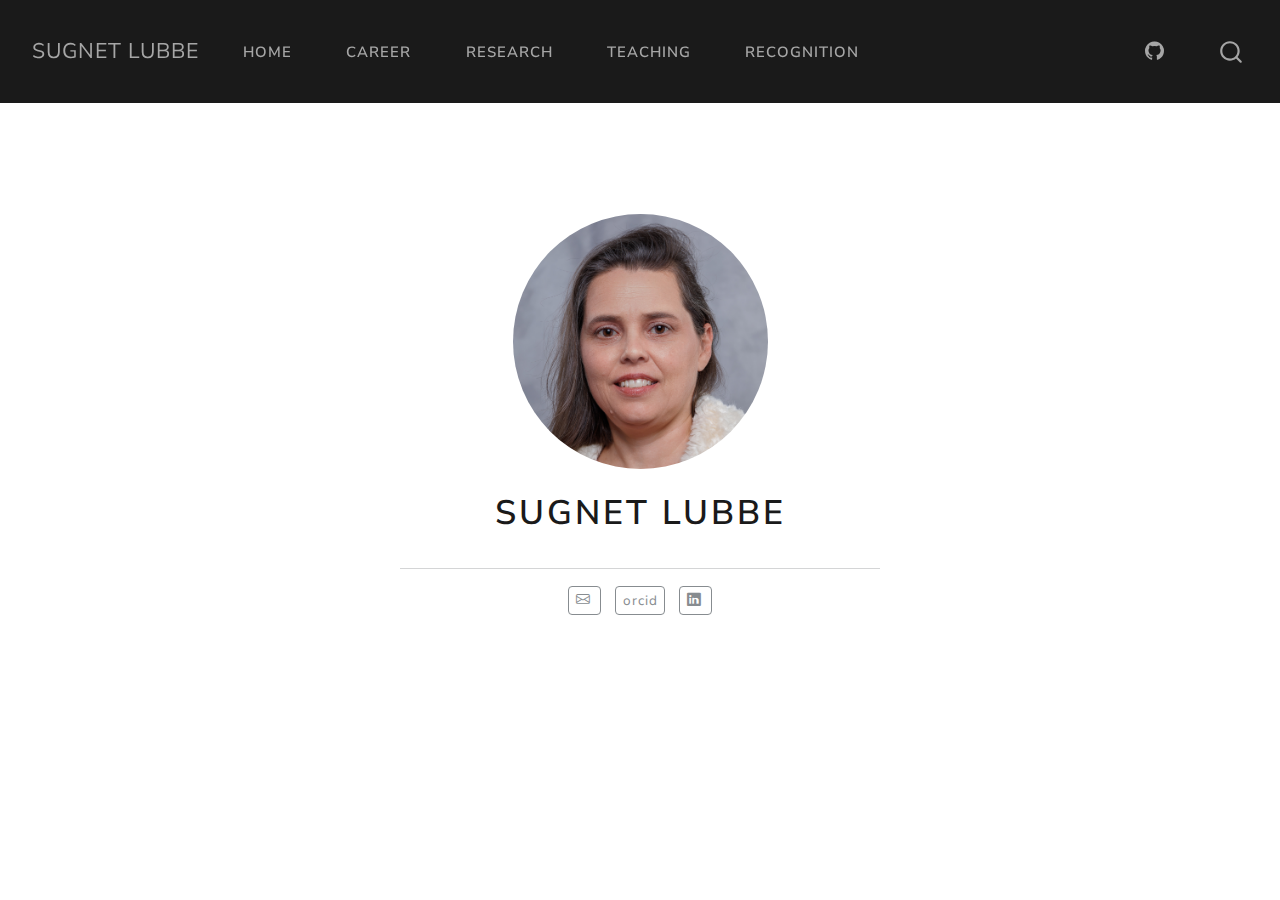
<file: docs/index.html>
<!DOCTYPE html>
<html xmlns="http://www.w3.org/1999/xhtml" lang="en" xml:lang="en"><head>

<meta charset="utf-8">
<meta name="generator" content="quarto-1.8.25">

<meta name="viewport" content="width=device-width, initial-scale=1.0, user-scalable=yes">


<title>Sugnet Lubbe</title>
<style>
code{white-space: pre-wrap;}
span.smallcaps{font-variant: small-caps;}
div.columns{display: flex; gap: min(4vw, 1.5em);}
div.column{flex: auto; overflow-x: auto;}
div.hanging-indent{margin-left: 1.5em; text-indent: -1.5em;}
ul.task-list{list-style: none;}
ul.task-list li input[type="checkbox"] {
  width: 0.8em;
  margin: 0 0.8em 0.2em -1em; /* quarto-specific, see https://github.com/quarto-dev/quarto-cli/issues/4556 */ 
  vertical-align: middle;
}
</style>


<script src="site_libs/quarto-nav/quarto-nav.js"></script>
<script src="site_libs/quarto-nav/headroom.min.js"></script>
<script src="site_libs/clipboard/clipboard.min.js"></script>
<script src="site_libs/quarto-search/autocomplete.umd.js"></script>
<script src="site_libs/quarto-search/fuse.min.js"></script>
<script src="site_libs/quarto-search/quarto-search.js"></script>
<meta name="quarto:offset" content="./">
<link href="./Sugnet.jpg" rel="icon" type="image/jpeg">
<script src="site_libs/quarto-html/quarto.js" type="module"></script>
<script src="site_libs/quarto-html/tabsets/tabsets.js" type="module"></script>
<script src="site_libs/quarto-html/axe/axe-check.js" type="module"></script>
<script src="site_libs/quarto-html/popper.min.js"></script>
<script src="site_libs/quarto-html/tippy.umd.min.js"></script>
<link href="site_libs/quarto-html/tippy.css" rel="stylesheet">
<link href="site_libs/quarto-html/quarto-syntax-highlighting-7b89279ff1a6dce999919e0e67d4d9ec.css" rel="stylesheet" id="quarto-text-highlighting-styles">
<script src="site_libs/bootstrap/bootstrap.min.js"></script>
<link href="site_libs/bootstrap/bootstrap-icons.css" rel="stylesheet">
<link href="site_libs/bootstrap/bootstrap-08e9ca49767b14b18f79b6a0f8533b79.min.css" rel="stylesheet" append-hash="true" id="quarto-bootstrap" data-mode="light">
<script id="quarto-search-options" type="application/json">{
  "location": "navbar",
  "copy-button": false,
  "collapse-after": 3,
  "panel-placement": "end",
  "type": "overlay",
  "limit": 50,
  "keyboard-shortcut": [
    "f",
    "/",
    "s"
  ],
  "show-item-context": false,
  "language": {
    "search-no-results-text": "No results",
    "search-matching-documents-text": "matching documents",
    "search-copy-link-title": "Copy link to search",
    "search-hide-matches-text": "Hide additional matches",
    "search-more-match-text": "more match in this document",
    "search-more-matches-text": "more matches in this document",
    "search-clear-button-title": "Clear",
    "search-text-placeholder": "",
    "search-detached-cancel-button-title": "Cancel",
    "search-submit-button-title": "Submit",
    "search-label": "Search"
  }
}</script>


</head>

<body class="nav-fixed fullcontent quarto-light">

<div id="quarto-search-results"></div>
  <header id="quarto-header" class="headroom fixed-top">
    <nav class="navbar navbar-expand-lg " data-bs-theme="dark">
      <div class="navbar-container container-fluid">
      <div class="navbar-brand-container mx-auto">
    <a href="./index.html" class="navbar-brand navbar-brand-logo">
    </a>
    <a class="navbar-brand" href="./index.html">
    <span class="navbar-title">Sugnet Lubbe</span>
    </a>
  </div>
            <div id="quarto-search" class="" title="Search"></div>
          <button class="navbar-toggler" type="button" data-bs-toggle="collapse" data-bs-target="#navbarCollapse" aria-controls="navbarCollapse" role="menu" aria-expanded="false" aria-label="Toggle navigation" onclick="if (window.quartoToggleHeadroom) { window.quartoToggleHeadroom(); }">
  <span class="navbar-toggler-icon"></span>
</button>
          <div class="collapse navbar-collapse" id="navbarCollapse">
            <ul class="navbar-nav navbar-nav-scroll me-auto">
  <li class="nav-item">
    <a class="nav-link active" href="./index.html" aria-current="page"> 
<span class="menu-text">Home</span></a>
  </li>  
  <li class="nav-item">
    <a class="nav-link" href="./career.html"> 
<span class="menu-text">Career</span></a>
  </li>  
  <li class="nav-item">
    <a class="nav-link" href="./research.html"> 
<span class="menu-text">Research</span></a>
  </li>  
  <li class="nav-item">
    <a class="nav-link" href="./teaching.html"> 
<span class="menu-text">Teaching</span></a>
  </li>  
  <li class="nav-item">
    <a class="nav-link" href="./recognition.html"> 
<span class="menu-text">Recognition</span></a>
  </li>  
</ul>
            <ul class="navbar-nav navbar-nav-scroll ms-auto">
  <li class="nav-item compact">
    <a class="nav-link" href="https://github.com/"> <i class="bi bi-github" role="img">
</i> 
<span class="menu-text"></span></a>
  </li>  
</ul>
          </div> <!-- /navcollapse -->
            <div class="quarto-navbar-tools">
</div>
      </div> <!-- /container-fluid -->
    </nav>
</header>
<!-- content -->
<div id="quarto-content" class="quarto-container page-columns page-rows-contents page-layout-article page-navbar">
<!-- sidebar -->
<!-- margin-sidebar -->
    
<!-- main -->
<main class="content" id="quarto-document-content">




<div class="quarto-about-jolla">
  <img src="Sugnet.jpg" class="about-image
  round " style="height: 15em; width: 15em;">
 <header id="title-block-header" class="quarto-title-block default">
<div class="quarto-title">
<h1 class="title">Sugnet Lubbe</h1>
</div>
<div class="quarto-title-meta">
  </div>
</header><div id="hero-heading">
</div> 
  <hr class="about-sep">
   <div class="about-links">
  <a href="mailto:slubbe@sun.ac.za" class="about-link" rel="" target="">
    <i class="bi bi-envelope"></i>
     <span class="about-link-text"></span>
  </a>
  <a href="https://orcid.org/my-orcid?orcid=0000-0003-2762-9944" class="about-link" rel="" target="">
     <span class="about-link-text">orcid</span>
  </a>
  <a href="https://www.linkedin.com/in/sugnet-lubbe-79085028a/" class="about-link" rel="" target="">
    <i class="bi bi-linkedin"></i>
     <span class="about-link-text"></span>
  </a>
</div>
</div>





</main> <!-- /main -->
<script id="quarto-html-after-body" type="application/javascript">
  window.document.addEventListener("DOMContentLoaded", function (event) {
    const isCodeAnnotation = (el) => {
      for (const clz of el.classList) {
        if (clz.startsWith('code-annotation-')) {                     
          return true;
        }
      }
      return false;
    }
    const onCopySuccess = function(e) {
      // button target
      const button = e.trigger;
      // don't keep focus
      button.blur();
      // flash "checked"
      button.classList.add('code-copy-button-checked');
      var currentTitle = button.getAttribute("title");
      button.setAttribute("title", "Copied!");
      let tooltip;
      if (window.bootstrap) {
        button.setAttribute("data-bs-toggle", "tooltip");
        button.setAttribute("data-bs-placement", "left");
        button.setAttribute("data-bs-title", "Copied!");
        tooltip = new bootstrap.Tooltip(button, 
          { trigger: "manual", 
            customClass: "code-copy-button-tooltip",
            offset: [0, -8]});
        tooltip.show();    
      }
      setTimeout(function() {
        if (tooltip) {
          tooltip.hide();
          button.removeAttribute("data-bs-title");
          button.removeAttribute("data-bs-toggle");
          button.removeAttribute("data-bs-placement");
        }
        button.setAttribute("title", currentTitle);
        button.classList.remove('code-copy-button-checked');
      }, 1000);
      // clear code selection
      e.clearSelection();
    }
    const getTextToCopy = function(trigger) {
      const outerScaffold = trigger.parentElement.cloneNode(true);
      const codeEl = outerScaffold.querySelector('code');
      for (const childEl of codeEl.children) {
        if (isCodeAnnotation(childEl)) {
          childEl.remove();
        }
      }
      return codeEl.innerText;
    }
    const clipboard = new window.ClipboardJS('.code-copy-button:not([data-in-quarto-modal])', {
      text: getTextToCopy
    });
    clipboard.on('success', onCopySuccess);
    if (window.document.getElementById('quarto-embedded-source-code-modal')) {
      const clipboardModal = new window.ClipboardJS('.code-copy-button[data-in-quarto-modal]', {
        text: getTextToCopy,
        container: window.document.getElementById('quarto-embedded-source-code-modal')
      });
      clipboardModal.on('success', onCopySuccess);
    }
      var localhostRegex = new RegExp(/^(?:http|https):\/\/localhost\:?[0-9]*\//);
      var mailtoRegex = new RegExp(/^mailto:/);
        var filterRegex = new RegExp("https:\/\/github\.com\/sugnet\/academic");
      var isInternal = (href) => {
          return filterRegex.test(href) || localhostRegex.test(href) || mailtoRegex.test(href);
      }
      // Inspect non-navigation links and adorn them if external
     var links = window.document.querySelectorAll('a[href]:not(.nav-link):not(.navbar-brand):not(.toc-action):not(.sidebar-link):not(.sidebar-item-toggle):not(.pagination-link):not(.no-external):not([aria-hidden]):not(.dropdown-item):not(.quarto-navigation-tool):not(.about-link)');
      for (var i=0; i<links.length; i++) {
        const link = links[i];
        if (!isInternal(link.href)) {
          // undo the damage that might have been done by quarto-nav.js in the case of
          // links that we want to consider external
          if (link.dataset.originalHref !== undefined) {
            link.href = link.dataset.originalHref;
          }
        }
      }
    function tippyHover(el, contentFn, onTriggerFn, onUntriggerFn) {
      const config = {
        allowHTML: true,
        maxWidth: 500,
        delay: 100,
        arrow: false,
        appendTo: function(el) {
            return el.parentElement;
        },
        interactive: true,
        interactiveBorder: 10,
        theme: 'quarto',
        placement: 'bottom-start',
      };
      if (contentFn) {
        config.content = contentFn;
      }
      if (onTriggerFn) {
        config.onTrigger = onTriggerFn;
      }
      if (onUntriggerFn) {
        config.onUntrigger = onUntriggerFn;
      }
      window.tippy(el, config); 
    }
    const noterefs = window.document.querySelectorAll('a[role="doc-noteref"]');
    for (var i=0; i<noterefs.length; i++) {
      const ref = noterefs[i];
      tippyHover(ref, function() {
        // use id or data attribute instead here
        let href = ref.getAttribute('data-footnote-href') || ref.getAttribute('href');
        try { href = new URL(href).hash; } catch {}
        const id = href.replace(/^#\/?/, "");
        const note = window.document.getElementById(id);
        if (note) {
          return note.innerHTML;
        } else {
          return "";
        }
      });
    }
    const xrefs = window.document.querySelectorAll('a.quarto-xref');
    const processXRef = (id, note) => {
      // Strip column container classes
      const stripColumnClz = (el) => {
        el.classList.remove("page-full", "page-columns");
        if (el.children) {
          for (const child of el.children) {
            stripColumnClz(child);
          }
        }
      }
      stripColumnClz(note)
      if (id === null || id.startsWith('sec-')) {
        // Special case sections, only their first couple elements
        const container = document.createElement("div");
        if (note.children && note.children.length > 2) {
          container.appendChild(note.children[0].cloneNode(true));
          for (let i = 1; i < note.children.length; i++) {
            const child = note.children[i];
            if (child.tagName === "P" && child.innerText === "") {
              continue;
            } else {
              container.appendChild(child.cloneNode(true));
              break;
            }
          }
          if (window.Quarto?.typesetMath) {
            window.Quarto.typesetMath(container);
          }
          return container.innerHTML
        } else {
          if (window.Quarto?.typesetMath) {
            window.Quarto.typesetMath(note);
          }
          return note.innerHTML;
        }
      } else {
        // Remove any anchor links if they are present
        const anchorLink = note.querySelector('a.anchorjs-link');
        if (anchorLink) {
          anchorLink.remove();
        }
        if (window.Quarto?.typesetMath) {
          window.Quarto.typesetMath(note);
        }
        if (note.classList.contains("callout")) {
          return note.outerHTML;
        } else {
          return note.innerHTML;
        }
      }
    }
    for (var i=0; i<xrefs.length; i++) {
      const xref = xrefs[i];
      tippyHover(xref, undefined, function(instance) {
        instance.disable();
        let url = xref.getAttribute('href');
        let hash = undefined; 
        if (url.startsWith('#')) {
          hash = url;
        } else {
          try { hash = new URL(url).hash; } catch {}
        }
        if (hash) {
          const id = hash.replace(/^#\/?/, "");
          const note = window.document.getElementById(id);
          if (note !== null) {
            try {
              const html = processXRef(id, note.cloneNode(true));
              instance.setContent(html);
            } finally {
              instance.enable();
              instance.show();
            }
          } else {
            // See if we can fetch this
            fetch(url.split('#')[0])
            .then(res => res.text())
            .then(html => {
              const parser = new DOMParser();
              const htmlDoc = parser.parseFromString(html, "text/html");
              const note = htmlDoc.getElementById(id);
              if (note !== null) {
                const html = processXRef(id, note);
                instance.setContent(html);
              } 
            }).finally(() => {
              instance.enable();
              instance.show();
            });
          }
        } else {
          // See if we can fetch a full url (with no hash to target)
          // This is a special case and we should probably do some content thinning / targeting
          fetch(url)
          .then(res => res.text())
          .then(html => {
            const parser = new DOMParser();
            const htmlDoc = parser.parseFromString(html, "text/html");
            const note = htmlDoc.querySelector('main.content');
            if (note !== null) {
              // This should only happen for chapter cross references
              // (since there is no id in the URL)
              // remove the first header
              if (note.children.length > 0 && note.children[0].tagName === "HEADER") {
                note.children[0].remove();
              }
              const html = processXRef(null, note);
              instance.setContent(html);
            } 
          }).finally(() => {
            instance.enable();
            instance.show();
          });
        }
      }, function(instance) {
      });
    }
        let selectedAnnoteEl;
        const selectorForAnnotation = ( cell, annotation) => {
          let cellAttr = 'data-code-cell="' + cell + '"';
          let lineAttr = 'data-code-annotation="' +  annotation + '"';
          const selector = 'span[' + cellAttr + '][' + lineAttr + ']';
          return selector;
        }
        const selectCodeLines = (annoteEl) => {
          const doc = window.document;
          const targetCell = annoteEl.getAttribute("data-target-cell");
          const targetAnnotation = annoteEl.getAttribute("data-target-annotation");
          const annoteSpan = window.document.querySelector(selectorForAnnotation(targetCell, targetAnnotation));
          const lines = annoteSpan.getAttribute("data-code-lines").split(",");
          const lineIds = lines.map((line) => {
            return targetCell + "-" + line;
          })
          let top = null;
          let height = null;
          let parent = null;
          if (lineIds.length > 0) {
              //compute the position of the single el (top and bottom and make a div)
              const el = window.document.getElementById(lineIds[0]);
              top = el.offsetTop;
              height = el.offsetHeight;
              parent = el.parentElement.parentElement;
            if (lineIds.length > 1) {
              const lastEl = window.document.getElementById(lineIds[lineIds.length - 1]);
              const bottom = lastEl.offsetTop + lastEl.offsetHeight;
              height = bottom - top;
            }
            if (top !== null && height !== null && parent !== null) {
              // cook up a div (if necessary) and position it 
              let div = window.document.getElementById("code-annotation-line-highlight");
              if (div === null) {
                div = window.document.createElement("div");
                div.setAttribute("id", "code-annotation-line-highlight");
                div.style.position = 'absolute';
                parent.appendChild(div);
              }
              div.style.top = top - 2 + "px";
              div.style.height = height + 4 + "px";
              div.style.left = 0;
              let gutterDiv = window.document.getElementById("code-annotation-line-highlight-gutter");
              if (gutterDiv === null) {
                gutterDiv = window.document.createElement("div");
                gutterDiv.setAttribute("id", "code-annotation-line-highlight-gutter");
                gutterDiv.style.position = 'absolute';
                const codeCell = window.document.getElementById(targetCell);
                const gutter = codeCell.querySelector('.code-annotation-gutter');
                gutter.appendChild(gutterDiv);
              }
              gutterDiv.style.top = top - 2 + "px";
              gutterDiv.style.height = height + 4 + "px";
            }
            selectedAnnoteEl = annoteEl;
          }
        };
        const unselectCodeLines = () => {
          const elementsIds = ["code-annotation-line-highlight", "code-annotation-line-highlight-gutter"];
          elementsIds.forEach((elId) => {
            const div = window.document.getElementById(elId);
            if (div) {
              div.remove();
            }
          });
          selectedAnnoteEl = undefined;
        };
          // Handle positioning of the toggle
      window.addEventListener(
        "resize",
        throttle(() => {
          elRect = undefined;
          if (selectedAnnoteEl) {
            selectCodeLines(selectedAnnoteEl);
          }
        }, 10)
      );
      function throttle(fn, ms) {
      let throttle = false;
      let timer;
        return (...args) => {
          if(!throttle) { // first call gets through
              fn.apply(this, args);
              throttle = true;
          } else { // all the others get throttled
              if(timer) clearTimeout(timer); // cancel #2
              timer = setTimeout(() => {
                fn.apply(this, args);
                timer = throttle = false;
              }, ms);
          }
        };
      }
        // Attach click handler to the DT
        const annoteDls = window.document.querySelectorAll('dt[data-target-cell]');
        for (const annoteDlNode of annoteDls) {
          annoteDlNode.addEventListener('click', (event) => {
            const clickedEl = event.target;
            if (clickedEl !== selectedAnnoteEl) {
              unselectCodeLines();
              const activeEl = window.document.querySelector('dt[data-target-cell].code-annotation-active');
              if (activeEl) {
                activeEl.classList.remove('code-annotation-active');
              }
              selectCodeLines(clickedEl);
              clickedEl.classList.add('code-annotation-active');
            } else {
              // Unselect the line
              unselectCodeLines();
              clickedEl.classList.remove('code-annotation-active');
            }
          });
        }
    const findCites = (el) => {
      const parentEl = el.parentElement;
      if (parentEl) {
        const cites = parentEl.dataset.cites;
        if (cites) {
          return {
            el,
            cites: cites.split(' ')
          };
        } else {
          return findCites(el.parentElement)
        }
      } else {
        return undefined;
      }
    };
    var bibliorefs = window.document.querySelectorAll('a[role="doc-biblioref"]');
    for (var i=0; i<bibliorefs.length; i++) {
      const ref = bibliorefs[i];
      const citeInfo = findCites(ref);
      if (citeInfo) {
        tippyHover(citeInfo.el, function() {
          var popup = window.document.createElement('div');
          citeInfo.cites.forEach(function(cite) {
            var citeDiv = window.document.createElement('div');
            citeDiv.classList.add('hanging-indent');
            citeDiv.classList.add('csl-entry');
            var biblioDiv = window.document.getElementById('ref-' + cite);
            if (biblioDiv) {
              citeDiv.innerHTML = biblioDiv.innerHTML;
            }
            popup.appendChild(citeDiv);
          });
          return popup.innerHTML;
        });
      }
    }
  });
  </script>
</div> <!-- /content -->




</body></html>
</file>
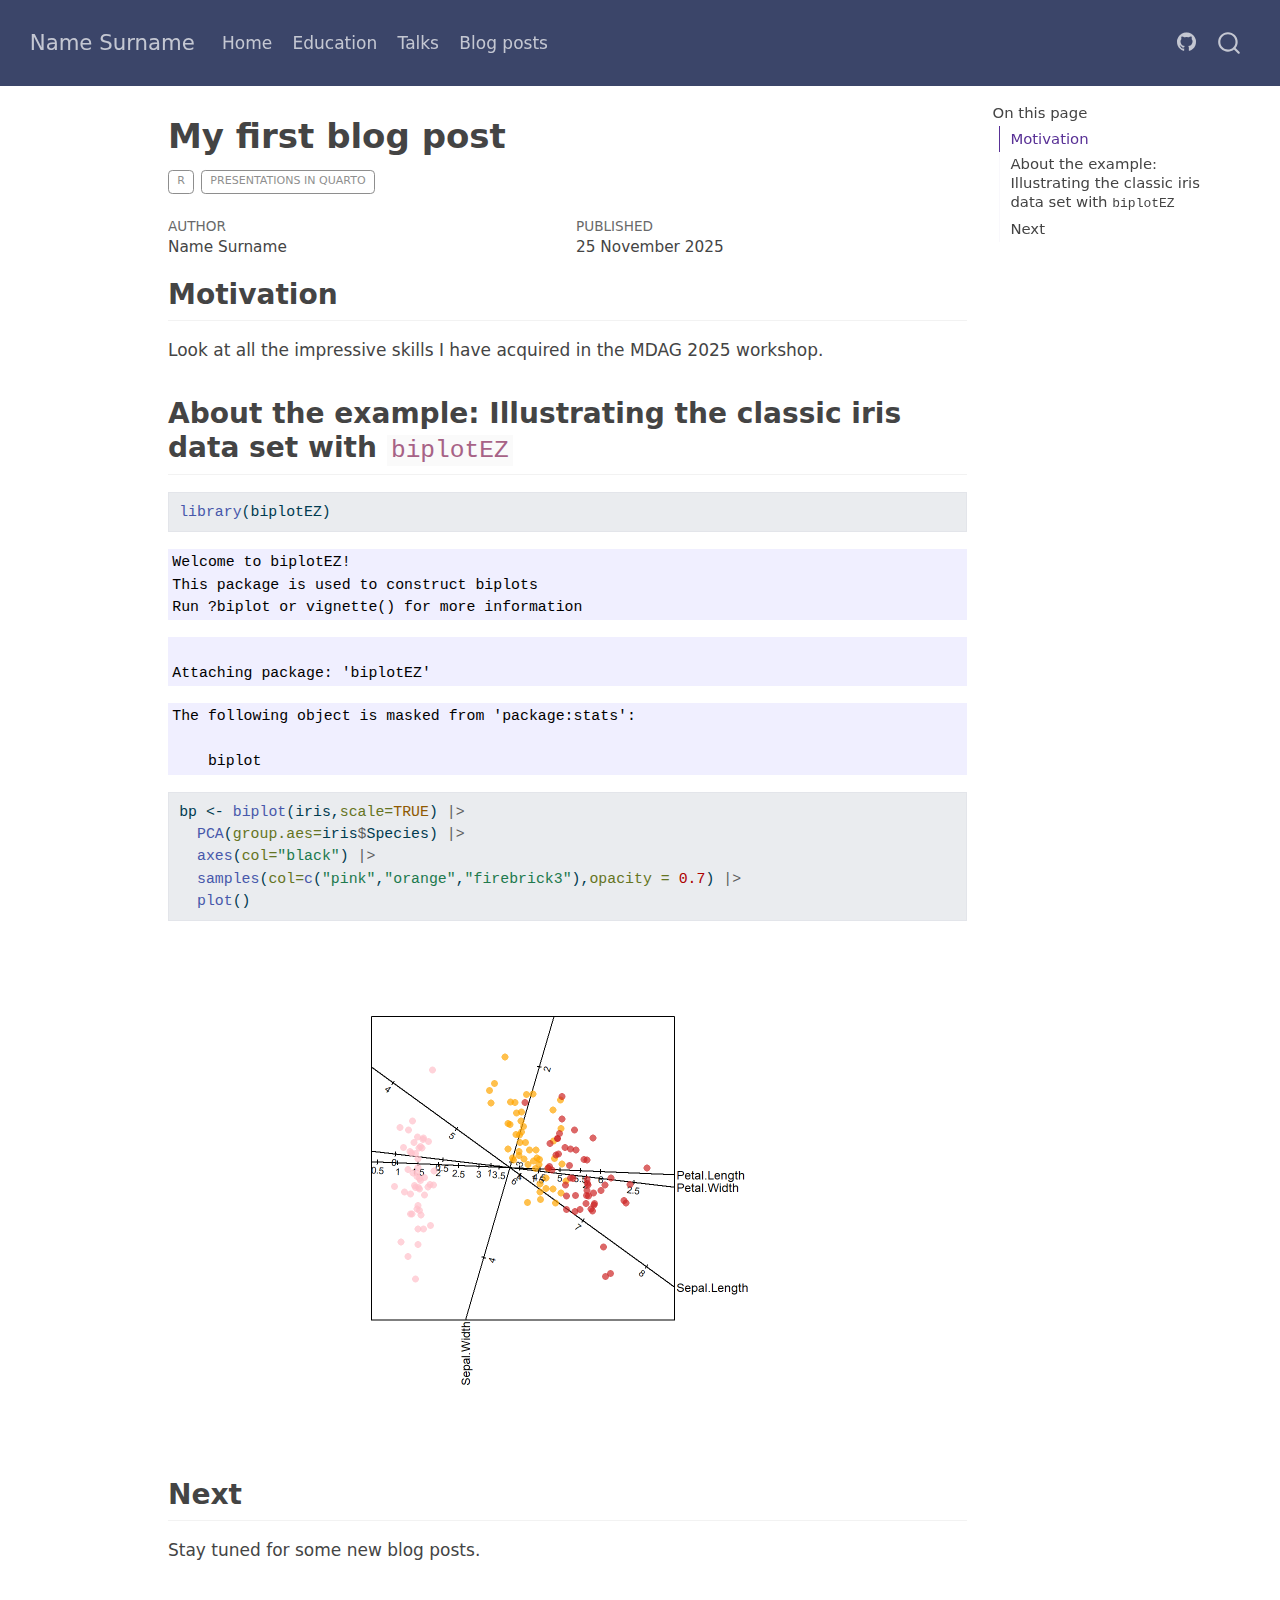
<file: docs/posts/2025-11-25-my-first-blog-post/index.html>
<!DOCTYPE html>
<html xmlns="http://www.w3.org/1999/xhtml" lang="en" xml:lang="en"><head>

<meta charset="utf-8">
<meta name="generator" content="quarto-1.6.42">

<meta name="viewport" content="width=device-width, initial-scale=1.0, user-scalable=yes">

<meta name="author" content="Name Surname">
<meta name="dcterms.date" content="2025-11-25">

<title>My first blog post – Name Surname</title>
<style>
code{white-space: pre-wrap;}
span.smallcaps{font-variant: small-caps;}
div.columns{display: flex; gap: min(4vw, 1.5em);}
div.column{flex: auto; overflow-x: auto;}
div.hanging-indent{margin-left: 1.5em; text-indent: -1.5em;}
ul.task-list{list-style: none;}
ul.task-list li input[type="checkbox"] {
  width: 0.8em;
  margin: 0 0.8em 0.2em -1em; /* quarto-specific, see https://github.com/quarto-dev/quarto-cli/issues/4556 */ 
  vertical-align: middle;
}
/* CSS for syntax highlighting */
pre > code.sourceCode { white-space: pre; position: relative; }
pre > code.sourceCode > span { line-height: 1.25; }
pre > code.sourceCode > span:empty { height: 1.2em; }
.sourceCode { overflow: visible; }
code.sourceCode > span { color: inherit; text-decoration: inherit; }
div.sourceCode { margin: 1em 0; }
pre.sourceCode { margin: 0; }
@media screen {
div.sourceCode { overflow: auto; }
}
@media print {
pre > code.sourceCode { white-space: pre-wrap; }
pre > code.sourceCode > span { display: inline-block; text-indent: -5em; padding-left: 5em; }
}
pre.numberSource code
  { counter-reset: source-line 0; }
pre.numberSource code > span
  { position: relative; left: -4em; counter-increment: source-line; }
pre.numberSource code > span > a:first-child::before
  { content: counter(source-line);
    position: relative; left: -1em; text-align: right; vertical-align: baseline;
    border: none; display: inline-block;
    -webkit-touch-callout: none; -webkit-user-select: none;
    -khtml-user-select: none; -moz-user-select: none;
    -ms-user-select: none; user-select: none;
    padding: 0 4px; width: 4em;
  }
pre.numberSource { margin-left: 3em;  padding-left: 4px; }
div.sourceCode
  {   }
@media screen {
pre > code.sourceCode > span > a:first-child::before { text-decoration: underline; }
}
</style>


<script src="../../site_libs/quarto-nav/quarto-nav.js"></script>
<script src="../../site_libs/quarto-nav/headroom.min.js"></script>
<script src="../../site_libs/clipboard/clipboard.min.js"></script>
<script src="../../site_libs/quarto-search/autocomplete.umd.js"></script>
<script src="../../site_libs/quarto-search/fuse.min.js"></script>
<script src="../../site_libs/quarto-search/quarto-search.js"></script>
<meta name="quarto:offset" content="../../">
<link href="../../logo.png" rel="icon" type="image/png">
<script src="../../site_libs/quarto-html/quarto.js"></script>
<script src="../../site_libs/quarto-html/popper.min.js"></script>
<script src="../../site_libs/quarto-html/tippy.umd.min.js"></script>
<script src="../../site_libs/quarto-html/anchor.min.js"></script>
<link href="../../site_libs/quarto-html/tippy.css" rel="stylesheet">
<link href="../../site_libs/quarto-html/quarto-syntax-highlighting-2f5df379a58b258e96c21c0638c20c03.css" rel="stylesheet" id="quarto-text-highlighting-styles">
<script src="../../site_libs/bootstrap/bootstrap.min.js"></script>
<link href="../../site_libs/bootstrap/bootstrap-icons.css" rel="stylesheet">
<link href="../../site_libs/bootstrap/bootstrap-346a88f88b7b8c9670afeb68690d968c.min.css" rel="stylesheet" append-hash="true" id="quarto-bootstrap" data-mode="light">
<script id="quarto-search-options" type="application/json">{
  "location": "navbar",
  "copy-button": false,
  "collapse-after": 3,
  "panel-placement": "end",
  "type": "overlay",
  "limit": 50,
  "keyboard-shortcut": [
    "f",
    "/",
    "s"
  ],
  "show-item-context": false,
  "language": {
    "search-no-results-text": "No results",
    "search-matching-documents-text": "matching documents",
    "search-copy-link-title": "Copy link to search",
    "search-hide-matches-text": "Hide additional matches",
    "search-more-match-text": "more match in this document",
    "search-more-matches-text": "more matches in this document",
    "search-clear-button-title": "Clear",
    "search-text-placeholder": "",
    "search-detached-cancel-button-title": "Cancel",
    "search-submit-button-title": "Submit",
    "search-label": "Search"
  }
}</script>


</head>

<body class="nav-fixed">

<div id="quarto-search-results"></div>
  <header id="quarto-header" class="headroom fixed-top">
    <nav class="navbar navbar-expand-lg " data-bs-theme="dark">
      <div class="navbar-container container-fluid">
      <div class="navbar-brand-container mx-auto">
    <a class="navbar-brand" href="../../index.html">
    <span class="navbar-title">Name Surname</span>
    </a>
  </div>
            <div id="quarto-search" class="" title="Search"></div>
          <button class="navbar-toggler" type="button" data-bs-toggle="collapse" data-bs-target="#navbarCollapse" aria-controls="navbarCollapse" role="menu" aria-expanded="false" aria-label="Toggle navigation" onclick="if (window.quartoToggleHeadroom) { window.quartoToggleHeadroom(); }">
  <span class="navbar-toggler-icon"></span>
</button>
          <div class="collapse navbar-collapse" id="navbarCollapse">
            <ul class="navbar-nav navbar-nav-scroll me-auto">
  <li class="nav-item">
    <a class="nav-link" href="../../index.html"> 
<span class="menu-text">Home</span></a>
  </li>  
  <li class="nav-item">
    <a class="nav-link" href="../../education.html"> 
<span class="menu-text">Education</span></a>
  </li>  
  <li class="nav-item">
    <a class="nav-link" href="../../talks.html"> 
<span class="menu-text">Talks</span></a>
  </li>  
  <li class="nav-item">
    <a class="nav-link" href="../../blog.html"> 
<span class="menu-text">Blog posts</span></a>
  </li>  
</ul>
            <ul class="navbar-nav navbar-nav-scroll ms-auto">
  <li class="nav-item compact">
    <a class="nav-link" href="https://github.com/"> <i class="bi bi-github" role="img">
</i> 
<span class="menu-text"></span></a>
  </li>  
</ul>
          </div> <!-- /navcollapse -->
            <div class="quarto-navbar-tools">
</div>
      </div> <!-- /container-fluid -->
    </nav>
</header>
<!-- content -->
<div id="quarto-content" class="quarto-container page-columns page-rows-contents page-layout-article page-navbar">
<!-- sidebar -->
<!-- margin-sidebar -->
    <div id="quarto-margin-sidebar" class="sidebar margin-sidebar">
        <nav id="TOC" role="doc-toc" class="toc-active">
    <h2 id="toc-title">On this page</h2>
   
  <ul>
  <li><a href="#motivation" id="toc-motivation" class="nav-link active" data-scroll-target="#motivation">Motivation</a></li>
  <li><a href="#about-the-example-illustrating-the-classic-iris-data-set-with-biplotez" id="toc-about-the-example-illustrating-the-classic-iris-data-set-with-biplotez" class="nav-link" data-scroll-target="#about-the-example-illustrating-the-classic-iris-data-set-with-biplotez">About the example: Illustrating the classic iris data set with <code>biplotEZ</code></a></li>
  <li><a href="#next" id="toc-next" class="nav-link" data-scroll-target="#next">Next</a></li>
  </ul>
</nav>
    </div>
<!-- main -->
<main class="content" id="quarto-document-content">

<header id="title-block-header" class="quarto-title-block default">
<div class="quarto-title">
<h1 class="title">My first blog post</h1>
  <div class="quarto-categories">
    <div class="quarto-category">R</div>
    <div class="quarto-category">Presentations in Quarto</div>
  </div>
  </div>



<div class="quarto-title-meta">

    <div>
    <div class="quarto-title-meta-heading">Author</div>
    <div class="quarto-title-meta-contents">
             <p>Name Surname </p>
          </div>
  </div>
    
    <div>
    <div class="quarto-title-meta-heading">Published</div>
    <div class="quarto-title-meta-contents">
      <p class="date">25 November 2025</p>
    </div>
  </div>
  
    
  </div>
  


</header>


<section id="motivation" class="level2">
<h2 class="anchored" data-anchor-id="motivation">Motivation</h2>
<p>Look at all the impressive skills I have acquired in the MDAG 2025 workshop.</p>
</section>
<section id="about-the-example-illustrating-the-classic-iris-data-set-with-biplotez" class="level2">
<h2 class="anchored" data-anchor-id="about-the-example-illustrating-the-classic-iris-data-set-with-biplotez">About the example: Illustrating the classic iris data set with <code>biplotEZ</code></h2>
<div class="cell">
<div class="sourceCode cell-code" id="cb1"><pre class="sourceCode r code-with-copy"><code class="sourceCode r"><span id="cb1-1"><a href="#cb1-1" aria-hidden="true" tabindex="-1"></a><span class="fu">library</span>(biplotEZ)</span></code><button title="Copy to Clipboard" class="code-copy-button"><i class="bi"></i></button></pre></div>
<div class="cell-output cell-output-stderr">
<pre><code>Welcome to biplotEZ! 
This package is used to construct biplots 
Run ?biplot or vignette() for more information</code></pre>
</div>
<div class="cell-output cell-output-stderr">
<pre><code>
Attaching package: 'biplotEZ'</code></pre>
</div>
<div class="cell-output cell-output-stderr">
<pre><code>The following object is masked from 'package:stats':

    biplot</code></pre>
</div>
<div class="sourceCode cell-code" id="cb5"><pre class="sourceCode r code-with-copy"><code class="sourceCode r"><span id="cb5-1"><a href="#cb5-1" aria-hidden="true" tabindex="-1"></a>bp <span class="ot">&lt;-</span> <span class="fu">biplot</span>(iris,<span class="at">scale=</span><span class="cn">TRUE</span>) <span class="sc">|&gt;</span> </span>
<span id="cb5-2"><a href="#cb5-2" aria-hidden="true" tabindex="-1"></a>  <span class="fu">PCA</span>(<span class="at">group.aes=</span>iris<span class="sc">$</span>Species) <span class="sc">|&gt;</span> </span>
<span id="cb5-3"><a href="#cb5-3" aria-hidden="true" tabindex="-1"></a>  <span class="fu">axes</span>(<span class="at">col=</span><span class="st">"black"</span>) <span class="sc">|&gt;</span> </span>
<span id="cb5-4"><a href="#cb5-4" aria-hidden="true" tabindex="-1"></a>  <span class="fu">samples</span>(<span class="at">col=</span><span class="fu">c</span>(<span class="st">"pink"</span>,<span class="st">"orange"</span>,<span class="st">"firebrick3"</span>),<span class="at">opacity =</span> <span class="fl">0.7</span>) <span class="sc">|&gt;</span></span>
<span id="cb5-5"><a href="#cb5-5" aria-hidden="true" tabindex="-1"></a>  <span class="fu">plot</span>()</span></code><button title="Copy to Clipboard" class="code-copy-button"><i class="bi"></i></button></pre></div>
<div class="cell-output-display">
<div>
<figure class="figure">
<p><img src="index_files/figure-html/unnamed-chunk-1-1.png" class="img-fluid figure-img" width="672"></p>
</figure>
</div>
</div>
</div>
</section>
<section id="next" class="level2">
<h2 class="anchored" data-anchor-id="next">Next</h2>
<p>Stay tuned for some new blog posts.</p>


</section>

</main> <!-- /main -->
<script id="quarto-html-after-body" type="application/javascript">
window.document.addEventListener("DOMContentLoaded", function (event) {
  const toggleBodyColorMode = (bsSheetEl) => {
    const mode = bsSheetEl.getAttribute("data-mode");
    const bodyEl = window.document.querySelector("body");
    if (mode === "dark") {
      bodyEl.classList.add("quarto-dark");
      bodyEl.classList.remove("quarto-light");
    } else {
      bodyEl.classList.add("quarto-light");
      bodyEl.classList.remove("quarto-dark");
    }
  }
  const toggleBodyColorPrimary = () => {
    const bsSheetEl = window.document.querySelector("link#quarto-bootstrap");
    if (bsSheetEl) {
      toggleBodyColorMode(bsSheetEl);
    }
  }
  toggleBodyColorPrimary();  
  const icon = "";
  const anchorJS = new window.AnchorJS();
  anchorJS.options = {
    placement: 'right',
    icon: icon
  };
  anchorJS.add('.anchored');
  const isCodeAnnotation = (el) => {
    for (const clz of el.classList) {
      if (clz.startsWith('code-annotation-')) {                     
        return true;
      }
    }
    return false;
  }
  const onCopySuccess = function(e) {
    // button target
    const button = e.trigger;
    // don't keep focus
    button.blur();
    // flash "checked"
    button.classList.add('code-copy-button-checked');
    var currentTitle = button.getAttribute("title");
    button.setAttribute("title", "Copied!");
    let tooltip;
    if (window.bootstrap) {
      button.setAttribute("data-bs-toggle", "tooltip");
      button.setAttribute("data-bs-placement", "left");
      button.setAttribute("data-bs-title", "Copied!");
      tooltip = new bootstrap.Tooltip(button, 
        { trigger: "manual", 
          customClass: "code-copy-button-tooltip",
          offset: [0, -8]});
      tooltip.show();    
    }
    setTimeout(function() {
      if (tooltip) {
        tooltip.hide();
        button.removeAttribute("data-bs-title");
        button.removeAttribute("data-bs-toggle");
        button.removeAttribute("data-bs-placement");
      }
      button.setAttribute("title", currentTitle);
      button.classList.remove('code-copy-button-checked');
    }, 1000);
    // clear code selection
    e.clearSelection();
  }
  const getTextToCopy = function(trigger) {
      const codeEl = trigger.previousElementSibling.cloneNode(true);
      for (const childEl of codeEl.children) {
        if (isCodeAnnotation(childEl)) {
          childEl.remove();
        }
      }
      return codeEl.innerText;
  }
  const clipboard = new window.ClipboardJS('.code-copy-button:not([data-in-quarto-modal])', {
    text: getTextToCopy
  });
  clipboard.on('success', onCopySuccess);
  if (window.document.getElementById('quarto-embedded-source-code-modal')) {
    const clipboardModal = new window.ClipboardJS('.code-copy-button[data-in-quarto-modal]', {
      text: getTextToCopy,
      container: window.document.getElementById('quarto-embedded-source-code-modal')
    });
    clipboardModal.on('success', onCopySuccess);
  }
    var localhostRegex = new RegExp(/^(?:http|https):\/\/localhost\:?[0-9]*\//);
    var mailtoRegex = new RegExp(/^mailto:/);
      var filterRegex = new RegExp('/' + window.location.host + '/');
    var isInternal = (href) => {
        return filterRegex.test(href) || localhostRegex.test(href) || mailtoRegex.test(href);
    }
    // Inspect non-navigation links and adorn them if external
 	var links = window.document.querySelectorAll('a[href]:not(.nav-link):not(.navbar-brand):not(.toc-action):not(.sidebar-link):not(.sidebar-item-toggle):not(.pagination-link):not(.no-external):not([aria-hidden]):not(.dropdown-item):not(.quarto-navigation-tool):not(.about-link)');
    for (var i=0; i<links.length; i++) {
      const link = links[i];
      if (!isInternal(link.href)) {
        // undo the damage that might have been done by quarto-nav.js in the case of
        // links that we want to consider external
        if (link.dataset.originalHref !== undefined) {
          link.href = link.dataset.originalHref;
        }
      }
    }
  function tippyHover(el, contentFn, onTriggerFn, onUntriggerFn) {
    const config = {
      allowHTML: true,
      maxWidth: 500,
      delay: 100,
      arrow: false,
      appendTo: function(el) {
          return el.parentElement;
      },
      interactive: true,
      interactiveBorder: 10,
      theme: 'quarto',
      placement: 'bottom-start',
    };
    if (contentFn) {
      config.content = contentFn;
    }
    if (onTriggerFn) {
      config.onTrigger = onTriggerFn;
    }
    if (onUntriggerFn) {
      config.onUntrigger = onUntriggerFn;
    }
    window.tippy(el, config); 
  }
  const noterefs = window.document.querySelectorAll('a[role="doc-noteref"]');
  for (var i=0; i<noterefs.length; i++) {
    const ref = noterefs[i];
    tippyHover(ref, function() {
      // use id or data attribute instead here
      let href = ref.getAttribute('data-footnote-href') || ref.getAttribute('href');
      try { href = new URL(href).hash; } catch {}
      const id = href.replace(/^#\/?/, "");
      const note = window.document.getElementById(id);
      if (note) {
        return note.innerHTML;
      } else {
        return "";
      }
    });
  }
  const xrefs = window.document.querySelectorAll('a.quarto-xref');
  const processXRef = (id, note) => {
    // Strip column container classes
    const stripColumnClz = (el) => {
      el.classList.remove("page-full", "page-columns");
      if (el.children) {
        for (const child of el.children) {
          stripColumnClz(child);
        }
      }
    }
    stripColumnClz(note)
    if (id === null || id.startsWith('sec-')) {
      // Special case sections, only their first couple elements
      const container = document.createElement("div");
      if (note.children && note.children.length > 2) {
        container.appendChild(note.children[0].cloneNode(true));
        for (let i = 1; i < note.children.length; i++) {
          const child = note.children[i];
          if (child.tagName === "P" && child.innerText === "") {
            continue;
          } else {
            container.appendChild(child.cloneNode(true));
            break;
          }
        }
        if (window.Quarto?.typesetMath) {
          window.Quarto.typesetMath(container);
        }
        return container.innerHTML
      } else {
        if (window.Quarto?.typesetMath) {
          window.Quarto.typesetMath(note);
        }
        return note.innerHTML;
      }
    } else {
      // Remove any anchor links if they are present
      const anchorLink = note.querySelector('a.anchorjs-link');
      if (anchorLink) {
        anchorLink.remove();
      }
      if (window.Quarto?.typesetMath) {
        window.Quarto.typesetMath(note);
      }
      if (note.classList.contains("callout")) {
        return note.outerHTML;
      } else {
        return note.innerHTML;
      }
    }
  }
  for (var i=0; i<xrefs.length; i++) {
    const xref = xrefs[i];
    tippyHover(xref, undefined, function(instance) {
      instance.disable();
      let url = xref.getAttribute('href');
      let hash = undefined; 
      if (url.startsWith('#')) {
        hash = url;
      } else {
        try { hash = new URL(url).hash; } catch {}
      }
      if (hash) {
        const id = hash.replace(/^#\/?/, "");
        const note = window.document.getElementById(id);
        if (note !== null) {
          try {
            const html = processXRef(id, note.cloneNode(true));
            instance.setContent(html);
          } finally {
            instance.enable();
            instance.show();
          }
        } else {
          // See if we can fetch this
          fetch(url.split('#')[0])
          .then(res => res.text())
          .then(html => {
            const parser = new DOMParser();
            const htmlDoc = parser.parseFromString(html, "text/html");
            const note = htmlDoc.getElementById(id);
            if (note !== null) {
              const html = processXRef(id, note);
              instance.setContent(html);
            } 
          }).finally(() => {
            instance.enable();
            instance.show();
          });
        }
      } else {
        // See if we can fetch a full url (with no hash to target)
        // This is a special case and we should probably do some content thinning / targeting
        fetch(url)
        .then(res => res.text())
        .then(html => {
          const parser = new DOMParser();
          const htmlDoc = parser.parseFromString(html, "text/html");
          const note = htmlDoc.querySelector('main.content');
          if (note !== null) {
            // This should only happen for chapter cross references
            // (since there is no id in the URL)
            // remove the first header
            if (note.children.length > 0 && note.children[0].tagName === "HEADER") {
              note.children[0].remove();
            }
            const html = processXRef(null, note);
            instance.setContent(html);
          } 
        }).finally(() => {
          instance.enable();
          instance.show();
        });
      }
    }, function(instance) {
    });
  }
      let selectedAnnoteEl;
      const selectorForAnnotation = ( cell, annotation) => {
        let cellAttr = 'data-code-cell="' + cell + '"';
        let lineAttr = 'data-code-annotation="' +  annotation + '"';
        const selector = 'span[' + cellAttr + '][' + lineAttr + ']';
        return selector;
      }
      const selectCodeLines = (annoteEl) => {
        const doc = window.document;
        const targetCell = annoteEl.getAttribute("data-target-cell");
        const targetAnnotation = annoteEl.getAttribute("data-target-annotation");
        const annoteSpan = window.document.querySelector(selectorForAnnotation(targetCell, targetAnnotation));
        const lines = annoteSpan.getAttribute("data-code-lines").split(",");
        const lineIds = lines.map((line) => {
          return targetCell + "-" + line;
        })
        let top = null;
        let height = null;
        let parent = null;
        if (lineIds.length > 0) {
            //compute the position of the single el (top and bottom and make a div)
            const el = window.document.getElementById(lineIds[0]);
            top = el.offsetTop;
            height = el.offsetHeight;
            parent = el.parentElement.parentElement;
          if (lineIds.length > 1) {
            const lastEl = window.document.getElementById(lineIds[lineIds.length - 1]);
            const bottom = lastEl.offsetTop + lastEl.offsetHeight;
            height = bottom - top;
          }
          if (top !== null && height !== null && parent !== null) {
            // cook up a div (if necessary) and position it 
            let div = window.document.getElementById("code-annotation-line-highlight");
            if (div === null) {
              div = window.document.createElement("div");
              div.setAttribute("id", "code-annotation-line-highlight");
              div.style.position = 'absolute';
              parent.appendChild(div);
            }
            div.style.top = top - 2 + "px";
            div.style.height = height + 4 + "px";
            div.style.left = 0;
            let gutterDiv = window.document.getElementById("code-annotation-line-highlight-gutter");
            if (gutterDiv === null) {
              gutterDiv = window.document.createElement("div");
              gutterDiv.setAttribute("id", "code-annotation-line-highlight-gutter");
              gutterDiv.style.position = 'absolute';
              const codeCell = window.document.getElementById(targetCell);
              const gutter = codeCell.querySelector('.code-annotation-gutter');
              gutter.appendChild(gutterDiv);
            }
            gutterDiv.style.top = top - 2 + "px";
            gutterDiv.style.height = height + 4 + "px";
          }
          selectedAnnoteEl = annoteEl;
        }
      };
      const unselectCodeLines = () => {
        const elementsIds = ["code-annotation-line-highlight", "code-annotation-line-highlight-gutter"];
        elementsIds.forEach((elId) => {
          const div = window.document.getElementById(elId);
          if (div) {
            div.remove();
          }
        });
        selectedAnnoteEl = undefined;
      };
        // Handle positioning of the toggle
    window.addEventListener(
      "resize",
      throttle(() => {
        elRect = undefined;
        if (selectedAnnoteEl) {
          selectCodeLines(selectedAnnoteEl);
        }
      }, 10)
    );
    function throttle(fn, ms) {
    let throttle = false;
    let timer;
      return (...args) => {
        if(!throttle) { // first call gets through
            fn.apply(this, args);
            throttle = true;
        } else { // all the others get throttled
            if(timer) clearTimeout(timer); // cancel #2
            timer = setTimeout(() => {
              fn.apply(this, args);
              timer = throttle = false;
            }, ms);
        }
      };
    }
      // Attach click handler to the DT
      const annoteDls = window.document.querySelectorAll('dt[data-target-cell]');
      for (const annoteDlNode of annoteDls) {
        annoteDlNode.addEventListener('click', (event) => {
          const clickedEl = event.target;
          if (clickedEl !== selectedAnnoteEl) {
            unselectCodeLines();
            const activeEl = window.document.querySelector('dt[data-target-cell].code-annotation-active');
            if (activeEl) {
              activeEl.classList.remove('code-annotation-active');
            }
            selectCodeLines(clickedEl);
            clickedEl.classList.add('code-annotation-active');
          } else {
            // Unselect the line
            unselectCodeLines();
            clickedEl.classList.remove('code-annotation-active');
          }
        });
      }
  const findCites = (el) => {
    const parentEl = el.parentElement;
    if (parentEl) {
      const cites = parentEl.dataset.cites;
      if (cites) {
        return {
          el,
          cites: cites.split(' ')
        };
      } else {
        return findCites(el.parentElement)
      }
    } else {
      return undefined;
    }
  };
  var bibliorefs = window.document.querySelectorAll('a[role="doc-biblioref"]');
  for (var i=0; i<bibliorefs.length; i++) {
    const ref = bibliorefs[i];
    const citeInfo = findCites(ref);
    if (citeInfo) {
      tippyHover(citeInfo.el, function() {
        var popup = window.document.createElement('div');
        citeInfo.cites.forEach(function(cite) {
          var citeDiv = window.document.createElement('div');
          citeDiv.classList.add('hanging-indent');
          citeDiv.classList.add('csl-entry');
          var biblioDiv = window.document.getElementById('ref-' + cite);
          if (biblioDiv) {
            citeDiv.innerHTML = biblioDiv.innerHTML;
          }
          popup.appendChild(citeDiv);
        });
        return popup.innerHTML;
      });
    }
  }
});
</script>
</div> <!-- /content -->




</body></html>
</file>
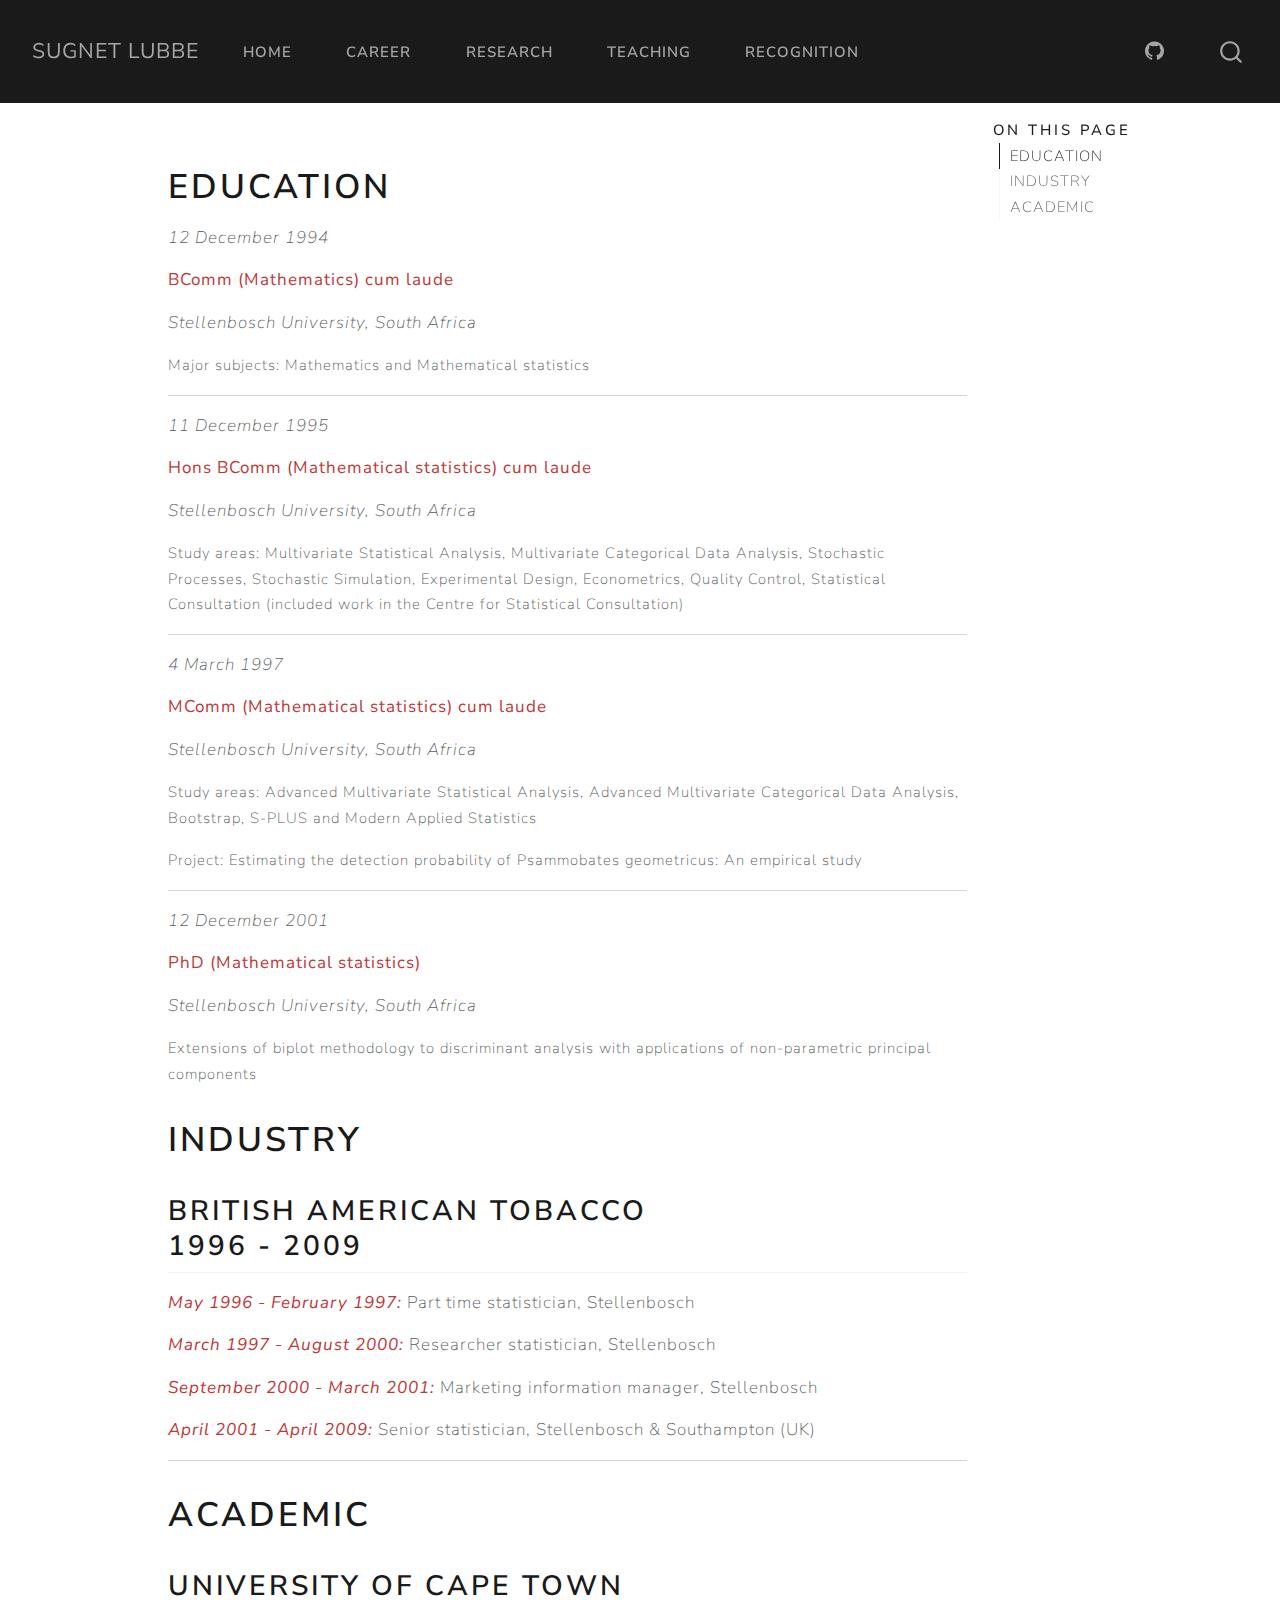
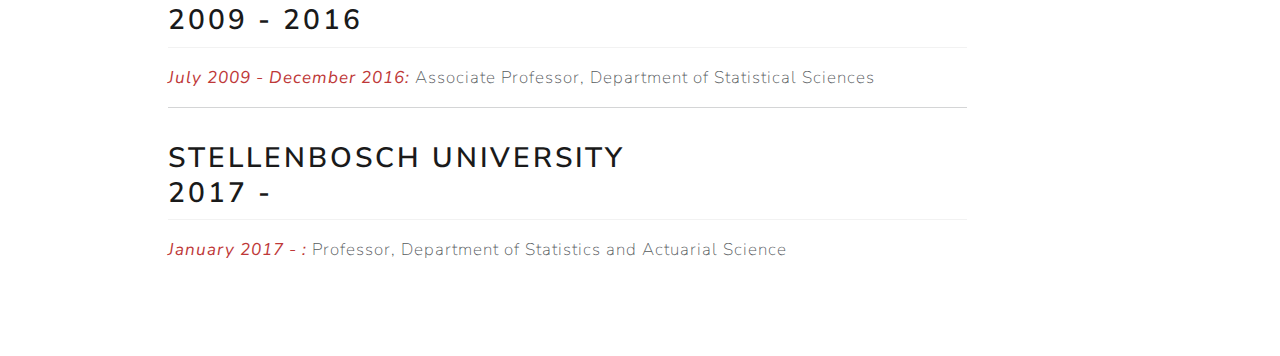
<file: docs/career.html>
<!DOCTYPE html>
<html xmlns="http://www.w3.org/1999/xhtml" lang="en" xml:lang="en"><head>

<meta charset="utf-8">
<meta name="generator" content="quarto-1.8.25">

<meta name="viewport" content="width=device-width, initial-scale=1.0, user-scalable=yes">


<title>career – Sugnet Lubbe</title>
<style>
code{white-space: pre-wrap;}
span.smallcaps{font-variant: small-caps;}
div.columns{display: flex; gap: min(4vw, 1.5em);}
div.column{flex: auto; overflow-x: auto;}
div.hanging-indent{margin-left: 1.5em; text-indent: -1.5em;}
ul.task-list{list-style: none;}
ul.task-list li input[type="checkbox"] {
  width: 0.8em;
  margin: 0 0.8em 0.2em -1em; /* quarto-specific, see https://github.com/quarto-dev/quarto-cli/issues/4556 */ 
  vertical-align: middle;
}
</style>


<script src="site_libs/quarto-nav/quarto-nav.js"></script>
<script src="site_libs/quarto-nav/headroom.min.js"></script>
<script src="site_libs/clipboard/clipboard.min.js"></script>
<script src="site_libs/quarto-search/autocomplete.umd.js"></script>
<script src="site_libs/quarto-search/fuse.min.js"></script>
<script src="site_libs/quarto-search/quarto-search.js"></script>
<meta name="quarto:offset" content="./">
<link href="./Sugnet.jpg" rel="icon" type="image/jpeg">
<script src="site_libs/quarto-html/quarto.js" type="module"></script>
<script src="site_libs/quarto-html/tabsets/tabsets.js" type="module"></script>
<script src="site_libs/quarto-html/axe/axe-check.js" type="module"></script>
<script src="site_libs/quarto-html/popper.min.js"></script>
<script src="site_libs/quarto-html/tippy.umd.min.js"></script>
<script src="site_libs/quarto-html/anchor.min.js"></script>
<link href="site_libs/quarto-html/tippy.css" rel="stylesheet">
<link href="site_libs/quarto-html/quarto-syntax-highlighting-7b89279ff1a6dce999919e0e67d4d9ec.css" rel="stylesheet" id="quarto-text-highlighting-styles">
<script src="site_libs/bootstrap/bootstrap.min.js"></script>
<link href="site_libs/bootstrap/bootstrap-icons.css" rel="stylesheet">
<link href="site_libs/bootstrap/bootstrap-08e9ca49767b14b18f79b6a0f8533b79.min.css" rel="stylesheet" append-hash="true" id="quarto-bootstrap" data-mode="light">
<script id="quarto-search-options" type="application/json">{
  "location": "navbar",
  "copy-button": false,
  "collapse-after": 3,
  "panel-placement": "end",
  "type": "overlay",
  "limit": 50,
  "keyboard-shortcut": [
    "f",
    "/",
    "s"
  ],
  "show-item-context": false,
  "language": {
    "search-no-results-text": "No results",
    "search-matching-documents-text": "matching documents",
    "search-copy-link-title": "Copy link to search",
    "search-hide-matches-text": "Hide additional matches",
    "search-more-match-text": "more match in this document",
    "search-more-matches-text": "more matches in this document",
    "search-clear-button-title": "Clear",
    "search-text-placeholder": "",
    "search-detached-cancel-button-title": "Cancel",
    "search-submit-button-title": "Submit",
    "search-label": "Search"
  }
}</script>


</head>

<body class="nav-fixed quarto-light">

<div id="quarto-search-results"></div>
  <header id="quarto-header" class="headroom fixed-top">
    <nav class="navbar navbar-expand-lg " data-bs-theme="dark">
      <div class="navbar-container container-fluid">
      <div class="navbar-brand-container mx-auto">
    <a href="./index.html" class="navbar-brand navbar-brand-logo">
    </a>
    <a class="navbar-brand" href="./index.html">
    <span class="navbar-title">Sugnet Lubbe</span>
    </a>
  </div>
            <div id="quarto-search" class="" title="Search"></div>
          <button class="navbar-toggler" type="button" data-bs-toggle="collapse" data-bs-target="#navbarCollapse" aria-controls="navbarCollapse" role="menu" aria-expanded="false" aria-label="Toggle navigation" onclick="if (window.quartoToggleHeadroom) { window.quartoToggleHeadroom(); }">
  <span class="navbar-toggler-icon"></span>
</button>
          <div class="collapse navbar-collapse" id="navbarCollapse">
            <ul class="navbar-nav navbar-nav-scroll me-auto">
  <li class="nav-item">
    <a class="nav-link" href="./index.html"> 
<span class="menu-text">Home</span></a>
  </li>  
  <li class="nav-item">
    <a class="nav-link active" href="./career.html" aria-current="page"> 
<span class="menu-text">Career</span></a>
  </li>  
  <li class="nav-item">
    <a class="nav-link" href="./research.html"> 
<span class="menu-text">Research</span></a>
  </li>  
  <li class="nav-item">
    <a class="nav-link" href="./teaching.html"> 
<span class="menu-text">Teaching</span></a>
  </li>  
  <li class="nav-item">
    <a class="nav-link" href="./recognition.html"> 
<span class="menu-text">Recognition</span></a>
  </li>  
</ul>
            <ul class="navbar-nav navbar-nav-scroll ms-auto">
  <li class="nav-item compact">
    <a class="nav-link" href="https://github.com/"> <i class="bi bi-github" role="img">
</i> 
<span class="menu-text"></span></a>
  </li>  
</ul>
          </div> <!-- /navcollapse -->
            <div class="quarto-navbar-tools">
</div>
      </div> <!-- /container-fluid -->
    </nav>
</header>
<!-- content -->
<div id="quarto-content" class="quarto-container page-columns page-rows-contents page-layout-article page-navbar">
<!-- sidebar -->
<!-- margin-sidebar -->
    <div id="quarto-margin-sidebar" class="sidebar margin-sidebar">
        <nav id="TOC" role="doc-toc" class="toc-active">
    <h2 id="toc-title">On this page</h2>
   
  <ul>
  <li><a href="#education" id="toc-education" class="nav-link active" data-scroll-target="#education">EDUCATION</a></li>
  <li><a href="#industry" id="toc-industry" class="nav-link" data-scroll-target="#industry">INDUSTRY</a>
  <ul class="collapse">
  <li><a href="#british-american-tobacco-1996---2009" id="toc-british-american-tobacco-1996---2009" class="nav-link" data-scroll-target="#british-american-tobacco-1996---2009">British American Tobacco <br> 1996 - 2009</a></li>
  </ul></li>
  <li><a href="#academic" id="toc-academic" class="nav-link" data-scroll-target="#academic">ACADEMIC</a>
  <ul class="collapse">
  <li><a href="#university-of-cape-town-2009---2016" id="toc-university-of-cape-town-2009---2016" class="nav-link" data-scroll-target="#university-of-cape-town-2009---2016">University of Cape Town <br> 2009 - 2016</a></li>
  <li><a href="#stellenbosch-university-2017--" id="toc-stellenbosch-university-2017--" class="nav-link" data-scroll-target="#stellenbosch-university-2017--">Stellenbosch University <br> 2017 -</a></li>
  </ul></li>
  </ul>
</nav>
    </div>
<!-- main -->
<main class="content" id="quarto-document-content"><header id="title-block-header" class="quarto-title-block"></header>




<section id="education" class="level1">
<h1>EDUCATION</h1>
<p><em>12 December 1994</em></p>
<p><strong>BComm (Mathematics) cum laude</strong></p>
<p><em>Stellenbosch University, South Africa</em></p>
<p><small>Major subjects: Mathematics and Mathematical statistics</small></p>
<hr>
<p><em>11 December 1995</em></p>
<p><strong>Hons BComm (Mathematical statistics) cum laude</strong></p>
<p><em>Stellenbosch University, South Africa</em></p>
<p><small>Study areas: Multivariate Statistical Analysis, Multivariate Categorical Data Analysis, Stochastic Processes, Stochastic Simulation, Experimental Design, Econometrics, Quality Control, Statistical Consultation (included work in the Centre for Statistical Consultation)</small></p>
<hr>
<p><em>4 March 1997</em></p>
<p><strong>MComm (Mathematical statistics) cum laude</strong></p>
<p><em>Stellenbosch University, South Africa</em></p>
<p><small>Study areas: Advanced Multivariate Statistical Analysis, Advanced Multivariate Categorical Data Analysis, Bootstrap, S-PLUS and Modern Applied Statistics</small></p><small>
</small><p><small>Project: Estimating the detection probability of Psammobates geometricus: An empirical study</small></p>
<hr>
<p><em>12 December 2001</em></p>
<p><strong>PhD (Mathematical statistics)</strong></p>
<p><em>Stellenbosch University, South Africa</em></p>
<p><small>Extensions of biplot methodology to discriminant analysis with applications of non-parametric principal components</small></p>
</section>
<section id="industry" class="level1">
<h1>INDUSTRY</h1>
<section id="british-american-tobacco-1996---2009" class="level2">
<h2 class="anchored" data-anchor-id="british-american-tobacco-1996---2009">British American Tobacco <br> 1996 - 2009</h2>
<p><strong><em>May 1996 - February 1997:</em></strong> Part time statistician, Stellenbosch</p>
<p><strong><em>March 1997 - August 2000:</em></strong> Researcher statistician, Stellenbosch</p>
<p><strong><em>September 2000 - March 2001:</em></strong> Marketing information manager, Stellenbosch</p>
<p><strong><em>April 2001 - April 2009:</em></strong> Senior statistician, Stellenbosch &amp; Southampton (UK)</p>
<hr>
</section>
</section>
<section id="academic" class="level1">
<h1>ACADEMIC</h1>
<section id="university-of-cape-town-2009---2016" class="level2">
<h2 class="anchored" data-anchor-id="university-of-cape-town-2009---2016">University of Cape Town <br> 2009 - 2016</h2>
<p><strong><em>July 2009 - December 2016:</em></strong> Associate Professor, Department of Statistical Sciences</p>
<hr>
</section>
<section id="stellenbosch-university-2017--" class="level2">
<h2 class="anchored" data-anchor-id="stellenbosch-university-2017--">Stellenbosch University <br> 2017 -</h2>
<p><strong><em>January 2017 - :</em></strong> Professor, Department of Statistics and Actuarial Science</p>


</section>
</section>

</main> <!-- /main -->
<script id="quarto-html-after-body" type="application/javascript">
  window.document.addEventListener("DOMContentLoaded", function (event) {
    const icon = "";
    const anchorJS = new window.AnchorJS();
    anchorJS.options = {
      placement: 'right',
      icon: icon
    };
    anchorJS.add('.anchored');
    const isCodeAnnotation = (el) => {
      for (const clz of el.classList) {
        if (clz.startsWith('code-annotation-')) {                     
          return true;
        }
      }
      return false;
    }
    const onCopySuccess = function(e) {
      // button target
      const button = e.trigger;
      // don't keep focus
      button.blur();
      // flash "checked"
      button.classList.add('code-copy-button-checked');
      var currentTitle = button.getAttribute("title");
      button.setAttribute("title", "Copied!");
      let tooltip;
      if (window.bootstrap) {
        button.setAttribute("data-bs-toggle", "tooltip");
        button.setAttribute("data-bs-placement", "left");
        button.setAttribute("data-bs-title", "Copied!");
        tooltip = new bootstrap.Tooltip(button, 
          { trigger: "manual", 
            customClass: "code-copy-button-tooltip",
            offset: [0, -8]});
        tooltip.show();    
      }
      setTimeout(function() {
        if (tooltip) {
          tooltip.hide();
          button.removeAttribute("data-bs-title");
          button.removeAttribute("data-bs-toggle");
          button.removeAttribute("data-bs-placement");
        }
        button.setAttribute("title", currentTitle);
        button.classList.remove('code-copy-button-checked');
      }, 1000);
      // clear code selection
      e.clearSelection();
    }
    const getTextToCopy = function(trigger) {
      const outerScaffold = trigger.parentElement.cloneNode(true);
      const codeEl = outerScaffold.querySelector('code');
      for (const childEl of codeEl.children) {
        if (isCodeAnnotation(childEl)) {
          childEl.remove();
        }
      }
      return codeEl.innerText;
    }
    const clipboard = new window.ClipboardJS('.code-copy-button:not([data-in-quarto-modal])', {
      text: getTextToCopy
    });
    clipboard.on('success', onCopySuccess);
    if (window.document.getElementById('quarto-embedded-source-code-modal')) {
      const clipboardModal = new window.ClipboardJS('.code-copy-button[data-in-quarto-modal]', {
        text: getTextToCopy,
        container: window.document.getElementById('quarto-embedded-source-code-modal')
      });
      clipboardModal.on('success', onCopySuccess);
    }
      var localhostRegex = new RegExp(/^(?:http|https):\/\/localhost\:?[0-9]*\//);
      var mailtoRegex = new RegExp(/^mailto:/);
        var filterRegex = new RegExp("https:\/\/github\.com\/sugnet\/academic");
      var isInternal = (href) => {
          return filterRegex.test(href) || localhostRegex.test(href) || mailtoRegex.test(href);
      }
      // Inspect non-navigation links and adorn them if external
     var links = window.document.querySelectorAll('a[href]:not(.nav-link):not(.navbar-brand):not(.toc-action):not(.sidebar-link):not(.sidebar-item-toggle):not(.pagination-link):not(.no-external):not([aria-hidden]):not(.dropdown-item):not(.quarto-navigation-tool):not(.about-link)');
      for (var i=0; i<links.length; i++) {
        const link = links[i];
        if (!isInternal(link.href)) {
          // undo the damage that might have been done by quarto-nav.js in the case of
          // links that we want to consider external
          if (link.dataset.originalHref !== undefined) {
            link.href = link.dataset.originalHref;
          }
        }
      }
    function tippyHover(el, contentFn, onTriggerFn, onUntriggerFn) {
      const config = {
        allowHTML: true,
        maxWidth: 500,
        delay: 100,
        arrow: false,
        appendTo: function(el) {
            return el.parentElement;
        },
        interactive: true,
        interactiveBorder: 10,
        theme: 'quarto',
        placement: 'bottom-start',
      };
      if (contentFn) {
        config.content = contentFn;
      }
      if (onTriggerFn) {
        config.onTrigger = onTriggerFn;
      }
      if (onUntriggerFn) {
        config.onUntrigger = onUntriggerFn;
      }
      window.tippy(el, config); 
    }
    const noterefs = window.document.querySelectorAll('a[role="doc-noteref"]');
    for (var i=0; i<noterefs.length; i++) {
      const ref = noterefs[i];
      tippyHover(ref, function() {
        // use id or data attribute instead here
        let href = ref.getAttribute('data-footnote-href') || ref.getAttribute('href');
        try { href = new URL(href).hash; } catch {}
        const id = href.replace(/^#\/?/, "");
        const note = window.document.getElementById(id);
        if (note) {
          return note.innerHTML;
        } else {
          return "";
        }
      });
    }
    const xrefs = window.document.querySelectorAll('a.quarto-xref');
    const processXRef = (id, note) => {
      // Strip column container classes
      const stripColumnClz = (el) => {
        el.classList.remove("page-full", "page-columns");
        if (el.children) {
          for (const child of el.children) {
            stripColumnClz(child);
          }
        }
      }
      stripColumnClz(note)
      if (id === null || id.startsWith('sec-')) {
        // Special case sections, only their first couple elements
        const container = document.createElement("div");
        if (note.children && note.children.length > 2) {
          container.appendChild(note.children[0].cloneNode(true));
          for (let i = 1; i < note.children.length; i++) {
            const child = note.children[i];
            if (child.tagName === "P" && child.innerText === "") {
              continue;
            } else {
              container.appendChild(child.cloneNode(true));
              break;
            }
          }
          if (window.Quarto?.typesetMath) {
            window.Quarto.typesetMath(container);
          }
          return container.innerHTML
        } else {
          if (window.Quarto?.typesetMath) {
            window.Quarto.typesetMath(note);
          }
          return note.innerHTML;
        }
      } else {
        // Remove any anchor links if they are present
        const anchorLink = note.querySelector('a.anchorjs-link');
        if (anchorLink) {
          anchorLink.remove();
        }
        if (window.Quarto?.typesetMath) {
          window.Quarto.typesetMath(note);
        }
        if (note.classList.contains("callout")) {
          return note.outerHTML;
        } else {
          return note.innerHTML;
        }
      }
    }
    for (var i=0; i<xrefs.length; i++) {
      const xref = xrefs[i];
      tippyHover(xref, undefined, function(instance) {
        instance.disable();
        let url = xref.getAttribute('href');
        let hash = undefined; 
        if (url.startsWith('#')) {
          hash = url;
        } else {
          try { hash = new URL(url).hash; } catch {}
        }
        if (hash) {
          const id = hash.replace(/^#\/?/, "");
          const note = window.document.getElementById(id);
          if (note !== null) {
            try {
              const html = processXRef(id, note.cloneNode(true));
              instance.setContent(html);
            } finally {
              instance.enable();
              instance.show();
            }
          } else {
            // See if we can fetch this
            fetch(url.split('#')[0])
            .then(res => res.text())
            .then(html => {
              const parser = new DOMParser();
              const htmlDoc = parser.parseFromString(html, "text/html");
              const note = htmlDoc.getElementById(id);
              if (note !== null) {
                const html = processXRef(id, note);
                instance.setContent(html);
              } 
            }).finally(() => {
              instance.enable();
              instance.show();
            });
          }
        } else {
          // See if we can fetch a full url (with no hash to target)
          // This is a special case and we should probably do some content thinning / targeting
          fetch(url)
          .then(res => res.text())
          .then(html => {
            const parser = new DOMParser();
            const htmlDoc = parser.parseFromString(html, "text/html");
            const note = htmlDoc.querySelector('main.content');
            if (note !== null) {
              // This should only happen for chapter cross references
              // (since there is no id in the URL)
              // remove the first header
              if (note.children.length > 0 && note.children[0].tagName === "HEADER") {
                note.children[0].remove();
              }
              const html = processXRef(null, note);
              instance.setContent(html);
            } 
          }).finally(() => {
            instance.enable();
            instance.show();
          });
        }
      }, function(instance) {
      });
    }
        let selectedAnnoteEl;
        const selectorForAnnotation = ( cell, annotation) => {
          let cellAttr = 'data-code-cell="' + cell + '"';
          let lineAttr = 'data-code-annotation="' +  annotation + '"';
          const selector = 'span[' + cellAttr + '][' + lineAttr + ']';
          return selector;
        }
        const selectCodeLines = (annoteEl) => {
          const doc = window.document;
          const targetCell = annoteEl.getAttribute("data-target-cell");
          const targetAnnotation = annoteEl.getAttribute("data-target-annotation");
          const annoteSpan = window.document.querySelector(selectorForAnnotation(targetCell, targetAnnotation));
          const lines = annoteSpan.getAttribute("data-code-lines").split(",");
          const lineIds = lines.map((line) => {
            return targetCell + "-" + line;
          })
          let top = null;
          let height = null;
          let parent = null;
          if (lineIds.length > 0) {
              //compute the position of the single el (top and bottom and make a div)
              const el = window.document.getElementById(lineIds[0]);
              top = el.offsetTop;
              height = el.offsetHeight;
              parent = el.parentElement.parentElement;
            if (lineIds.length > 1) {
              const lastEl = window.document.getElementById(lineIds[lineIds.length - 1]);
              const bottom = lastEl.offsetTop + lastEl.offsetHeight;
              height = bottom - top;
            }
            if (top !== null && height !== null && parent !== null) {
              // cook up a div (if necessary) and position it 
              let div = window.document.getElementById("code-annotation-line-highlight");
              if (div === null) {
                div = window.document.createElement("div");
                div.setAttribute("id", "code-annotation-line-highlight");
                div.style.position = 'absolute';
                parent.appendChild(div);
              }
              div.style.top = top - 2 + "px";
              div.style.height = height + 4 + "px";
              div.style.left = 0;
              let gutterDiv = window.document.getElementById("code-annotation-line-highlight-gutter");
              if (gutterDiv === null) {
                gutterDiv = window.document.createElement("div");
                gutterDiv.setAttribute("id", "code-annotation-line-highlight-gutter");
                gutterDiv.style.position = 'absolute';
                const codeCell = window.document.getElementById(targetCell);
                const gutter = codeCell.querySelector('.code-annotation-gutter');
                gutter.appendChild(gutterDiv);
              }
              gutterDiv.style.top = top - 2 + "px";
              gutterDiv.style.height = height + 4 + "px";
            }
            selectedAnnoteEl = annoteEl;
          }
        };
        const unselectCodeLines = () => {
          const elementsIds = ["code-annotation-line-highlight", "code-annotation-line-highlight-gutter"];
          elementsIds.forEach((elId) => {
            const div = window.document.getElementById(elId);
            if (div) {
              div.remove();
            }
          });
          selectedAnnoteEl = undefined;
        };
          // Handle positioning of the toggle
      window.addEventListener(
        "resize",
        throttle(() => {
          elRect = undefined;
          if (selectedAnnoteEl) {
            selectCodeLines(selectedAnnoteEl);
          }
        }, 10)
      );
      function throttle(fn, ms) {
      let throttle = false;
      let timer;
        return (...args) => {
          if(!throttle) { // first call gets through
              fn.apply(this, args);
              throttle = true;
          } else { // all the others get throttled
              if(timer) clearTimeout(timer); // cancel #2
              timer = setTimeout(() => {
                fn.apply(this, args);
                timer = throttle = false;
              }, ms);
          }
        };
      }
        // Attach click handler to the DT
        const annoteDls = window.document.querySelectorAll('dt[data-target-cell]');
        for (const annoteDlNode of annoteDls) {
          annoteDlNode.addEventListener('click', (event) => {
            const clickedEl = event.target;
            if (clickedEl !== selectedAnnoteEl) {
              unselectCodeLines();
              const activeEl = window.document.querySelector('dt[data-target-cell].code-annotation-active');
              if (activeEl) {
                activeEl.classList.remove('code-annotation-active');
              }
              selectCodeLines(clickedEl);
              clickedEl.classList.add('code-annotation-active');
            } else {
              // Unselect the line
              unselectCodeLines();
              clickedEl.classList.remove('code-annotation-active');
            }
          });
        }
    const findCites = (el) => {
      const parentEl = el.parentElement;
      if (parentEl) {
        const cites = parentEl.dataset.cites;
        if (cites) {
          return {
            el,
            cites: cites.split(' ')
          };
        } else {
          return findCites(el.parentElement)
        }
      } else {
        return undefined;
      }
    };
    var bibliorefs = window.document.querySelectorAll('a[role="doc-biblioref"]');
    for (var i=0; i<bibliorefs.length; i++) {
      const ref = bibliorefs[i];
      const citeInfo = findCites(ref);
      if (citeInfo) {
        tippyHover(citeInfo.el, function() {
          var popup = window.document.createElement('div');
          citeInfo.cites.forEach(function(cite) {
            var citeDiv = window.document.createElement('div');
            citeDiv.classList.add('hanging-indent');
            citeDiv.classList.add('csl-entry');
            var biblioDiv = window.document.getElementById('ref-' + cite);
            if (biblioDiv) {
              citeDiv.innerHTML = biblioDiv.innerHTML;
            }
            popup.appendChild(citeDiv);
          });
          return popup.innerHTML;
        });
      }
    }
  });
  </script>
</div> <!-- /content -->




</body></html>
</file>
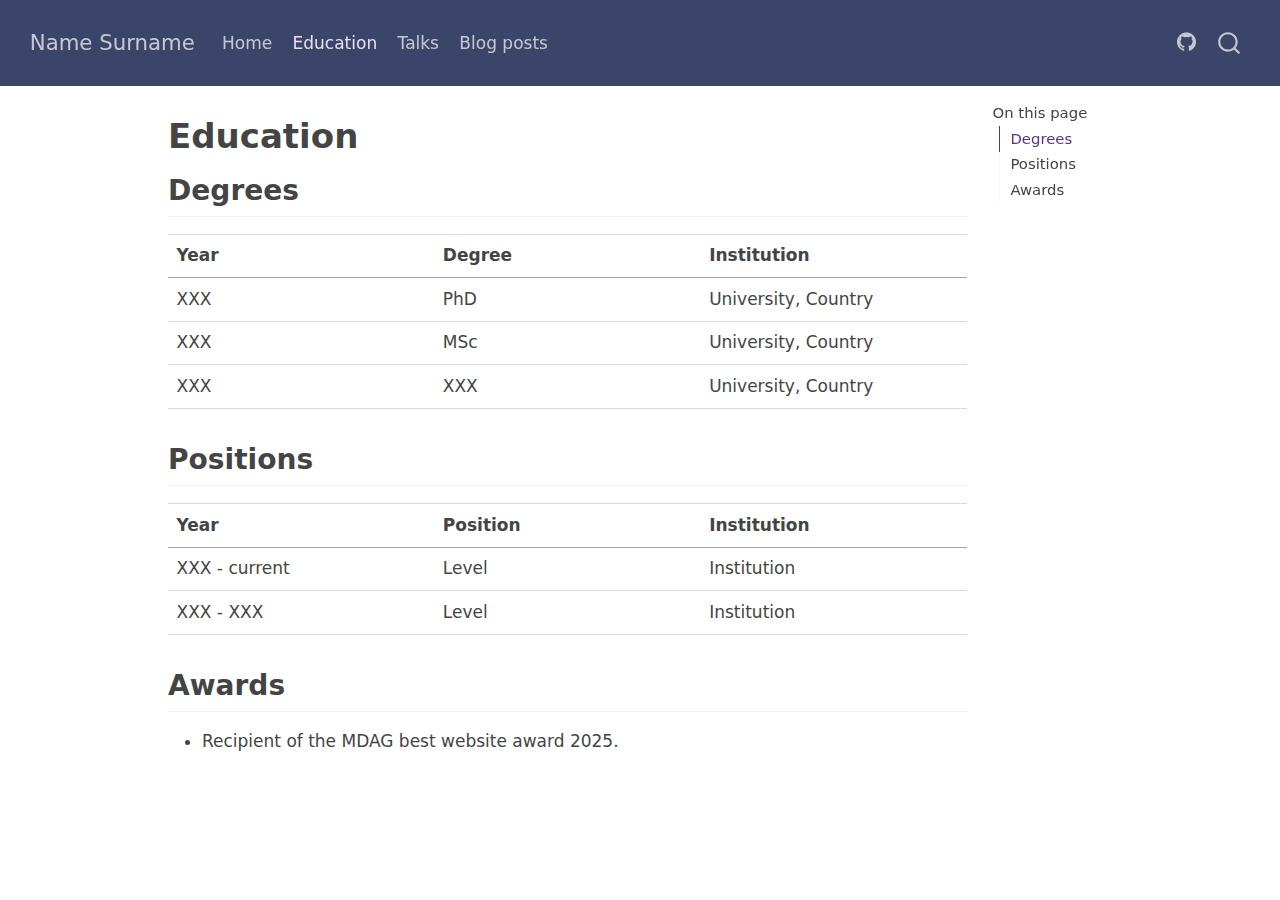
<file: docs/education.html>
<!DOCTYPE html>
<html xmlns="http://www.w3.org/1999/xhtml" lang="en" xml:lang="en"><head>

<meta charset="utf-8">
<meta name="generator" content="quarto-1.6.42">

<meta name="viewport" content="width=device-width, initial-scale=1.0, user-scalable=yes">


<title>Education – Name Surname</title>
<style>
code{white-space: pre-wrap;}
span.smallcaps{font-variant: small-caps;}
div.columns{display: flex; gap: min(4vw, 1.5em);}
div.column{flex: auto; overflow-x: auto;}
div.hanging-indent{margin-left: 1.5em; text-indent: -1.5em;}
ul.task-list{list-style: none;}
ul.task-list li input[type="checkbox"] {
  width: 0.8em;
  margin: 0 0.8em 0.2em -1em; /* quarto-specific, see https://github.com/quarto-dev/quarto-cli/issues/4556 */ 
  vertical-align: middle;
}
</style>


<script src="site_libs/quarto-nav/quarto-nav.js"></script>
<script src="site_libs/quarto-nav/headroom.min.js"></script>
<script src="site_libs/clipboard/clipboard.min.js"></script>
<script src="site_libs/quarto-search/autocomplete.umd.js"></script>
<script src="site_libs/quarto-search/fuse.min.js"></script>
<script src="site_libs/quarto-search/quarto-search.js"></script>
<meta name="quarto:offset" content="./">
<link href="./logo.png" rel="icon" type="image/png">
<script src="site_libs/quarto-html/quarto.js"></script>
<script src="site_libs/quarto-html/popper.min.js"></script>
<script src="site_libs/quarto-html/tippy.umd.min.js"></script>
<script src="site_libs/quarto-html/anchor.min.js"></script>
<link href="site_libs/quarto-html/tippy.css" rel="stylesheet">
<link href="site_libs/quarto-html/quarto-syntax-highlighting-2f5df379a58b258e96c21c0638c20c03.css" rel="stylesheet" id="quarto-text-highlighting-styles">
<script src="site_libs/bootstrap/bootstrap.min.js"></script>
<link href="site_libs/bootstrap/bootstrap-icons.css" rel="stylesheet">
<link href="site_libs/bootstrap/bootstrap-346a88f88b7b8c9670afeb68690d968c.min.css" rel="stylesheet" append-hash="true" id="quarto-bootstrap" data-mode="light">
<script id="quarto-search-options" type="application/json">{
  "location": "navbar",
  "copy-button": false,
  "collapse-after": 3,
  "panel-placement": "end",
  "type": "overlay",
  "limit": 50,
  "keyboard-shortcut": [
    "f",
    "/",
    "s"
  ],
  "show-item-context": false,
  "language": {
    "search-no-results-text": "No results",
    "search-matching-documents-text": "matching documents",
    "search-copy-link-title": "Copy link to search",
    "search-hide-matches-text": "Hide additional matches",
    "search-more-match-text": "more match in this document",
    "search-more-matches-text": "more matches in this document",
    "search-clear-button-title": "Clear",
    "search-text-placeholder": "",
    "search-detached-cancel-button-title": "Cancel",
    "search-submit-button-title": "Submit",
    "search-label": "Search"
  }
}</script>


</head>

<body class="nav-fixed">

<div id="quarto-search-results"></div>
  <header id="quarto-header" class="headroom fixed-top">
    <nav class="navbar navbar-expand-lg " data-bs-theme="dark">
      <div class="navbar-container container-fluid">
      <div class="navbar-brand-container mx-auto">
    <a class="navbar-brand" href="./index.html">
    <span class="navbar-title">Name Surname</span>
    </a>
  </div>
            <div id="quarto-search" class="" title="Search"></div>
          <button class="navbar-toggler" type="button" data-bs-toggle="collapse" data-bs-target="#navbarCollapse" aria-controls="navbarCollapse" role="menu" aria-expanded="false" aria-label="Toggle navigation" onclick="if (window.quartoToggleHeadroom) { window.quartoToggleHeadroom(); }">
  <span class="navbar-toggler-icon"></span>
</button>
          <div class="collapse navbar-collapse" id="navbarCollapse">
            <ul class="navbar-nav navbar-nav-scroll me-auto">
  <li class="nav-item">
    <a class="nav-link" href="./index.html"> 
<span class="menu-text">Home</span></a>
  </li>  
  <li class="nav-item">
    <a class="nav-link active" href="./education.html" aria-current="page"> 
<span class="menu-text">Education</span></a>
  </li>  
  <li class="nav-item">
    <a class="nav-link" href="./talks.html"> 
<span class="menu-text">Talks</span></a>
  </li>  
  <li class="nav-item">
    <a class="nav-link" href="./blog.html"> 
<span class="menu-text">Blog posts</span></a>
  </li>  
</ul>
            <ul class="navbar-nav navbar-nav-scroll ms-auto">
  <li class="nav-item compact">
    <a class="nav-link" href="https://github.com/"> <i class="bi bi-github" role="img">
</i> 
<span class="menu-text"></span></a>
  </li>  
</ul>
          </div> <!-- /navcollapse -->
            <div class="quarto-navbar-tools">
</div>
      </div> <!-- /container-fluid -->
    </nav>
</header>
<!-- content -->
<div id="quarto-content" class="quarto-container page-columns page-rows-contents page-layout-article page-navbar">
<!-- sidebar -->
<!-- margin-sidebar -->
    <div id="quarto-margin-sidebar" class="sidebar margin-sidebar">
        <nav id="TOC" role="doc-toc" class="toc-active">
    <h2 id="toc-title">On this page</h2>
   
  <ul>
  <li><a href="#degrees" id="toc-degrees" class="nav-link active" data-scroll-target="#degrees">Degrees</a></li>
  <li><a href="#positions" id="toc-positions" class="nav-link" data-scroll-target="#positions">Positions</a></li>
  <li><a href="#awards" id="toc-awards" class="nav-link" data-scroll-target="#awards">Awards</a></li>
  </ul>
</nav>
    </div>
<!-- main -->
<main class="content" id="quarto-document-content">

<header id="title-block-header" class="quarto-title-block default">
<div class="quarto-title">
<h1 class="title">Education</h1>
</div>



<div class="quarto-title-meta">

    
  
    
  </div>
  


</header>


<section id="degrees" class="level2">
<h2 class="anchored" data-anchor-id="degrees">Degrees</h2>
<table class="caption-top table">
<colgroup>
<col style="width: 33%">
<col style="width: 33%">
<col style="width: 33%">
</colgroup>
<thead>
<tr class="header">
<th style="text-align: left;">Year</th>
<th style="text-align: left;">Degree</th>
<th style="text-align: left;">Institution</th>
</tr>
</thead>
<tbody>
<tr class="odd">
<td style="text-align: left;">XXX</td>
<td style="text-align: left;">PhD</td>
<td style="text-align: left;">University, Country</td>
</tr>
<tr class="even">
<td style="text-align: left;">XXX</td>
<td style="text-align: left;">MSc</td>
<td style="text-align: left;">University, Country</td>
</tr>
<tr class="odd">
<td style="text-align: left;">XXX</td>
<td style="text-align: left;">XXX</td>
<td style="text-align: left;">University, Country</td>
</tr>
</tbody>
</table>
</section>
<section id="positions" class="level2">
<h2 class="anchored" data-anchor-id="positions">Positions</h2>
<table class="caption-top table">
<colgroup>
<col style="width: 33%">
<col style="width: 33%">
<col style="width: 33%">
</colgroup>
<thead>
<tr class="header">
<th style="text-align: left;">Year</th>
<th style="text-align: left;">Position</th>
<th style="text-align: left;">Institution</th>
</tr>
</thead>
<tbody>
<tr class="odd">
<td style="text-align: left;">XXX - current</td>
<td style="text-align: left;">Level</td>
<td style="text-align: left;">Institution</td>
</tr>
<tr class="even">
<td style="text-align: left;">XXX - XXX</td>
<td style="text-align: left;">Level</td>
<td style="text-align: left;">Institution</td>
</tr>
</tbody>
</table>
</section>
<section id="awards" class="level2">
<h2 class="anchored" data-anchor-id="awards">Awards</h2>
<ul>
<li>Recipient of the MDAG best website award 2025.</li>
</ul>


</section>

</main> <!-- /main -->
<script id="quarto-html-after-body" type="application/javascript">
window.document.addEventListener("DOMContentLoaded", function (event) {
  const toggleBodyColorMode = (bsSheetEl) => {
    const mode = bsSheetEl.getAttribute("data-mode");
    const bodyEl = window.document.querySelector("body");
    if (mode === "dark") {
      bodyEl.classList.add("quarto-dark");
      bodyEl.classList.remove("quarto-light");
    } else {
      bodyEl.classList.add("quarto-light");
      bodyEl.classList.remove("quarto-dark");
    }
  }
  const toggleBodyColorPrimary = () => {
    const bsSheetEl = window.document.querySelector("link#quarto-bootstrap");
    if (bsSheetEl) {
      toggleBodyColorMode(bsSheetEl);
    }
  }
  toggleBodyColorPrimary();  
  const icon = "";
  const anchorJS = new window.AnchorJS();
  anchorJS.options = {
    placement: 'right',
    icon: icon
  };
  anchorJS.add('.anchored');
  const isCodeAnnotation = (el) => {
    for (const clz of el.classList) {
      if (clz.startsWith('code-annotation-')) {                     
        return true;
      }
    }
    return false;
  }
  const onCopySuccess = function(e) {
    // button target
    const button = e.trigger;
    // don't keep focus
    button.blur();
    // flash "checked"
    button.classList.add('code-copy-button-checked');
    var currentTitle = button.getAttribute("title");
    button.setAttribute("title", "Copied!");
    let tooltip;
    if (window.bootstrap) {
      button.setAttribute("data-bs-toggle", "tooltip");
      button.setAttribute("data-bs-placement", "left");
      button.setAttribute("data-bs-title", "Copied!");
      tooltip = new bootstrap.Tooltip(button, 
        { trigger: "manual", 
          customClass: "code-copy-button-tooltip",
          offset: [0, -8]});
      tooltip.show();    
    }
    setTimeout(function() {
      if (tooltip) {
        tooltip.hide();
        button.removeAttribute("data-bs-title");
        button.removeAttribute("data-bs-toggle");
        button.removeAttribute("data-bs-placement");
      }
      button.setAttribute("title", currentTitle);
      button.classList.remove('code-copy-button-checked');
    }, 1000);
    // clear code selection
    e.clearSelection();
  }
  const getTextToCopy = function(trigger) {
      const codeEl = trigger.previousElementSibling.cloneNode(true);
      for (const childEl of codeEl.children) {
        if (isCodeAnnotation(childEl)) {
          childEl.remove();
        }
      }
      return codeEl.innerText;
  }
  const clipboard = new window.ClipboardJS('.code-copy-button:not([data-in-quarto-modal])', {
    text: getTextToCopy
  });
  clipboard.on('success', onCopySuccess);
  if (window.document.getElementById('quarto-embedded-source-code-modal')) {
    const clipboardModal = new window.ClipboardJS('.code-copy-button[data-in-quarto-modal]', {
      text: getTextToCopy,
      container: window.document.getElementById('quarto-embedded-source-code-modal')
    });
    clipboardModal.on('success', onCopySuccess);
  }
    var localhostRegex = new RegExp(/^(?:http|https):\/\/localhost\:?[0-9]*\//);
    var mailtoRegex = new RegExp(/^mailto:/);
      var filterRegex = new RegExp('/' + window.location.host + '/');
    var isInternal = (href) => {
        return filterRegex.test(href) || localhostRegex.test(href) || mailtoRegex.test(href);
    }
    // Inspect non-navigation links and adorn them if external
 	var links = window.document.querySelectorAll('a[href]:not(.nav-link):not(.navbar-brand):not(.toc-action):not(.sidebar-link):not(.sidebar-item-toggle):not(.pagination-link):not(.no-external):not([aria-hidden]):not(.dropdown-item):not(.quarto-navigation-tool):not(.about-link)');
    for (var i=0; i<links.length; i++) {
      const link = links[i];
      if (!isInternal(link.href)) {
        // undo the damage that might have been done by quarto-nav.js in the case of
        // links that we want to consider external
        if (link.dataset.originalHref !== undefined) {
          link.href = link.dataset.originalHref;
        }
      }
    }
  function tippyHover(el, contentFn, onTriggerFn, onUntriggerFn) {
    const config = {
      allowHTML: true,
      maxWidth: 500,
      delay: 100,
      arrow: false,
      appendTo: function(el) {
          return el.parentElement;
      },
      interactive: true,
      interactiveBorder: 10,
      theme: 'quarto',
      placement: 'bottom-start',
    };
    if (contentFn) {
      config.content = contentFn;
    }
    if (onTriggerFn) {
      config.onTrigger = onTriggerFn;
    }
    if (onUntriggerFn) {
      config.onUntrigger = onUntriggerFn;
    }
    window.tippy(el, config); 
  }
  const noterefs = window.document.querySelectorAll('a[role="doc-noteref"]');
  for (var i=0; i<noterefs.length; i++) {
    const ref = noterefs[i];
    tippyHover(ref, function() {
      // use id or data attribute instead here
      let href = ref.getAttribute('data-footnote-href') || ref.getAttribute('href');
      try { href = new URL(href).hash; } catch {}
      const id = href.replace(/^#\/?/, "");
      const note = window.document.getElementById(id);
      if (note) {
        return note.innerHTML;
      } else {
        return "";
      }
    });
  }
  const xrefs = window.document.querySelectorAll('a.quarto-xref');
  const processXRef = (id, note) => {
    // Strip column container classes
    const stripColumnClz = (el) => {
      el.classList.remove("page-full", "page-columns");
      if (el.children) {
        for (const child of el.children) {
          stripColumnClz(child);
        }
      }
    }
    stripColumnClz(note)
    if (id === null || id.startsWith('sec-')) {
      // Special case sections, only their first couple elements
      const container = document.createElement("div");
      if (note.children && note.children.length > 2) {
        container.appendChild(note.children[0].cloneNode(true));
        for (let i = 1; i < note.children.length; i++) {
          const child = note.children[i];
          if (child.tagName === "P" && child.innerText === "") {
            continue;
          } else {
            container.appendChild(child.cloneNode(true));
            break;
          }
        }
        if (window.Quarto?.typesetMath) {
          window.Quarto.typesetMath(container);
        }
        return container.innerHTML
      } else {
        if (window.Quarto?.typesetMath) {
          window.Quarto.typesetMath(note);
        }
        return note.innerHTML;
      }
    } else {
      // Remove any anchor links if they are present
      const anchorLink = note.querySelector('a.anchorjs-link');
      if (anchorLink) {
        anchorLink.remove();
      }
      if (window.Quarto?.typesetMath) {
        window.Quarto.typesetMath(note);
      }
      if (note.classList.contains("callout")) {
        return note.outerHTML;
      } else {
        return note.innerHTML;
      }
    }
  }
  for (var i=0; i<xrefs.length; i++) {
    const xref = xrefs[i];
    tippyHover(xref, undefined, function(instance) {
      instance.disable();
      let url = xref.getAttribute('href');
      let hash = undefined; 
      if (url.startsWith('#')) {
        hash = url;
      } else {
        try { hash = new URL(url).hash; } catch {}
      }
      if (hash) {
        const id = hash.replace(/^#\/?/, "");
        const note = window.document.getElementById(id);
        if (note !== null) {
          try {
            const html = processXRef(id, note.cloneNode(true));
            instance.setContent(html);
          } finally {
            instance.enable();
            instance.show();
          }
        } else {
          // See if we can fetch this
          fetch(url.split('#')[0])
          .then(res => res.text())
          .then(html => {
            const parser = new DOMParser();
            const htmlDoc = parser.parseFromString(html, "text/html");
            const note = htmlDoc.getElementById(id);
            if (note !== null) {
              const html = processXRef(id, note);
              instance.setContent(html);
            } 
          }).finally(() => {
            instance.enable();
            instance.show();
          });
        }
      } else {
        // See if we can fetch a full url (with no hash to target)
        // This is a special case and we should probably do some content thinning / targeting
        fetch(url)
        .then(res => res.text())
        .then(html => {
          const parser = new DOMParser();
          const htmlDoc = parser.parseFromString(html, "text/html");
          const note = htmlDoc.querySelector('main.content');
          if (note !== null) {
            // This should only happen for chapter cross references
            // (since there is no id in the URL)
            // remove the first header
            if (note.children.length > 0 && note.children[0].tagName === "HEADER") {
              note.children[0].remove();
            }
            const html = processXRef(null, note);
            instance.setContent(html);
          } 
        }).finally(() => {
          instance.enable();
          instance.show();
        });
      }
    }, function(instance) {
    });
  }
      let selectedAnnoteEl;
      const selectorForAnnotation = ( cell, annotation) => {
        let cellAttr = 'data-code-cell="' + cell + '"';
        let lineAttr = 'data-code-annotation="' +  annotation + '"';
        const selector = 'span[' + cellAttr + '][' + lineAttr + ']';
        return selector;
      }
      const selectCodeLines = (annoteEl) => {
        const doc = window.document;
        const targetCell = annoteEl.getAttribute("data-target-cell");
        const targetAnnotation = annoteEl.getAttribute("data-target-annotation");
        const annoteSpan = window.document.querySelector(selectorForAnnotation(targetCell, targetAnnotation));
        const lines = annoteSpan.getAttribute("data-code-lines").split(",");
        const lineIds = lines.map((line) => {
          return targetCell + "-" + line;
        })
        let top = null;
        let height = null;
        let parent = null;
        if (lineIds.length > 0) {
            //compute the position of the single el (top and bottom and make a div)
            const el = window.document.getElementById(lineIds[0]);
            top = el.offsetTop;
            height = el.offsetHeight;
            parent = el.parentElement.parentElement;
          if (lineIds.length > 1) {
            const lastEl = window.document.getElementById(lineIds[lineIds.length - 1]);
            const bottom = lastEl.offsetTop + lastEl.offsetHeight;
            height = bottom - top;
          }
          if (top !== null && height !== null && parent !== null) {
            // cook up a div (if necessary) and position it 
            let div = window.document.getElementById("code-annotation-line-highlight");
            if (div === null) {
              div = window.document.createElement("div");
              div.setAttribute("id", "code-annotation-line-highlight");
              div.style.position = 'absolute';
              parent.appendChild(div);
            }
            div.style.top = top - 2 + "px";
            div.style.height = height + 4 + "px";
            div.style.left = 0;
            let gutterDiv = window.document.getElementById("code-annotation-line-highlight-gutter");
            if (gutterDiv === null) {
              gutterDiv = window.document.createElement("div");
              gutterDiv.setAttribute("id", "code-annotation-line-highlight-gutter");
              gutterDiv.style.position = 'absolute';
              const codeCell = window.document.getElementById(targetCell);
              const gutter = codeCell.querySelector('.code-annotation-gutter');
              gutter.appendChild(gutterDiv);
            }
            gutterDiv.style.top = top - 2 + "px";
            gutterDiv.style.height = height + 4 + "px";
          }
          selectedAnnoteEl = annoteEl;
        }
      };
      const unselectCodeLines = () => {
        const elementsIds = ["code-annotation-line-highlight", "code-annotation-line-highlight-gutter"];
        elementsIds.forEach((elId) => {
          const div = window.document.getElementById(elId);
          if (div) {
            div.remove();
          }
        });
        selectedAnnoteEl = undefined;
      };
        // Handle positioning of the toggle
    window.addEventListener(
      "resize",
      throttle(() => {
        elRect = undefined;
        if (selectedAnnoteEl) {
          selectCodeLines(selectedAnnoteEl);
        }
      }, 10)
    );
    function throttle(fn, ms) {
    let throttle = false;
    let timer;
      return (...args) => {
        if(!throttle) { // first call gets through
            fn.apply(this, args);
            throttle = true;
        } else { // all the others get throttled
            if(timer) clearTimeout(timer); // cancel #2
            timer = setTimeout(() => {
              fn.apply(this, args);
              timer = throttle = false;
            }, ms);
        }
      };
    }
      // Attach click handler to the DT
      const annoteDls = window.document.querySelectorAll('dt[data-target-cell]');
      for (const annoteDlNode of annoteDls) {
        annoteDlNode.addEventListener('click', (event) => {
          const clickedEl = event.target;
          if (clickedEl !== selectedAnnoteEl) {
            unselectCodeLines();
            const activeEl = window.document.querySelector('dt[data-target-cell].code-annotation-active');
            if (activeEl) {
              activeEl.classList.remove('code-annotation-active');
            }
            selectCodeLines(clickedEl);
            clickedEl.classList.add('code-annotation-active');
          } else {
            // Unselect the line
            unselectCodeLines();
            clickedEl.classList.remove('code-annotation-active');
          }
        });
      }
  const findCites = (el) => {
    const parentEl = el.parentElement;
    if (parentEl) {
      const cites = parentEl.dataset.cites;
      if (cites) {
        return {
          el,
          cites: cites.split(' ')
        };
      } else {
        return findCites(el.parentElement)
      }
    } else {
      return undefined;
    }
  };
  var bibliorefs = window.document.querySelectorAll('a[role="doc-biblioref"]');
  for (var i=0; i<bibliorefs.length; i++) {
    const ref = bibliorefs[i];
    const citeInfo = findCites(ref);
    if (citeInfo) {
      tippyHover(citeInfo.el, function() {
        var popup = window.document.createElement('div');
        citeInfo.cites.forEach(function(cite) {
          var citeDiv = window.document.createElement('div');
          citeDiv.classList.add('hanging-indent');
          citeDiv.classList.add('csl-entry');
          var biblioDiv = window.document.getElementById('ref-' + cite);
          if (biblioDiv) {
            citeDiv.innerHTML = biblioDiv.innerHTML;
          }
          popup.appendChild(citeDiv);
        });
        return popup.innerHTML;
      });
    }
  }
});
</script>
</div> <!-- /content -->




</body></html>
</file>
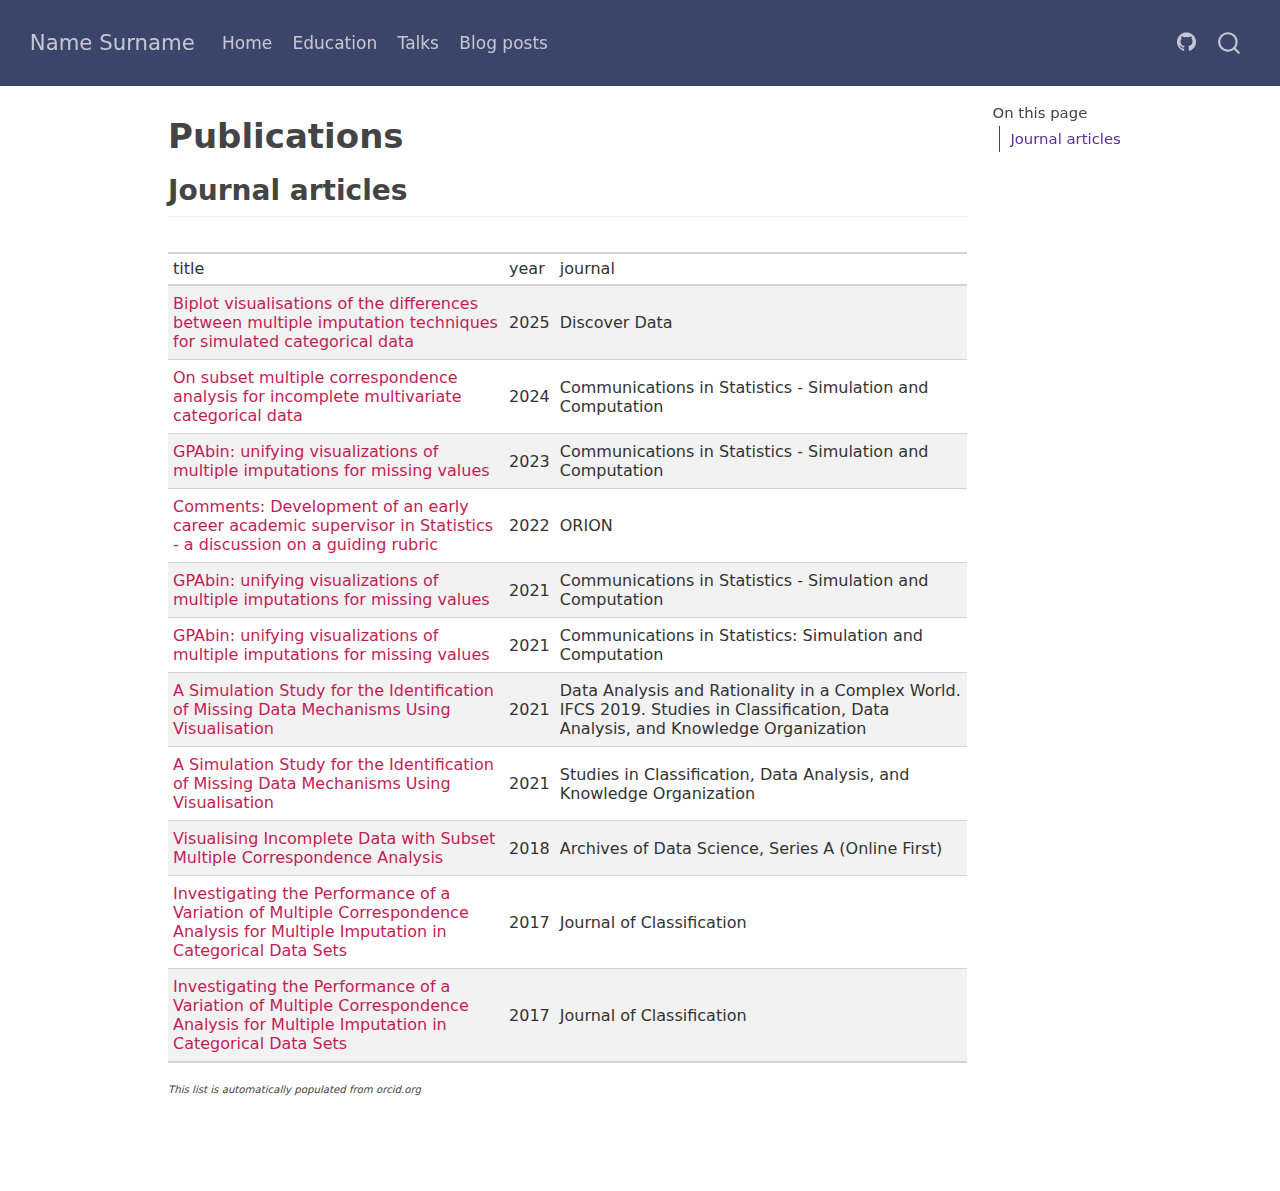
<file: docs/publications.html>
<!DOCTYPE html>
<html xmlns="http://www.w3.org/1999/xhtml" lang="en" xml:lang="en"><head>

<meta charset="utf-8">
<meta name="generator" content="quarto-1.6.42">

<meta name="viewport" content="width=device-width, initial-scale=1.0, user-scalable=yes">


<title>Publications – Name Surname</title>
<style>
code{white-space: pre-wrap;}
span.smallcaps{font-variant: small-caps;}
div.columns{display: flex; gap: min(4vw, 1.5em);}
div.column{flex: auto; overflow-x: auto;}
div.hanging-indent{margin-left: 1.5em; text-indent: -1.5em;}
ul.task-list{list-style: none;}
ul.task-list li input[type="checkbox"] {
  width: 0.8em;
  margin: 0 0.8em 0.2em -1em; /* quarto-specific, see https://github.com/quarto-dev/quarto-cli/issues/4556 */ 
  vertical-align: middle;
}
</style>


<script src="site_libs/quarto-nav/quarto-nav.js"></script>
<script src="site_libs/quarto-nav/headroom.min.js"></script>
<script src="site_libs/clipboard/clipboard.min.js"></script>
<script src="site_libs/quarto-search/autocomplete.umd.js"></script>
<script src="site_libs/quarto-search/fuse.min.js"></script>
<script src="site_libs/quarto-search/quarto-search.js"></script>
<meta name="quarto:offset" content="./">
<link href="./logo.png" rel="icon" type="image/png">
<script src="site_libs/quarto-html/quarto.js"></script>
<script src="site_libs/quarto-html/popper.min.js"></script>
<script src="site_libs/quarto-html/tippy.umd.min.js"></script>
<script src="site_libs/quarto-html/anchor.min.js"></script>
<link href="site_libs/quarto-html/tippy.css" rel="stylesheet">
<link href="site_libs/quarto-html/quarto-syntax-highlighting-2f5df379a58b258e96c21c0638c20c03.css" rel="stylesheet" id="quarto-text-highlighting-styles">
<script src="site_libs/bootstrap/bootstrap.min.js"></script>
<link href="site_libs/bootstrap/bootstrap-icons.css" rel="stylesheet">
<link href="site_libs/bootstrap/bootstrap-346a88f88b7b8c9670afeb68690d968c.min.css" rel="stylesheet" append-hash="true" id="quarto-bootstrap" data-mode="light">
<script id="quarto-search-options" type="application/json">{
  "location": "navbar",
  "copy-button": false,
  "collapse-after": 3,
  "panel-placement": "end",
  "type": "overlay",
  "limit": 50,
  "keyboard-shortcut": [
    "f",
    "/",
    "s"
  ],
  "show-item-context": false,
  "language": {
    "search-no-results-text": "No results",
    "search-matching-documents-text": "matching documents",
    "search-copy-link-title": "Copy link to search",
    "search-hide-matches-text": "Hide additional matches",
    "search-more-match-text": "more match in this document",
    "search-more-matches-text": "more matches in this document",
    "search-clear-button-title": "Clear",
    "search-text-placeholder": "",
    "search-detached-cancel-button-title": "Cancel",
    "search-submit-button-title": "Submit",
    "search-label": "Search"
  }
}</script>


</head>

<body class="nav-fixed">

<div id="quarto-search-results"></div>
  <header id="quarto-header" class="headroom fixed-top">
    <nav class="navbar navbar-expand-lg " data-bs-theme="dark">
      <div class="navbar-container container-fluid">
      <div class="navbar-brand-container mx-auto">
    <a class="navbar-brand" href="./index.html">
    <span class="navbar-title">Name Surname</span>
    </a>
  </div>
            <div id="quarto-search" class="" title="Search"></div>
          <button class="navbar-toggler" type="button" data-bs-toggle="collapse" data-bs-target="#navbarCollapse" aria-controls="navbarCollapse" role="menu" aria-expanded="false" aria-label="Toggle navigation" onclick="if (window.quartoToggleHeadroom) { window.quartoToggleHeadroom(); }">
  <span class="navbar-toggler-icon"></span>
</button>
          <div class="collapse navbar-collapse" id="navbarCollapse">
            <ul class="navbar-nav navbar-nav-scroll me-auto">
  <li class="nav-item">
    <a class="nav-link" href="./index.html"> 
<span class="menu-text">Home</span></a>
  </li>  
  <li class="nav-item">
    <a class="nav-link" href="./education.html"> 
<span class="menu-text">Education</span></a>
  </li>  
  <li class="nav-item">
    <a class="nav-link" href="./talks.html"> 
<span class="menu-text">Talks</span></a>
  </li>  
  <li class="nav-item">
    <a class="nav-link" href="./blog.html"> 
<span class="menu-text">Blog posts</span></a>
  </li>  
</ul>
            <ul class="navbar-nav navbar-nav-scroll ms-auto">
  <li class="nav-item compact">
    <a class="nav-link" href="https://github.com/"> <i class="bi bi-github" role="img">
</i> 
<span class="menu-text"></span></a>
  </li>  
</ul>
          </div> <!-- /navcollapse -->
            <div class="quarto-navbar-tools">
</div>
      </div> <!-- /container-fluid -->
    </nav>
</header>
<!-- content -->
<div id="quarto-content" class="quarto-container page-columns page-rows-contents page-layout-article page-navbar">
<!-- sidebar -->
<!-- margin-sidebar -->
    <div id="quarto-margin-sidebar" class="sidebar margin-sidebar">
        <nav id="TOC" role="doc-toc" class="toc-active">
    <h2 id="toc-title">On this page</h2>
   
  <ul>
  <li><a href="#journal-articles" id="toc-journal-articles" class="nav-link active" data-scroll-target="#journal-articles">Journal articles</a></li>
  </ul>
</nav>
    </div>
<!-- main -->
<main class="content" id="quarto-document-content">

<header id="title-block-header" class="quarto-title-block default">
<div class="quarto-title">
<h1 class="title">Publications</h1>
</div>



<div class="quarto-title-meta">

    
  
    
  </div>
  


</header>


<section id="journal-articles" class="level2">
<h2 class="anchored" data-anchor-id="journal-articles">Journal articles</h2>
<div class="cell">
<div class="cell-output-display">
<div id="uwnolgkann" style="padding-left:0px;padding-right:0px;padding-top:10px;padding-bottom:10px;overflow-x:auto;overflow-y:auto;width:auto;height:auto;">
<style>#uwnolgkann table {
  font-family: system-ui, 'Segoe UI', Roboto, Helvetica, Arial, sans-serif, 'Apple Color Emoji', 'Segoe UI Emoji', 'Segoe UI Symbol', 'Noto Color Emoji';
  -webkit-font-smoothing: antialiased;
  -moz-osx-font-smoothing: grayscale;
}

#uwnolgkann thead, #uwnolgkann tbody, #uwnolgkann tfoot, #uwnolgkann tr, #uwnolgkann td, #uwnolgkann th {
  border-style: none;
}

#uwnolgkann p {
  margin: 0;
  padding: 0;
}

#uwnolgkann .gt_table {
  display: table;
  border-collapse: collapse;
  line-height: normal;
  margin-left: auto;
  margin-right: auto;
  color: #333333;
  font-size: 16px;
  font-weight: normal;
  font-style: normal;
  background-color: #FFFFFF;
  width: auto;
  border-top-style: solid;
  border-top-width: 2px;
  border-top-color: #A8A8A8;
  border-right-style: none;
  border-right-width: 2px;
  border-right-color: #D3D3D3;
  border-bottom-style: solid;
  border-bottom-width: 2px;
  border-bottom-color: #A8A8A8;
  border-left-style: none;
  border-left-width: 2px;
  border-left-color: #D3D3D3;
}

#uwnolgkann .gt_caption {
  padding-top: 4px;
  padding-bottom: 4px;
}

#uwnolgkann .gt_title {
  color: #333333;
  font-size: 125%;
  font-weight: initial;
  padding-top: 4px;
  padding-bottom: 4px;
  padding-left: 5px;
  padding-right: 5px;
  border-bottom-color: #FFFFFF;
  border-bottom-width: 0;
}

#uwnolgkann .gt_subtitle {
  color: #333333;
  font-size: 85%;
  font-weight: initial;
  padding-top: 3px;
  padding-bottom: 5px;
  padding-left: 5px;
  padding-right: 5px;
  border-top-color: #FFFFFF;
  border-top-width: 0;
}

#uwnolgkann .gt_heading {
  background-color: #FFFFFF;
  text-align: center;
  border-bottom-color: #FFFFFF;
  border-left-style: none;
  border-left-width: 1px;
  border-left-color: #D3D3D3;
  border-right-style: none;
  border-right-width: 1px;
  border-right-color: #D3D3D3;
}

#uwnolgkann .gt_bottom_border {
  border-bottom-style: solid;
  border-bottom-width: 2px;
  border-bottom-color: #D3D3D3;
}

#uwnolgkann .gt_col_headings {
  border-top-style: solid;
  border-top-width: 2px;
  border-top-color: #D3D3D3;
  border-bottom-style: solid;
  border-bottom-width: 2px;
  border-bottom-color: #D3D3D3;
  border-left-style: none;
  border-left-width: 1px;
  border-left-color: #D3D3D3;
  border-right-style: none;
  border-right-width: 1px;
  border-right-color: #D3D3D3;
}

#uwnolgkann .gt_col_heading {
  color: #333333;
  background-color: #FFFFFF;
  font-size: 100%;
  font-weight: normal;
  text-transform: inherit;
  border-left-style: none;
  border-left-width: 1px;
  border-left-color: #D3D3D3;
  border-right-style: none;
  border-right-width: 1px;
  border-right-color: #D3D3D3;
  vertical-align: bottom;
  padding-top: 5px;
  padding-bottom: 6px;
  padding-left: 5px;
  padding-right: 5px;
  overflow-x: hidden;
}

#uwnolgkann .gt_column_spanner_outer {
  color: #333333;
  background-color: #FFFFFF;
  font-size: 100%;
  font-weight: normal;
  text-transform: inherit;
  padding-top: 0;
  padding-bottom: 0;
  padding-left: 4px;
  padding-right: 4px;
}

#uwnolgkann .gt_column_spanner_outer:first-child {
  padding-left: 0;
}

#uwnolgkann .gt_column_spanner_outer:last-child {
  padding-right: 0;
}

#uwnolgkann .gt_column_spanner {
  border-bottom-style: solid;
  border-bottom-width: 2px;
  border-bottom-color: #D3D3D3;
  vertical-align: bottom;
  padding-top: 5px;
  padding-bottom: 5px;
  overflow-x: hidden;
  display: inline-block;
  width: 100%;
}

#uwnolgkann .gt_spanner_row {
  border-bottom-style: hidden;
}

#uwnolgkann .gt_group_heading {
  padding-top: 8px;
  padding-bottom: 8px;
  padding-left: 5px;
  padding-right: 5px;
  color: #333333;
  background-color: #FFFFFF;
  font-size: 100%;
  font-weight: initial;
  text-transform: inherit;
  border-top-style: solid;
  border-top-width: 2px;
  border-top-color: #D3D3D3;
  border-bottom-style: solid;
  border-bottom-width: 2px;
  border-bottom-color: #D3D3D3;
  border-left-style: none;
  border-left-width: 1px;
  border-left-color: #D3D3D3;
  border-right-style: none;
  border-right-width: 1px;
  border-right-color: #D3D3D3;
  vertical-align: middle;
  text-align: left;
}

#uwnolgkann .gt_empty_group_heading {
  padding: 0.5px;
  color: #333333;
  background-color: #FFFFFF;
  font-size: 100%;
  font-weight: initial;
  border-top-style: solid;
  border-top-width: 2px;
  border-top-color: #D3D3D3;
  border-bottom-style: solid;
  border-bottom-width: 2px;
  border-bottom-color: #D3D3D3;
  vertical-align: middle;
}

#uwnolgkann .gt_from_md > :first-child {
  margin-top: 0;
}

#uwnolgkann .gt_from_md > :last-child {
  margin-bottom: 0;
}

#uwnolgkann .gt_row {
  padding-top: 8px;
  padding-bottom: 8px;
  padding-left: 5px;
  padding-right: 5px;
  margin: 10px;
  border-top-style: solid;
  border-top-width: 1px;
  border-top-color: #D3D3D3;
  border-left-style: none;
  border-left-width: 1px;
  border-left-color: #D3D3D3;
  border-right-style: none;
  border-right-width: 1px;
  border-right-color: #D3D3D3;
  vertical-align: middle;
  overflow-x: hidden;
}

#uwnolgkann .gt_stub {
  color: #333333;
  background-color: #FFFFFF;
  font-size: 100%;
  font-weight: initial;
  text-transform: inherit;
  border-right-style: solid;
  border-right-width: 2px;
  border-right-color: #D3D3D3;
  padding-left: 5px;
  padding-right: 5px;
}

#uwnolgkann .gt_stub_row_group {
  color: #333333;
  background-color: #FFFFFF;
  font-size: 100%;
  font-weight: initial;
  text-transform: inherit;
  border-right-style: solid;
  border-right-width: 2px;
  border-right-color: #D3D3D3;
  padding-left: 5px;
  padding-right: 5px;
  vertical-align: top;
}

#uwnolgkann .gt_row_group_first td {
  border-top-width: 2px;
}

#uwnolgkann .gt_row_group_first th {
  border-top-width: 2px;
}

#uwnolgkann .gt_summary_row {
  color: #333333;
  background-color: #FFFFFF;
  text-transform: inherit;
  padding-top: 8px;
  padding-bottom: 8px;
  padding-left: 5px;
  padding-right: 5px;
}

#uwnolgkann .gt_first_summary_row {
  border-top-style: solid;
  border-top-color: #D3D3D3;
}

#uwnolgkann .gt_first_summary_row.thick {
  border-top-width: 2px;
}

#uwnolgkann .gt_last_summary_row {
  padding-top: 8px;
  padding-bottom: 8px;
  padding-left: 5px;
  padding-right: 5px;
  border-bottom-style: solid;
  border-bottom-width: 2px;
  border-bottom-color: #D3D3D3;
}

#uwnolgkann .gt_grand_summary_row {
  color: #333333;
  background-color: #FFFFFF;
  text-transform: inherit;
  padding-top: 8px;
  padding-bottom: 8px;
  padding-left: 5px;
  padding-right: 5px;
}

#uwnolgkann .gt_first_grand_summary_row {
  padding-top: 8px;
  padding-bottom: 8px;
  padding-left: 5px;
  padding-right: 5px;
  border-top-style: double;
  border-top-width: 6px;
  border-top-color: #D3D3D3;
}

#uwnolgkann .gt_last_grand_summary_row_top {
  padding-top: 8px;
  padding-bottom: 8px;
  padding-left: 5px;
  padding-right: 5px;
  border-bottom-style: double;
  border-bottom-width: 6px;
  border-bottom-color: #D3D3D3;
}

#uwnolgkann .gt_striped {
  background-color: rgba(128, 128, 128, 0.05);
}

#uwnolgkann .gt_table_body {
  border-top-style: solid;
  border-top-width: 2px;
  border-top-color: #D3D3D3;
  border-bottom-style: solid;
  border-bottom-width: 2px;
  border-bottom-color: #D3D3D3;
}

#uwnolgkann .gt_footnotes {
  color: #333333;
  background-color: #FFFFFF;
  border-bottom-style: none;
  border-bottom-width: 2px;
  border-bottom-color: #D3D3D3;
  border-left-style: none;
  border-left-width: 2px;
  border-left-color: #D3D3D3;
  border-right-style: none;
  border-right-width: 2px;
  border-right-color: #D3D3D3;
}

#uwnolgkann .gt_footnote {
  margin: 0px;
  font-size: 90%;
  padding-top: 4px;
  padding-bottom: 4px;
  padding-left: 5px;
  padding-right: 5px;
}

#uwnolgkann .gt_sourcenotes {
  color: #333333;
  background-color: #FFFFFF;
  border-bottom-style: none;
  border-bottom-width: 2px;
  border-bottom-color: #D3D3D3;
  border-left-style: none;
  border-left-width: 2px;
  border-left-color: #D3D3D3;
  border-right-style: none;
  border-right-width: 2px;
  border-right-color: #D3D3D3;
}

#uwnolgkann .gt_sourcenote {
  font-size: 90%;
  padding-top: 4px;
  padding-bottom: 4px;
  padding-left: 5px;
  padding-right: 5px;
}

#uwnolgkann .gt_left {
  text-align: left;
}

#uwnolgkann .gt_center {
  text-align: center;
}

#uwnolgkann .gt_right {
  text-align: right;
  font-variant-numeric: tabular-nums;
}

#uwnolgkann .gt_font_normal {
  font-weight: normal;
}

#uwnolgkann .gt_font_bold {
  font-weight: bold;
}

#uwnolgkann .gt_font_italic {
  font-style: italic;
}

#uwnolgkann .gt_super {
  font-size: 65%;
}

#uwnolgkann .gt_footnote_marks {
  font-size: 75%;
  vertical-align: 0.4em;
  position: initial;
}

#uwnolgkann .gt_asterisk {
  font-size: 100%;
  vertical-align: 0;
}

#uwnolgkann .gt_indent_1 {
  text-indent: 5px;
}

#uwnolgkann .gt_indent_2 {
  text-indent: 10px;
}

#uwnolgkann .gt_indent_3 {
  text-indent: 15px;
}

#uwnolgkann .gt_indent_4 {
  text-indent: 20px;
}

#uwnolgkann .gt_indent_5 {
  text-indent: 25px;
}

#uwnolgkann .katex-display {
  display: inline-flex !important;
  margin-bottom: 0.75em !important;
}

#uwnolgkann div.Reactable > div.rt-table > div.rt-thead > div.rt-tr.rt-tr-group-header > div.rt-th-group:after {
  height: 0px !important;
}
</style>

<table class="gt_table caption-top table table-sm table-striped small" data-quarto-postprocess="true" data-quarto-disable-processing="false" data-quarto-bootstrap="false">
<thead>
<tr class="gt_col_headings header">
<th id="titlelink" class="gt_col_heading gt_columns_bottom_border gt_left" data-quarto-table-cell-role="th" scope="col">title</th>
<th id="year" class="gt_col_heading gt_columns_bottom_border gt_left" data-quarto-table-cell-role="th" scope="col">year</th>
<th id="journal" class="gt_col_heading gt_columns_bottom_border gt_left" data-quarto-table-cell-role="th" scope="col">journal</th>
</tr>
</thead>
<tbody class="gt_table_body">
<tr class="odd">
<td class="gt_row gt_left" headers="titlelink"><a href="https://doi.org/10.1007/s44248-025-00063-1">Biplot visualisations of the differences between multiple imputation techniques for simulated categorical data</a></td>
<td class="gt_row gt_left" headers="year">2025</td>
<td class="gt_row gt_left" headers="journal">Discover Data</td>
</tr>
<tr class="even">
<td class="gt_row gt_left" headers="titlelink"><a href="https://doi.org/10.1080/03610918.2023.2173779">On subset multiple correspondence analysis for incomplete multivariate categorical data</a></td>
<td class="gt_row gt_left" headers="year">2024</td>
<td class="gt_row gt_left" headers="journal">Communications in Statistics - Simulation and Computation</td>
</tr>
<tr class="odd">
<td class="gt_row gt_left" headers="titlelink"><a href="https://doi.org/10.1080/03610918.2021.1914089">GPAbin: unifying visualizations of multiple imputations for missing values</a></td>
<td class="gt_row gt_left" headers="year">2023</td>
<td class="gt_row gt_left" headers="journal">Communications in Statistics - Simulation and Computation</td>
</tr>
<tr class="even">
<td class="gt_row gt_left" headers="titlelink"><a href="http://dx.doi.org/10.5784/38-1-734">Comments: Development of an early career academic supervisor in Statistics - a discussion on a guiding rubric</a></td>
<td class="gt_row gt_left" headers="year">2022</td>
<td class="gt_row gt_left" headers="journal">ORION</td>
</tr>
<tr class="odd">
<td class="gt_row gt_left" headers="titlelink"><a href="NA">GPAbin: unifying visualizations of multiple imputations for missing values</a></td>
<td class="gt_row gt_left" headers="year">2021</td>
<td class="gt_row gt_left" headers="journal">Communications in Statistics - Simulation and Computation</td>
</tr>
<tr class="even">
<td class="gt_row gt_left" headers="titlelink"><a href="http://www.scopus.com/inward/record.url?eid=2-s2.0-85105084518&amp;partnerID=MN8TOARS">GPAbin: unifying visualizations of multiple imputations for missing values</a></td>
<td class="gt_row gt_left" headers="year">2021</td>
<td class="gt_row gt_left" headers="journal">Communications in Statistics: Simulation and Computation</td>
</tr>
<tr class="odd">
<td class="gt_row gt_left" headers="titlelink"><a href="NA">A Simulation Study for the Identification of Missing Data Mechanisms Using Visualisation</a></td>
<td class="gt_row gt_left" headers="year">2021</td>
<td class="gt_row gt_left" headers="journal">Data Analysis and Rationality in a Complex World. IFCS 2019. Studies in Classification, Data Analysis, and Knowledge Organization</td>
</tr>
<tr class="even">
<td class="gt_row gt_left" headers="titlelink"><a href="http://www.scopus.com/inward/record.url?eid=2-s2.0-85102733303&amp;partnerID=MN8TOARS">A Simulation Study for the Identification of Missing Data Mechanisms Using Visualisation</a></td>
<td class="gt_row gt_left" headers="year">2021</td>
<td class="gt_row gt_left" headers="journal">Studies in Classification, Data Analysis, and Knowledge Organization</td>
</tr>
<tr class="odd">
<td class="gt_row gt_left" headers="titlelink"><a href="NA">Visualising Incomplete Data with Subset Multiple Correspondence Analysis</a></td>
<td class="gt_row gt_left" headers="year">2018</td>
<td class="gt_row gt_left" headers="journal">Archives of Data Science, Series A (Online First)</td>
</tr>
<tr class="even">
<td class="gt_row gt_left" headers="titlelink"><a href="NA">Investigating the Performance of a Variation of Multiple Correspondence Analysis for Multiple Imputation in Categorical Data Sets</a></td>
<td class="gt_row gt_left" headers="year">2017</td>
<td class="gt_row gt_left" headers="journal">Journal of Classification</td>
</tr>
<tr class="odd">
<td class="gt_row gt_left" headers="titlelink"><a href="http://www.scopus.com/inward/record.url?eid=2-s2.0-85030320310&amp;partnerID=MN8TOARS">Investigating the Performance of a Variation of Multiple Correspondence Analysis for Multiple Imputation in Categorical Data Sets</a></td>
<td class="gt_row gt_left" headers="year">2017</td>
<td class="gt_row gt_left" headers="journal">Journal of Classification</td>
</tr>
</tbody>
</table>

</div>
</div>
</div>
<div style="font-size: 60%">
<p><em>This list is automatically populated from orcid.org</em></p>
</div>


</section>

</main> <!-- /main -->
<script id="quarto-html-after-body" type="application/javascript">
window.document.addEventListener("DOMContentLoaded", function (event) {
  const toggleBodyColorMode = (bsSheetEl) => {
    const mode = bsSheetEl.getAttribute("data-mode");
    const bodyEl = window.document.querySelector("body");
    if (mode === "dark") {
      bodyEl.classList.add("quarto-dark");
      bodyEl.classList.remove("quarto-light");
    } else {
      bodyEl.classList.add("quarto-light");
      bodyEl.classList.remove("quarto-dark");
    }
  }
  const toggleBodyColorPrimary = () => {
    const bsSheetEl = window.document.querySelector("link#quarto-bootstrap");
    if (bsSheetEl) {
      toggleBodyColorMode(bsSheetEl);
    }
  }
  toggleBodyColorPrimary();  
  const icon = "";
  const anchorJS = new window.AnchorJS();
  anchorJS.options = {
    placement: 'right',
    icon: icon
  };
  anchorJS.add('.anchored');
  const isCodeAnnotation = (el) => {
    for (const clz of el.classList) {
      if (clz.startsWith('code-annotation-')) {                     
        return true;
      }
    }
    return false;
  }
  const onCopySuccess = function(e) {
    // button target
    const button = e.trigger;
    // don't keep focus
    button.blur();
    // flash "checked"
    button.classList.add('code-copy-button-checked');
    var currentTitle = button.getAttribute("title");
    button.setAttribute("title", "Copied!");
    let tooltip;
    if (window.bootstrap) {
      button.setAttribute("data-bs-toggle", "tooltip");
      button.setAttribute("data-bs-placement", "left");
      button.setAttribute("data-bs-title", "Copied!");
      tooltip = new bootstrap.Tooltip(button, 
        { trigger: "manual", 
          customClass: "code-copy-button-tooltip",
          offset: [0, -8]});
      tooltip.show();    
    }
    setTimeout(function() {
      if (tooltip) {
        tooltip.hide();
        button.removeAttribute("data-bs-title");
        button.removeAttribute("data-bs-toggle");
        button.removeAttribute("data-bs-placement");
      }
      button.setAttribute("title", currentTitle);
      button.classList.remove('code-copy-button-checked');
    }, 1000);
    // clear code selection
    e.clearSelection();
  }
  const getTextToCopy = function(trigger) {
      const codeEl = trigger.previousElementSibling.cloneNode(true);
      for (const childEl of codeEl.children) {
        if (isCodeAnnotation(childEl)) {
          childEl.remove();
        }
      }
      return codeEl.innerText;
  }
  const clipboard = new window.ClipboardJS('.code-copy-button:not([data-in-quarto-modal])', {
    text: getTextToCopy
  });
  clipboard.on('success', onCopySuccess);
  if (window.document.getElementById('quarto-embedded-source-code-modal')) {
    const clipboardModal = new window.ClipboardJS('.code-copy-button[data-in-quarto-modal]', {
      text: getTextToCopy,
      container: window.document.getElementById('quarto-embedded-source-code-modal')
    });
    clipboardModal.on('success', onCopySuccess);
  }
    var localhostRegex = new RegExp(/^(?:http|https):\/\/localhost\:?[0-9]*\//);
    var mailtoRegex = new RegExp(/^mailto:/);
      var filterRegex = new RegExp('/' + window.location.host + '/');
    var isInternal = (href) => {
        return filterRegex.test(href) || localhostRegex.test(href) || mailtoRegex.test(href);
    }
    // Inspect non-navigation links and adorn them if external
 	var links = window.document.querySelectorAll('a[href]:not(.nav-link):not(.navbar-brand):not(.toc-action):not(.sidebar-link):not(.sidebar-item-toggle):not(.pagination-link):not(.no-external):not([aria-hidden]):not(.dropdown-item):not(.quarto-navigation-tool):not(.about-link)');
    for (var i=0; i<links.length; i++) {
      const link = links[i];
      if (!isInternal(link.href)) {
        // undo the damage that might have been done by quarto-nav.js in the case of
        // links that we want to consider external
        if (link.dataset.originalHref !== undefined) {
          link.href = link.dataset.originalHref;
        }
      }
    }
  function tippyHover(el, contentFn, onTriggerFn, onUntriggerFn) {
    const config = {
      allowHTML: true,
      maxWidth: 500,
      delay: 100,
      arrow: false,
      appendTo: function(el) {
          return el.parentElement;
      },
      interactive: true,
      interactiveBorder: 10,
      theme: 'quarto',
      placement: 'bottom-start',
    };
    if (contentFn) {
      config.content = contentFn;
    }
    if (onTriggerFn) {
      config.onTrigger = onTriggerFn;
    }
    if (onUntriggerFn) {
      config.onUntrigger = onUntriggerFn;
    }
    window.tippy(el, config); 
  }
  const noterefs = window.document.querySelectorAll('a[role="doc-noteref"]');
  for (var i=0; i<noterefs.length; i++) {
    const ref = noterefs[i];
    tippyHover(ref, function() {
      // use id or data attribute instead here
      let href = ref.getAttribute('data-footnote-href') || ref.getAttribute('href');
      try { href = new URL(href).hash; } catch {}
      const id = href.replace(/^#\/?/, "");
      const note = window.document.getElementById(id);
      if (note) {
        return note.innerHTML;
      } else {
        return "";
      }
    });
  }
  const xrefs = window.document.querySelectorAll('a.quarto-xref');
  const processXRef = (id, note) => {
    // Strip column container classes
    const stripColumnClz = (el) => {
      el.classList.remove("page-full", "page-columns");
      if (el.children) {
        for (const child of el.children) {
          stripColumnClz(child);
        }
      }
    }
    stripColumnClz(note)
    if (id === null || id.startsWith('sec-')) {
      // Special case sections, only their first couple elements
      const container = document.createElement("div");
      if (note.children && note.children.length > 2) {
        container.appendChild(note.children[0].cloneNode(true));
        for (let i = 1; i < note.children.length; i++) {
          const child = note.children[i];
          if (child.tagName === "P" && child.innerText === "") {
            continue;
          } else {
            container.appendChild(child.cloneNode(true));
            break;
          }
        }
        if (window.Quarto?.typesetMath) {
          window.Quarto.typesetMath(container);
        }
        return container.innerHTML
      } else {
        if (window.Quarto?.typesetMath) {
          window.Quarto.typesetMath(note);
        }
        return note.innerHTML;
      }
    } else {
      // Remove any anchor links if they are present
      const anchorLink = note.querySelector('a.anchorjs-link');
      if (anchorLink) {
        anchorLink.remove();
      }
      if (window.Quarto?.typesetMath) {
        window.Quarto.typesetMath(note);
      }
      if (note.classList.contains("callout")) {
        return note.outerHTML;
      } else {
        return note.innerHTML;
      }
    }
  }
  for (var i=0; i<xrefs.length; i++) {
    const xref = xrefs[i];
    tippyHover(xref, undefined, function(instance) {
      instance.disable();
      let url = xref.getAttribute('href');
      let hash = undefined; 
      if (url.startsWith('#')) {
        hash = url;
      } else {
        try { hash = new URL(url).hash; } catch {}
      }
      if (hash) {
        const id = hash.replace(/^#\/?/, "");
        const note = window.document.getElementById(id);
        if (note !== null) {
          try {
            const html = processXRef(id, note.cloneNode(true));
            instance.setContent(html);
          } finally {
            instance.enable();
            instance.show();
          }
        } else {
          // See if we can fetch this
          fetch(url.split('#')[0])
          .then(res => res.text())
          .then(html => {
            const parser = new DOMParser();
            const htmlDoc = parser.parseFromString(html, "text/html");
            const note = htmlDoc.getElementById(id);
            if (note !== null) {
              const html = processXRef(id, note);
              instance.setContent(html);
            } 
          }).finally(() => {
            instance.enable();
            instance.show();
          });
        }
      } else {
        // See if we can fetch a full url (with no hash to target)
        // This is a special case and we should probably do some content thinning / targeting
        fetch(url)
        .then(res => res.text())
        .then(html => {
          const parser = new DOMParser();
          const htmlDoc = parser.parseFromString(html, "text/html");
          const note = htmlDoc.querySelector('main.content');
          if (note !== null) {
            // This should only happen for chapter cross references
            // (since there is no id in the URL)
            // remove the first header
            if (note.children.length > 0 && note.children[0].tagName === "HEADER") {
              note.children[0].remove();
            }
            const html = processXRef(null, note);
            instance.setContent(html);
          } 
        }).finally(() => {
          instance.enable();
          instance.show();
        });
      }
    }, function(instance) {
    });
  }
      let selectedAnnoteEl;
      const selectorForAnnotation = ( cell, annotation) => {
        let cellAttr = 'data-code-cell="' + cell + '"';
        let lineAttr = 'data-code-annotation="' +  annotation + '"';
        const selector = 'span[' + cellAttr + '][' + lineAttr + ']';
        return selector;
      }
      const selectCodeLines = (annoteEl) => {
        const doc = window.document;
        const targetCell = annoteEl.getAttribute("data-target-cell");
        const targetAnnotation = annoteEl.getAttribute("data-target-annotation");
        const annoteSpan = window.document.querySelector(selectorForAnnotation(targetCell, targetAnnotation));
        const lines = annoteSpan.getAttribute("data-code-lines").split(",");
        const lineIds = lines.map((line) => {
          return targetCell + "-" + line;
        })
        let top = null;
        let height = null;
        let parent = null;
        if (lineIds.length > 0) {
            //compute the position of the single el (top and bottom and make a div)
            const el = window.document.getElementById(lineIds[0]);
            top = el.offsetTop;
            height = el.offsetHeight;
            parent = el.parentElement.parentElement;
          if (lineIds.length > 1) {
            const lastEl = window.document.getElementById(lineIds[lineIds.length - 1]);
            const bottom = lastEl.offsetTop + lastEl.offsetHeight;
            height = bottom - top;
          }
          if (top !== null && height !== null && parent !== null) {
            // cook up a div (if necessary) and position it 
            let div = window.document.getElementById("code-annotation-line-highlight");
            if (div === null) {
              div = window.document.createElement("div");
              div.setAttribute("id", "code-annotation-line-highlight");
              div.style.position = 'absolute';
              parent.appendChild(div);
            }
            div.style.top = top - 2 + "px";
            div.style.height = height + 4 + "px";
            div.style.left = 0;
            let gutterDiv = window.document.getElementById("code-annotation-line-highlight-gutter");
            if (gutterDiv === null) {
              gutterDiv = window.document.createElement("div");
              gutterDiv.setAttribute("id", "code-annotation-line-highlight-gutter");
              gutterDiv.style.position = 'absolute';
              const codeCell = window.document.getElementById(targetCell);
              const gutter = codeCell.querySelector('.code-annotation-gutter');
              gutter.appendChild(gutterDiv);
            }
            gutterDiv.style.top = top - 2 + "px";
            gutterDiv.style.height = height + 4 + "px";
          }
          selectedAnnoteEl = annoteEl;
        }
      };
      const unselectCodeLines = () => {
        const elementsIds = ["code-annotation-line-highlight", "code-annotation-line-highlight-gutter"];
        elementsIds.forEach((elId) => {
          const div = window.document.getElementById(elId);
          if (div) {
            div.remove();
          }
        });
        selectedAnnoteEl = undefined;
      };
        // Handle positioning of the toggle
    window.addEventListener(
      "resize",
      throttle(() => {
        elRect = undefined;
        if (selectedAnnoteEl) {
          selectCodeLines(selectedAnnoteEl);
        }
      }, 10)
    );
    function throttle(fn, ms) {
    let throttle = false;
    let timer;
      return (...args) => {
        if(!throttle) { // first call gets through
            fn.apply(this, args);
            throttle = true;
        } else { // all the others get throttled
            if(timer) clearTimeout(timer); // cancel #2
            timer = setTimeout(() => {
              fn.apply(this, args);
              timer = throttle = false;
            }, ms);
        }
      };
    }
      // Attach click handler to the DT
      const annoteDls = window.document.querySelectorAll('dt[data-target-cell]');
      for (const annoteDlNode of annoteDls) {
        annoteDlNode.addEventListener('click', (event) => {
          const clickedEl = event.target;
          if (clickedEl !== selectedAnnoteEl) {
            unselectCodeLines();
            const activeEl = window.document.querySelector('dt[data-target-cell].code-annotation-active');
            if (activeEl) {
              activeEl.classList.remove('code-annotation-active');
            }
            selectCodeLines(clickedEl);
            clickedEl.classList.add('code-annotation-active');
          } else {
            // Unselect the line
            unselectCodeLines();
            clickedEl.classList.remove('code-annotation-active');
          }
        });
      }
  const findCites = (el) => {
    const parentEl = el.parentElement;
    if (parentEl) {
      const cites = parentEl.dataset.cites;
      if (cites) {
        return {
          el,
          cites: cites.split(' ')
        };
      } else {
        return findCites(el.parentElement)
      }
    } else {
      return undefined;
    }
  };
  var bibliorefs = window.document.querySelectorAll('a[role="doc-biblioref"]');
  for (var i=0; i<bibliorefs.length; i++) {
    const ref = bibliorefs[i];
    const citeInfo = findCites(ref);
    if (citeInfo) {
      tippyHover(citeInfo.el, function() {
        var popup = window.document.createElement('div');
        citeInfo.cites.forEach(function(cite) {
          var citeDiv = window.document.createElement('div');
          citeDiv.classList.add('hanging-indent');
          citeDiv.classList.add('csl-entry');
          var biblioDiv = window.document.getElementById('ref-' + cite);
          if (biblioDiv) {
            citeDiv.innerHTML = biblioDiv.innerHTML;
          }
          popup.appendChild(citeDiv);
        });
        return popup.innerHTML;
      });
    }
  }
});
</script>
</div> <!-- /content -->




</body></html>
</file>
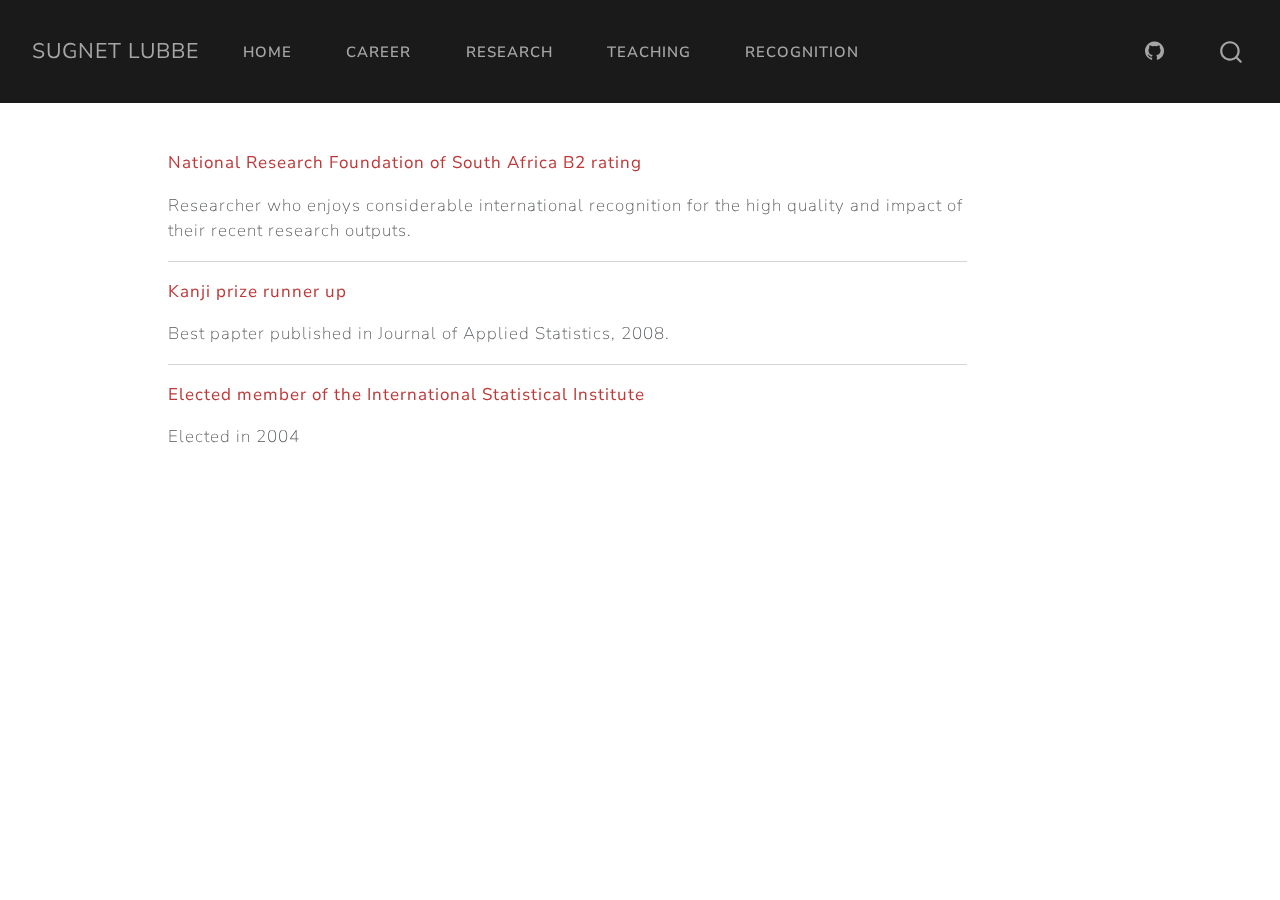
<file: docs/recognition.html>
<!DOCTYPE html>
<html xmlns="http://www.w3.org/1999/xhtml" lang="en" xml:lang="en"><head>

<meta charset="utf-8">
<meta name="generator" content="quarto-1.8.25">

<meta name="viewport" content="width=device-width, initial-scale=1.0, user-scalable=yes">


<title>recognition – Sugnet Lubbe</title>
<style>
code{white-space: pre-wrap;}
span.smallcaps{font-variant: small-caps;}
div.columns{display: flex; gap: min(4vw, 1.5em);}
div.column{flex: auto; overflow-x: auto;}
div.hanging-indent{margin-left: 1.5em; text-indent: -1.5em;}
ul.task-list{list-style: none;}
ul.task-list li input[type="checkbox"] {
  width: 0.8em;
  margin: 0 0.8em 0.2em -1em; /* quarto-specific, see https://github.com/quarto-dev/quarto-cli/issues/4556 */ 
  vertical-align: middle;
}
</style>


<script src="site_libs/quarto-nav/quarto-nav.js"></script>
<script src="site_libs/quarto-nav/headroom.min.js"></script>
<script src="site_libs/clipboard/clipboard.min.js"></script>
<script src="site_libs/quarto-search/autocomplete.umd.js"></script>
<script src="site_libs/quarto-search/fuse.min.js"></script>
<script src="site_libs/quarto-search/quarto-search.js"></script>
<meta name="quarto:offset" content="./">
<link href="./Sugnet.jpg" rel="icon" type="image/jpeg">
<script src="site_libs/quarto-html/quarto.js" type="module"></script>
<script src="site_libs/quarto-html/tabsets/tabsets.js" type="module"></script>
<script src="site_libs/quarto-html/axe/axe-check.js" type="module"></script>
<script src="site_libs/quarto-html/popper.min.js"></script>
<script src="site_libs/quarto-html/tippy.umd.min.js"></script>
<script src="site_libs/quarto-html/anchor.min.js"></script>
<link href="site_libs/quarto-html/tippy.css" rel="stylesheet">
<link href="site_libs/quarto-html/quarto-syntax-highlighting-7b89279ff1a6dce999919e0e67d4d9ec.css" rel="stylesheet" id="quarto-text-highlighting-styles">
<script src="site_libs/bootstrap/bootstrap.min.js"></script>
<link href="site_libs/bootstrap/bootstrap-icons.css" rel="stylesheet">
<link href="site_libs/bootstrap/bootstrap-08e9ca49767b14b18f79b6a0f8533b79.min.css" rel="stylesheet" append-hash="true" id="quarto-bootstrap" data-mode="light">
<script id="quarto-search-options" type="application/json">{
  "location": "navbar",
  "copy-button": false,
  "collapse-after": 3,
  "panel-placement": "end",
  "type": "overlay",
  "limit": 50,
  "keyboard-shortcut": [
    "f",
    "/",
    "s"
  ],
  "show-item-context": false,
  "language": {
    "search-no-results-text": "No results",
    "search-matching-documents-text": "matching documents",
    "search-copy-link-title": "Copy link to search",
    "search-hide-matches-text": "Hide additional matches",
    "search-more-match-text": "more match in this document",
    "search-more-matches-text": "more matches in this document",
    "search-clear-button-title": "Clear",
    "search-text-placeholder": "",
    "search-detached-cancel-button-title": "Cancel",
    "search-submit-button-title": "Submit",
    "search-label": "Search"
  }
}</script>


</head>

<body class="nav-fixed quarto-light">

<div id="quarto-search-results"></div>
  <header id="quarto-header" class="headroom fixed-top">
    <nav class="navbar navbar-expand-lg " data-bs-theme="dark">
      <div class="navbar-container container-fluid">
      <div class="navbar-brand-container mx-auto">
    <a href="./index.html" class="navbar-brand navbar-brand-logo">
    </a>
    <a class="navbar-brand" href="./index.html">
    <span class="navbar-title">Sugnet Lubbe</span>
    </a>
  </div>
            <div id="quarto-search" class="" title="Search"></div>
          <button class="navbar-toggler" type="button" data-bs-toggle="collapse" data-bs-target="#navbarCollapse" aria-controls="navbarCollapse" role="menu" aria-expanded="false" aria-label="Toggle navigation" onclick="if (window.quartoToggleHeadroom) { window.quartoToggleHeadroom(); }">
  <span class="navbar-toggler-icon"></span>
</button>
          <div class="collapse navbar-collapse" id="navbarCollapse">
            <ul class="navbar-nav navbar-nav-scroll me-auto">
  <li class="nav-item">
    <a class="nav-link" href="./index.html"> 
<span class="menu-text">Home</span></a>
  </li>  
  <li class="nav-item">
    <a class="nav-link" href="./career.html"> 
<span class="menu-text">Career</span></a>
  </li>  
  <li class="nav-item">
    <a class="nav-link" href="./research.html"> 
<span class="menu-text">Research</span></a>
  </li>  
  <li class="nav-item">
    <a class="nav-link" href="./teaching.html"> 
<span class="menu-text">Teaching</span></a>
  </li>  
  <li class="nav-item">
    <a class="nav-link active" href="./recognition.html" aria-current="page"> 
<span class="menu-text">Recognition</span></a>
  </li>  
</ul>
            <ul class="navbar-nav navbar-nav-scroll ms-auto">
  <li class="nav-item compact">
    <a class="nav-link" href="https://github.com/"> <i class="bi bi-github" role="img">
</i> 
<span class="menu-text"></span></a>
  </li>  
</ul>
          </div> <!-- /navcollapse -->
            <div class="quarto-navbar-tools">
</div>
      </div> <!-- /container-fluid -->
    </nav>
</header>
<!-- content -->
<div id="quarto-content" class="quarto-container page-columns page-rows-contents page-layout-article page-navbar">
<!-- sidebar -->
<!-- margin-sidebar -->
    <div id="quarto-margin-sidebar" class="sidebar margin-sidebar zindex-bottom">
        
    </div>
<!-- main -->
<main class="content" id="quarto-document-content"><header id="title-block-header" class="quarto-title-block"></header>




<p><strong>National Research Foundation of South Africa B2 rating</strong></p>
<p>Researcher who enjoys considerable international recognition for the high quality and impact of their recent research outputs.</p>
<hr>
<p><strong>Kanji prize runner up</strong></p>
<p>Best papter published in Journal of Applied Statistics, 2008.</p>
<hr>
<p><strong>Elected member of the International Statistical Institute</strong></p>
<p>Elected in 2004</p>



</main> <!-- /main -->
<script id="quarto-html-after-body" type="application/javascript">
  window.document.addEventListener("DOMContentLoaded", function (event) {
    const icon = "";
    const anchorJS = new window.AnchorJS();
    anchorJS.options = {
      placement: 'right',
      icon: icon
    };
    anchorJS.add('.anchored');
    const isCodeAnnotation = (el) => {
      for (const clz of el.classList) {
        if (clz.startsWith('code-annotation-')) {                     
          return true;
        }
      }
      return false;
    }
    const onCopySuccess = function(e) {
      // button target
      const button = e.trigger;
      // don't keep focus
      button.blur();
      // flash "checked"
      button.classList.add('code-copy-button-checked');
      var currentTitle = button.getAttribute("title");
      button.setAttribute("title", "Copied!");
      let tooltip;
      if (window.bootstrap) {
        button.setAttribute("data-bs-toggle", "tooltip");
        button.setAttribute("data-bs-placement", "left");
        button.setAttribute("data-bs-title", "Copied!");
        tooltip = new bootstrap.Tooltip(button, 
          { trigger: "manual", 
            customClass: "code-copy-button-tooltip",
            offset: [0, -8]});
        tooltip.show();    
      }
      setTimeout(function() {
        if (tooltip) {
          tooltip.hide();
          button.removeAttribute("data-bs-title");
          button.removeAttribute("data-bs-toggle");
          button.removeAttribute("data-bs-placement");
        }
        button.setAttribute("title", currentTitle);
        button.classList.remove('code-copy-button-checked');
      }, 1000);
      // clear code selection
      e.clearSelection();
    }
    const getTextToCopy = function(trigger) {
      const outerScaffold = trigger.parentElement.cloneNode(true);
      const codeEl = outerScaffold.querySelector('code');
      for (const childEl of codeEl.children) {
        if (isCodeAnnotation(childEl)) {
          childEl.remove();
        }
      }
      return codeEl.innerText;
    }
    const clipboard = new window.ClipboardJS('.code-copy-button:not([data-in-quarto-modal])', {
      text: getTextToCopy
    });
    clipboard.on('success', onCopySuccess);
    if (window.document.getElementById('quarto-embedded-source-code-modal')) {
      const clipboardModal = new window.ClipboardJS('.code-copy-button[data-in-quarto-modal]', {
        text: getTextToCopy,
        container: window.document.getElementById('quarto-embedded-source-code-modal')
      });
      clipboardModal.on('success', onCopySuccess);
    }
      var localhostRegex = new RegExp(/^(?:http|https):\/\/localhost\:?[0-9]*\//);
      var mailtoRegex = new RegExp(/^mailto:/);
        var filterRegex = new RegExp("https:\/\/github\.com\/sugnet\/academic");
      var isInternal = (href) => {
          return filterRegex.test(href) || localhostRegex.test(href) || mailtoRegex.test(href);
      }
      // Inspect non-navigation links and adorn them if external
     var links = window.document.querySelectorAll('a[href]:not(.nav-link):not(.navbar-brand):not(.toc-action):not(.sidebar-link):not(.sidebar-item-toggle):not(.pagination-link):not(.no-external):not([aria-hidden]):not(.dropdown-item):not(.quarto-navigation-tool):not(.about-link)');
      for (var i=0; i<links.length; i++) {
        const link = links[i];
        if (!isInternal(link.href)) {
          // undo the damage that might have been done by quarto-nav.js in the case of
          // links that we want to consider external
          if (link.dataset.originalHref !== undefined) {
            link.href = link.dataset.originalHref;
          }
        }
      }
    function tippyHover(el, contentFn, onTriggerFn, onUntriggerFn) {
      const config = {
        allowHTML: true,
        maxWidth: 500,
        delay: 100,
        arrow: false,
        appendTo: function(el) {
            return el.parentElement;
        },
        interactive: true,
        interactiveBorder: 10,
        theme: 'quarto',
        placement: 'bottom-start',
      };
      if (contentFn) {
        config.content = contentFn;
      }
      if (onTriggerFn) {
        config.onTrigger = onTriggerFn;
      }
      if (onUntriggerFn) {
        config.onUntrigger = onUntriggerFn;
      }
      window.tippy(el, config); 
    }
    const noterefs = window.document.querySelectorAll('a[role="doc-noteref"]');
    for (var i=0; i<noterefs.length; i++) {
      const ref = noterefs[i];
      tippyHover(ref, function() {
        // use id or data attribute instead here
        let href = ref.getAttribute('data-footnote-href') || ref.getAttribute('href');
        try { href = new URL(href).hash; } catch {}
        const id = href.replace(/^#\/?/, "");
        const note = window.document.getElementById(id);
        if (note) {
          return note.innerHTML;
        } else {
          return "";
        }
      });
    }
    const xrefs = window.document.querySelectorAll('a.quarto-xref');
    const processXRef = (id, note) => {
      // Strip column container classes
      const stripColumnClz = (el) => {
        el.classList.remove("page-full", "page-columns");
        if (el.children) {
          for (const child of el.children) {
            stripColumnClz(child);
          }
        }
      }
      stripColumnClz(note)
      if (id === null || id.startsWith('sec-')) {
        // Special case sections, only their first couple elements
        const container = document.createElement("div");
        if (note.children && note.children.length > 2) {
          container.appendChild(note.children[0].cloneNode(true));
          for (let i = 1; i < note.children.length; i++) {
            const child = note.children[i];
            if (child.tagName === "P" && child.innerText === "") {
              continue;
            } else {
              container.appendChild(child.cloneNode(true));
              break;
            }
          }
          if (window.Quarto?.typesetMath) {
            window.Quarto.typesetMath(container);
          }
          return container.innerHTML
        } else {
          if (window.Quarto?.typesetMath) {
            window.Quarto.typesetMath(note);
          }
          return note.innerHTML;
        }
      } else {
        // Remove any anchor links if they are present
        const anchorLink = note.querySelector('a.anchorjs-link');
        if (anchorLink) {
          anchorLink.remove();
        }
        if (window.Quarto?.typesetMath) {
          window.Quarto.typesetMath(note);
        }
        if (note.classList.contains("callout")) {
          return note.outerHTML;
        } else {
          return note.innerHTML;
        }
      }
    }
    for (var i=0; i<xrefs.length; i++) {
      const xref = xrefs[i];
      tippyHover(xref, undefined, function(instance) {
        instance.disable();
        let url = xref.getAttribute('href');
        let hash = undefined; 
        if (url.startsWith('#')) {
          hash = url;
        } else {
          try { hash = new URL(url).hash; } catch {}
        }
        if (hash) {
          const id = hash.replace(/^#\/?/, "");
          const note = window.document.getElementById(id);
          if (note !== null) {
            try {
              const html = processXRef(id, note.cloneNode(true));
              instance.setContent(html);
            } finally {
              instance.enable();
              instance.show();
            }
          } else {
            // See if we can fetch this
            fetch(url.split('#')[0])
            .then(res => res.text())
            .then(html => {
              const parser = new DOMParser();
              const htmlDoc = parser.parseFromString(html, "text/html");
              const note = htmlDoc.getElementById(id);
              if (note !== null) {
                const html = processXRef(id, note);
                instance.setContent(html);
              } 
            }).finally(() => {
              instance.enable();
              instance.show();
            });
          }
        } else {
          // See if we can fetch a full url (with no hash to target)
          // This is a special case and we should probably do some content thinning / targeting
          fetch(url)
          .then(res => res.text())
          .then(html => {
            const parser = new DOMParser();
            const htmlDoc = parser.parseFromString(html, "text/html");
            const note = htmlDoc.querySelector('main.content');
            if (note !== null) {
              // This should only happen for chapter cross references
              // (since there is no id in the URL)
              // remove the first header
              if (note.children.length > 0 && note.children[0].tagName === "HEADER") {
                note.children[0].remove();
              }
              const html = processXRef(null, note);
              instance.setContent(html);
            } 
          }).finally(() => {
            instance.enable();
            instance.show();
          });
        }
      }, function(instance) {
      });
    }
        let selectedAnnoteEl;
        const selectorForAnnotation = ( cell, annotation) => {
          let cellAttr = 'data-code-cell="' + cell + '"';
          let lineAttr = 'data-code-annotation="' +  annotation + '"';
          const selector = 'span[' + cellAttr + '][' + lineAttr + ']';
          return selector;
        }
        const selectCodeLines = (annoteEl) => {
          const doc = window.document;
          const targetCell = annoteEl.getAttribute("data-target-cell");
          const targetAnnotation = annoteEl.getAttribute("data-target-annotation");
          const annoteSpan = window.document.querySelector(selectorForAnnotation(targetCell, targetAnnotation));
          const lines = annoteSpan.getAttribute("data-code-lines").split(",");
          const lineIds = lines.map((line) => {
            return targetCell + "-" + line;
          })
          let top = null;
          let height = null;
          let parent = null;
          if (lineIds.length > 0) {
              //compute the position of the single el (top and bottom and make a div)
              const el = window.document.getElementById(lineIds[0]);
              top = el.offsetTop;
              height = el.offsetHeight;
              parent = el.parentElement.parentElement;
            if (lineIds.length > 1) {
              const lastEl = window.document.getElementById(lineIds[lineIds.length - 1]);
              const bottom = lastEl.offsetTop + lastEl.offsetHeight;
              height = bottom - top;
            }
            if (top !== null && height !== null && parent !== null) {
              // cook up a div (if necessary) and position it 
              let div = window.document.getElementById("code-annotation-line-highlight");
              if (div === null) {
                div = window.document.createElement("div");
                div.setAttribute("id", "code-annotation-line-highlight");
                div.style.position = 'absolute';
                parent.appendChild(div);
              }
              div.style.top = top - 2 + "px";
              div.style.height = height + 4 + "px";
              div.style.left = 0;
              let gutterDiv = window.document.getElementById("code-annotation-line-highlight-gutter");
              if (gutterDiv === null) {
                gutterDiv = window.document.createElement("div");
                gutterDiv.setAttribute("id", "code-annotation-line-highlight-gutter");
                gutterDiv.style.position = 'absolute';
                const codeCell = window.document.getElementById(targetCell);
                const gutter = codeCell.querySelector('.code-annotation-gutter');
                gutter.appendChild(gutterDiv);
              }
              gutterDiv.style.top = top - 2 + "px";
              gutterDiv.style.height = height + 4 + "px";
            }
            selectedAnnoteEl = annoteEl;
          }
        };
        const unselectCodeLines = () => {
          const elementsIds = ["code-annotation-line-highlight", "code-annotation-line-highlight-gutter"];
          elementsIds.forEach((elId) => {
            const div = window.document.getElementById(elId);
            if (div) {
              div.remove();
            }
          });
          selectedAnnoteEl = undefined;
        };
          // Handle positioning of the toggle
      window.addEventListener(
        "resize",
        throttle(() => {
          elRect = undefined;
          if (selectedAnnoteEl) {
            selectCodeLines(selectedAnnoteEl);
          }
        }, 10)
      );
      function throttle(fn, ms) {
      let throttle = false;
      let timer;
        return (...args) => {
          if(!throttle) { // first call gets through
              fn.apply(this, args);
              throttle = true;
          } else { // all the others get throttled
              if(timer) clearTimeout(timer); // cancel #2
              timer = setTimeout(() => {
                fn.apply(this, args);
                timer = throttle = false;
              }, ms);
          }
        };
      }
        // Attach click handler to the DT
        const annoteDls = window.document.querySelectorAll('dt[data-target-cell]');
        for (const annoteDlNode of annoteDls) {
          annoteDlNode.addEventListener('click', (event) => {
            const clickedEl = event.target;
            if (clickedEl !== selectedAnnoteEl) {
              unselectCodeLines();
              const activeEl = window.document.querySelector('dt[data-target-cell].code-annotation-active');
              if (activeEl) {
                activeEl.classList.remove('code-annotation-active');
              }
              selectCodeLines(clickedEl);
              clickedEl.classList.add('code-annotation-active');
            } else {
              // Unselect the line
              unselectCodeLines();
              clickedEl.classList.remove('code-annotation-active');
            }
          });
        }
    const findCites = (el) => {
      const parentEl = el.parentElement;
      if (parentEl) {
        const cites = parentEl.dataset.cites;
        if (cites) {
          return {
            el,
            cites: cites.split(' ')
          };
        } else {
          return findCites(el.parentElement)
        }
      } else {
        return undefined;
      }
    };
    var bibliorefs = window.document.querySelectorAll('a[role="doc-biblioref"]');
    for (var i=0; i<bibliorefs.length; i++) {
      const ref = bibliorefs[i];
      const citeInfo = findCites(ref);
      if (citeInfo) {
        tippyHover(citeInfo.el, function() {
          var popup = window.document.createElement('div');
          citeInfo.cites.forEach(function(cite) {
            var citeDiv = window.document.createElement('div');
            citeDiv.classList.add('hanging-indent');
            citeDiv.classList.add('csl-entry');
            var biblioDiv = window.document.getElementById('ref-' + cite);
            if (biblioDiv) {
              citeDiv.innerHTML = biblioDiv.innerHTML;
            }
            popup.appendChild(citeDiv);
          });
          return popup.innerHTML;
        });
      }
    }
  });
  </script>
</div> <!-- /content -->




</body></html>
</file>
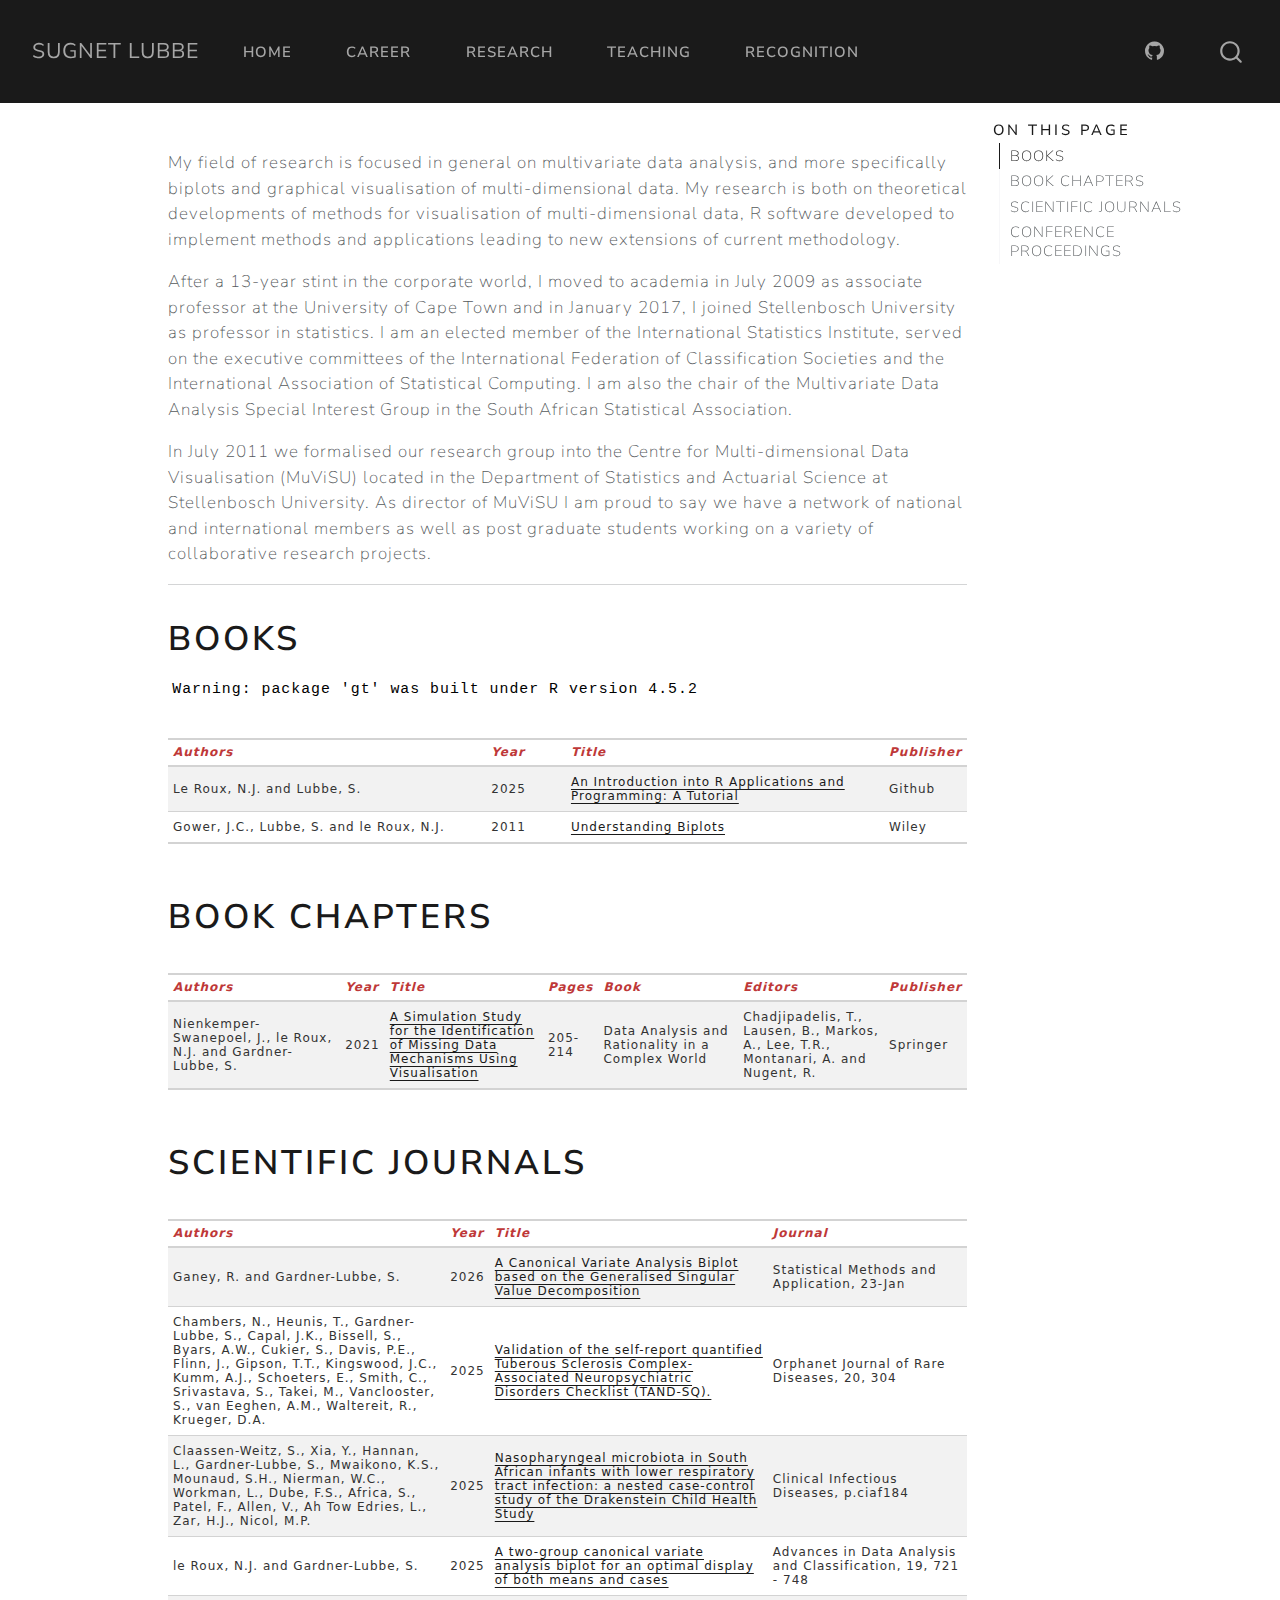
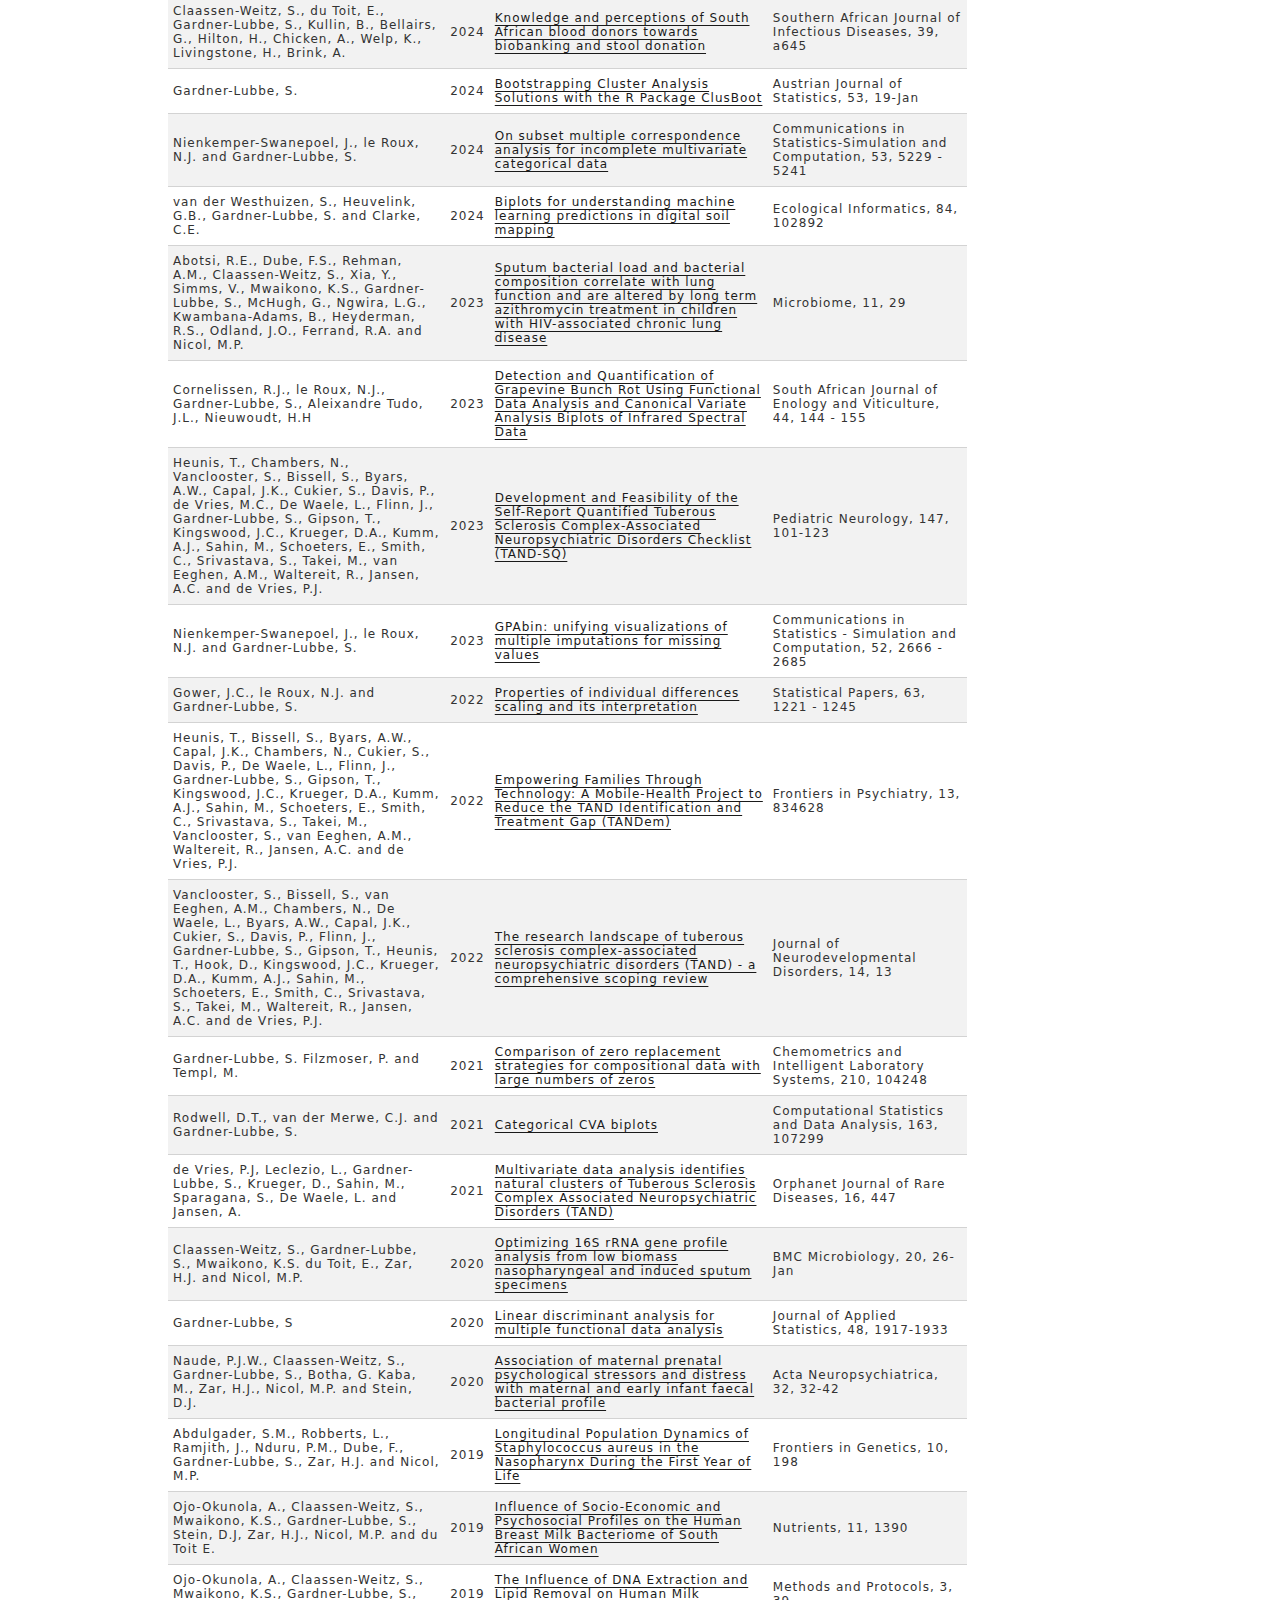
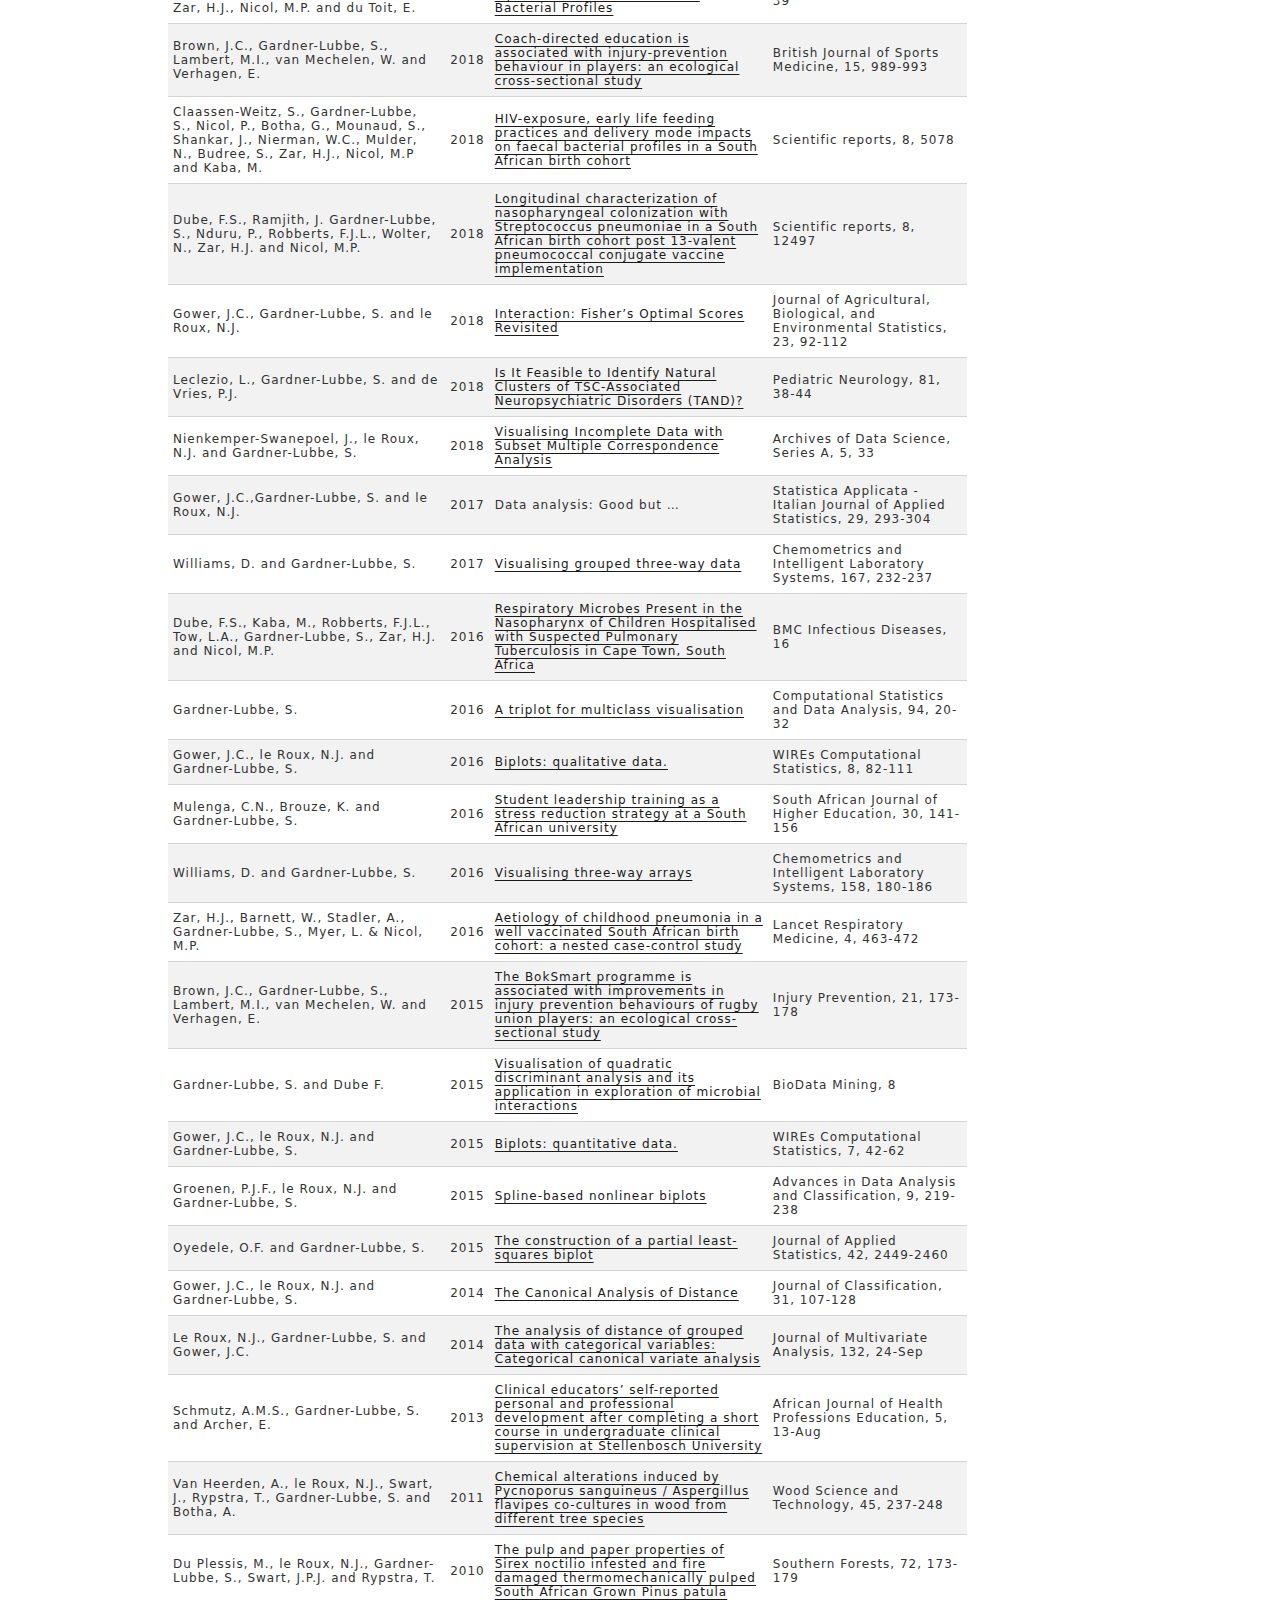
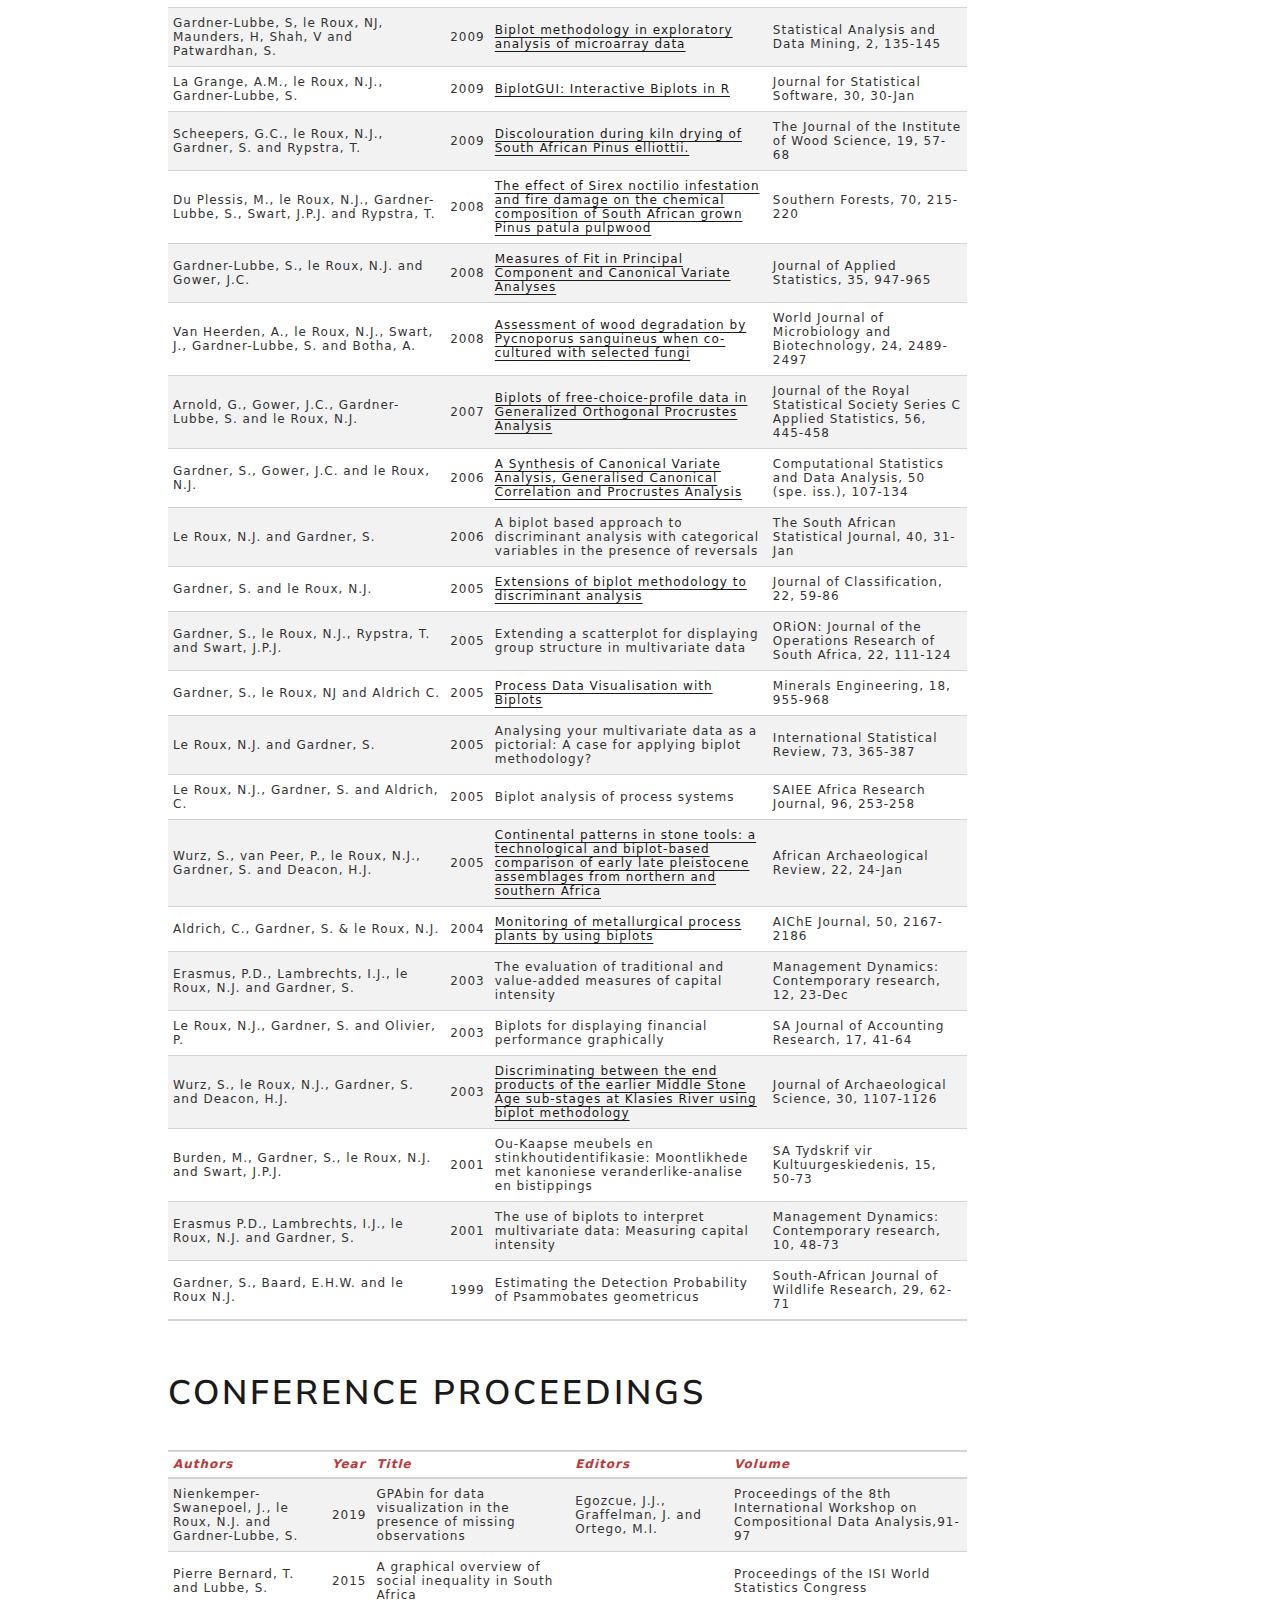
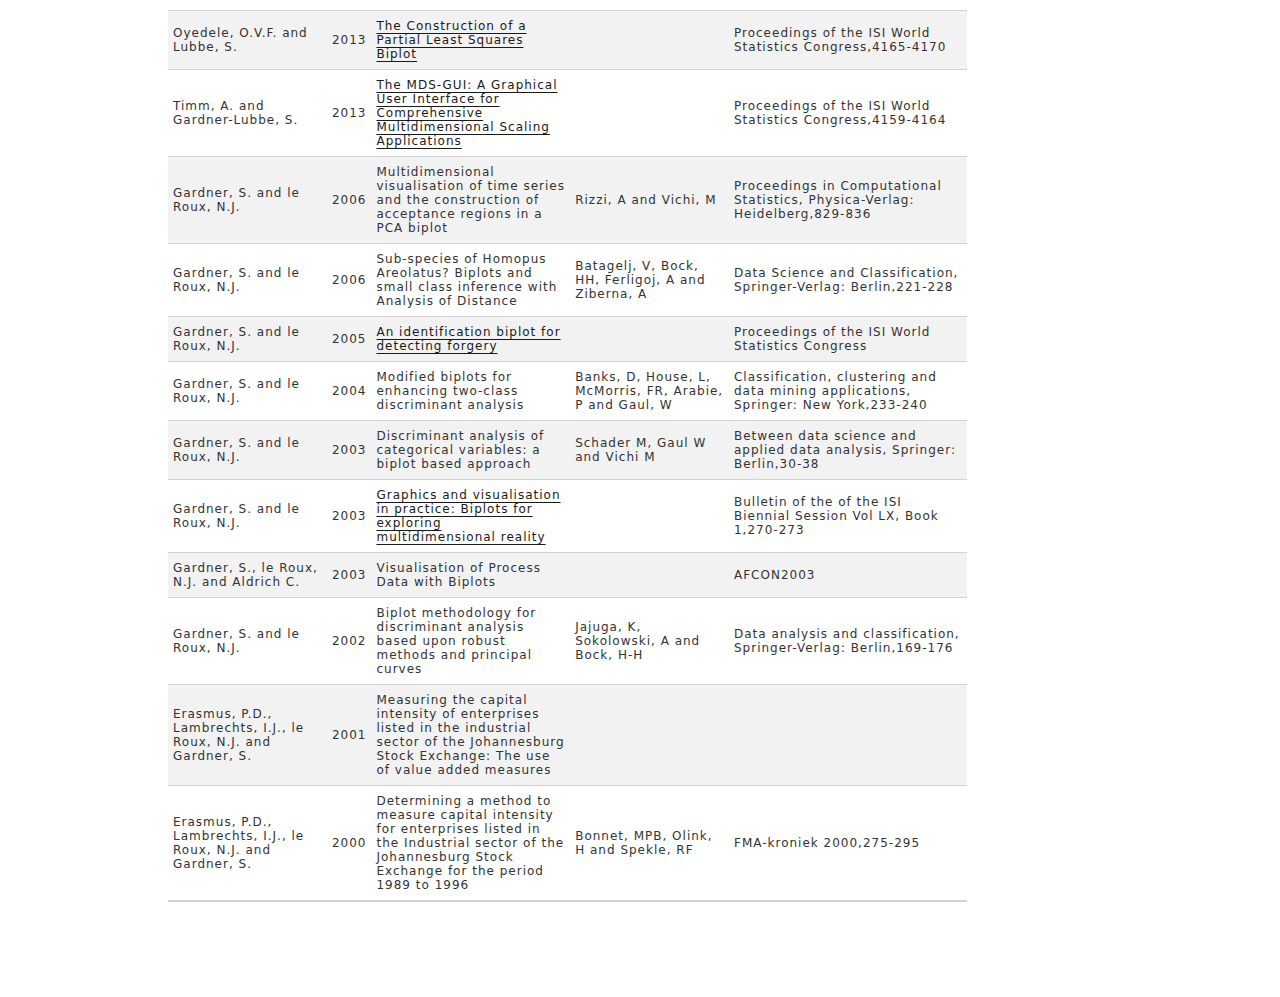
<file: docs/research.html>
<!DOCTYPE html>
<html xmlns="http://www.w3.org/1999/xhtml" lang="en" xml:lang="en"><head>

<meta charset="utf-8">
<meta name="generator" content="quarto-1.8.25">

<meta name="viewport" content="width=device-width, initial-scale=1.0, user-scalable=yes">


<title>research – Sugnet Lubbe</title>
<style>
code{white-space: pre-wrap;}
span.smallcaps{font-variant: small-caps;}
div.columns{display: flex; gap: min(4vw, 1.5em);}
div.column{flex: auto; overflow-x: auto;}
div.hanging-indent{margin-left: 1.5em; text-indent: -1.5em;}
ul.task-list{list-style: none;}
ul.task-list li input[type="checkbox"] {
  width: 0.8em;
  margin: 0 0.8em 0.2em -1em; /* quarto-specific, see https://github.com/quarto-dev/quarto-cli/issues/4556 */ 
  vertical-align: middle;
}
</style>


<script src="site_libs/quarto-nav/quarto-nav.js"></script>
<script src="site_libs/quarto-nav/headroom.min.js"></script>
<script src="site_libs/clipboard/clipboard.min.js"></script>
<script src="site_libs/quarto-search/autocomplete.umd.js"></script>
<script src="site_libs/quarto-search/fuse.min.js"></script>
<script src="site_libs/quarto-search/quarto-search.js"></script>
<meta name="quarto:offset" content="./">
<link href="./Sugnet.jpg" rel="icon" type="image/jpeg">
<script src="site_libs/quarto-html/quarto.js" type="module"></script>
<script src="site_libs/quarto-html/tabsets/tabsets.js" type="module"></script>
<script src="site_libs/quarto-html/axe/axe-check.js" type="module"></script>
<script src="site_libs/quarto-html/popper.min.js"></script>
<script src="site_libs/quarto-html/tippy.umd.min.js"></script>
<script src="site_libs/quarto-html/anchor.min.js"></script>
<link href="site_libs/quarto-html/tippy.css" rel="stylesheet">
<link href="site_libs/quarto-html/quarto-syntax-highlighting-7b89279ff1a6dce999919e0e67d4d9ec.css" rel="stylesheet" id="quarto-text-highlighting-styles">
<script src="site_libs/bootstrap/bootstrap.min.js"></script>
<link href="site_libs/bootstrap/bootstrap-icons.css" rel="stylesheet">
<link href="site_libs/bootstrap/bootstrap-08e9ca49767b14b18f79b6a0f8533b79.min.css" rel="stylesheet" append-hash="true" id="quarto-bootstrap" data-mode="light">
<script id="quarto-search-options" type="application/json">{
  "location": "navbar",
  "copy-button": false,
  "collapse-after": 3,
  "panel-placement": "end",
  "type": "overlay",
  "limit": 50,
  "keyboard-shortcut": [
    "f",
    "/",
    "s"
  ],
  "show-item-context": false,
  "language": {
    "search-no-results-text": "No results",
    "search-matching-documents-text": "matching documents",
    "search-copy-link-title": "Copy link to search",
    "search-hide-matches-text": "Hide additional matches",
    "search-more-match-text": "more match in this document",
    "search-more-matches-text": "more matches in this document",
    "search-clear-button-title": "Clear",
    "search-text-placeholder": "",
    "search-detached-cancel-button-title": "Cancel",
    "search-submit-button-title": "Submit",
    "search-label": "Search"
  }
}</script>


</head>

<body class="nav-fixed quarto-light">

<div id="quarto-search-results"></div>
  <header id="quarto-header" class="headroom fixed-top">
    <nav class="navbar navbar-expand-lg " data-bs-theme="dark">
      <div class="navbar-container container-fluid">
      <div class="navbar-brand-container mx-auto">
    <a href="./index.html" class="navbar-brand navbar-brand-logo">
    </a>
    <a class="navbar-brand" href="./index.html">
    <span class="navbar-title">Sugnet Lubbe</span>
    </a>
  </div>
            <div id="quarto-search" class="" title="Search"></div>
          <button class="navbar-toggler" type="button" data-bs-toggle="collapse" data-bs-target="#navbarCollapse" aria-controls="navbarCollapse" role="menu" aria-expanded="false" aria-label="Toggle navigation" onclick="if (window.quartoToggleHeadroom) { window.quartoToggleHeadroom(); }">
  <span class="navbar-toggler-icon"></span>
</button>
          <div class="collapse navbar-collapse" id="navbarCollapse">
            <ul class="navbar-nav navbar-nav-scroll me-auto">
  <li class="nav-item">
    <a class="nav-link" href="./index.html"> 
<span class="menu-text">Home</span></a>
  </li>  
  <li class="nav-item">
    <a class="nav-link" href="./career.html"> 
<span class="menu-text">Career</span></a>
  </li>  
  <li class="nav-item">
    <a class="nav-link active" href="./research.html" aria-current="page"> 
<span class="menu-text">Research</span></a>
  </li>  
  <li class="nav-item">
    <a class="nav-link" href="./teaching.html"> 
<span class="menu-text">Teaching</span></a>
  </li>  
  <li class="nav-item">
    <a class="nav-link" href="./recognition.html"> 
<span class="menu-text">Recognition</span></a>
  </li>  
</ul>
            <ul class="navbar-nav navbar-nav-scroll ms-auto">
  <li class="nav-item compact">
    <a class="nav-link" href="https://github.com/"> <i class="bi bi-github" role="img">
</i> 
<span class="menu-text"></span></a>
  </li>  
</ul>
          </div> <!-- /navcollapse -->
            <div class="quarto-navbar-tools">
</div>
      </div> <!-- /container-fluid -->
    </nav>
</header>
<!-- content -->
<div id="quarto-content" class="quarto-container page-columns page-rows-contents page-layout-article page-navbar">
<!-- sidebar -->
<!-- margin-sidebar -->
    <div id="quarto-margin-sidebar" class="sidebar margin-sidebar">
        <nav id="TOC" role="doc-toc" class="toc-active">
    <h2 id="toc-title">On this page</h2>
   
  <ul>
  <li><a href="#books" id="toc-books" class="nav-link active" data-scroll-target="#books">BOOKS</a></li>
  <li><a href="#book-chapters" id="toc-book-chapters" class="nav-link" data-scroll-target="#book-chapters">BOOK CHAPTERS</a></li>
  <li><a href="#scientific-journals" id="toc-scientific-journals" class="nav-link" data-scroll-target="#scientific-journals">SCIENTIFIC JOURNALS</a></li>
  <li><a href="#conference-proceedings" id="toc-conference-proceedings" class="nav-link" data-scroll-target="#conference-proceedings">CONFERENCE PROCEEDINGS</a></li>
  </ul>
</nav>
    </div>
<!-- main -->
<main class="content" id="quarto-document-content"><header id="title-block-header" class="quarto-title-block"></header>




<p>My field of research is focused in general on multivariate data analysis, and more specifically biplots and graphical visualisation of multi-dimensional data. My research is both on theoretical developments of methods for visualisation of multi-dimensional data, R software developed to implement methods and applications leading to new extensions of current methodology.</p>
<p>After a 13-year stint in the corporate world, I moved to academia in July 2009 as associate professor at the University of Cape Town and in January 2017, I joined Stellenbosch University as professor in statistics. I am an elected member of the International Statistics Institute, served on the executive committees of the International Federation of Classification Societies and the International Association of Statistical Computing. I am also the chair of the Multivariate Data Analysis Special Interest Group in the South African Statistical Association.</p>
<p>In July 2011 we formalised our research group into the Centre for Multi-dimensional Data Visualisation (MuViSU) located in the Department of Statistics and Actuarial Science at Stellenbosch University. As director of MuViSU I am proud to say we have a network of national and international members as well as post graduate students working on a variety of collaborative research projects.</p>
<hr>
<section id="books" class="level1">
<h1>BOOKS</h1>
<div class="cell">
<div class="cell-output cell-output-stderr">
<pre><code>Warning: package 'gt' was built under R version 4.5.2</code></pre>
</div>
<div class="cell-output-display">
<div id="earmiziofg" style="padding-left:0px;padding-right:0px;padding-top:10px;padding-bottom:10px;overflow-x:auto;overflow-y:auto;width:auto;height:auto;">
<style>#earmiziofg table {
  font-family: system-ui, 'Segoe UI', Roboto, Helvetica, Arial, sans-serif, 'Apple Color Emoji', 'Segoe UI Emoji', 'Segoe UI Symbol', 'Noto Color Emoji';
  -webkit-font-smoothing: antialiased;
  -moz-osx-font-smoothing: grayscale;
}

#earmiziofg thead, #earmiziofg tbody, #earmiziofg tfoot, #earmiziofg tr, #earmiziofg td, #earmiziofg th {
  border-style: none;
}

#earmiziofg p {
  margin: 0;
  padding: 0;
}

#earmiziofg .gt_table {
  display: table;
  border-collapse: collapse;
  line-height: normal;
  margin-left: auto;
  margin-right: auto;
  color: #333333;
  font-size: 12px;
  font-weight: normal;
  font-style: normal;
  background-color: #FFFFFF;
  width: auto;
  border-top-style: solid;
  border-top-width: 2px;
  border-top-color: #A8A8A8;
  border-right-style: none;
  border-right-width: 2px;
  border-right-color: #D3D3D3;
  border-bottom-style: solid;
  border-bottom-width: 2px;
  border-bottom-color: #A8A8A8;
  border-left-style: none;
  border-left-width: 2px;
  border-left-color: #D3D3D3;
}

#earmiziofg .gt_caption {
  padding-top: 4px;
  padding-bottom: 4px;
}

#earmiziofg .gt_title {
  color: #333333;
  font-size: 125%;
  font-weight: initial;
  padding-top: 4px;
  padding-bottom: 4px;
  padding-left: 5px;
  padding-right: 5px;
  border-bottom-color: #FFFFFF;
  border-bottom-width: 0;
}

#earmiziofg .gt_subtitle {
  color: #333333;
  font-size: 85%;
  font-weight: initial;
  padding-top: 3px;
  padding-bottom: 5px;
  padding-left: 5px;
  padding-right: 5px;
  border-top-color: #FFFFFF;
  border-top-width: 0;
}

#earmiziofg .gt_heading {
  background-color: #FFFFFF;
  text-align: center;
  border-bottom-color: #FFFFFF;
  border-left-style: none;
  border-left-width: 1px;
  border-left-color: #D3D3D3;
  border-right-style: none;
  border-right-width: 1px;
  border-right-color: #D3D3D3;
}

#earmiziofg .gt_bottom_border {
  border-bottom-style: solid;
  border-bottom-width: 2px;
  border-bottom-color: #D3D3D3;
}

#earmiziofg .gt_col_headings {
  border-top-style: solid;
  border-top-width: 2px;
  border-top-color: #D3D3D3;
  border-bottom-style: solid;
  border-bottom-width: 2px;
  border-bottom-color: #D3D3D3;
  border-left-style: none;
  border-left-width: 1px;
  border-left-color: #D3D3D3;
  border-right-style: none;
  border-right-width: 1px;
  border-right-color: #D3D3D3;
}

#earmiziofg .gt_col_heading {
  color: #333333;
  background-color: #FFFFFF;
  font-size: 100%;
  font-weight: normal;
  text-transform: inherit;
  border-left-style: none;
  border-left-width: 1px;
  border-left-color: #D3D3D3;
  border-right-style: none;
  border-right-width: 1px;
  border-right-color: #D3D3D3;
  vertical-align: bottom;
  padding-top: 5px;
  padding-bottom: 6px;
  padding-left: 5px;
  padding-right: 5px;
  overflow-x: hidden;
}

#earmiziofg .gt_column_spanner_outer {
  color: #333333;
  background-color: #FFFFFF;
  font-size: 100%;
  font-weight: normal;
  text-transform: inherit;
  padding-top: 0;
  padding-bottom: 0;
  padding-left: 4px;
  padding-right: 4px;
}

#earmiziofg .gt_column_spanner_outer:first-child {
  padding-left: 0;
}

#earmiziofg .gt_column_spanner_outer:last-child {
  padding-right: 0;
}

#earmiziofg .gt_column_spanner {
  border-bottom-style: solid;
  border-bottom-width: 2px;
  border-bottom-color: #D3D3D3;
  vertical-align: bottom;
  padding-top: 5px;
  padding-bottom: 5px;
  overflow-x: hidden;
  display: inline-block;
  width: 100%;
}

#earmiziofg .gt_spanner_row {
  border-bottom-style: hidden;
}

#earmiziofg .gt_group_heading {
  padding-top: 8px;
  padding-bottom: 8px;
  padding-left: 5px;
  padding-right: 5px;
  color: #333333;
  background-color: #FFFFFF;
  font-size: 100%;
  font-weight: initial;
  text-transform: inherit;
  border-top-style: solid;
  border-top-width: 2px;
  border-top-color: #D3D3D3;
  border-bottom-style: solid;
  border-bottom-width: 2px;
  border-bottom-color: #D3D3D3;
  border-left-style: none;
  border-left-width: 1px;
  border-left-color: #D3D3D3;
  border-right-style: none;
  border-right-width: 1px;
  border-right-color: #D3D3D3;
  vertical-align: middle;
  text-align: left;
}

#earmiziofg .gt_empty_group_heading {
  padding: 0.5px;
  color: #333333;
  background-color: #FFFFFF;
  font-size: 100%;
  font-weight: initial;
  border-top-style: solid;
  border-top-width: 2px;
  border-top-color: #D3D3D3;
  border-bottom-style: solid;
  border-bottom-width: 2px;
  border-bottom-color: #D3D3D3;
  vertical-align: middle;
}

#earmiziofg .gt_from_md > :first-child {
  margin-top: 0;
}

#earmiziofg .gt_from_md > :last-child {
  margin-bottom: 0;
}

#earmiziofg .gt_row {
  padding-top: 8px;
  padding-bottom: 8px;
  padding-left: 5px;
  padding-right: 5px;
  margin: 10px;
  border-top-style: solid;
  border-top-width: 1px;
  border-top-color: #D3D3D3;
  border-left-style: none;
  border-left-width: 1px;
  border-left-color: #D3D3D3;
  border-right-style: none;
  border-right-width: 1px;
  border-right-color: #D3D3D3;
  vertical-align: middle;
  overflow-x: hidden;
}

#earmiziofg .gt_stub {
  color: #333333;
  background-color: #FFFFFF;
  font-size: 100%;
  font-weight: initial;
  text-transform: inherit;
  border-right-style: solid;
  border-right-width: 2px;
  border-right-color: #D3D3D3;
  padding-left: 5px;
  padding-right: 5px;
}

#earmiziofg .gt_stub_row_group {
  color: #333333;
  background-color: #FFFFFF;
  font-size: 100%;
  font-weight: initial;
  text-transform: inherit;
  border-right-style: solid;
  border-right-width: 2px;
  border-right-color: #D3D3D3;
  padding-left: 5px;
  padding-right: 5px;
  vertical-align: top;
}

#earmiziofg .gt_row_group_first td {
  border-top-width: 2px;
}

#earmiziofg .gt_row_group_first th {
  border-top-width: 2px;
}

#earmiziofg .gt_summary_row {
  color: #333333;
  background-color: #FFFFFF;
  text-transform: inherit;
  padding-top: 8px;
  padding-bottom: 8px;
  padding-left: 5px;
  padding-right: 5px;
}

#earmiziofg .gt_first_summary_row {
  border-top-style: solid;
  border-top-color: #D3D3D3;
}

#earmiziofg .gt_first_summary_row.thick {
  border-top-width: 2px;
}

#earmiziofg .gt_last_summary_row {
  padding-top: 8px;
  padding-bottom: 8px;
  padding-left: 5px;
  padding-right: 5px;
  border-bottom-style: solid;
  border-bottom-width: 2px;
  border-bottom-color: #D3D3D3;
}

#earmiziofg .gt_grand_summary_row {
  color: #333333;
  background-color: #FFFFFF;
  text-transform: inherit;
  padding-top: 8px;
  padding-bottom: 8px;
  padding-left: 5px;
  padding-right: 5px;
}

#earmiziofg .gt_first_grand_summary_row {
  padding-top: 8px;
  padding-bottom: 8px;
  padding-left: 5px;
  padding-right: 5px;
  border-top-style: double;
  border-top-width: 6px;
  border-top-color: #D3D3D3;
}

#earmiziofg .gt_last_grand_summary_row_top {
  padding-top: 8px;
  padding-bottom: 8px;
  padding-left: 5px;
  padding-right: 5px;
  border-bottom-style: double;
  border-bottom-width: 6px;
  border-bottom-color: #D3D3D3;
}

#earmiziofg .gt_striped {
  background-color: rgba(128, 128, 128, 0.05);
}

#earmiziofg .gt_table_body {
  border-top-style: solid;
  border-top-width: 2px;
  border-top-color: #D3D3D3;
  border-bottom-style: solid;
  border-bottom-width: 2px;
  border-bottom-color: #D3D3D3;
}

#earmiziofg .gt_footnotes {
  color: #333333;
  background-color: #FFFFFF;
  border-bottom-style: none;
  border-bottom-width: 2px;
  border-bottom-color: #D3D3D3;
  border-left-style: none;
  border-left-width: 2px;
  border-left-color: #D3D3D3;
  border-right-style: none;
  border-right-width: 2px;
  border-right-color: #D3D3D3;
}

#earmiziofg .gt_footnote {
  margin: 0px;
  font-size: 90%;
  padding-top: 4px;
  padding-bottom: 4px;
  padding-left: 5px;
  padding-right: 5px;
}

#earmiziofg .gt_sourcenotes {
  color: #333333;
  background-color: #FFFFFF;
  border-bottom-style: none;
  border-bottom-width: 2px;
  border-bottom-color: #D3D3D3;
  border-left-style: none;
  border-left-width: 2px;
  border-left-color: #D3D3D3;
  border-right-style: none;
  border-right-width: 2px;
  border-right-color: #D3D3D3;
}

#earmiziofg .gt_sourcenote {
  font-size: 90%;
  padding-top: 4px;
  padding-bottom: 4px;
  padding-left: 5px;
  padding-right: 5px;
}

#earmiziofg .gt_left {
  text-align: left;
}

#earmiziofg .gt_center {
  text-align: center;
}

#earmiziofg .gt_right {
  text-align: right;
  font-variant-numeric: tabular-nums;
}

#earmiziofg .gt_font_normal {
  font-weight: normal;
}

#earmiziofg .gt_font_bold {
  font-weight: bold;
}

#earmiziofg .gt_font_italic {
  font-style: italic;
}

#earmiziofg .gt_super {
  font-size: 65%;
}

#earmiziofg .gt_footnote_marks {
  font-size: 75%;
  vertical-align: 0.4em;
  position: initial;
}

#earmiziofg .gt_asterisk {
  font-size: 100%;
  vertical-align: 0;
}

#earmiziofg .gt_indent_1 {
  text-indent: 5px;
}

#earmiziofg .gt_indent_2 {
  text-indent: 10px;
}

#earmiziofg .gt_indent_3 {
  text-indent: 15px;
}

#earmiziofg .gt_indent_4 {
  text-indent: 20px;
}

#earmiziofg .gt_indent_5 {
  text-indent: 25px;
}

#earmiziofg .katex-display {
  display: inline-flex !important;
  margin-bottom: 0.75em !important;
}

#earmiziofg div.Reactable > div.rt-table > div.rt-thead > div.rt-tr.rt-tr-group-header > div.rt-th-group:after {
  height: 0px !important;
}
</style>

<table class="gt_table caption-top table table-sm table-striped small" data-quarto-bootstrap="false">
<colgroup>
<col style="width: 40%">
<col style="width: 10%">
<col style="width: 40%">
<col style="width: 10%">
</colgroup>
<thead>
<tr class="gt_col_headings header">
<th id="Authors" class="gt_col_heading gt_columns_bottom_border gt_left" data-quarto-table-cell-role="th" style="color: #BE3838; font-style: italic; font-weight: bold" scope="col">Authors</th>
<th id="Year" class="gt_col_heading gt_columns_bottom_border gt_left" data-quarto-table-cell-role="th" style="color: #BE3838; font-style: italic; font-weight: bold" scope="col">Year</th>
<th id="titlelink" class="gt_col_heading gt_columns_bottom_border gt_left" data-quarto-table-cell-role="th" style="color: #BE3838; font-style: italic; font-weight: bold" scope="col">Title</th>
<th id="Publisher" class="gt_col_heading gt_columns_bottom_border gt_left" data-quarto-table-cell-role="th" style="color: #BE3838; font-style: italic; font-weight: bold" scope="col">Publisher</th>
</tr>
</thead>
<tbody class="gt_table_body">
<tr class="odd">
<td class="gt_row gt_left" headers="Authors">Le Roux, N.J. and Lubbe, S.</td>
<td class="gt_row gt_left" headers="Year">2025</td>
<td class="gt_row gt_left" headers="titlelink"><a href="https://sugnet.github.io/RTutorial/">An Introduction into R Applications and Programming: A Tutorial</a></td>
<td class="gt_row gt_left" headers="Publisher">Github</td>
</tr>
<tr class="even">
<td class="gt_row gt_left" headers="Authors">Gower, J.C., Lubbe, S. and le Roux, N.J.</td>
<td class="gt_row gt_left" headers="Year">2011</td>
<td class="gt_row gt_left" headers="titlelink"><a href="http://www.wiley.com/legacy/wileychi/gower/">Understanding Biplots</a></td>
<td class="gt_row gt_left" headers="Publisher">Wiley</td>
</tr>
</tbody>
</table>

</div>
</div>
</div>
</section>
<section id="book-chapters" class="level1">
<h1>BOOK CHAPTERS</h1>
<div class="cell">
<div class="cell-output-display">
<div id="ciknhicekl" style="padding-left:0px;padding-right:0px;padding-top:10px;padding-bottom:10px;overflow-x:auto;overflow-y:auto;width:auto;height:auto;">
<style>#ciknhicekl table {
  font-family: system-ui, 'Segoe UI', Roboto, Helvetica, Arial, sans-serif, 'Apple Color Emoji', 'Segoe UI Emoji', 'Segoe UI Symbol', 'Noto Color Emoji';
  -webkit-font-smoothing: antialiased;
  -moz-osx-font-smoothing: grayscale;
}

#ciknhicekl thead, #ciknhicekl tbody, #ciknhicekl tfoot, #ciknhicekl tr, #ciknhicekl td, #ciknhicekl th {
  border-style: none;
}

#ciknhicekl p {
  margin: 0;
  padding: 0;
}

#ciknhicekl .gt_table {
  display: table;
  border-collapse: collapse;
  line-height: normal;
  margin-left: auto;
  margin-right: auto;
  color: #333333;
  font-size: 12px;
  font-weight: normal;
  font-style: normal;
  background-color: #FFFFFF;
  width: auto;
  border-top-style: solid;
  border-top-width: 2px;
  border-top-color: #A8A8A8;
  border-right-style: none;
  border-right-width: 2px;
  border-right-color: #D3D3D3;
  border-bottom-style: solid;
  border-bottom-width: 2px;
  border-bottom-color: #A8A8A8;
  border-left-style: none;
  border-left-width: 2px;
  border-left-color: #D3D3D3;
}

#ciknhicekl .gt_caption {
  padding-top: 4px;
  padding-bottom: 4px;
}

#ciknhicekl .gt_title {
  color: #333333;
  font-size: 125%;
  font-weight: initial;
  padding-top: 4px;
  padding-bottom: 4px;
  padding-left: 5px;
  padding-right: 5px;
  border-bottom-color: #FFFFFF;
  border-bottom-width: 0;
}

#ciknhicekl .gt_subtitle {
  color: #333333;
  font-size: 85%;
  font-weight: initial;
  padding-top: 3px;
  padding-bottom: 5px;
  padding-left: 5px;
  padding-right: 5px;
  border-top-color: #FFFFFF;
  border-top-width: 0;
}

#ciknhicekl .gt_heading {
  background-color: #FFFFFF;
  text-align: center;
  border-bottom-color: #FFFFFF;
  border-left-style: none;
  border-left-width: 1px;
  border-left-color: #D3D3D3;
  border-right-style: none;
  border-right-width: 1px;
  border-right-color: #D3D3D3;
}

#ciknhicekl .gt_bottom_border {
  border-bottom-style: solid;
  border-bottom-width: 2px;
  border-bottom-color: #D3D3D3;
}

#ciknhicekl .gt_col_headings {
  border-top-style: solid;
  border-top-width: 2px;
  border-top-color: #D3D3D3;
  border-bottom-style: solid;
  border-bottom-width: 2px;
  border-bottom-color: #D3D3D3;
  border-left-style: none;
  border-left-width: 1px;
  border-left-color: #D3D3D3;
  border-right-style: none;
  border-right-width: 1px;
  border-right-color: #D3D3D3;
}

#ciknhicekl .gt_col_heading {
  color: #333333;
  background-color: #FFFFFF;
  font-size: 100%;
  font-weight: normal;
  text-transform: inherit;
  border-left-style: none;
  border-left-width: 1px;
  border-left-color: #D3D3D3;
  border-right-style: none;
  border-right-width: 1px;
  border-right-color: #D3D3D3;
  vertical-align: bottom;
  padding-top: 5px;
  padding-bottom: 6px;
  padding-left: 5px;
  padding-right: 5px;
  overflow-x: hidden;
}

#ciknhicekl .gt_column_spanner_outer {
  color: #333333;
  background-color: #FFFFFF;
  font-size: 100%;
  font-weight: normal;
  text-transform: inherit;
  padding-top: 0;
  padding-bottom: 0;
  padding-left: 4px;
  padding-right: 4px;
}

#ciknhicekl .gt_column_spanner_outer:first-child {
  padding-left: 0;
}

#ciknhicekl .gt_column_spanner_outer:last-child {
  padding-right: 0;
}

#ciknhicekl .gt_column_spanner {
  border-bottom-style: solid;
  border-bottom-width: 2px;
  border-bottom-color: #D3D3D3;
  vertical-align: bottom;
  padding-top: 5px;
  padding-bottom: 5px;
  overflow-x: hidden;
  display: inline-block;
  width: 100%;
}

#ciknhicekl .gt_spanner_row {
  border-bottom-style: hidden;
}

#ciknhicekl .gt_group_heading {
  padding-top: 8px;
  padding-bottom: 8px;
  padding-left: 5px;
  padding-right: 5px;
  color: #333333;
  background-color: #FFFFFF;
  font-size: 100%;
  font-weight: initial;
  text-transform: inherit;
  border-top-style: solid;
  border-top-width: 2px;
  border-top-color: #D3D3D3;
  border-bottom-style: solid;
  border-bottom-width: 2px;
  border-bottom-color: #D3D3D3;
  border-left-style: none;
  border-left-width: 1px;
  border-left-color: #D3D3D3;
  border-right-style: none;
  border-right-width: 1px;
  border-right-color: #D3D3D3;
  vertical-align: middle;
  text-align: left;
}

#ciknhicekl .gt_empty_group_heading {
  padding: 0.5px;
  color: #333333;
  background-color: #FFFFFF;
  font-size: 100%;
  font-weight: initial;
  border-top-style: solid;
  border-top-width: 2px;
  border-top-color: #D3D3D3;
  border-bottom-style: solid;
  border-bottom-width: 2px;
  border-bottom-color: #D3D3D3;
  vertical-align: middle;
}

#ciknhicekl .gt_from_md > :first-child {
  margin-top: 0;
}

#ciknhicekl .gt_from_md > :last-child {
  margin-bottom: 0;
}

#ciknhicekl .gt_row {
  padding-top: 8px;
  padding-bottom: 8px;
  padding-left: 5px;
  padding-right: 5px;
  margin: 10px;
  border-top-style: solid;
  border-top-width: 1px;
  border-top-color: #D3D3D3;
  border-left-style: none;
  border-left-width: 1px;
  border-left-color: #D3D3D3;
  border-right-style: none;
  border-right-width: 1px;
  border-right-color: #D3D3D3;
  vertical-align: middle;
  overflow-x: hidden;
}

#ciknhicekl .gt_stub {
  color: #333333;
  background-color: #FFFFFF;
  font-size: 100%;
  font-weight: initial;
  text-transform: inherit;
  border-right-style: solid;
  border-right-width: 2px;
  border-right-color: #D3D3D3;
  padding-left: 5px;
  padding-right: 5px;
}

#ciknhicekl .gt_stub_row_group {
  color: #333333;
  background-color: #FFFFFF;
  font-size: 100%;
  font-weight: initial;
  text-transform: inherit;
  border-right-style: solid;
  border-right-width: 2px;
  border-right-color: #D3D3D3;
  padding-left: 5px;
  padding-right: 5px;
  vertical-align: top;
}

#ciknhicekl .gt_row_group_first td {
  border-top-width: 2px;
}

#ciknhicekl .gt_row_group_first th {
  border-top-width: 2px;
}

#ciknhicekl .gt_summary_row {
  color: #333333;
  background-color: #FFFFFF;
  text-transform: inherit;
  padding-top: 8px;
  padding-bottom: 8px;
  padding-left: 5px;
  padding-right: 5px;
}

#ciknhicekl .gt_first_summary_row {
  border-top-style: solid;
  border-top-color: #D3D3D3;
}

#ciknhicekl .gt_first_summary_row.thick {
  border-top-width: 2px;
}

#ciknhicekl .gt_last_summary_row {
  padding-top: 8px;
  padding-bottom: 8px;
  padding-left: 5px;
  padding-right: 5px;
  border-bottom-style: solid;
  border-bottom-width: 2px;
  border-bottom-color: #D3D3D3;
}

#ciknhicekl .gt_grand_summary_row {
  color: #333333;
  background-color: #FFFFFF;
  text-transform: inherit;
  padding-top: 8px;
  padding-bottom: 8px;
  padding-left: 5px;
  padding-right: 5px;
}

#ciknhicekl .gt_first_grand_summary_row {
  padding-top: 8px;
  padding-bottom: 8px;
  padding-left: 5px;
  padding-right: 5px;
  border-top-style: double;
  border-top-width: 6px;
  border-top-color: #D3D3D3;
}

#ciknhicekl .gt_last_grand_summary_row_top {
  padding-top: 8px;
  padding-bottom: 8px;
  padding-left: 5px;
  padding-right: 5px;
  border-bottom-style: double;
  border-bottom-width: 6px;
  border-bottom-color: #D3D3D3;
}

#ciknhicekl .gt_striped {
  background-color: rgba(128, 128, 128, 0.05);
}

#ciknhicekl .gt_table_body {
  border-top-style: solid;
  border-top-width: 2px;
  border-top-color: #D3D3D3;
  border-bottom-style: solid;
  border-bottom-width: 2px;
  border-bottom-color: #D3D3D3;
}

#ciknhicekl .gt_footnotes {
  color: #333333;
  background-color: #FFFFFF;
  border-bottom-style: none;
  border-bottom-width: 2px;
  border-bottom-color: #D3D3D3;
  border-left-style: none;
  border-left-width: 2px;
  border-left-color: #D3D3D3;
  border-right-style: none;
  border-right-width: 2px;
  border-right-color: #D3D3D3;
}

#ciknhicekl .gt_footnote {
  margin: 0px;
  font-size: 90%;
  padding-top: 4px;
  padding-bottom: 4px;
  padding-left: 5px;
  padding-right: 5px;
}

#ciknhicekl .gt_sourcenotes {
  color: #333333;
  background-color: #FFFFFF;
  border-bottom-style: none;
  border-bottom-width: 2px;
  border-bottom-color: #D3D3D3;
  border-left-style: none;
  border-left-width: 2px;
  border-left-color: #D3D3D3;
  border-right-style: none;
  border-right-width: 2px;
  border-right-color: #D3D3D3;
}

#ciknhicekl .gt_sourcenote {
  font-size: 90%;
  padding-top: 4px;
  padding-bottom: 4px;
  padding-left: 5px;
  padding-right: 5px;
}

#ciknhicekl .gt_left {
  text-align: left;
}

#ciknhicekl .gt_center {
  text-align: center;
}

#ciknhicekl .gt_right {
  text-align: right;
  font-variant-numeric: tabular-nums;
}

#ciknhicekl .gt_font_normal {
  font-weight: normal;
}

#ciknhicekl .gt_font_bold {
  font-weight: bold;
}

#ciknhicekl .gt_font_italic {
  font-style: italic;
}

#ciknhicekl .gt_super {
  font-size: 65%;
}

#ciknhicekl .gt_footnote_marks {
  font-size: 75%;
  vertical-align: 0.4em;
  position: initial;
}

#ciknhicekl .gt_asterisk {
  font-size: 100%;
  vertical-align: 0;
}

#ciknhicekl .gt_indent_1 {
  text-indent: 5px;
}

#ciknhicekl .gt_indent_2 {
  text-indent: 10px;
}

#ciknhicekl .gt_indent_3 {
  text-indent: 15px;
}

#ciknhicekl .gt_indent_4 {
  text-indent: 20px;
}

#ciknhicekl .gt_indent_5 {
  text-indent: 25px;
}

#ciknhicekl .katex-display {
  display: inline-flex !important;
  margin-bottom: 0.75em !important;
}

#ciknhicekl div.Reactable > div.rt-table > div.rt-thead > div.rt-tr.rt-tr-group-header > div.rt-th-group:after {
  height: 0px !important;
}
</style>

<table class="gt_table caption-top table table-sm table-striped small" data-quarto-bootstrap="false">
<colgroup>
<col style="width: 25%">
<col style="width: 5%">
<col style="width: 25%">
<col style="width: 5%">
<col style="width: 20%">
<col style="width: 20%">
<col style="width: 5%">
</colgroup>
<thead>
<tr class="gt_col_headings header">
<th id="Authors" class="gt_col_heading gt_columns_bottom_border gt_left" data-quarto-table-cell-role="th" style="color: #BE3838; font-style: italic; font-weight: bold" scope="col">Authors</th>
<th id="Year" class="gt_col_heading gt_columns_bottom_border gt_left" data-quarto-table-cell-role="th" style="color: #BE3838; font-style: italic; font-weight: bold" scope="col">Year</th>
<th id="titlelink" class="gt_col_heading gt_columns_bottom_border gt_left" data-quarto-table-cell-role="th" style="color: #BE3838; font-style: italic; font-weight: bold" scope="col">Title</th>
<th id="Pages" class="gt_col_heading gt_columns_bottom_border gt_left" data-quarto-table-cell-role="th" style="color: #BE3838; font-style: italic; font-weight: bold" scope="col">Pages</th>
<th id="Book" class="gt_col_heading gt_columns_bottom_border gt_left" data-quarto-table-cell-role="th" style="color: #BE3838; font-style: italic; font-weight: bold" scope="col">Book</th>
<th id="Editors" class="gt_col_heading gt_columns_bottom_border gt_left" data-quarto-table-cell-role="th" style="color: #BE3838; font-style: italic; font-weight: bold" scope="col">Editors</th>
<th id="Publisher" class="gt_col_heading gt_columns_bottom_border gt_left" data-quarto-table-cell-role="th" style="color: #BE3838; font-style: italic; font-weight: bold" scope="col">Publisher</th>
</tr>
</thead>
<tbody class="gt_table_body">
<tr class="odd">
<td class="gt_row gt_left" headers="Authors">Nienkemper-Swanepoel, J., le Roux, N.J. and Gardner-Lubbe, S.</td>
<td class="gt_row gt_left" headers="Year">2021</td>
<td class="gt_row gt_left" headers="titlelink"><a href="https://doi.org/10.1007/978-3-030-60104-1">A Simulation Study for the Identification of Missing Data Mechanisms Using Visualisation</a></td>
<td class="gt_row gt_left" headers="Pages">205-214</td>
<td class="gt_row gt_left" headers="Book">Data Analysis and Rationality in a Complex World</td>
<td class="gt_row gt_left" headers="Editors">Chadjipadelis, T., Lausen, B., Markos, A., Lee, T.R., Montanari, A. and Nugent, R.</td>
<td class="gt_row gt_left" headers="Publisher">Springer</td>
</tr>
</tbody>
</table>

</div>
</div>
</div>
</section>
<section id="scientific-journals" class="level1">
<h1>SCIENTIFIC JOURNALS</h1>
<div class="cell">
<div class="cell-output-display">
<div id="loapcydufs" style="padding-left:0px;padding-right:0px;padding-top:10px;padding-bottom:10px;overflow-x:auto;overflow-y:auto;width:auto;height:auto;">
<style>#loapcydufs table {
  font-family: system-ui, 'Segoe UI', Roboto, Helvetica, Arial, sans-serif, 'Apple Color Emoji', 'Segoe UI Emoji', 'Segoe UI Symbol', 'Noto Color Emoji';
  -webkit-font-smoothing: antialiased;
  -moz-osx-font-smoothing: grayscale;
}

#loapcydufs thead, #loapcydufs tbody, #loapcydufs tfoot, #loapcydufs tr, #loapcydufs td, #loapcydufs th {
  border-style: none;
}

#loapcydufs p {
  margin: 0;
  padding: 0;
}

#loapcydufs .gt_table {
  display: table;
  border-collapse: collapse;
  line-height: normal;
  margin-left: auto;
  margin-right: auto;
  color: #333333;
  font-size: 12px;
  font-weight: normal;
  font-style: normal;
  background-color: #FFFFFF;
  width: auto;
  border-top-style: solid;
  border-top-width: 2px;
  border-top-color: #A8A8A8;
  border-right-style: none;
  border-right-width: 2px;
  border-right-color: #D3D3D3;
  border-bottom-style: solid;
  border-bottom-width: 2px;
  border-bottom-color: #A8A8A8;
  border-left-style: none;
  border-left-width: 2px;
  border-left-color: #D3D3D3;
}

#loapcydufs .gt_caption {
  padding-top: 4px;
  padding-bottom: 4px;
}

#loapcydufs .gt_title {
  color: #333333;
  font-size: 125%;
  font-weight: initial;
  padding-top: 4px;
  padding-bottom: 4px;
  padding-left: 5px;
  padding-right: 5px;
  border-bottom-color: #FFFFFF;
  border-bottom-width: 0;
}

#loapcydufs .gt_subtitle {
  color: #333333;
  font-size: 85%;
  font-weight: initial;
  padding-top: 3px;
  padding-bottom: 5px;
  padding-left: 5px;
  padding-right: 5px;
  border-top-color: #FFFFFF;
  border-top-width: 0;
}

#loapcydufs .gt_heading {
  background-color: #FFFFFF;
  text-align: center;
  border-bottom-color: #FFFFFF;
  border-left-style: none;
  border-left-width: 1px;
  border-left-color: #D3D3D3;
  border-right-style: none;
  border-right-width: 1px;
  border-right-color: #D3D3D3;
}

#loapcydufs .gt_bottom_border {
  border-bottom-style: solid;
  border-bottom-width: 2px;
  border-bottom-color: #D3D3D3;
}

#loapcydufs .gt_col_headings {
  border-top-style: solid;
  border-top-width: 2px;
  border-top-color: #D3D3D3;
  border-bottom-style: solid;
  border-bottom-width: 2px;
  border-bottom-color: #D3D3D3;
  border-left-style: none;
  border-left-width: 1px;
  border-left-color: #D3D3D3;
  border-right-style: none;
  border-right-width: 1px;
  border-right-color: #D3D3D3;
}

#loapcydufs .gt_col_heading {
  color: #333333;
  background-color: #FFFFFF;
  font-size: 100%;
  font-weight: normal;
  text-transform: inherit;
  border-left-style: none;
  border-left-width: 1px;
  border-left-color: #D3D3D3;
  border-right-style: none;
  border-right-width: 1px;
  border-right-color: #D3D3D3;
  vertical-align: bottom;
  padding-top: 5px;
  padding-bottom: 6px;
  padding-left: 5px;
  padding-right: 5px;
  overflow-x: hidden;
}

#loapcydufs .gt_column_spanner_outer {
  color: #333333;
  background-color: #FFFFFF;
  font-size: 100%;
  font-weight: normal;
  text-transform: inherit;
  padding-top: 0;
  padding-bottom: 0;
  padding-left: 4px;
  padding-right: 4px;
}

#loapcydufs .gt_column_spanner_outer:first-child {
  padding-left: 0;
}

#loapcydufs .gt_column_spanner_outer:last-child {
  padding-right: 0;
}

#loapcydufs .gt_column_spanner {
  border-bottom-style: solid;
  border-bottom-width: 2px;
  border-bottom-color: #D3D3D3;
  vertical-align: bottom;
  padding-top: 5px;
  padding-bottom: 5px;
  overflow-x: hidden;
  display: inline-block;
  width: 100%;
}

#loapcydufs .gt_spanner_row {
  border-bottom-style: hidden;
}

#loapcydufs .gt_group_heading {
  padding-top: 8px;
  padding-bottom: 8px;
  padding-left: 5px;
  padding-right: 5px;
  color: #333333;
  background-color: #FFFFFF;
  font-size: 100%;
  font-weight: initial;
  text-transform: inherit;
  border-top-style: solid;
  border-top-width: 2px;
  border-top-color: #D3D3D3;
  border-bottom-style: solid;
  border-bottom-width: 2px;
  border-bottom-color: #D3D3D3;
  border-left-style: none;
  border-left-width: 1px;
  border-left-color: #D3D3D3;
  border-right-style: none;
  border-right-width: 1px;
  border-right-color: #D3D3D3;
  vertical-align: middle;
  text-align: left;
}

#loapcydufs .gt_empty_group_heading {
  padding: 0.5px;
  color: #333333;
  background-color: #FFFFFF;
  font-size: 100%;
  font-weight: initial;
  border-top-style: solid;
  border-top-width: 2px;
  border-top-color: #D3D3D3;
  border-bottom-style: solid;
  border-bottom-width: 2px;
  border-bottom-color: #D3D3D3;
  vertical-align: middle;
}

#loapcydufs .gt_from_md > :first-child {
  margin-top: 0;
}

#loapcydufs .gt_from_md > :last-child {
  margin-bottom: 0;
}

#loapcydufs .gt_row {
  padding-top: 8px;
  padding-bottom: 8px;
  padding-left: 5px;
  padding-right: 5px;
  margin: 10px;
  border-top-style: solid;
  border-top-width: 1px;
  border-top-color: #D3D3D3;
  border-left-style: none;
  border-left-width: 1px;
  border-left-color: #D3D3D3;
  border-right-style: none;
  border-right-width: 1px;
  border-right-color: #D3D3D3;
  vertical-align: middle;
  overflow-x: hidden;
}

#loapcydufs .gt_stub {
  color: #333333;
  background-color: #FFFFFF;
  font-size: 100%;
  font-weight: initial;
  text-transform: inherit;
  border-right-style: solid;
  border-right-width: 2px;
  border-right-color: #D3D3D3;
  padding-left: 5px;
  padding-right: 5px;
}

#loapcydufs .gt_stub_row_group {
  color: #333333;
  background-color: #FFFFFF;
  font-size: 100%;
  font-weight: initial;
  text-transform: inherit;
  border-right-style: solid;
  border-right-width: 2px;
  border-right-color: #D3D3D3;
  padding-left: 5px;
  padding-right: 5px;
  vertical-align: top;
}

#loapcydufs .gt_row_group_first td {
  border-top-width: 2px;
}

#loapcydufs .gt_row_group_first th {
  border-top-width: 2px;
}

#loapcydufs .gt_summary_row {
  color: #333333;
  background-color: #FFFFFF;
  text-transform: inherit;
  padding-top: 8px;
  padding-bottom: 8px;
  padding-left: 5px;
  padding-right: 5px;
}

#loapcydufs .gt_first_summary_row {
  border-top-style: solid;
  border-top-color: #D3D3D3;
}

#loapcydufs .gt_first_summary_row.thick {
  border-top-width: 2px;
}

#loapcydufs .gt_last_summary_row {
  padding-top: 8px;
  padding-bottom: 8px;
  padding-left: 5px;
  padding-right: 5px;
  border-bottom-style: solid;
  border-bottom-width: 2px;
  border-bottom-color: #D3D3D3;
}

#loapcydufs .gt_grand_summary_row {
  color: #333333;
  background-color: #FFFFFF;
  text-transform: inherit;
  padding-top: 8px;
  padding-bottom: 8px;
  padding-left: 5px;
  padding-right: 5px;
}

#loapcydufs .gt_first_grand_summary_row {
  padding-top: 8px;
  padding-bottom: 8px;
  padding-left: 5px;
  padding-right: 5px;
  border-top-style: double;
  border-top-width: 6px;
  border-top-color: #D3D3D3;
}

#loapcydufs .gt_last_grand_summary_row_top {
  padding-top: 8px;
  padding-bottom: 8px;
  padding-left: 5px;
  padding-right: 5px;
  border-bottom-style: double;
  border-bottom-width: 6px;
  border-bottom-color: #D3D3D3;
}

#loapcydufs .gt_striped {
  background-color: rgba(128, 128, 128, 0.05);
}

#loapcydufs .gt_table_body {
  border-top-style: solid;
  border-top-width: 2px;
  border-top-color: #D3D3D3;
  border-bottom-style: solid;
  border-bottom-width: 2px;
  border-bottom-color: #D3D3D3;
}

#loapcydufs .gt_footnotes {
  color: #333333;
  background-color: #FFFFFF;
  border-bottom-style: none;
  border-bottom-width: 2px;
  border-bottom-color: #D3D3D3;
  border-left-style: none;
  border-left-width: 2px;
  border-left-color: #D3D3D3;
  border-right-style: none;
  border-right-width: 2px;
  border-right-color: #D3D3D3;
}

#loapcydufs .gt_footnote {
  margin: 0px;
  font-size: 90%;
  padding-top: 4px;
  padding-bottom: 4px;
  padding-left: 5px;
  padding-right: 5px;
}

#loapcydufs .gt_sourcenotes {
  color: #333333;
  background-color: #FFFFFF;
  border-bottom-style: none;
  border-bottom-width: 2px;
  border-bottom-color: #D3D3D3;
  border-left-style: none;
  border-left-width: 2px;
  border-left-color: #D3D3D3;
  border-right-style: none;
  border-right-width: 2px;
  border-right-color: #D3D3D3;
}

#loapcydufs .gt_sourcenote {
  font-size: 90%;
  padding-top: 4px;
  padding-bottom: 4px;
  padding-left: 5px;
  padding-right: 5px;
}

#loapcydufs .gt_left {
  text-align: left;
}

#loapcydufs .gt_center {
  text-align: center;
}

#loapcydufs .gt_right {
  text-align: right;
  font-variant-numeric: tabular-nums;
}

#loapcydufs .gt_font_normal {
  font-weight: normal;
}

#loapcydufs .gt_font_bold {
  font-weight: bold;
}

#loapcydufs .gt_font_italic {
  font-style: italic;
}

#loapcydufs .gt_super {
  font-size: 65%;
}

#loapcydufs .gt_footnote_marks {
  font-size: 75%;
  vertical-align: 0.4em;
  position: initial;
}

#loapcydufs .gt_asterisk {
  font-size: 100%;
  vertical-align: 0;
}

#loapcydufs .gt_indent_1 {
  text-indent: 5px;
}

#loapcydufs .gt_indent_2 {
  text-indent: 10px;
}

#loapcydufs .gt_indent_3 {
  text-indent: 15px;
}

#loapcydufs .gt_indent_4 {
  text-indent: 20px;
}

#loapcydufs .gt_indent_5 {
  text-indent: 25px;
}

#loapcydufs .katex-display {
  display: inline-flex !important;
  margin-bottom: 0.75em !important;
}

#loapcydufs div.Reactable > div.rt-table > div.rt-thead > div.rt-tr.rt-tr-group-header > div.rt-th-group:after {
  height: 0px !important;
}
</style>

<table class="gt_table caption-top table table-sm table-striped small" data-quarto-bootstrap="false">
<colgroup>
<col style="width: 35%">
<col style="width: 5%">
<col style="width: 35%">
<col style="width: 25%">
</colgroup>
<thead>
<tr class="gt_col_headings header">
<th id="Authors" class="gt_col_heading gt_columns_bottom_border gt_left" data-quarto-table-cell-role="th" style="color: #BE3838; font-style: italic; font-weight: bold" scope="col">Authors</th>
<th id="Year" class="gt_col_heading gt_columns_bottom_border gt_left" data-quarto-table-cell-role="th" style="color: #BE3838; font-style: italic; font-weight: bold" scope="col">Year</th>
<th id="titlelink" class="gt_col_heading gt_columns_bottom_border gt_left" data-quarto-table-cell-role="th" style="color: #BE3838; font-style: italic; font-weight: bold" scope="col">Title</th>
<th id="Journal" class="gt_col_heading gt_columns_bottom_border gt_left" data-quarto-table-cell-role="th" style="color: #BE3838; font-style: italic; font-weight: bold" scope="col">Journal</th>
</tr>
</thead>
<tbody class="gt_table_body">
<tr class="odd">
<td class="gt_row gt_left" headers="Authors">Ganey, R. and Gardner-Lubbe, S.</td>
<td class="gt_row gt_left" headers="Year">2026</td>
<td class="gt_row gt_left" headers="titlelink"><a href="https://dx.doi.org/10.1007/s10260-025-00831-y">A Canonical Variate Analysis Biplot based on the Generalised Singular Value Decomposition</a></td>
<td class="gt_row gt_left" headers="Journal">Statistical Methods and Application, 23-Jan</td>
</tr>
<tr class="even">
<td class="gt_row gt_left" headers="Authors">Chambers, N., Heunis, T., Gardner-Lubbe, S., Capal, J.K., Bissell, S., Byars, A.W., Cukier, S., Davis, P.E., Flinn, J., Gipson, T.T., Kingswood, J.C., Kumm, A.J., Schoeters, E., Smith, C., Srivastava, S., Takei, M., Vanclooster, S., van Eeghen, A.M., Waltereit, R., Krueger, D.A.</td>
<td class="gt_row gt_left" headers="Year">2025</td>
<td class="gt_row gt_left" headers="titlelink"><a href="https://dx.doi.org/10.1186/s13023-025-03642-2">Validation of the self-report quantified Tuberous Sclerosis Complex-Associated Neuropsychiatric Disorders Checklist (TAND-SQ).</a></td>
<td class="gt_row gt_left" headers="Journal">Orphanet Journal of Rare Diseases, 20, 304</td>
</tr>
<tr class="odd">
<td class="gt_row gt_left" headers="Authors">Claassen-Weitz, S., Xia, Y., Hannan, L., Gardner-Lubbe, S., Mwaikono, K.S., Mounaud, S.H., Nierman, W.C., Workman, L., Dube, F.S., Africa, S., Patel, F., Allen, V., Ah Tow Edries, L., Zar, H.J., Nicol, M.P.</td>
<td class="gt_row gt_left" headers="Year">2025</td>
<td class="gt_row gt_left" headers="titlelink"><a href="https://dx.doi.org/10.1093/cid/ciaf184">Nasopharyngeal microbiota in South African infants with lower respiratory tract infection: a nested case-control study of the Drakenstein Child Health Study</a></td>
<td class="gt_row gt_left" headers="Journal">Clinical Infectious Diseases, p.ciaf184</td>
</tr>
<tr class="even">
<td class="gt_row gt_left" headers="Authors">le Roux, N.J. and Gardner-Lubbe, S.</td>
<td class="gt_row gt_left" headers="Year">2025</td>
<td class="gt_row gt_left" headers="titlelink"><a href="https://dx.doi.org/10.1007/s11634-024-00593-7">A two-group canonical variate analysis biplot for an optimal display of both means and cases</a></td>
<td class="gt_row gt_left" headers="Journal">Advances in Data Analysis and Classification, 19, 721 - 748</td>
</tr>
<tr class="odd">
<td class="gt_row gt_left" headers="Authors">Claassen-Weitz, S., du Toit, E., Gardner-Lubbe, S., Kullin, B., Bellairs, G., Hilton, H., Chicken, A., Welp, K., Livingstone, H., Brink, A.</td>
<td class="gt_row gt_left" headers="Year">2024</td>
<td class="gt_row gt_left" headers="titlelink"><a href="https://dx.doi.org/10.4102/sajid.v39i1">Knowledge and perceptions of South African blood donors towards biobanking and stool donation</a></td>
<td class="gt_row gt_left" headers="Journal">Southern African Journal of Infectious Diseases, 39, a645</td>
</tr>
<tr class="even">
<td class="gt_row gt_left" headers="Authors">Gardner-Lubbe, S.</td>
<td class="gt_row gt_left" headers="Year">2024</td>
<td class="gt_row gt_left" headers="titlelink"><a href="https://dx.doi.org/10.17713/ajs.v53i3.1169">Bootstrapping Cluster Analysis Solutions with the R Package ClusBoot</a></td>
<td class="gt_row gt_left" headers="Journal">Austrian Journal of Statistics, 53, 19-Jan</td>
</tr>
<tr class="odd">
<td class="gt_row gt_left" headers="Authors">Nienkemper-Swanepoel, J., le Roux, N.J. and Gardner-Lubbe, S.</td>
<td class="gt_row gt_left" headers="Year">2024</td>
<td class="gt_row gt_left" headers="titlelink"><a href="https://dx.doi.org/10.1080/03610918.2023.2173779">On subset multiple correspondence analysis for incomplete multivariate categorical data</a></td>
<td class="gt_row gt_left" headers="Journal">Communications in Statistics-Simulation and Computation, 53, 5229 - 5241</td>
</tr>
<tr class="even">
<td class="gt_row gt_left" headers="Authors">van der Westhuizen, S., Heuvelink, G.B., Gardner-Lubbe, S. and Clarke, C.E.</td>
<td class="gt_row gt_left" headers="Year">2024</td>
<td class="gt_row gt_left" headers="titlelink"><a href="https://dx.doi.org/10.1016/j.ecoinf.2024.102892">Biplots for understanding machine learning predictions in digital soil mapping</a></td>
<td class="gt_row gt_left" headers="Journal">Ecological Informatics, 84, 102892</td>
</tr>
<tr class="odd">
<td class="gt_row gt_left" headers="Authors">Abotsi, R.E., Dube, F.S., Rehman, A.M., Claassen-Weitz, S., Xia, Y., Simms, V., Mwaikono, K.S., Gardner-Lubbe, S., McHugh, G., Ngwira, L.G., Kwambana-Adams, B., Heyderman, R.S., Odland, J.O., Ferrand, R.A. and Nicol, M.P.</td>
<td class="gt_row gt_left" headers="Year">2023</td>
<td class="gt_row gt_left" headers="titlelink"><a href="https://dx.doi.org/10.1186/s40168-023-01460-x">Sputum bacterial load and bacterial composition correlate with lung function and are altered by long term azithromycin treatment in children with HIV-associated chronic lung disease</a></td>
<td class="gt_row gt_left" headers="Journal">Microbiome, 11, 29</td>
</tr>
<tr class="even">
<td class="gt_row gt_left" headers="Authors">Cornelissen, R.J., le Roux, N.J., Gardner-Lubbe, S., Aleixandre Tudo, J.L., Nieuwoudt, H.H</td>
<td class="gt_row gt_left" headers="Year">2023</td>
<td class="gt_row gt_left" headers="titlelink"><a href="https://dx.doi.org/10.21548/44-2-5913">Detection and Quantification of Grapevine Bunch Rot Using Functional Data Analysis and Canonical Variate Analysis Biplots of Infrared Spectral Data</a></td>
<td class="gt_row gt_left" headers="Journal">South African Journal of Enology and Viticulture, 44, 144 - 155</td>
</tr>
<tr class="odd">
<td class="gt_row gt_left" headers="Authors">Heunis, T., Chambers, N., Vanclooster, S., Bissell, S., Byars, A.W., Capal, J.K., Cukier, S., Davis, P., de Vries, M.C., De Waele, L., Flinn, J., Gardner-Lubbe, S., Gipson, T., Kingswood, J.C., Krueger, D.A., Kumm, A.J., Sahin, M., Schoeters, E., Smith, C., Srivastava, S., Takei, M., van Eeghen, A.M., Waltereit, R., Jansen, A.C. and de Vries, P.J.</td>
<td class="gt_row gt_left" headers="Year">2023</td>
<td class="gt_row gt_left" headers="titlelink"><a href="https://dx.doi.org/10.1016/j.pediatrneurol.2023.07.001">Development and Feasibility of the Self-Report Quantified Tuberous Sclerosis Complex-Associated Neuropsychiatric Disorders Checklist (TAND-SQ)</a></td>
<td class="gt_row gt_left" headers="Journal">Pediatric Neurology, 147, 101-123</td>
</tr>
<tr class="even">
<td class="gt_row gt_left" headers="Authors">Nienkemper-Swanepoel, J., le Roux, N.J. and Gardner-Lubbe, S.</td>
<td class="gt_row gt_left" headers="Year">2023</td>
<td class="gt_row gt_left" headers="titlelink"><a href="https://dx.doi.org/10.1080/03610918.2021.1914089">GPAbin: unifying visualizations of multiple imputations for missing values</a></td>
<td class="gt_row gt_left" headers="Journal">Communications in Statistics - Simulation and Computation, 52, 2666 - 2685</td>
</tr>
<tr class="odd">
<td class="gt_row gt_left" headers="Authors">Gower, J.C., le Roux, N.J. and Gardner-Lubbe, S.</td>
<td class="gt_row gt_left" headers="Year">2022</td>
<td class="gt_row gt_left" headers="titlelink"><a href="https://dx.doi.org/10.1007/s00362-021-01275-8">Properties of individual differences scaling and its interpretation</a></td>
<td class="gt_row gt_left" headers="Journal">Statistical Papers, 63, 1221 - 1245</td>
</tr>
<tr class="even">
<td class="gt_row gt_left" headers="Authors">Heunis, T., Bissell, S., Byars, A.W., Capal, J.K., Chambers, N., Cukier, S., Davis, P., De Waele, L., Flinn, J., Gardner-Lubbe, S., Gipson, T., Kingswood, J.C., Krueger, D.A., Kumm, A.J., Sahin, M., Schoeters, E., Smith, C., Srivastava, S., Takei, M., Vanclooster, S., van Eeghen, A.M., Waltereit, R., Jansen, A.C. and de Vries, P.J.</td>
<td class="gt_row gt_left" headers="Year">2022</td>
<td class="gt_row gt_left" headers="titlelink"><a href="https://dx.doi.org/10.3389/fpsyt.2022.834628">Empowering Families Through Technology: A Mobile-Health Project to Reduce the TAND Identification and Treatment Gap (TANDem)</a></td>
<td class="gt_row gt_left" headers="Journal">Frontiers in Psychiatry, 13, 834628</td>
</tr>
<tr class="odd">
<td class="gt_row gt_left" headers="Authors">Vanclooster, S., Bissell, S., van Eeghen, A.M., Chambers, N., De Waele, L., Byars, A.W., Capal, J.K., Cukier, S., Davis, P., Flinn, J., Gardner-Lubbe, S., Gipson, T., Heunis, T., Hook, D., Kingswood, J.C., Krueger, D.A., Kumm, A.J., Sahin, M., Schoeters, E., Smith, C., Srivastava, S., Takei, M., Waltereit, R., Jansen, A.C. and de Vries, P.J.</td>
<td class="gt_row gt_left" headers="Year">2022</td>
<td class="gt_row gt_left" headers="titlelink"><a href="https://dx.doi.org/10.1186/s11689-022-09423-3">The research landscape of tuberous sclerosis complex-associated neuropsychiatric disorders (TAND) - a comprehensive scoping review</a></td>
<td class="gt_row gt_left" headers="Journal">Journal of Neurodevelopmental Disorders, 14, 13</td>
</tr>
<tr class="even">
<td class="gt_row gt_left" headers="Authors">Gardner-Lubbe, S. Filzmoser, P. and Templ, M.</td>
<td class="gt_row gt_left" headers="Year">2021</td>
<td class="gt_row gt_left" headers="titlelink"><a href="https://dx.doi.org/10.1016/j.chemolab.2021.104248">Comparison of zero replacement strategies for compositional data with large numbers of zeros</a></td>
<td class="gt_row gt_left" headers="Journal">Chemometrics and Intelligent Laboratory Systems, 210, 104248</td>
</tr>
<tr class="odd">
<td class="gt_row gt_left" headers="Authors">Rodwell, D.T., van der Merwe, C.J. and Gardner-Lubbe, S.</td>
<td class="gt_row gt_left" headers="Year">2021</td>
<td class="gt_row gt_left" headers="titlelink"><a href="https://dx.doi.org/10.1016/j.csda.2021.107299">Categorical CVA biplots</a></td>
<td class="gt_row gt_left" headers="Journal">Computational Statistics and Data Analysis, 163, 107299</td>
</tr>
<tr class="even">
<td class="gt_row gt_left" headers="Authors">de Vries, P.J, Leclezio, L., Gardner-Lubbe, S., Krueger, D., Sahin, M., Sparagana, S., De Waele, L. and Jansen, A.</td>
<td class="gt_row gt_left" headers="Year">2021</td>
<td class="gt_row gt_left" headers="titlelink"><a href="https://dx.doi.org/10.1186/s13023-021-02076-w">Multivariate data analysis identifies natural clusters of Tuberous Sclerosis Complex Associated Neuropsychiatric Disorders (TAND)</a></td>
<td class="gt_row gt_left" headers="Journal">Orphanet Journal of Rare Diseases, 16, 447</td>
</tr>
<tr class="odd">
<td class="gt_row gt_left" headers="Authors">Claassen-Weitz, S., Gardner-Lubbe, S., Mwaikono, K.S. du Toit, E., Zar, H.J. and Nicol, M.P.</td>
<td class="gt_row gt_left" headers="Year">2020</td>
<td class="gt_row gt_left" headers="titlelink"><a href="https://dx.doi.org/10.1186/s12866-020-01795-7">Optimizing 16S rRNA gene profile analysis from low biomass nasopharyngeal and induced sputum specimens</a></td>
<td class="gt_row gt_left" headers="Journal">BMC Microbiology, 20, 26-Jan</td>
</tr>
<tr class="even">
<td class="gt_row gt_left" headers="Authors">Gardner-Lubbe, S</td>
<td class="gt_row gt_left" headers="Year">2020</td>
<td class="gt_row gt_left" headers="titlelink"><a href="https://dx.doi.org/10.1080/02664763.2020.1780569">Linear discriminant analysis for multiple functional data analysis</a></td>
<td class="gt_row gt_left" headers="Journal">Journal of Applied Statistics, 48, 1917-1933</td>
</tr>
<tr class="odd">
<td class="gt_row gt_left" headers="Authors">Naude, P.J.W., Claassen-Weitz, S., Gardner-Lubbe, S., Botha, G. Kaba, M., Zar, H.J., Nicol, M.P. and Stein, D.J.</td>
<td class="gt_row gt_left" headers="Year">2020</td>
<td class="gt_row gt_left" headers="titlelink"><a href="https://dx.doi.org/10.1017/neu.2019.43">Association of maternal prenatal psychological stressors and distress with maternal and early infant faecal bacterial profile</a></td>
<td class="gt_row gt_left" headers="Journal">Acta Neuropsychiatrica, 32, 32-42</td>
</tr>
<tr class="even">
<td class="gt_row gt_left" headers="Authors">Abdulgader, S.M., Robberts, L., Ramjith, J., Nduru, P.M., Dube, F., Gardner-Lubbe, S., Zar, H.J. and Nicol, M.P.</td>
<td class="gt_row gt_left" headers="Year">2019</td>
<td class="gt_row gt_left" headers="titlelink"><a href="https://dx.doi.org/10.3389/fgene.2019.00198">Longitudinal Population Dynamics of Staphylococcus aureus in the Nasopharynx During the First Year of Life</a></td>
<td class="gt_row gt_left" headers="Journal">Frontiers in Genetics, 10, 198</td>
</tr>
<tr class="odd">
<td class="gt_row gt_left" headers="Authors">Ojo-Okunola, A., Claassen-Weitz, S., Mwaikono, K.S., Gardner-Lubbe, S., Stein, D.J, Zar, H.J., Nicol, M.P. and du Toit E.</td>
<td class="gt_row gt_left" headers="Year">2019</td>
<td class="gt_row gt_left" headers="titlelink"><a href="https://dx.doi.org/10.3390/nu11061390">Influence of Socio-Economic and Psychosocial Profiles on the Human Breast Milk Bacteriome of South African Women</a></td>
<td class="gt_row gt_left" headers="Journal">Nutrients, 11, 1390</td>
</tr>
<tr class="even">
<td class="gt_row gt_left" headers="Authors">Ojo-Okunola, A., Claassen-Weitz, S., Mwaikono, K.S., Gardner-Lubbe, S., Zar, H.J., Nicol, M.P. and du Toit, E.</td>
<td class="gt_row gt_left" headers="Year">2019</td>
<td class="gt_row gt_left" headers="titlelink"><a href="https://dx.doi.org/10.3390/mps3020039">The Influence of DNA Extraction and Lipid Removal on Human Milk Bacterial Profiles</a></td>
<td class="gt_row gt_left" headers="Journal">Methods and Protocols, 3, 39</td>
</tr>
<tr class="odd">
<td class="gt_row gt_left" headers="Authors">Brown, J.C., Gardner-Lubbe, S., Lambert, M.I., van Mechelen, W. and Verhagen, E.</td>
<td class="gt_row gt_left" headers="Year">2018</td>
<td class="gt_row gt_left" headers="titlelink"><a href="https://dx.doi.org/10.1136/bjsports-2016-096757">Coach-directed education is associated with injury-prevention behaviour in players: an ecological cross-sectional study</a></td>
<td class="gt_row gt_left" headers="Journal">British Journal of Sports Medicine, 15, 989-993</td>
</tr>
<tr class="even">
<td class="gt_row gt_left" headers="Authors">Claassen-Weitz, S., Gardner-Lubbe, S., Nicol, P., Botha, G., Mounaud, S., Shankar, J., Nierman, W.C., Mulder, N., Budree, S., Zar, H.J., Nicol, M.P and Kaba, M.</td>
<td class="gt_row gt_left" headers="Year">2018</td>
<td class="gt_row gt_left" headers="titlelink"><a href="https://dx.doi.org/10.1038/s41598-018-22244-6">HIV-exposure, early life feeding practices and delivery mode impacts on faecal bacterial profiles in a South African birth cohort</a></td>
<td class="gt_row gt_left" headers="Journal">Scientific reports, 8, 5078</td>
</tr>
<tr class="odd">
<td class="gt_row gt_left" headers="Authors">Dube, F.S., Ramjith, J. Gardner-Lubbe, S., Nduru, P., Robberts, F.J.L., Wolter, N., Zar, H.J. and Nicol, M.P.</td>
<td class="gt_row gt_left" headers="Year">2018</td>
<td class="gt_row gt_left" headers="titlelink"><a href="https://dx.doi.org/10.1038/s41598-018-30345-5">Longitudinal characterization of nasopharyngeal colonization with Streptococcus pneumoniae in a South African birth cohort post 13-valent pneumococcal conjugate vaccine implementation</a></td>
<td class="gt_row gt_left" headers="Journal">Scientific reports, 8, 12497</td>
</tr>
<tr class="even">
<td class="gt_row gt_left" headers="Authors">Gower, J.C., Gardner-Lubbe, S. and le Roux, N.J.</td>
<td class="gt_row gt_left" headers="Year">2018</td>
<td class="gt_row gt_left" headers="titlelink"><a href="https://dx.doi.org/10.1007/s13253-017-0311-8">Interaction: Fisher’s Optimal Scores Revisited</a></td>
<td class="gt_row gt_left" headers="Journal">Journal of Agricultural, Biological, and Environmental Statistics, 23, 92-112</td>
</tr>
<tr class="odd">
<td class="gt_row gt_left" headers="Authors">Leclezio, L., Gardner-Lubbe, S. and de Vries, P.J.</td>
<td class="gt_row gt_left" headers="Year">2018</td>
<td class="gt_row gt_left" headers="titlelink"><a href="https://dx.doi.org/10.1016/j.pediatrneurol.2017.12.006">Is It Feasible to Identify Natural Clusters of TSC-Associated Neuropsychiatric Disorders (TAND)?</a></td>
<td class="gt_row gt_left" headers="Journal">Pediatric Neurology, 81, 38-44</td>
</tr>
<tr class="even">
<td class="gt_row gt_left" headers="Authors">Nienkemper-Swanepoel, J., le Roux, N.J. and Gardner-Lubbe, S.</td>
<td class="gt_row gt_left" headers="Year">2018</td>
<td class="gt_row gt_left" headers="titlelink"><a href="https://dx.doi.org/10.5445/KSP/1000087327/33">Visualising Incomplete Data with Subset Multiple Correspondence Analysis</a></td>
<td class="gt_row gt_left" headers="Journal">Archives of Data Science, Series A, 5, 33</td>
</tr>
<tr class="odd">
<td class="gt_row gt_left" headers="Authors">Gower, J.C.,Gardner-Lubbe, S. and le Roux, N.J.</td>
<td class="gt_row gt_left" headers="Year">2017</td>
<td class="gt_row gt_left" headers="titlelink">Data analysis: Good but …</td>
<td class="gt_row gt_left" headers="Journal">Statistica Applicata - Italian Journal of Applied Statistics, 29, 293-304</td>
</tr>
<tr class="even">
<td class="gt_row gt_left" headers="Authors">Williams, D. and Gardner-Lubbe, S.</td>
<td class="gt_row gt_left" headers="Year">2017</td>
<td class="gt_row gt_left" headers="titlelink"><a href="https://dx.doi.org/10.1016/j.chemolab.2017.06.003">Visualising grouped three-way data</a></td>
<td class="gt_row gt_left" headers="Journal">Chemometrics and Intelligent Laboratory Systems, 167, 232-237</td>
</tr>
<tr class="odd">
<td class="gt_row gt_left" headers="Authors">Dube, F.S., Kaba, M., Robberts, F.J.L., Tow, L.A., Gardner-Lubbe, S., Zar, H.J. and Nicol, M.P.</td>
<td class="gt_row gt_left" headers="Year">2016</td>
<td class="gt_row gt_left" headers="titlelink"><a href="https://dx.doi.org/10.1186/s12879-016-1934-z">Respiratory Microbes Present in the Nasopharynx of Children Hospitalised with Suspected Pulmonary Tuberculosis in Cape Town, South Africa</a></td>
<td class="gt_row gt_left" headers="Journal">BMC Infectious Diseases, 16</td>
</tr>
<tr class="even">
<td class="gt_row gt_left" headers="Authors">Gardner-Lubbe, S.</td>
<td class="gt_row gt_left" headers="Year">2016</td>
<td class="gt_row gt_left" headers="titlelink"><a href="https://dx.doi.org/10.1016/j.csda.2015.07.014">A triplot for multiclass visualisation</a></td>
<td class="gt_row gt_left" headers="Journal">Computational Statistics and Data Analysis, 94, 20-32</td>
</tr>
<tr class="odd">
<td class="gt_row gt_left" headers="Authors">Gower, J.C., le Roux, N.J. and Gardner-Lubbe, S.</td>
<td class="gt_row gt_left" headers="Year">2016</td>
<td class="gt_row gt_left" headers="titlelink"><a href="https://dx.doi.org/10.1002/wics.1377">Biplots: qualitative data.</a></td>
<td class="gt_row gt_left" headers="Journal">WIREs Computational Statistics, 8, 82-111</td>
</tr>
<tr class="even">
<td class="gt_row gt_left" headers="Authors">Mulenga, C.N., Brouze, K. and Gardner-Lubbe, S.</td>
<td class="gt_row gt_left" headers="Year">2016</td>
<td class="gt_row gt_left" headers="titlelink"><a href="https://dx.doi.org/10.20853/30-5-602">Student leadership training as a stress reduction strategy at a South African university</a></td>
<td class="gt_row gt_left" headers="Journal">South African Journal of Higher Education, 30, 141-156</td>
</tr>
<tr class="odd">
<td class="gt_row gt_left" headers="Authors">Williams, D. and Gardner-Lubbe, S.</td>
<td class="gt_row gt_left" headers="Year">2016</td>
<td class="gt_row gt_left" headers="titlelink"><a href="https://dx.doi.org/10.1016/j.chemolab.2016.08.003">Visualising three-way arrays</a></td>
<td class="gt_row gt_left" headers="Journal">Chemometrics and Intelligent Laboratory Systems, 158, 180-186</td>
</tr>
<tr class="even">
<td class="gt_row gt_left" headers="Authors">Zar, H.J., Barnett, W., Stadler, A., Gardner-Lubbe, S., Myer, L. &amp; Nicol, M.P.</td>
<td class="gt_row gt_left" headers="Year">2016</td>
<td class="gt_row gt_left" headers="titlelink"><a href="https://dx.doi.org/10.1016/S2213-2600(16)00096-5">Aetiology of childhood pneumonia in a well vaccinated South African birth cohort: a nested case-control study</a></td>
<td class="gt_row gt_left" headers="Journal">Lancet Respiratory Medicine, 4, 463-472</td>
</tr>
<tr class="odd">
<td class="gt_row gt_left" headers="Authors">Brown, J.C., Gardner-Lubbe, S., Lambert, M.I., van Mechelen, W. and Verhagen, E.</td>
<td class="gt_row gt_left" headers="Year">2015</td>
<td class="gt_row gt_left" headers="titlelink"><a href="https://dx.doi.org/10.1136/injuryprev-2014-041326">The BokSmart programme is associated with improvements in injury prevention behaviours of rugby union players: an ecological cross-sectional study</a></td>
<td class="gt_row gt_left" headers="Journal">Injury Prevention, 21, 173-178</td>
</tr>
<tr class="even">
<td class="gt_row gt_left" headers="Authors">Gardner-Lubbe, S. and Dube F.</td>
<td class="gt_row gt_left" headers="Year">2015</td>
<td class="gt_row gt_left" headers="titlelink"><a href="https://dx.doi.org/10.1186/s13040-015-0041-9">Visualisation of quadratic discriminant analysis and its application in exploration of microbial interactions</a></td>
<td class="gt_row gt_left" headers="Journal">BioData Mining, 8</td>
</tr>
<tr class="odd">
<td class="gt_row gt_left" headers="Authors">Gower, J.C., le Roux, N.J. and Gardner-Lubbe, S.</td>
<td class="gt_row gt_left" headers="Year">2015</td>
<td class="gt_row gt_left" headers="titlelink"><a href="https://dx.doi.org/10.1002/wics.1338">Biplots: quantitative data.</a></td>
<td class="gt_row gt_left" headers="Journal">WIREs Computational Statistics, 7, 42-62</td>
</tr>
<tr class="even">
<td class="gt_row gt_left" headers="Authors">Groenen, P.J.F., le Roux, N.J. and Gardner-Lubbe, S.</td>
<td class="gt_row gt_left" headers="Year">2015</td>
<td class="gt_row gt_left" headers="titlelink"><a href="https://dx.doi.org/10.1007/s11634-014-0179-1">Spline-based nonlinear biplots</a></td>
<td class="gt_row gt_left" headers="Journal">Advances in Data Analysis and Classification, 9, 219-238</td>
</tr>
<tr class="odd">
<td class="gt_row gt_left" headers="Authors">Oyedele, O.F. and Gardner-Lubbe, S.</td>
<td class="gt_row gt_left" headers="Year">2015</td>
<td class="gt_row gt_left" headers="titlelink"><a href="https://dx.doi.org/10.1080/02664763.2015.1043858">The construction of a partial least-squares biplot</a></td>
<td class="gt_row gt_left" headers="Journal">Journal of Applied Statistics, 42, 2449-2460</td>
</tr>
<tr class="even">
<td class="gt_row gt_left" headers="Authors">Gower, J.C., le Roux, N.J. and Gardner-Lubbe, S.</td>
<td class="gt_row gt_left" headers="Year">2014</td>
<td class="gt_row gt_left" headers="titlelink"><a href="https://dx.doi.org/10.1007/s00357-014-9149-8">The Canonical Analysis of Distance</a></td>
<td class="gt_row gt_left" headers="Journal">Journal of Classification, 31, 107-128</td>
</tr>
<tr class="odd">
<td class="gt_row gt_left" headers="Authors">Le Roux, N.J., Gardner-Lubbe, S. and Gower, J.C.</td>
<td class="gt_row gt_left" headers="Year">2014</td>
<td class="gt_row gt_left" headers="titlelink"><a href="https://dx.doi.org/10.1016/j.jmva.2014.07.014">The analysis of distance of grouped data with categorical variables: Categorical canonical variate analysis</a></td>
<td class="gt_row gt_left" headers="Journal">Journal of Multivariate Analysis, 132, 24-Sep</td>
</tr>
<tr class="even">
<td class="gt_row gt_left" headers="Authors">Schmutz, A.M.S., Gardner-Lubbe, S. and Archer, E.</td>
<td class="gt_row gt_left" headers="Year">2013</td>
<td class="gt_row gt_left" headers="titlelink"><a href="https://dx.doi.org/10.7196/AJHPE.194">Clinical educators’ self-reported personal and professional development after completing a short course in undergraduate clinical supervision at Stellenbosch University</a></td>
<td class="gt_row gt_left" headers="Journal">African Journal of Health Professions Education, 5, 13-Aug</td>
</tr>
<tr class="odd">
<td class="gt_row gt_left" headers="Authors">Van Heerden, A., le Roux, N.J., Swart, J., Rypstra, T., Gardner-Lubbe, S. and Botha, A.</td>
<td class="gt_row gt_left" headers="Year">2011</td>
<td class="gt_row gt_left" headers="titlelink"><a href="https://dx.doi.org/10.1007/s00226-010-0318-6">Chemical alterations induced by Pycnoporus sanguineus / Aspergillus flavipes co-cultures in wood from different tree species</a></td>
<td class="gt_row gt_left" headers="Journal">Wood Science and Technology, 45, 237-248</td>
</tr>
<tr class="even">
<td class="gt_row gt_left" headers="Authors">Du Plessis, M., le Roux, N.J., Gardner-Lubbe, S., Swart, J.P.J. and Rypstra, T.</td>
<td class="gt_row gt_left" headers="Year">2010</td>
<td class="gt_row gt_left" headers="titlelink"><a href="https://dx.doi.org/10.2989/20702620.2010.547269">The pulp and paper properties of Sirex noctilio infested and fire damaged thermomechanically pulped South African Grown Pinus patula</a></td>
<td class="gt_row gt_left" headers="Journal">Southern Forests, 72, 173-179</td>
</tr>
<tr class="odd">
<td class="gt_row gt_left" headers="Authors">Gardner-Lubbe, S, le Roux, NJ, Maunders, H, Shah, V and Patwardhan, S.</td>
<td class="gt_row gt_left" headers="Year">2009</td>
<td class="gt_row gt_left" headers="titlelink"><a href="https://dx.doi.org/10.1002/sam.10038">Biplot methodology in exploratory analysis of microarray data</a></td>
<td class="gt_row gt_left" headers="Journal">Statistical Analysis and Data Mining, 2, 135-145</td>
</tr>
<tr class="even">
<td class="gt_row gt_left" headers="Authors">La Grange, A.M., le Roux, N.J., Gardner-Lubbe, S.</td>
<td class="gt_row gt_left" headers="Year">2009</td>
<td class="gt_row gt_left" headers="titlelink"><a href="https://dx.doi.org/www.jstatsoft.org/v30/i12/paper">BiplotGUI: Interactive Biplots in R</a></td>
<td class="gt_row gt_left" headers="Journal">Journal for Statistical Software, 30, 30-Jan</td>
</tr>
<tr class="odd">
<td class="gt_row gt_left" headers="Authors">Scheepers, G.C., le Roux, N.J., Gardner, S. and Rypstra, T.</td>
<td class="gt_row gt_left" headers="Year">2009</td>
<td class="gt_row gt_left" headers="titlelink"><a href="https://dx.doi.org/10.1179/002032009X12536100262312">Discolouration during kiln drying of South African Pinus elliottii.</a></td>
<td class="gt_row gt_left" headers="Journal">The Journal of the Institute of Wood Science, 19, 57-68</td>
</tr>
<tr class="even">
<td class="gt_row gt_left" headers="Authors">Du Plessis, M., le Roux, N.J., Gardner-Lubbe, S., Swart, J.P.J. and Rypstra, T.</td>
<td class="gt_row gt_left" headers="Year">2008</td>
<td class="gt_row gt_left" headers="titlelink"><a href="https://dx.doi.org/10.2989/sf.2008.70.3.4.665">The effect of Sirex noctilio infestation and fire damage on the chemical composition of South African grown Pinus patula pulpwood</a></td>
<td class="gt_row gt_left" headers="Journal">Southern Forests, 70, 215-220</td>
</tr>
<tr class="odd">
<td class="gt_row gt_left" headers="Authors">Gardner-Lubbe, S., le Roux, N.J. and Gower, J.C.</td>
<td class="gt_row gt_left" headers="Year">2008</td>
<td class="gt_row gt_left" headers="titlelink"><a href="https://dx.doi.org/10.1080/02664760802185399">Measures of Fit in Principal Component and Canonical Variate Analyses</a></td>
<td class="gt_row gt_left" headers="Journal">Journal of Applied Statistics, 35, 947-965</td>
</tr>
<tr class="even">
<td class="gt_row gt_left" headers="Authors">Van Heerden, A., le Roux, N.J., Swart, J., Gardner-Lubbe, S. and Botha, A.</td>
<td class="gt_row gt_left" headers="Year">2008</td>
<td class="gt_row gt_left" headers="titlelink"><a href="https://dx.doi.org/%2010.1007/s11274-008-9773-8">Assessment of wood degradation by Pycnoporus sanguineus when co-cultured with selected fungi</a></td>
<td class="gt_row gt_left" headers="Journal">World Journal of Microbiology and Biotechnology, 24, 2489-2497</td>
</tr>
<tr class="odd">
<td class="gt_row gt_left" headers="Authors">Arnold, G., Gower, J.C., Gardner-Lubbe, S. and le Roux, N.J.</td>
<td class="gt_row gt_left" headers="Year">2007</td>
<td class="gt_row gt_left" headers="titlelink"><a href="https://dx.doi.org/10.1111/j.1467-9876.2007.00586.x">Biplots of free-choice-profile data in Generalized Orthogonal Procrustes Analysis</a></td>
<td class="gt_row gt_left" headers="Journal">Journal of the Royal Statistical Society Series C Applied Statistics, 56, 445-458</td>
</tr>
<tr class="even">
<td class="gt_row gt_left" headers="Authors">Gardner, S., Gower, J.C. and le Roux, N.J.</td>
<td class="gt_row gt_left" headers="Year">2006</td>
<td class="gt_row gt_left" headers="titlelink"><a href="https://dx.doi.org/10.1016/j.csda.2004.07.020">A Synthesis of Canonical Variate Analysis, Generalised Canonical Correlation and Procrustes Analysis</a></td>
<td class="gt_row gt_left" headers="Journal">Computational Statistics and Data Analysis, 50 (spe. iss.), 107-134</td>
</tr>
<tr class="odd">
<td class="gt_row gt_left" headers="Authors">Le Roux, N.J. and Gardner, S.</td>
<td class="gt_row gt_left" headers="Year">2006</td>
<td class="gt_row gt_left" headers="titlelink">A biplot based approach to discriminant analysis with categorical variables in the presence of reversals</td>
<td class="gt_row gt_left" headers="Journal">The South African Statistical Journal, 40, 31-Jan</td>
</tr>
<tr class="even">
<td class="gt_row gt_left" headers="Authors">Gardner, S. and le Roux, N.J.</td>
<td class="gt_row gt_left" headers="Year">2005</td>
<td class="gt_row gt_left" headers="titlelink"><a href="https://dx.doi.org/10.1007/s00357-005-0006-7">Extensions of biplot methodology to discriminant analysis</a></td>
<td class="gt_row gt_left" headers="Journal">Journal of Classification, 22, 59-86</td>
</tr>
<tr class="odd">
<td class="gt_row gt_left" headers="Authors">Gardner, S., le Roux, N.J., Rypstra, T. and Swart, J.P.J.</td>
<td class="gt_row gt_left" headers="Year">2005</td>
<td class="gt_row gt_left" headers="titlelink">Extending a scatterplot for displaying group structure in multivariate data</td>
<td class="gt_row gt_left" headers="Journal">ORiON: Journal of the Operations Research of South Africa, 22, 111-124</td>
</tr>
<tr class="even">
<td class="gt_row gt_left" headers="Authors">Gardner, S., le Roux, NJ and Aldrich C.</td>
<td class="gt_row gt_left" headers="Year">2005</td>
<td class="gt_row gt_left" headers="titlelink"><a href="https://dx.doi.org/10.1016/j.mineng.2004.12.010">Process Data Visualisation with Biplots</a></td>
<td class="gt_row gt_left" headers="Journal">Minerals Engineering, 18, 955-968</td>
</tr>
<tr class="odd">
<td class="gt_row gt_left" headers="Authors">Le Roux, N.J. and Gardner, S.</td>
<td class="gt_row gt_left" headers="Year">2005</td>
<td class="gt_row gt_left" headers="titlelink">Analysing your multivariate data as a pictorial: A case for applying biplot methodology?</td>
<td class="gt_row gt_left" headers="Journal">International Statistical Review, 73, 365-387</td>
</tr>
<tr class="even">
<td class="gt_row gt_left" headers="Authors">Le Roux, N.J., Gardner, S. and Aldrich, C.</td>
<td class="gt_row gt_left" headers="Year">2005</td>
<td class="gt_row gt_left" headers="titlelink">Biplot analysis of process systems</td>
<td class="gt_row gt_left" headers="Journal">SAIEE Africa Research Journal, 96, 253-258</td>
</tr>
<tr class="odd">
<td class="gt_row gt_left" headers="Authors">Wurz, S., van Peer, P., le Roux, N.J., Gardner, S. and Deacon, H.J.</td>
<td class="gt_row gt_left" headers="Year">2005</td>
<td class="gt_row gt_left" headers="titlelink"><a href="https://dx.doi.org/10.1007/s10437-005-3157-3">Continental patterns in stone tools: a technological and biplot-based comparison of early late pleistocene assemblages from northern and southern Africa</a></td>
<td class="gt_row gt_left" headers="Journal">African Archaeological Review, 22, 24-Jan</td>
</tr>
<tr class="even">
<td class="gt_row gt_left" headers="Authors">Aldrich, C., Gardner, S. &amp; le Roux, N.J.</td>
<td class="gt_row gt_left" headers="Year">2004</td>
<td class="gt_row gt_left" headers="titlelink"><a href="https://dx.doi.org/10.1002/aic.10170">Monitoring of metallurgical process plants by using biplots</a></td>
<td class="gt_row gt_left" headers="Journal">AIChE Journal, 50, 2167-2186</td>
</tr>
<tr class="odd">
<td class="gt_row gt_left" headers="Authors">Erasmus, P.D., Lambrechts, I.J., le Roux, N.J. and Gardner, S.</td>
<td class="gt_row gt_left" headers="Year">2003</td>
<td class="gt_row gt_left" headers="titlelink">The evaluation of traditional and value-added measures of capital intensity</td>
<td class="gt_row gt_left" headers="Journal">Management Dynamics: Contemporary research, 12, 23-Dec</td>
</tr>
<tr class="even">
<td class="gt_row gt_left" headers="Authors">Le Roux, N.J., Gardner, S. and Olivier, P.</td>
<td class="gt_row gt_left" headers="Year">2003</td>
<td class="gt_row gt_left" headers="titlelink">Biplots for displaying financial performance graphically</td>
<td class="gt_row gt_left" headers="Journal">SA Journal of Accounting Research, 17, 41-64</td>
</tr>
<tr class="odd">
<td class="gt_row gt_left" headers="Authors">Wurz, S., le Roux, N.J., Gardner, S. and Deacon, H.J.</td>
<td class="gt_row gt_left" headers="Year">2003</td>
<td class="gt_row gt_left" headers="titlelink"><a href="https://dx.doi.org/10.1016/s0305-4403(03)00009-8">Discriminating between the end products of the earlier Middle Stone Age sub-stages at Klasies River using biplot methodology</a></td>
<td class="gt_row gt_left" headers="Journal">Journal of Archaeological Science, 30, 1107-1126</td>
</tr>
<tr class="even">
<td class="gt_row gt_left" headers="Authors">Burden, M., Gardner, S., le Roux, N.J. and Swart, J.P.J.</td>
<td class="gt_row gt_left" headers="Year">2001</td>
<td class="gt_row gt_left" headers="titlelink">Ou-Kaapse meubels en stinkhoutidentifikasie: Moontlikhede met kanoniese veranderlike-analise en bistippings</td>
<td class="gt_row gt_left" headers="Journal">SA Tydskrif vir Kultuurgeskiedenis, 15, 50-73</td>
</tr>
<tr class="odd">
<td class="gt_row gt_left" headers="Authors">Erasmus P.D., Lambrechts, I.J., le Roux, N.J. and Gardner, S.</td>
<td class="gt_row gt_left" headers="Year">2001</td>
<td class="gt_row gt_left" headers="titlelink">The use of biplots to interpret multivariate data: Measuring capital intensity</td>
<td class="gt_row gt_left" headers="Journal">Management Dynamics: Contemporary research, 10, 48-73</td>
</tr>
<tr class="even">
<td class="gt_row gt_left" headers="Authors">Gardner, S., Baard, E.H.W. and le Roux N.J.</td>
<td class="gt_row gt_left" headers="Year">1999</td>
<td class="gt_row gt_left" headers="titlelink">Estimating the Detection Probability of Psammobates geometricus</td>
<td class="gt_row gt_left" headers="Journal">South-African Journal of Wildlife Research, 29, 62-71</td>
</tr>
</tbody>
</table>

</div>
</div>
</div>
</section>
<section id="conference-proceedings" class="level1">
<h1>CONFERENCE PROCEEDINGS</h1>
<div class="cell">
<div class="cell-output-display">
<div id="msqdhcljbd" style="padding-left:0px;padding-right:0px;padding-top:10px;padding-bottom:10px;overflow-x:auto;overflow-y:auto;width:auto;height:auto;">
<style>#msqdhcljbd table {
  font-family: system-ui, 'Segoe UI', Roboto, Helvetica, Arial, sans-serif, 'Apple Color Emoji', 'Segoe UI Emoji', 'Segoe UI Symbol', 'Noto Color Emoji';
  -webkit-font-smoothing: antialiased;
  -moz-osx-font-smoothing: grayscale;
}

#msqdhcljbd thead, #msqdhcljbd tbody, #msqdhcljbd tfoot, #msqdhcljbd tr, #msqdhcljbd td, #msqdhcljbd th {
  border-style: none;
}

#msqdhcljbd p {
  margin: 0;
  padding: 0;
}

#msqdhcljbd .gt_table {
  display: table;
  border-collapse: collapse;
  line-height: normal;
  margin-left: auto;
  margin-right: auto;
  color: #333333;
  font-size: 12px;
  font-weight: normal;
  font-style: normal;
  background-color: #FFFFFF;
  width: auto;
  border-top-style: solid;
  border-top-width: 2px;
  border-top-color: #A8A8A8;
  border-right-style: none;
  border-right-width: 2px;
  border-right-color: #D3D3D3;
  border-bottom-style: solid;
  border-bottom-width: 2px;
  border-bottom-color: #A8A8A8;
  border-left-style: none;
  border-left-width: 2px;
  border-left-color: #D3D3D3;
}

#msqdhcljbd .gt_caption {
  padding-top: 4px;
  padding-bottom: 4px;
}

#msqdhcljbd .gt_title {
  color: #333333;
  font-size: 125%;
  font-weight: initial;
  padding-top: 4px;
  padding-bottom: 4px;
  padding-left: 5px;
  padding-right: 5px;
  border-bottom-color: #FFFFFF;
  border-bottom-width: 0;
}

#msqdhcljbd .gt_subtitle {
  color: #333333;
  font-size: 85%;
  font-weight: initial;
  padding-top: 3px;
  padding-bottom: 5px;
  padding-left: 5px;
  padding-right: 5px;
  border-top-color: #FFFFFF;
  border-top-width: 0;
}

#msqdhcljbd .gt_heading {
  background-color: #FFFFFF;
  text-align: center;
  border-bottom-color: #FFFFFF;
  border-left-style: none;
  border-left-width: 1px;
  border-left-color: #D3D3D3;
  border-right-style: none;
  border-right-width: 1px;
  border-right-color: #D3D3D3;
}

#msqdhcljbd .gt_bottom_border {
  border-bottom-style: solid;
  border-bottom-width: 2px;
  border-bottom-color: #D3D3D3;
}

#msqdhcljbd .gt_col_headings {
  border-top-style: solid;
  border-top-width: 2px;
  border-top-color: #D3D3D3;
  border-bottom-style: solid;
  border-bottom-width: 2px;
  border-bottom-color: #D3D3D3;
  border-left-style: none;
  border-left-width: 1px;
  border-left-color: #D3D3D3;
  border-right-style: none;
  border-right-width: 1px;
  border-right-color: #D3D3D3;
}

#msqdhcljbd .gt_col_heading {
  color: #333333;
  background-color: #FFFFFF;
  font-size: 100%;
  font-weight: normal;
  text-transform: inherit;
  border-left-style: none;
  border-left-width: 1px;
  border-left-color: #D3D3D3;
  border-right-style: none;
  border-right-width: 1px;
  border-right-color: #D3D3D3;
  vertical-align: bottom;
  padding-top: 5px;
  padding-bottom: 6px;
  padding-left: 5px;
  padding-right: 5px;
  overflow-x: hidden;
}

#msqdhcljbd .gt_column_spanner_outer {
  color: #333333;
  background-color: #FFFFFF;
  font-size: 100%;
  font-weight: normal;
  text-transform: inherit;
  padding-top: 0;
  padding-bottom: 0;
  padding-left: 4px;
  padding-right: 4px;
}

#msqdhcljbd .gt_column_spanner_outer:first-child {
  padding-left: 0;
}

#msqdhcljbd .gt_column_spanner_outer:last-child {
  padding-right: 0;
}

#msqdhcljbd .gt_column_spanner {
  border-bottom-style: solid;
  border-bottom-width: 2px;
  border-bottom-color: #D3D3D3;
  vertical-align: bottom;
  padding-top: 5px;
  padding-bottom: 5px;
  overflow-x: hidden;
  display: inline-block;
  width: 100%;
}

#msqdhcljbd .gt_spanner_row {
  border-bottom-style: hidden;
}

#msqdhcljbd .gt_group_heading {
  padding-top: 8px;
  padding-bottom: 8px;
  padding-left: 5px;
  padding-right: 5px;
  color: #333333;
  background-color: #FFFFFF;
  font-size: 100%;
  font-weight: initial;
  text-transform: inherit;
  border-top-style: solid;
  border-top-width: 2px;
  border-top-color: #D3D3D3;
  border-bottom-style: solid;
  border-bottom-width: 2px;
  border-bottom-color: #D3D3D3;
  border-left-style: none;
  border-left-width: 1px;
  border-left-color: #D3D3D3;
  border-right-style: none;
  border-right-width: 1px;
  border-right-color: #D3D3D3;
  vertical-align: middle;
  text-align: left;
}

#msqdhcljbd .gt_empty_group_heading {
  padding: 0.5px;
  color: #333333;
  background-color: #FFFFFF;
  font-size: 100%;
  font-weight: initial;
  border-top-style: solid;
  border-top-width: 2px;
  border-top-color: #D3D3D3;
  border-bottom-style: solid;
  border-bottom-width: 2px;
  border-bottom-color: #D3D3D3;
  vertical-align: middle;
}

#msqdhcljbd .gt_from_md > :first-child {
  margin-top: 0;
}

#msqdhcljbd .gt_from_md > :last-child {
  margin-bottom: 0;
}

#msqdhcljbd .gt_row {
  padding-top: 8px;
  padding-bottom: 8px;
  padding-left: 5px;
  padding-right: 5px;
  margin: 10px;
  border-top-style: solid;
  border-top-width: 1px;
  border-top-color: #D3D3D3;
  border-left-style: none;
  border-left-width: 1px;
  border-left-color: #D3D3D3;
  border-right-style: none;
  border-right-width: 1px;
  border-right-color: #D3D3D3;
  vertical-align: middle;
  overflow-x: hidden;
}

#msqdhcljbd .gt_stub {
  color: #333333;
  background-color: #FFFFFF;
  font-size: 100%;
  font-weight: initial;
  text-transform: inherit;
  border-right-style: solid;
  border-right-width: 2px;
  border-right-color: #D3D3D3;
  padding-left: 5px;
  padding-right: 5px;
}

#msqdhcljbd .gt_stub_row_group {
  color: #333333;
  background-color: #FFFFFF;
  font-size: 100%;
  font-weight: initial;
  text-transform: inherit;
  border-right-style: solid;
  border-right-width: 2px;
  border-right-color: #D3D3D3;
  padding-left: 5px;
  padding-right: 5px;
  vertical-align: top;
}

#msqdhcljbd .gt_row_group_first td {
  border-top-width: 2px;
}

#msqdhcljbd .gt_row_group_first th {
  border-top-width: 2px;
}

#msqdhcljbd .gt_summary_row {
  color: #333333;
  background-color: #FFFFFF;
  text-transform: inherit;
  padding-top: 8px;
  padding-bottom: 8px;
  padding-left: 5px;
  padding-right: 5px;
}

#msqdhcljbd .gt_first_summary_row {
  border-top-style: solid;
  border-top-color: #D3D3D3;
}

#msqdhcljbd .gt_first_summary_row.thick {
  border-top-width: 2px;
}

#msqdhcljbd .gt_last_summary_row {
  padding-top: 8px;
  padding-bottom: 8px;
  padding-left: 5px;
  padding-right: 5px;
  border-bottom-style: solid;
  border-bottom-width: 2px;
  border-bottom-color: #D3D3D3;
}

#msqdhcljbd .gt_grand_summary_row {
  color: #333333;
  background-color: #FFFFFF;
  text-transform: inherit;
  padding-top: 8px;
  padding-bottom: 8px;
  padding-left: 5px;
  padding-right: 5px;
}

#msqdhcljbd .gt_first_grand_summary_row {
  padding-top: 8px;
  padding-bottom: 8px;
  padding-left: 5px;
  padding-right: 5px;
  border-top-style: double;
  border-top-width: 6px;
  border-top-color: #D3D3D3;
}

#msqdhcljbd .gt_last_grand_summary_row_top {
  padding-top: 8px;
  padding-bottom: 8px;
  padding-left: 5px;
  padding-right: 5px;
  border-bottom-style: double;
  border-bottom-width: 6px;
  border-bottom-color: #D3D3D3;
}

#msqdhcljbd .gt_striped {
  background-color: rgba(128, 128, 128, 0.05);
}

#msqdhcljbd .gt_table_body {
  border-top-style: solid;
  border-top-width: 2px;
  border-top-color: #D3D3D3;
  border-bottom-style: solid;
  border-bottom-width: 2px;
  border-bottom-color: #D3D3D3;
}

#msqdhcljbd .gt_footnotes {
  color: #333333;
  background-color: #FFFFFF;
  border-bottom-style: none;
  border-bottom-width: 2px;
  border-bottom-color: #D3D3D3;
  border-left-style: none;
  border-left-width: 2px;
  border-left-color: #D3D3D3;
  border-right-style: none;
  border-right-width: 2px;
  border-right-color: #D3D3D3;
}

#msqdhcljbd .gt_footnote {
  margin: 0px;
  font-size: 90%;
  padding-top: 4px;
  padding-bottom: 4px;
  padding-left: 5px;
  padding-right: 5px;
}

#msqdhcljbd .gt_sourcenotes {
  color: #333333;
  background-color: #FFFFFF;
  border-bottom-style: none;
  border-bottom-width: 2px;
  border-bottom-color: #D3D3D3;
  border-left-style: none;
  border-left-width: 2px;
  border-left-color: #D3D3D3;
  border-right-style: none;
  border-right-width: 2px;
  border-right-color: #D3D3D3;
}

#msqdhcljbd .gt_sourcenote {
  font-size: 90%;
  padding-top: 4px;
  padding-bottom: 4px;
  padding-left: 5px;
  padding-right: 5px;
}

#msqdhcljbd .gt_left {
  text-align: left;
}

#msqdhcljbd .gt_center {
  text-align: center;
}

#msqdhcljbd .gt_right {
  text-align: right;
  font-variant-numeric: tabular-nums;
}

#msqdhcljbd .gt_font_normal {
  font-weight: normal;
}

#msqdhcljbd .gt_font_bold {
  font-weight: bold;
}

#msqdhcljbd .gt_font_italic {
  font-style: italic;
}

#msqdhcljbd .gt_super {
  font-size: 65%;
}

#msqdhcljbd .gt_footnote_marks {
  font-size: 75%;
  vertical-align: 0.4em;
  position: initial;
}

#msqdhcljbd .gt_asterisk {
  font-size: 100%;
  vertical-align: 0;
}

#msqdhcljbd .gt_indent_1 {
  text-indent: 5px;
}

#msqdhcljbd .gt_indent_2 {
  text-indent: 10px;
}

#msqdhcljbd .gt_indent_3 {
  text-indent: 15px;
}

#msqdhcljbd .gt_indent_4 {
  text-indent: 20px;
}

#msqdhcljbd .gt_indent_5 {
  text-indent: 25px;
}

#msqdhcljbd .katex-display {
  display: inline-flex !important;
  margin-bottom: 0.75em !important;
}

#msqdhcljbd div.Reactable > div.rt-table > div.rt-thead > div.rt-tr.rt-tr-group-header > div.rt-th-group:after {
  height: 0px !important;
}
</style>

<table class="gt_table caption-top table table-sm table-striped small" data-quarto-bootstrap="false">
<colgroup>
<col style="width: 20%">
<col style="width: 5%">
<col style="width: 25%">
<col style="width: 20%">
<col style="width: 30%">
</colgroup>
<thead>
<tr class="gt_col_headings header">
<th id="Authors" class="gt_col_heading gt_columns_bottom_border gt_left" data-quarto-table-cell-role="th" style="color: #BE3838; font-style: italic; font-weight: bold" scope="col">Authors</th>
<th id="Year" class="gt_col_heading gt_columns_bottom_border gt_left" data-quarto-table-cell-role="th" style="color: #BE3838; font-style: italic; font-weight: bold" scope="col">Year</th>
<th id="titlelink" class="gt_col_heading gt_columns_bottom_border gt_left" data-quarto-table-cell-role="th" style="color: #BE3838; font-style: italic; font-weight: bold" scope="col">Title</th>
<th id="Editors" class="gt_col_heading gt_columns_bottom_border gt_left" data-quarto-table-cell-role="th" style="color: #BE3838; font-style: italic; font-weight: bold" scope="col">Editors</th>
<th id="Volume" class="gt_col_heading gt_columns_bottom_border gt_left" data-quarto-table-cell-role="th" style="color: #BE3838; font-style: italic; font-weight: bold" scope="col">Volume</th>
</tr>
</thead>
<tbody class="gt_table_body">
<tr class="odd">
<td class="gt_row gt_left" headers="Authors">Nienkemper-Swanepoel, J., le Roux, N.J. and Gardner-Lubbe, S.</td>
<td class="gt_row gt_left" headers="Year">2019</td>
<td class="gt_row gt_left" headers="titlelink">GPAbin for data visualization in the presence of missing observations</td>
<td class="gt_row gt_left" headers="Editors">Egozcue, J.J., Graffelman, J. and Ortego, M.I.</td>
<td class="gt_row gt_left" headers="Volume">Proceedings of the 8th International Workshop on Compositional Data Analysis,91-97</td>
</tr>
<tr class="even">
<td class="gt_row gt_left" headers="Authors">Pierre Bernard, T. and Lubbe, S.</td>
<td class="gt_row gt_left" headers="Year">2015</td>
<td class="gt_row gt_left" headers="titlelink">A graphical overview of social inequality in South Africa</td>
<td class="gt_row gt_left" headers="Editors"></td>
<td class="gt_row gt_left" headers="Volume">Proceedings of the ISI World Statistics Congress</td>
</tr>
<tr class="odd">
<td class="gt_row gt_left" headers="Authors">Oyedele, O.V.F. and Lubbe, S.</td>
<td class="gt_row gt_left" headers="Year">2013</td>
<td class="gt_row gt_left" headers="titlelink"><a href="http://2013.isiproceedings.org/">The Construction of a Partial Least Squares Biplot</a></td>
<td class="gt_row gt_left" headers="Editors"></td>
<td class="gt_row gt_left" headers="Volume">Proceedings of the ISI World Statistics Congress,4165-4170</td>
</tr>
<tr class="even">
<td class="gt_row gt_left" headers="Authors">Timm, A. and Gardner-Lubbe, S.</td>
<td class="gt_row gt_left" headers="Year">2013</td>
<td class="gt_row gt_left" headers="titlelink"><a href="http://2013.isiproceedings.org/">The MDS-GUI: A Graphical User Interface for Comprehensive Multidimensional Scaling Applications</a></td>
<td class="gt_row gt_left" headers="Editors"></td>
<td class="gt_row gt_left" headers="Volume">Proceedings of the ISI World Statistics Congress,4159-4164</td>
</tr>
<tr class="odd">
<td class="gt_row gt_left" headers="Authors">Gardner, S. and le Roux, N.J.</td>
<td class="gt_row gt_left" headers="Year">2006</td>
<td class="gt_row gt_left" headers="titlelink">Multidimensional visualisation of time series and the construction of acceptance regions in a PCA biplot</td>
<td class="gt_row gt_left" headers="Editors">Rizzi, A and Vichi, M</td>
<td class="gt_row gt_left" headers="Volume">Proceedings in Computational Statistics, Physica-Verlag: Heidelberg,829-836</td>
</tr>
<tr class="even">
<td class="gt_row gt_left" headers="Authors">Gardner, S. and le Roux, N.J.</td>
<td class="gt_row gt_left" headers="Year">2006</td>
<td class="gt_row gt_left" headers="titlelink">Sub-species of Homopus Areolatus? Biplots and small class inference with Analysis of Distance</td>
<td class="gt_row gt_left" headers="Editors">Batagelj, V, Bock, HH, Ferligoj, A and Ziberna, A</td>
<td class="gt_row gt_left" headers="Volume">Data Science and Classification, Springer-Verlag: Berlin,221-228</td>
</tr>
<tr class="odd">
<td class="gt_row gt_left" headers="Authors">Gardner, S. and le Roux, N.J.</td>
<td class="gt_row gt_left" headers="Year">2005</td>
<td class="gt_row gt_left" headers="titlelink"><a href="http://isi.cbs.nl/iamamember/CD6-Sydney2005/ISI_Final_Proceedings.pdf">An identification biplot for detecting forgery</a></td>
<td class="gt_row gt_left" headers="Editors"></td>
<td class="gt_row gt_left" headers="Volume">Proceedings of the ISI World Statistics Congress</td>
</tr>
<tr class="even">
<td class="gt_row gt_left" headers="Authors">Gardner, S. and le Roux, N.J.</td>
<td class="gt_row gt_left" headers="Year">2004</td>
<td class="gt_row gt_left" headers="titlelink">Modified biplots for enhancing two-class discriminant analysis</td>
<td class="gt_row gt_left" headers="Editors">Banks, D, House, L, McMorris, FR, Arabie, P and Gaul, W</td>
<td class="gt_row gt_left" headers="Volume">Classification, clustering and data mining applications, Springer: New York,233-240</td>
</tr>
<tr class="odd">
<td class="gt_row gt_left" headers="Authors">Gardner, S. and le Roux, N.J.</td>
<td class="gt_row gt_left" headers="Year">2003</td>
<td class="gt_row gt_left" headers="titlelink">Discriminant analysis of categorical variables: a biplot based approach</td>
<td class="gt_row gt_left" headers="Editors">Schader M, Gaul W and Vichi M</td>
<td class="gt_row gt_left" headers="Volume">Between data science and applied data analysis, Springer: Berlin,30-38</td>
</tr>
<tr class="even">
<td class="gt_row gt_left" headers="Authors">Gardner, S. and le Roux, N.J.</td>
<td class="gt_row gt_left" headers="Year">2003</td>
<td class="gt_row gt_left" headers="titlelink"><a href="http://isi.cbs.nl/iamamember/CD3/index.html">Graphics and visualisation in practice: Biplots for exploring multidimensional reality</a></td>
<td class="gt_row gt_left" headers="Editors"></td>
<td class="gt_row gt_left" headers="Volume">Bulletin of the of the ISI Biennial Session Vol LX, Book 1,270-273</td>
</tr>
<tr class="odd">
<td class="gt_row gt_left" headers="Authors">Gardner, S., le Roux, N.J. and Aldrich C.</td>
<td class="gt_row gt_left" headers="Year">2003</td>
<td class="gt_row gt_left" headers="titlelink">Visualisation of Process Data with Biplots</td>
<td class="gt_row gt_left" headers="Editors"></td>
<td class="gt_row gt_left" headers="Volume">AFCON2003</td>
</tr>
<tr class="even">
<td class="gt_row gt_left" headers="Authors">Gardner, S. and le Roux, N.J.</td>
<td class="gt_row gt_left" headers="Year">2002</td>
<td class="gt_row gt_left" headers="titlelink">Biplot methodology for discriminant analysis based upon robust methods and principal curves</td>
<td class="gt_row gt_left" headers="Editors">Jajuga, K, Sokolowski, A and Bock, H-H</td>
<td class="gt_row gt_left" headers="Volume">Data analysis and classification, Springer-Verlag: Berlin,169-176</td>
</tr>
<tr class="odd">
<td class="gt_row gt_left" headers="Authors">Erasmus, P.D., Lambrechts, I.J., le Roux, N.J. and Gardner, S.</td>
<td class="gt_row gt_left" headers="Year">2001</td>
<td class="gt_row gt_left" headers="titlelink">Measuring the capital intensity of enterprises listed in the industrial sector of the Johannesburg Stock Exchange: The use of value added measures</td>
<td class="gt_row gt_left" headers="Editors"></td>
<td class="gt_row gt_left" headers="Volume"></td>
</tr>
<tr class="even">
<td class="gt_row gt_left" headers="Authors">Erasmus, P.D., Lambrechts, I.J., le Roux, N.J. and Gardner, S.</td>
<td class="gt_row gt_left" headers="Year">2000</td>
<td class="gt_row gt_left" headers="titlelink">Determining a method to measure capital intensity for enterprises listed in the Industrial sector of the Johannesburg Stock Exchange for the period 1989 to 1996</td>
<td class="gt_row gt_left" headers="Editors">Bonnet, MPB, Olink, H and Spekle, RF</td>
<td class="gt_row gt_left" headers="Volume">FMA-kroniek 2000,275-295</td>
</tr>
</tbody>
</table>

</div>
</div>
</div>


</section>

</main> <!-- /main -->
<script id="quarto-html-after-body" type="application/javascript">
  window.document.addEventListener("DOMContentLoaded", function (event) {
    const icon = "";
    const anchorJS = new window.AnchorJS();
    anchorJS.options = {
      placement: 'right',
      icon: icon
    };
    anchorJS.add('.anchored');
    const isCodeAnnotation = (el) => {
      for (const clz of el.classList) {
        if (clz.startsWith('code-annotation-')) {                     
          return true;
        }
      }
      return false;
    }
    const onCopySuccess = function(e) {
      // button target
      const button = e.trigger;
      // don't keep focus
      button.blur();
      // flash "checked"
      button.classList.add('code-copy-button-checked');
      var currentTitle = button.getAttribute("title");
      button.setAttribute("title", "Copied!");
      let tooltip;
      if (window.bootstrap) {
        button.setAttribute("data-bs-toggle", "tooltip");
        button.setAttribute("data-bs-placement", "left");
        button.setAttribute("data-bs-title", "Copied!");
        tooltip = new bootstrap.Tooltip(button, 
          { trigger: "manual", 
            customClass: "code-copy-button-tooltip",
            offset: [0, -8]});
        tooltip.show();    
      }
      setTimeout(function() {
        if (tooltip) {
          tooltip.hide();
          button.removeAttribute("data-bs-title");
          button.removeAttribute("data-bs-toggle");
          button.removeAttribute("data-bs-placement");
        }
        button.setAttribute("title", currentTitle);
        button.classList.remove('code-copy-button-checked');
      }, 1000);
      // clear code selection
      e.clearSelection();
    }
    const getTextToCopy = function(trigger) {
      const outerScaffold = trigger.parentElement.cloneNode(true);
      const codeEl = outerScaffold.querySelector('code');
      for (const childEl of codeEl.children) {
        if (isCodeAnnotation(childEl)) {
          childEl.remove();
        }
      }
      return codeEl.innerText;
    }
    const clipboard = new window.ClipboardJS('.code-copy-button:not([data-in-quarto-modal])', {
      text: getTextToCopy
    });
    clipboard.on('success', onCopySuccess);
    if (window.document.getElementById('quarto-embedded-source-code-modal')) {
      const clipboardModal = new window.ClipboardJS('.code-copy-button[data-in-quarto-modal]', {
        text: getTextToCopy,
        container: window.document.getElementById('quarto-embedded-source-code-modal')
      });
      clipboardModal.on('success', onCopySuccess);
    }
      var localhostRegex = new RegExp(/^(?:http|https):\/\/localhost\:?[0-9]*\//);
      var mailtoRegex = new RegExp(/^mailto:/);
        var filterRegex = new RegExp("https:\/\/github\.com\/sugnet\/academic");
      var isInternal = (href) => {
          return filterRegex.test(href) || localhostRegex.test(href) || mailtoRegex.test(href);
      }
      // Inspect non-navigation links and adorn them if external
     var links = window.document.querySelectorAll('a[href]:not(.nav-link):not(.navbar-brand):not(.toc-action):not(.sidebar-link):not(.sidebar-item-toggle):not(.pagination-link):not(.no-external):not([aria-hidden]):not(.dropdown-item):not(.quarto-navigation-tool):not(.about-link)');
      for (var i=0; i<links.length; i++) {
        const link = links[i];
        if (!isInternal(link.href)) {
          // undo the damage that might have been done by quarto-nav.js in the case of
          // links that we want to consider external
          if (link.dataset.originalHref !== undefined) {
            link.href = link.dataset.originalHref;
          }
        }
      }
    function tippyHover(el, contentFn, onTriggerFn, onUntriggerFn) {
      const config = {
        allowHTML: true,
        maxWidth: 500,
        delay: 100,
        arrow: false,
        appendTo: function(el) {
            return el.parentElement;
        },
        interactive: true,
        interactiveBorder: 10,
        theme: 'quarto',
        placement: 'bottom-start',
      };
      if (contentFn) {
        config.content = contentFn;
      }
      if (onTriggerFn) {
        config.onTrigger = onTriggerFn;
      }
      if (onUntriggerFn) {
        config.onUntrigger = onUntriggerFn;
      }
      window.tippy(el, config); 
    }
    const noterefs = window.document.querySelectorAll('a[role="doc-noteref"]');
    for (var i=0; i<noterefs.length; i++) {
      const ref = noterefs[i];
      tippyHover(ref, function() {
        // use id or data attribute instead here
        let href = ref.getAttribute('data-footnote-href') || ref.getAttribute('href');
        try { href = new URL(href).hash; } catch {}
        const id = href.replace(/^#\/?/, "");
        const note = window.document.getElementById(id);
        if (note) {
          return note.innerHTML;
        } else {
          return "";
        }
      });
    }
    const xrefs = window.document.querySelectorAll('a.quarto-xref');
    const processXRef = (id, note) => {
      // Strip column container classes
      const stripColumnClz = (el) => {
        el.classList.remove("page-full", "page-columns");
        if (el.children) {
          for (const child of el.children) {
            stripColumnClz(child);
          }
        }
      }
      stripColumnClz(note)
      if (id === null || id.startsWith('sec-')) {
        // Special case sections, only their first couple elements
        const container = document.createElement("div");
        if (note.children && note.children.length > 2) {
          container.appendChild(note.children[0].cloneNode(true));
          for (let i = 1; i < note.children.length; i++) {
            const child = note.children[i];
            if (child.tagName === "P" && child.innerText === "") {
              continue;
            } else {
              container.appendChild(child.cloneNode(true));
              break;
            }
          }
          if (window.Quarto?.typesetMath) {
            window.Quarto.typesetMath(container);
          }
          return container.innerHTML
        } else {
          if (window.Quarto?.typesetMath) {
            window.Quarto.typesetMath(note);
          }
          return note.innerHTML;
        }
      } else {
        // Remove any anchor links if they are present
        const anchorLink = note.querySelector('a.anchorjs-link');
        if (anchorLink) {
          anchorLink.remove();
        }
        if (window.Quarto?.typesetMath) {
          window.Quarto.typesetMath(note);
        }
        if (note.classList.contains("callout")) {
          return note.outerHTML;
        } else {
          return note.innerHTML;
        }
      }
    }
    for (var i=0; i<xrefs.length; i++) {
      const xref = xrefs[i];
      tippyHover(xref, undefined, function(instance) {
        instance.disable();
        let url = xref.getAttribute('href');
        let hash = undefined; 
        if (url.startsWith('#')) {
          hash = url;
        } else {
          try { hash = new URL(url).hash; } catch {}
        }
        if (hash) {
          const id = hash.replace(/^#\/?/, "");
          const note = window.document.getElementById(id);
          if (note !== null) {
            try {
              const html = processXRef(id, note.cloneNode(true));
              instance.setContent(html);
            } finally {
              instance.enable();
              instance.show();
            }
          } else {
            // See if we can fetch this
            fetch(url.split('#')[0])
            .then(res => res.text())
            .then(html => {
              const parser = new DOMParser();
              const htmlDoc = parser.parseFromString(html, "text/html");
              const note = htmlDoc.getElementById(id);
              if (note !== null) {
                const html = processXRef(id, note);
                instance.setContent(html);
              } 
            }).finally(() => {
              instance.enable();
              instance.show();
            });
          }
        } else {
          // See if we can fetch a full url (with no hash to target)
          // This is a special case and we should probably do some content thinning / targeting
          fetch(url)
          .then(res => res.text())
          .then(html => {
            const parser = new DOMParser();
            const htmlDoc = parser.parseFromString(html, "text/html");
            const note = htmlDoc.querySelector('main.content');
            if (note !== null) {
              // This should only happen for chapter cross references
              // (since there is no id in the URL)
              // remove the first header
              if (note.children.length > 0 && note.children[0].tagName === "HEADER") {
                note.children[0].remove();
              }
              const html = processXRef(null, note);
              instance.setContent(html);
            } 
          }).finally(() => {
            instance.enable();
            instance.show();
          });
        }
      }, function(instance) {
      });
    }
        let selectedAnnoteEl;
        const selectorForAnnotation = ( cell, annotation) => {
          let cellAttr = 'data-code-cell="' + cell + '"';
          let lineAttr = 'data-code-annotation="' +  annotation + '"';
          const selector = 'span[' + cellAttr + '][' + lineAttr + ']';
          return selector;
        }
        const selectCodeLines = (annoteEl) => {
          const doc = window.document;
          const targetCell = annoteEl.getAttribute("data-target-cell");
          const targetAnnotation = annoteEl.getAttribute("data-target-annotation");
          const annoteSpan = window.document.querySelector(selectorForAnnotation(targetCell, targetAnnotation));
          const lines = annoteSpan.getAttribute("data-code-lines").split(",");
          const lineIds = lines.map((line) => {
            return targetCell + "-" + line;
          })
          let top = null;
          let height = null;
          let parent = null;
          if (lineIds.length > 0) {
              //compute the position of the single el (top and bottom and make a div)
              const el = window.document.getElementById(lineIds[0]);
              top = el.offsetTop;
              height = el.offsetHeight;
              parent = el.parentElement.parentElement;
            if (lineIds.length > 1) {
              const lastEl = window.document.getElementById(lineIds[lineIds.length - 1]);
              const bottom = lastEl.offsetTop + lastEl.offsetHeight;
              height = bottom - top;
            }
            if (top !== null && height !== null && parent !== null) {
              // cook up a div (if necessary) and position it 
              let div = window.document.getElementById("code-annotation-line-highlight");
              if (div === null) {
                div = window.document.createElement("div");
                div.setAttribute("id", "code-annotation-line-highlight");
                div.style.position = 'absolute';
                parent.appendChild(div);
              }
              div.style.top = top - 2 + "px";
              div.style.height = height + 4 + "px";
              div.style.left = 0;
              let gutterDiv = window.document.getElementById("code-annotation-line-highlight-gutter");
              if (gutterDiv === null) {
                gutterDiv = window.document.createElement("div");
                gutterDiv.setAttribute("id", "code-annotation-line-highlight-gutter");
                gutterDiv.style.position = 'absolute';
                const codeCell = window.document.getElementById(targetCell);
                const gutter = codeCell.querySelector('.code-annotation-gutter');
                gutter.appendChild(gutterDiv);
              }
              gutterDiv.style.top = top - 2 + "px";
              gutterDiv.style.height = height + 4 + "px";
            }
            selectedAnnoteEl = annoteEl;
          }
        };
        const unselectCodeLines = () => {
          const elementsIds = ["code-annotation-line-highlight", "code-annotation-line-highlight-gutter"];
          elementsIds.forEach((elId) => {
            const div = window.document.getElementById(elId);
            if (div) {
              div.remove();
            }
          });
          selectedAnnoteEl = undefined;
        };
          // Handle positioning of the toggle
      window.addEventListener(
        "resize",
        throttle(() => {
          elRect = undefined;
          if (selectedAnnoteEl) {
            selectCodeLines(selectedAnnoteEl);
          }
        }, 10)
      );
      function throttle(fn, ms) {
      let throttle = false;
      let timer;
        return (...args) => {
          if(!throttle) { // first call gets through
              fn.apply(this, args);
              throttle = true;
          } else { // all the others get throttled
              if(timer) clearTimeout(timer); // cancel #2
              timer = setTimeout(() => {
                fn.apply(this, args);
                timer = throttle = false;
              }, ms);
          }
        };
      }
        // Attach click handler to the DT
        const annoteDls = window.document.querySelectorAll('dt[data-target-cell]');
        for (const annoteDlNode of annoteDls) {
          annoteDlNode.addEventListener('click', (event) => {
            const clickedEl = event.target;
            if (clickedEl !== selectedAnnoteEl) {
              unselectCodeLines();
              const activeEl = window.document.querySelector('dt[data-target-cell].code-annotation-active');
              if (activeEl) {
                activeEl.classList.remove('code-annotation-active');
              }
              selectCodeLines(clickedEl);
              clickedEl.classList.add('code-annotation-active');
            } else {
              // Unselect the line
              unselectCodeLines();
              clickedEl.classList.remove('code-annotation-active');
            }
          });
        }
    const findCites = (el) => {
      const parentEl = el.parentElement;
      if (parentEl) {
        const cites = parentEl.dataset.cites;
        if (cites) {
          return {
            el,
            cites: cites.split(' ')
          };
        } else {
          return findCites(el.parentElement)
        }
      } else {
        return undefined;
      }
    };
    var bibliorefs = window.document.querySelectorAll('a[role="doc-biblioref"]');
    for (var i=0; i<bibliorefs.length; i++) {
      const ref = bibliorefs[i];
      const citeInfo = findCites(ref);
      if (citeInfo) {
        tippyHover(citeInfo.el, function() {
          var popup = window.document.createElement('div');
          citeInfo.cites.forEach(function(cite) {
            var citeDiv = window.document.createElement('div');
            citeDiv.classList.add('hanging-indent');
            citeDiv.classList.add('csl-entry');
            var biblioDiv = window.document.getElementById('ref-' + cite);
            if (biblioDiv) {
              citeDiv.innerHTML = biblioDiv.innerHTML;
            }
            popup.appendChild(citeDiv);
          });
          return popup.innerHTML;
        });
      }
    }
  });
  </script>
</div> <!-- /content -->




</body></html>
</file>
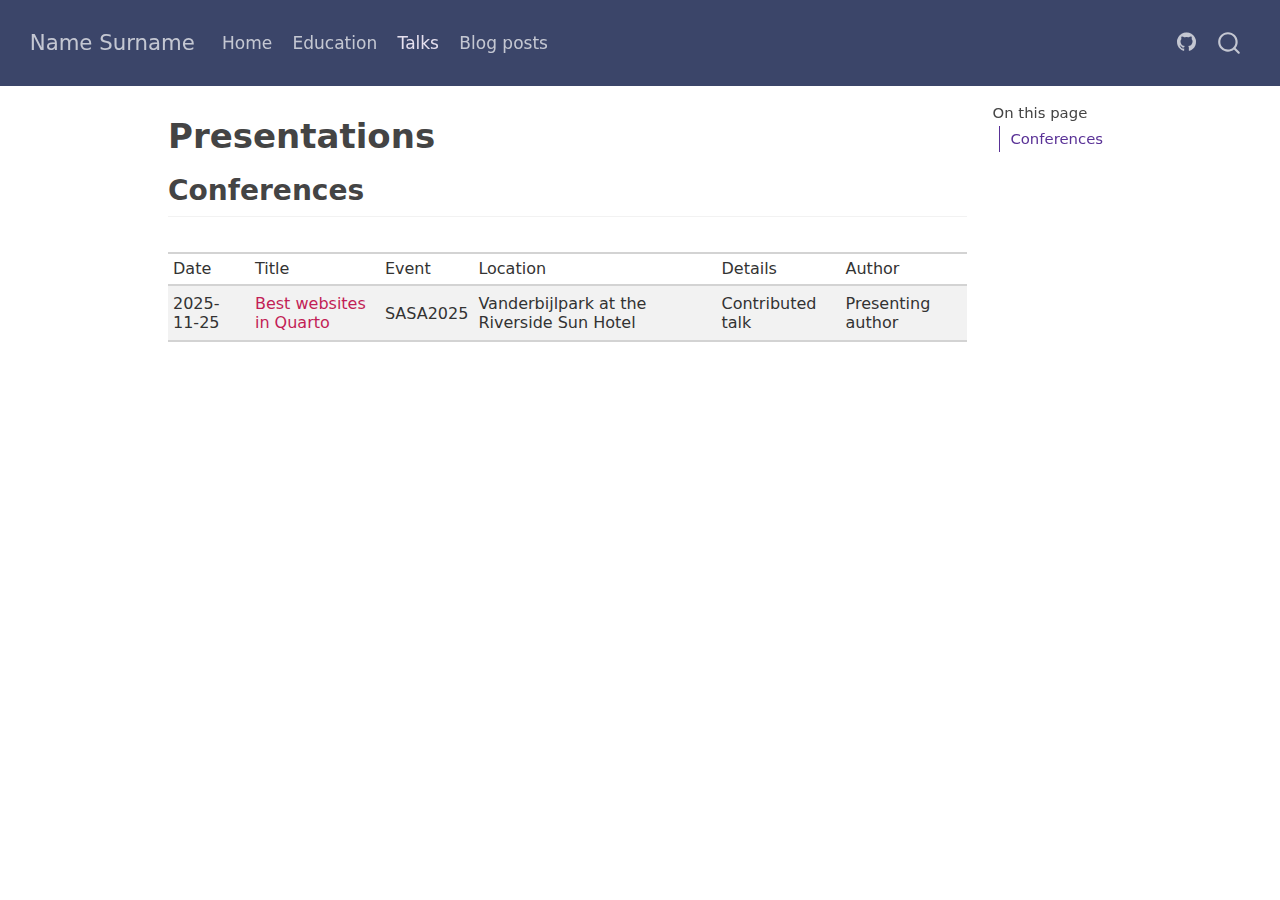
<file: docs/talks.html>
<!DOCTYPE html>
<html xmlns="http://www.w3.org/1999/xhtml" lang="en" xml:lang="en"><head>

<meta charset="utf-8">
<meta name="generator" content="quarto-1.6.42">

<meta name="viewport" content="width=device-width, initial-scale=1.0, user-scalable=yes">


<title>Presentations – Name Surname</title>
<style>
code{white-space: pre-wrap;}
span.smallcaps{font-variant: small-caps;}
div.columns{display: flex; gap: min(4vw, 1.5em);}
div.column{flex: auto; overflow-x: auto;}
div.hanging-indent{margin-left: 1.5em; text-indent: -1.5em;}
ul.task-list{list-style: none;}
ul.task-list li input[type="checkbox"] {
  width: 0.8em;
  margin: 0 0.8em 0.2em -1em; /* quarto-specific, see https://github.com/quarto-dev/quarto-cli/issues/4556 */ 
  vertical-align: middle;
}
</style>


<script src="site_libs/quarto-nav/quarto-nav.js"></script>
<script src="site_libs/quarto-nav/headroom.min.js"></script>
<script src="site_libs/clipboard/clipboard.min.js"></script>
<script src="site_libs/quarto-search/autocomplete.umd.js"></script>
<script src="site_libs/quarto-search/fuse.min.js"></script>
<script src="site_libs/quarto-search/quarto-search.js"></script>
<meta name="quarto:offset" content="./">
<link href="./logo.png" rel="icon" type="image/png">
<script src="site_libs/quarto-html/quarto.js"></script>
<script src="site_libs/quarto-html/popper.min.js"></script>
<script src="site_libs/quarto-html/tippy.umd.min.js"></script>
<script src="site_libs/quarto-html/anchor.min.js"></script>
<link href="site_libs/quarto-html/tippy.css" rel="stylesheet">
<link href="site_libs/quarto-html/quarto-syntax-highlighting-2f5df379a58b258e96c21c0638c20c03.css" rel="stylesheet" id="quarto-text-highlighting-styles">
<script src="site_libs/bootstrap/bootstrap.min.js"></script>
<link href="site_libs/bootstrap/bootstrap-icons.css" rel="stylesheet">
<link href="site_libs/bootstrap/bootstrap-346a88f88b7b8c9670afeb68690d968c.min.css" rel="stylesheet" append-hash="true" id="quarto-bootstrap" data-mode="light">
<script id="quarto-search-options" type="application/json">{
  "location": "navbar",
  "copy-button": false,
  "collapse-after": 3,
  "panel-placement": "end",
  "type": "overlay",
  "limit": 50,
  "keyboard-shortcut": [
    "f",
    "/",
    "s"
  ],
  "show-item-context": false,
  "language": {
    "search-no-results-text": "No results",
    "search-matching-documents-text": "matching documents",
    "search-copy-link-title": "Copy link to search",
    "search-hide-matches-text": "Hide additional matches",
    "search-more-match-text": "more match in this document",
    "search-more-matches-text": "more matches in this document",
    "search-clear-button-title": "Clear",
    "search-text-placeholder": "",
    "search-detached-cancel-button-title": "Cancel",
    "search-submit-button-title": "Submit",
    "search-label": "Search"
  }
}</script>


</head>

<body class="nav-fixed">

<div id="quarto-search-results"></div>
  <header id="quarto-header" class="headroom fixed-top">
    <nav class="navbar navbar-expand-lg " data-bs-theme="dark">
      <div class="navbar-container container-fluid">
      <div class="navbar-brand-container mx-auto">
    <a class="navbar-brand" href="./index.html">
    <span class="navbar-title">Name Surname</span>
    </a>
  </div>
            <div id="quarto-search" class="" title="Search"></div>
          <button class="navbar-toggler" type="button" data-bs-toggle="collapse" data-bs-target="#navbarCollapse" aria-controls="navbarCollapse" role="menu" aria-expanded="false" aria-label="Toggle navigation" onclick="if (window.quartoToggleHeadroom) { window.quartoToggleHeadroom(); }">
  <span class="navbar-toggler-icon"></span>
</button>
          <div class="collapse navbar-collapse" id="navbarCollapse">
            <ul class="navbar-nav navbar-nav-scroll me-auto">
  <li class="nav-item">
    <a class="nav-link" href="./index.html"> 
<span class="menu-text">Home</span></a>
  </li>  
  <li class="nav-item">
    <a class="nav-link" href="./education.html"> 
<span class="menu-text">Education</span></a>
  </li>  
  <li class="nav-item">
    <a class="nav-link active" href="./talks.html" aria-current="page"> 
<span class="menu-text">Talks</span></a>
  </li>  
  <li class="nav-item">
    <a class="nav-link" href="./blog.html"> 
<span class="menu-text">Blog posts</span></a>
  </li>  
</ul>
            <ul class="navbar-nav navbar-nav-scroll ms-auto">
  <li class="nav-item compact">
    <a class="nav-link" href="https://github.com/"> <i class="bi bi-github" role="img">
</i> 
<span class="menu-text"></span></a>
  </li>  
</ul>
          </div> <!-- /navcollapse -->
            <div class="quarto-navbar-tools">
</div>
      </div> <!-- /container-fluid -->
    </nav>
</header>
<!-- content -->
<div id="quarto-content" class="quarto-container page-columns page-rows-contents page-layout-article page-navbar">
<!-- sidebar -->
<!-- margin-sidebar -->
    <div id="quarto-margin-sidebar" class="sidebar margin-sidebar">
        <nav id="TOC" role="doc-toc" class="toc-active">
    <h2 id="toc-title">On this page</h2>
   
  <ul>
  <li><a href="#conferences" id="toc-conferences" class="nav-link active" data-scroll-target="#conferences">Conferences</a></li>
  </ul>
</nav>
    </div>
<!-- main -->
<main class="content" id="quarto-document-content">

<header id="title-block-header" class="quarto-title-block default">
<div class="quarto-title">
<h1 class="title">Presentations</h1>
</div>



<div class="quarto-title-meta">

    
  
    
  </div>
  


</header>


<section id="conferences" class="level2">
<h2 class="anchored" data-anchor-id="conferences">Conferences</h2>
<div class="cell">
<div class="cell-output-display">
<div id="luncahxlgc" style="padding-left:0px;padding-right:0px;padding-top:10px;padding-bottom:10px;overflow-x:auto;overflow-y:auto;width:auto;height:auto;">
<style>#luncahxlgc table {
  font-family: system-ui, 'Segoe UI', Roboto, Helvetica, Arial, sans-serif, 'Apple Color Emoji', 'Segoe UI Emoji', 'Segoe UI Symbol', 'Noto Color Emoji';
  -webkit-font-smoothing: antialiased;
  -moz-osx-font-smoothing: grayscale;
}

#luncahxlgc thead, #luncahxlgc tbody, #luncahxlgc tfoot, #luncahxlgc tr, #luncahxlgc td, #luncahxlgc th {
  border-style: none;
}

#luncahxlgc p {
  margin: 0;
  padding: 0;
}

#luncahxlgc .gt_table {
  display: table;
  border-collapse: collapse;
  line-height: normal;
  margin-left: auto;
  margin-right: auto;
  color: #333333;
  font-size: 16px;
  font-weight: normal;
  font-style: normal;
  background-color: #FFFFFF;
  width: auto;
  border-top-style: solid;
  border-top-width: 2px;
  border-top-color: #A8A8A8;
  border-right-style: none;
  border-right-width: 2px;
  border-right-color: #D3D3D3;
  border-bottom-style: solid;
  border-bottom-width: 2px;
  border-bottom-color: #A8A8A8;
  border-left-style: none;
  border-left-width: 2px;
  border-left-color: #D3D3D3;
}

#luncahxlgc .gt_caption {
  padding-top: 4px;
  padding-bottom: 4px;
}

#luncahxlgc .gt_title {
  color: #333333;
  font-size: 125%;
  font-weight: initial;
  padding-top: 4px;
  padding-bottom: 4px;
  padding-left: 5px;
  padding-right: 5px;
  border-bottom-color: #FFFFFF;
  border-bottom-width: 0;
}

#luncahxlgc .gt_subtitle {
  color: #333333;
  font-size: 85%;
  font-weight: initial;
  padding-top: 3px;
  padding-bottom: 5px;
  padding-left: 5px;
  padding-right: 5px;
  border-top-color: #FFFFFF;
  border-top-width: 0;
}

#luncahxlgc .gt_heading {
  background-color: #FFFFFF;
  text-align: center;
  border-bottom-color: #FFFFFF;
  border-left-style: none;
  border-left-width: 1px;
  border-left-color: #D3D3D3;
  border-right-style: none;
  border-right-width: 1px;
  border-right-color: #D3D3D3;
}

#luncahxlgc .gt_bottom_border {
  border-bottom-style: solid;
  border-bottom-width: 2px;
  border-bottom-color: #D3D3D3;
}

#luncahxlgc .gt_col_headings {
  border-top-style: solid;
  border-top-width: 2px;
  border-top-color: #D3D3D3;
  border-bottom-style: solid;
  border-bottom-width: 2px;
  border-bottom-color: #D3D3D3;
  border-left-style: none;
  border-left-width: 1px;
  border-left-color: #D3D3D3;
  border-right-style: none;
  border-right-width: 1px;
  border-right-color: #D3D3D3;
}

#luncahxlgc .gt_col_heading {
  color: #333333;
  background-color: #FFFFFF;
  font-size: 100%;
  font-weight: normal;
  text-transform: inherit;
  border-left-style: none;
  border-left-width: 1px;
  border-left-color: #D3D3D3;
  border-right-style: none;
  border-right-width: 1px;
  border-right-color: #D3D3D3;
  vertical-align: bottom;
  padding-top: 5px;
  padding-bottom: 6px;
  padding-left: 5px;
  padding-right: 5px;
  overflow-x: hidden;
}

#luncahxlgc .gt_column_spanner_outer {
  color: #333333;
  background-color: #FFFFFF;
  font-size: 100%;
  font-weight: normal;
  text-transform: inherit;
  padding-top: 0;
  padding-bottom: 0;
  padding-left: 4px;
  padding-right: 4px;
}

#luncahxlgc .gt_column_spanner_outer:first-child {
  padding-left: 0;
}

#luncahxlgc .gt_column_spanner_outer:last-child {
  padding-right: 0;
}

#luncahxlgc .gt_column_spanner {
  border-bottom-style: solid;
  border-bottom-width: 2px;
  border-bottom-color: #D3D3D3;
  vertical-align: bottom;
  padding-top: 5px;
  padding-bottom: 5px;
  overflow-x: hidden;
  display: inline-block;
  width: 100%;
}

#luncahxlgc .gt_spanner_row {
  border-bottom-style: hidden;
}

#luncahxlgc .gt_group_heading {
  padding-top: 8px;
  padding-bottom: 8px;
  padding-left: 5px;
  padding-right: 5px;
  color: #333333;
  background-color: #FFFFFF;
  font-size: 100%;
  font-weight: initial;
  text-transform: inherit;
  border-top-style: solid;
  border-top-width: 2px;
  border-top-color: #D3D3D3;
  border-bottom-style: solid;
  border-bottom-width: 2px;
  border-bottom-color: #D3D3D3;
  border-left-style: none;
  border-left-width: 1px;
  border-left-color: #D3D3D3;
  border-right-style: none;
  border-right-width: 1px;
  border-right-color: #D3D3D3;
  vertical-align: middle;
  text-align: left;
}

#luncahxlgc .gt_empty_group_heading {
  padding: 0.5px;
  color: #333333;
  background-color: #FFFFFF;
  font-size: 100%;
  font-weight: initial;
  border-top-style: solid;
  border-top-width: 2px;
  border-top-color: #D3D3D3;
  border-bottom-style: solid;
  border-bottom-width: 2px;
  border-bottom-color: #D3D3D3;
  vertical-align: middle;
}

#luncahxlgc .gt_from_md > :first-child {
  margin-top: 0;
}

#luncahxlgc .gt_from_md > :last-child {
  margin-bottom: 0;
}

#luncahxlgc .gt_row {
  padding-top: 8px;
  padding-bottom: 8px;
  padding-left: 5px;
  padding-right: 5px;
  margin: 10px;
  border-top-style: solid;
  border-top-width: 1px;
  border-top-color: #D3D3D3;
  border-left-style: none;
  border-left-width: 1px;
  border-left-color: #D3D3D3;
  border-right-style: none;
  border-right-width: 1px;
  border-right-color: #D3D3D3;
  vertical-align: middle;
  overflow-x: hidden;
}

#luncahxlgc .gt_stub {
  color: #333333;
  background-color: #FFFFFF;
  font-size: 100%;
  font-weight: initial;
  text-transform: inherit;
  border-right-style: solid;
  border-right-width: 2px;
  border-right-color: #D3D3D3;
  padding-left: 5px;
  padding-right: 5px;
}

#luncahxlgc .gt_stub_row_group {
  color: #333333;
  background-color: #FFFFFF;
  font-size: 100%;
  font-weight: initial;
  text-transform: inherit;
  border-right-style: solid;
  border-right-width: 2px;
  border-right-color: #D3D3D3;
  padding-left: 5px;
  padding-right: 5px;
  vertical-align: top;
}

#luncahxlgc .gt_row_group_first td {
  border-top-width: 2px;
}

#luncahxlgc .gt_row_group_first th {
  border-top-width: 2px;
}

#luncahxlgc .gt_summary_row {
  color: #333333;
  background-color: #FFFFFF;
  text-transform: inherit;
  padding-top: 8px;
  padding-bottom: 8px;
  padding-left: 5px;
  padding-right: 5px;
}

#luncahxlgc .gt_first_summary_row {
  border-top-style: solid;
  border-top-color: #D3D3D3;
}

#luncahxlgc .gt_first_summary_row.thick {
  border-top-width: 2px;
}

#luncahxlgc .gt_last_summary_row {
  padding-top: 8px;
  padding-bottom: 8px;
  padding-left: 5px;
  padding-right: 5px;
  border-bottom-style: solid;
  border-bottom-width: 2px;
  border-bottom-color: #D3D3D3;
}

#luncahxlgc .gt_grand_summary_row {
  color: #333333;
  background-color: #FFFFFF;
  text-transform: inherit;
  padding-top: 8px;
  padding-bottom: 8px;
  padding-left: 5px;
  padding-right: 5px;
}

#luncahxlgc .gt_first_grand_summary_row {
  padding-top: 8px;
  padding-bottom: 8px;
  padding-left: 5px;
  padding-right: 5px;
  border-top-style: double;
  border-top-width: 6px;
  border-top-color: #D3D3D3;
}

#luncahxlgc .gt_last_grand_summary_row_top {
  padding-top: 8px;
  padding-bottom: 8px;
  padding-left: 5px;
  padding-right: 5px;
  border-bottom-style: double;
  border-bottom-width: 6px;
  border-bottom-color: #D3D3D3;
}

#luncahxlgc .gt_striped {
  background-color: rgba(128, 128, 128, 0.05);
}

#luncahxlgc .gt_table_body {
  border-top-style: solid;
  border-top-width: 2px;
  border-top-color: #D3D3D3;
  border-bottom-style: solid;
  border-bottom-width: 2px;
  border-bottom-color: #D3D3D3;
}

#luncahxlgc .gt_footnotes {
  color: #333333;
  background-color: #FFFFFF;
  border-bottom-style: none;
  border-bottom-width: 2px;
  border-bottom-color: #D3D3D3;
  border-left-style: none;
  border-left-width: 2px;
  border-left-color: #D3D3D3;
  border-right-style: none;
  border-right-width: 2px;
  border-right-color: #D3D3D3;
}

#luncahxlgc .gt_footnote {
  margin: 0px;
  font-size: 90%;
  padding-top: 4px;
  padding-bottom: 4px;
  padding-left: 5px;
  padding-right: 5px;
}

#luncahxlgc .gt_sourcenotes {
  color: #333333;
  background-color: #FFFFFF;
  border-bottom-style: none;
  border-bottom-width: 2px;
  border-bottom-color: #D3D3D3;
  border-left-style: none;
  border-left-width: 2px;
  border-left-color: #D3D3D3;
  border-right-style: none;
  border-right-width: 2px;
  border-right-color: #D3D3D3;
}

#luncahxlgc .gt_sourcenote {
  font-size: 90%;
  padding-top: 4px;
  padding-bottom: 4px;
  padding-left: 5px;
  padding-right: 5px;
}

#luncahxlgc .gt_left {
  text-align: left;
}

#luncahxlgc .gt_center {
  text-align: center;
}

#luncahxlgc .gt_right {
  text-align: right;
  font-variant-numeric: tabular-nums;
}

#luncahxlgc .gt_font_normal {
  font-weight: normal;
}

#luncahxlgc .gt_font_bold {
  font-weight: bold;
}

#luncahxlgc .gt_font_italic {
  font-style: italic;
}

#luncahxlgc .gt_super {
  font-size: 65%;
}

#luncahxlgc .gt_footnote_marks {
  font-size: 75%;
  vertical-align: 0.4em;
  position: initial;
}

#luncahxlgc .gt_asterisk {
  font-size: 100%;
  vertical-align: 0;
}

#luncahxlgc .gt_indent_1 {
  text-indent: 5px;
}

#luncahxlgc .gt_indent_2 {
  text-indent: 10px;
}

#luncahxlgc .gt_indent_3 {
  text-indent: 15px;
}

#luncahxlgc .gt_indent_4 {
  text-indent: 20px;
}

#luncahxlgc .gt_indent_5 {
  text-indent: 25px;
}

#luncahxlgc .katex-display {
  display: inline-flex !important;
  margin-bottom: 0.75em !important;
}

#luncahxlgc div.Reactable > div.rt-table > div.rt-thead > div.rt-tr.rt-tr-group-header > div.rt-th-group:after {
  height: 0px !important;
}
</style>

<table class="gt_table caption-top table table-sm table-striped small" data-quarto-postprocess="true" data-quarto-disable-processing="false" data-quarto-bootstrap="false">
<thead>
<tr class="gt_col_headings header">
<th id="Date" class="gt_col_heading gt_columns_bottom_border gt_left" data-quarto-table-cell-role="th" scope="col">Date</th>
<th id="titlelink" class="gt_col_heading gt_columns_bottom_border gt_left" data-quarto-table-cell-role="th" scope="col">Title</th>
<th id="Event" class="gt_col_heading gt_columns_bottom_border gt_left" data-quarto-table-cell-role="th" scope="col">Event</th>
<th id="Location" class="gt_col_heading gt_columns_bottom_border gt_left" data-quarto-table-cell-role="th" scope="col">Location</th>
<th id="Details" class="gt_col_heading gt_columns_bottom_border gt_left" data-quarto-table-cell-role="th" scope="col">Details</th>
<th id="Author" class="gt_col_heading gt_columns_bottom_border gt_left" data-quarto-table-cell-role="th" scope="col">Author</th>
</tr>
</thead>
<tbody class="gt_table_body">
<tr class="odd">
<td class="gt_row gt_left" headers="Date">2025-11-25</td>
<td class="gt_row gt_left" headers="titlelink"><a href="https://github.com/jnienk/createQuarto_website">Best websites in Quarto</a></td>
<td class="gt_row gt_left" headers="Event">SASA2025</td>
<td class="gt_row gt_left" headers="Location">Vanderbijlpark at the Riverside Sun Hotel</td>
<td class="gt_row gt_left" headers="Details">Contributed talk</td>
<td class="gt_row gt_left" headers="Author">Presenting author</td>
</tr>
</tbody>
</table>

</div>
</div>
</div>


</section>

</main> <!-- /main -->
<script id="quarto-html-after-body" type="application/javascript">
window.document.addEventListener("DOMContentLoaded", function (event) {
  const toggleBodyColorMode = (bsSheetEl) => {
    const mode = bsSheetEl.getAttribute("data-mode");
    const bodyEl = window.document.querySelector("body");
    if (mode === "dark") {
      bodyEl.classList.add("quarto-dark");
      bodyEl.classList.remove("quarto-light");
    } else {
      bodyEl.classList.add("quarto-light");
      bodyEl.classList.remove("quarto-dark");
    }
  }
  const toggleBodyColorPrimary = () => {
    const bsSheetEl = window.document.querySelector("link#quarto-bootstrap");
    if (bsSheetEl) {
      toggleBodyColorMode(bsSheetEl);
    }
  }
  toggleBodyColorPrimary();  
  const icon = "";
  const anchorJS = new window.AnchorJS();
  anchorJS.options = {
    placement: 'right',
    icon: icon
  };
  anchorJS.add('.anchored');
  const isCodeAnnotation = (el) => {
    for (const clz of el.classList) {
      if (clz.startsWith('code-annotation-')) {                     
        return true;
      }
    }
    return false;
  }
  const onCopySuccess = function(e) {
    // button target
    const button = e.trigger;
    // don't keep focus
    button.blur();
    // flash "checked"
    button.classList.add('code-copy-button-checked');
    var currentTitle = button.getAttribute("title");
    button.setAttribute("title", "Copied!");
    let tooltip;
    if (window.bootstrap) {
      button.setAttribute("data-bs-toggle", "tooltip");
      button.setAttribute("data-bs-placement", "left");
      button.setAttribute("data-bs-title", "Copied!");
      tooltip = new bootstrap.Tooltip(button, 
        { trigger: "manual", 
          customClass: "code-copy-button-tooltip",
          offset: [0, -8]});
      tooltip.show();    
    }
    setTimeout(function() {
      if (tooltip) {
        tooltip.hide();
        button.removeAttribute("data-bs-title");
        button.removeAttribute("data-bs-toggle");
        button.removeAttribute("data-bs-placement");
      }
      button.setAttribute("title", currentTitle);
      button.classList.remove('code-copy-button-checked');
    }, 1000);
    // clear code selection
    e.clearSelection();
  }
  const getTextToCopy = function(trigger) {
      const codeEl = trigger.previousElementSibling.cloneNode(true);
      for (const childEl of codeEl.children) {
        if (isCodeAnnotation(childEl)) {
          childEl.remove();
        }
      }
      return codeEl.innerText;
  }
  const clipboard = new window.ClipboardJS('.code-copy-button:not([data-in-quarto-modal])', {
    text: getTextToCopy
  });
  clipboard.on('success', onCopySuccess);
  if (window.document.getElementById('quarto-embedded-source-code-modal')) {
    const clipboardModal = new window.ClipboardJS('.code-copy-button[data-in-quarto-modal]', {
      text: getTextToCopy,
      container: window.document.getElementById('quarto-embedded-source-code-modal')
    });
    clipboardModal.on('success', onCopySuccess);
  }
    var localhostRegex = new RegExp(/^(?:http|https):\/\/localhost\:?[0-9]*\//);
    var mailtoRegex = new RegExp(/^mailto:/);
      var filterRegex = new RegExp('/' + window.location.host + '/');
    var isInternal = (href) => {
        return filterRegex.test(href) || localhostRegex.test(href) || mailtoRegex.test(href);
    }
    // Inspect non-navigation links and adorn them if external
 	var links = window.document.querySelectorAll('a[href]:not(.nav-link):not(.navbar-brand):not(.toc-action):not(.sidebar-link):not(.sidebar-item-toggle):not(.pagination-link):not(.no-external):not([aria-hidden]):not(.dropdown-item):not(.quarto-navigation-tool):not(.about-link)');
    for (var i=0; i<links.length; i++) {
      const link = links[i];
      if (!isInternal(link.href)) {
        // undo the damage that might have been done by quarto-nav.js in the case of
        // links that we want to consider external
        if (link.dataset.originalHref !== undefined) {
          link.href = link.dataset.originalHref;
        }
      }
    }
  function tippyHover(el, contentFn, onTriggerFn, onUntriggerFn) {
    const config = {
      allowHTML: true,
      maxWidth: 500,
      delay: 100,
      arrow: false,
      appendTo: function(el) {
          return el.parentElement;
      },
      interactive: true,
      interactiveBorder: 10,
      theme: 'quarto',
      placement: 'bottom-start',
    };
    if (contentFn) {
      config.content = contentFn;
    }
    if (onTriggerFn) {
      config.onTrigger = onTriggerFn;
    }
    if (onUntriggerFn) {
      config.onUntrigger = onUntriggerFn;
    }
    window.tippy(el, config); 
  }
  const noterefs = window.document.querySelectorAll('a[role="doc-noteref"]');
  for (var i=0; i<noterefs.length; i++) {
    const ref = noterefs[i];
    tippyHover(ref, function() {
      // use id or data attribute instead here
      let href = ref.getAttribute('data-footnote-href') || ref.getAttribute('href');
      try { href = new URL(href).hash; } catch {}
      const id = href.replace(/^#\/?/, "");
      const note = window.document.getElementById(id);
      if (note) {
        return note.innerHTML;
      } else {
        return "";
      }
    });
  }
  const xrefs = window.document.querySelectorAll('a.quarto-xref');
  const processXRef = (id, note) => {
    // Strip column container classes
    const stripColumnClz = (el) => {
      el.classList.remove("page-full", "page-columns");
      if (el.children) {
        for (const child of el.children) {
          stripColumnClz(child);
        }
      }
    }
    stripColumnClz(note)
    if (id === null || id.startsWith('sec-')) {
      // Special case sections, only their first couple elements
      const container = document.createElement("div");
      if (note.children && note.children.length > 2) {
        container.appendChild(note.children[0].cloneNode(true));
        for (let i = 1; i < note.children.length; i++) {
          const child = note.children[i];
          if (child.tagName === "P" && child.innerText === "") {
            continue;
          } else {
            container.appendChild(child.cloneNode(true));
            break;
          }
        }
        if (window.Quarto?.typesetMath) {
          window.Quarto.typesetMath(container);
        }
        return container.innerHTML
      } else {
        if (window.Quarto?.typesetMath) {
          window.Quarto.typesetMath(note);
        }
        return note.innerHTML;
      }
    } else {
      // Remove any anchor links if they are present
      const anchorLink = note.querySelector('a.anchorjs-link');
      if (anchorLink) {
        anchorLink.remove();
      }
      if (window.Quarto?.typesetMath) {
        window.Quarto.typesetMath(note);
      }
      if (note.classList.contains("callout")) {
        return note.outerHTML;
      } else {
        return note.innerHTML;
      }
    }
  }
  for (var i=0; i<xrefs.length; i++) {
    const xref = xrefs[i];
    tippyHover(xref, undefined, function(instance) {
      instance.disable();
      let url = xref.getAttribute('href');
      let hash = undefined; 
      if (url.startsWith('#')) {
        hash = url;
      } else {
        try { hash = new URL(url).hash; } catch {}
      }
      if (hash) {
        const id = hash.replace(/^#\/?/, "");
        const note = window.document.getElementById(id);
        if (note !== null) {
          try {
            const html = processXRef(id, note.cloneNode(true));
            instance.setContent(html);
          } finally {
            instance.enable();
            instance.show();
          }
        } else {
          // See if we can fetch this
          fetch(url.split('#')[0])
          .then(res => res.text())
          .then(html => {
            const parser = new DOMParser();
            const htmlDoc = parser.parseFromString(html, "text/html");
            const note = htmlDoc.getElementById(id);
            if (note !== null) {
              const html = processXRef(id, note);
              instance.setContent(html);
            } 
          }).finally(() => {
            instance.enable();
            instance.show();
          });
        }
      } else {
        // See if we can fetch a full url (with no hash to target)
        // This is a special case and we should probably do some content thinning / targeting
        fetch(url)
        .then(res => res.text())
        .then(html => {
          const parser = new DOMParser();
          const htmlDoc = parser.parseFromString(html, "text/html");
          const note = htmlDoc.querySelector('main.content');
          if (note !== null) {
            // This should only happen for chapter cross references
            // (since there is no id in the URL)
            // remove the first header
            if (note.children.length > 0 && note.children[0].tagName === "HEADER") {
              note.children[0].remove();
            }
            const html = processXRef(null, note);
            instance.setContent(html);
          } 
        }).finally(() => {
          instance.enable();
          instance.show();
        });
      }
    }, function(instance) {
    });
  }
      let selectedAnnoteEl;
      const selectorForAnnotation = ( cell, annotation) => {
        let cellAttr = 'data-code-cell="' + cell + '"';
        let lineAttr = 'data-code-annotation="' +  annotation + '"';
        const selector = 'span[' + cellAttr + '][' + lineAttr + ']';
        return selector;
      }
      const selectCodeLines = (annoteEl) => {
        const doc = window.document;
        const targetCell = annoteEl.getAttribute("data-target-cell");
        const targetAnnotation = annoteEl.getAttribute("data-target-annotation");
        const annoteSpan = window.document.querySelector(selectorForAnnotation(targetCell, targetAnnotation));
        const lines = annoteSpan.getAttribute("data-code-lines").split(",");
        const lineIds = lines.map((line) => {
          return targetCell + "-" + line;
        })
        let top = null;
        let height = null;
        let parent = null;
        if (lineIds.length > 0) {
            //compute the position of the single el (top and bottom and make a div)
            const el = window.document.getElementById(lineIds[0]);
            top = el.offsetTop;
            height = el.offsetHeight;
            parent = el.parentElement.parentElement;
          if (lineIds.length > 1) {
            const lastEl = window.document.getElementById(lineIds[lineIds.length - 1]);
            const bottom = lastEl.offsetTop + lastEl.offsetHeight;
            height = bottom - top;
          }
          if (top !== null && height !== null && parent !== null) {
            // cook up a div (if necessary) and position it 
            let div = window.document.getElementById("code-annotation-line-highlight");
            if (div === null) {
              div = window.document.createElement("div");
              div.setAttribute("id", "code-annotation-line-highlight");
              div.style.position = 'absolute';
              parent.appendChild(div);
            }
            div.style.top = top - 2 + "px";
            div.style.height = height + 4 + "px";
            div.style.left = 0;
            let gutterDiv = window.document.getElementById("code-annotation-line-highlight-gutter");
            if (gutterDiv === null) {
              gutterDiv = window.document.createElement("div");
              gutterDiv.setAttribute("id", "code-annotation-line-highlight-gutter");
              gutterDiv.style.position = 'absolute';
              const codeCell = window.document.getElementById(targetCell);
              const gutter = codeCell.querySelector('.code-annotation-gutter');
              gutter.appendChild(gutterDiv);
            }
            gutterDiv.style.top = top - 2 + "px";
            gutterDiv.style.height = height + 4 + "px";
          }
          selectedAnnoteEl = annoteEl;
        }
      };
      const unselectCodeLines = () => {
        const elementsIds = ["code-annotation-line-highlight", "code-annotation-line-highlight-gutter"];
        elementsIds.forEach((elId) => {
          const div = window.document.getElementById(elId);
          if (div) {
            div.remove();
          }
        });
        selectedAnnoteEl = undefined;
      };
        // Handle positioning of the toggle
    window.addEventListener(
      "resize",
      throttle(() => {
        elRect = undefined;
        if (selectedAnnoteEl) {
          selectCodeLines(selectedAnnoteEl);
        }
      }, 10)
    );
    function throttle(fn, ms) {
    let throttle = false;
    let timer;
      return (...args) => {
        if(!throttle) { // first call gets through
            fn.apply(this, args);
            throttle = true;
        } else { // all the others get throttled
            if(timer) clearTimeout(timer); // cancel #2
            timer = setTimeout(() => {
              fn.apply(this, args);
              timer = throttle = false;
            }, ms);
        }
      };
    }
      // Attach click handler to the DT
      const annoteDls = window.document.querySelectorAll('dt[data-target-cell]');
      for (const annoteDlNode of annoteDls) {
        annoteDlNode.addEventListener('click', (event) => {
          const clickedEl = event.target;
          if (clickedEl !== selectedAnnoteEl) {
            unselectCodeLines();
            const activeEl = window.document.querySelector('dt[data-target-cell].code-annotation-active');
            if (activeEl) {
              activeEl.classList.remove('code-annotation-active');
            }
            selectCodeLines(clickedEl);
            clickedEl.classList.add('code-annotation-active');
          } else {
            // Unselect the line
            unselectCodeLines();
            clickedEl.classList.remove('code-annotation-active');
          }
        });
      }
  const findCites = (el) => {
    const parentEl = el.parentElement;
    if (parentEl) {
      const cites = parentEl.dataset.cites;
      if (cites) {
        return {
          el,
          cites: cites.split(' ')
        };
      } else {
        return findCites(el.parentElement)
      }
    } else {
      return undefined;
    }
  };
  var bibliorefs = window.document.querySelectorAll('a[role="doc-biblioref"]');
  for (var i=0; i<bibliorefs.length; i++) {
    const ref = bibliorefs[i];
    const citeInfo = findCites(ref);
    if (citeInfo) {
      tippyHover(citeInfo.el, function() {
        var popup = window.document.createElement('div');
        citeInfo.cites.forEach(function(cite) {
          var citeDiv = window.document.createElement('div');
          citeDiv.classList.add('hanging-indent');
          citeDiv.classList.add('csl-entry');
          var biblioDiv = window.document.getElementById('ref-' + cite);
          if (biblioDiv) {
            citeDiv.innerHTML = biblioDiv.innerHTML;
          }
          popup.appendChild(citeDiv);
        });
        return popup.innerHTML;
      });
    }
  }
});
</script>
</div> <!-- /content -->




</body></html>
</file>
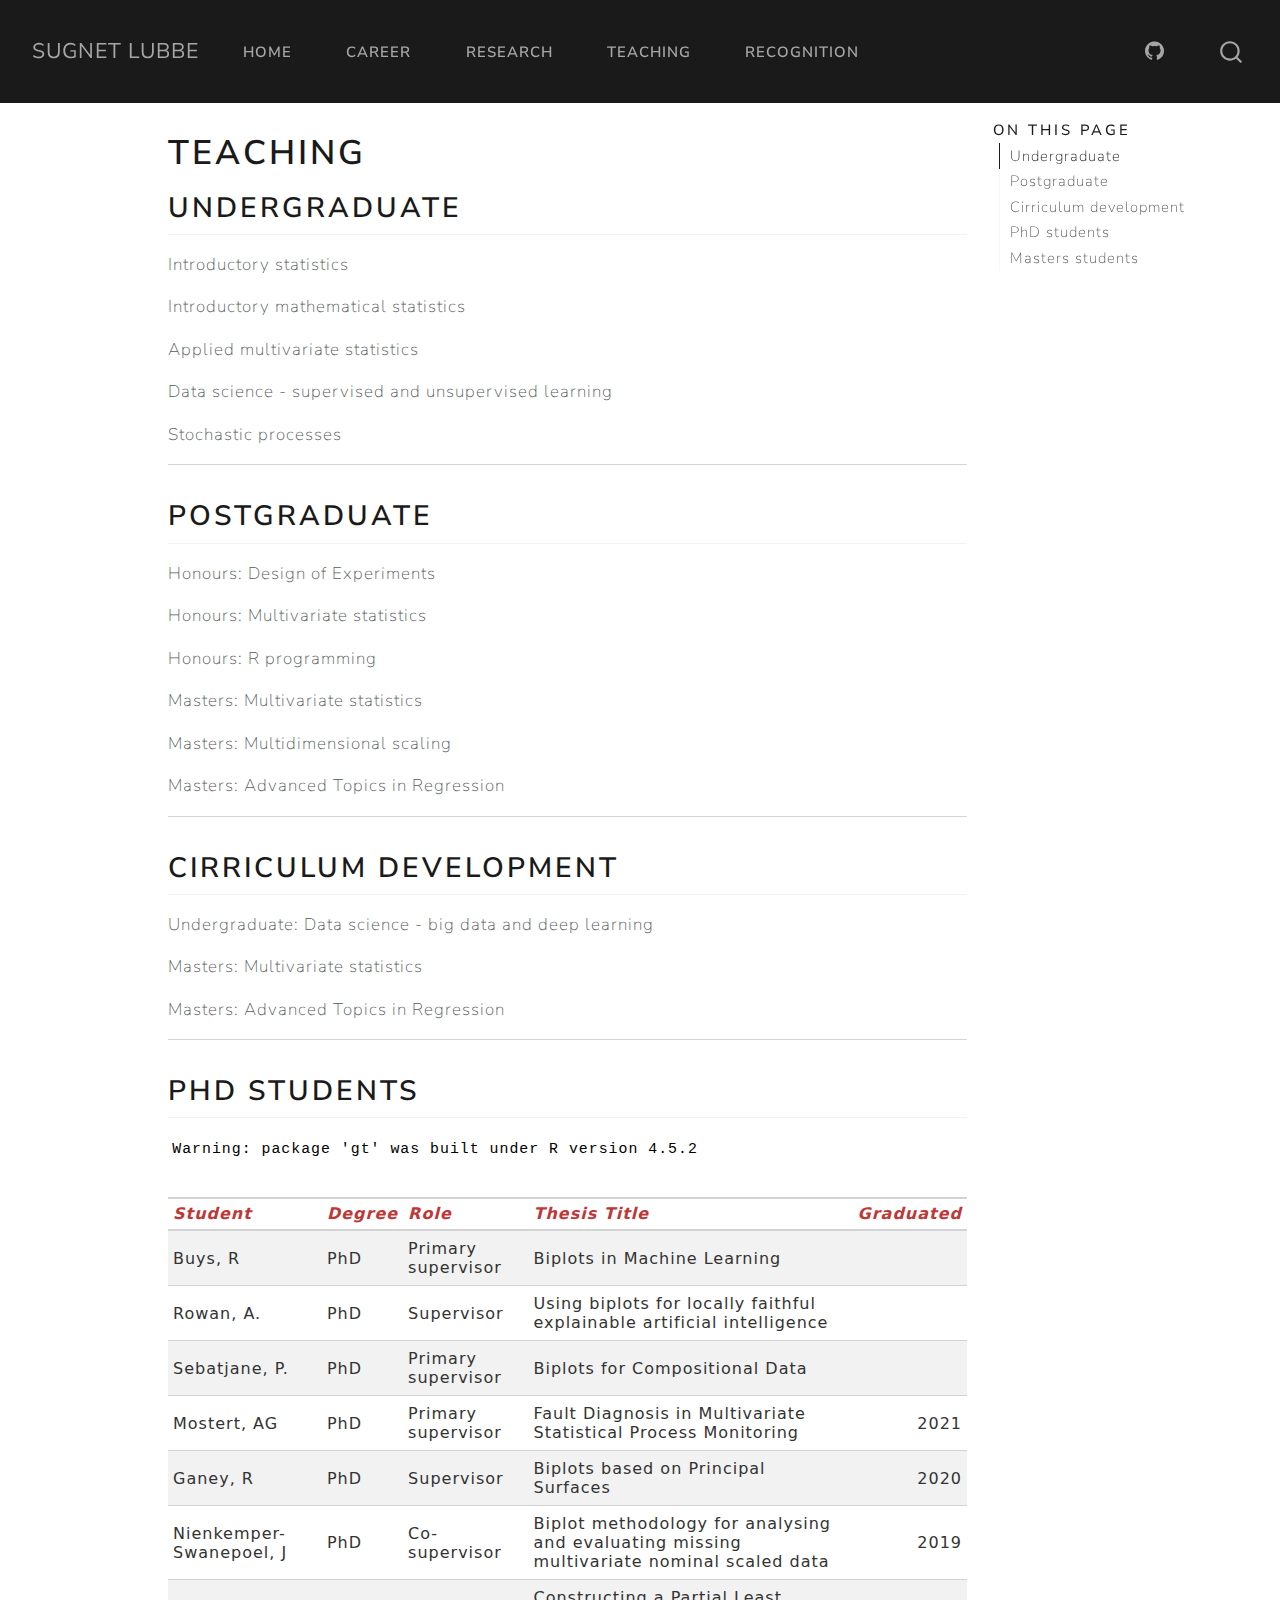
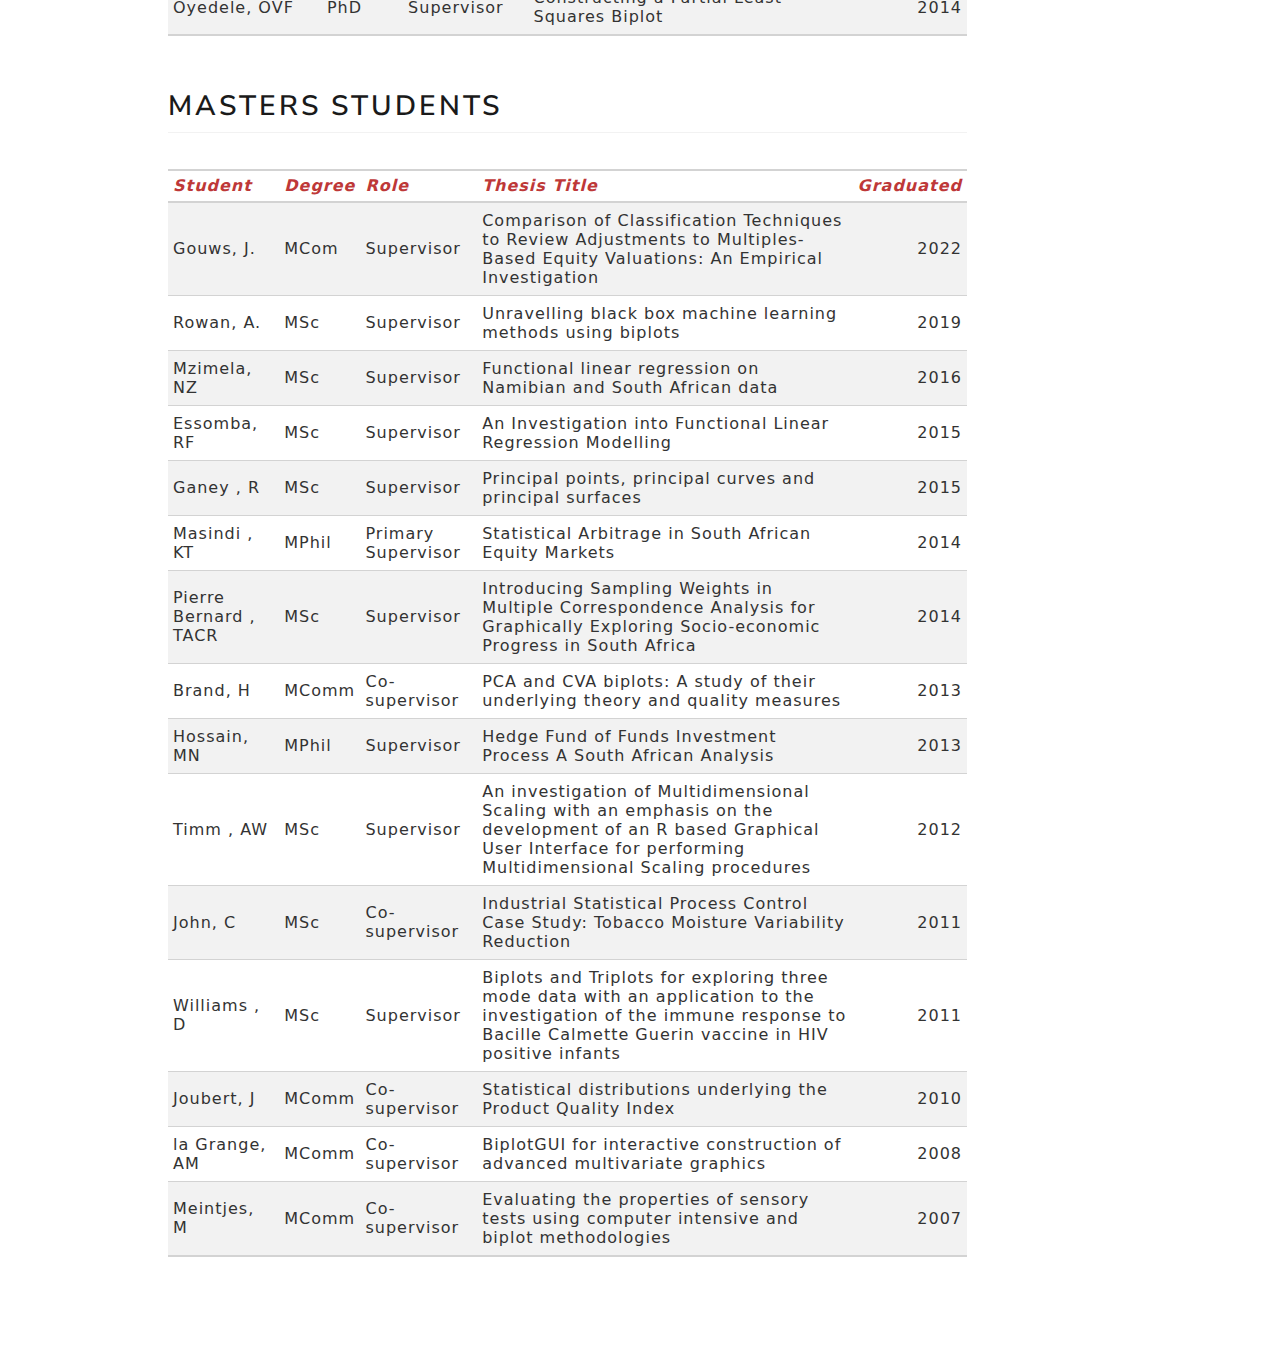
<file: docs/teaching.html>
<!DOCTYPE html>
<html xmlns="http://www.w3.org/1999/xhtml" lang="en" xml:lang="en"><head>

<meta charset="utf-8">
<meta name="generator" content="quarto-1.8.25">

<meta name="viewport" content="width=device-width, initial-scale=1.0, user-scalable=yes">


<title>Teaching – Sugnet Lubbe</title>
<style>
code{white-space: pre-wrap;}
span.smallcaps{font-variant: small-caps;}
div.columns{display: flex; gap: min(4vw, 1.5em);}
div.column{flex: auto; overflow-x: auto;}
div.hanging-indent{margin-left: 1.5em; text-indent: -1.5em;}
ul.task-list{list-style: none;}
ul.task-list li input[type="checkbox"] {
  width: 0.8em;
  margin: 0 0.8em 0.2em -1em; /* quarto-specific, see https://github.com/quarto-dev/quarto-cli/issues/4556 */ 
  vertical-align: middle;
}
</style>


<script src="site_libs/quarto-nav/quarto-nav.js"></script>
<script src="site_libs/quarto-nav/headroom.min.js"></script>
<script src="site_libs/clipboard/clipboard.min.js"></script>
<script src="site_libs/quarto-search/autocomplete.umd.js"></script>
<script src="site_libs/quarto-search/fuse.min.js"></script>
<script src="site_libs/quarto-search/quarto-search.js"></script>
<meta name="quarto:offset" content="./">
<link href="./Sugnet.jpg" rel="icon" type="image/jpeg">
<script src="site_libs/quarto-html/quarto.js" type="module"></script>
<script src="site_libs/quarto-html/tabsets/tabsets.js" type="module"></script>
<script src="site_libs/quarto-html/axe/axe-check.js" type="module"></script>
<script src="site_libs/quarto-html/popper.min.js"></script>
<script src="site_libs/quarto-html/tippy.umd.min.js"></script>
<script src="site_libs/quarto-html/anchor.min.js"></script>
<link href="site_libs/quarto-html/tippy.css" rel="stylesheet">
<link href="site_libs/quarto-html/quarto-syntax-highlighting-7b89279ff1a6dce999919e0e67d4d9ec.css" rel="stylesheet" id="quarto-text-highlighting-styles">
<script src="site_libs/bootstrap/bootstrap.min.js"></script>
<link href="site_libs/bootstrap/bootstrap-icons.css" rel="stylesheet">
<link href="site_libs/bootstrap/bootstrap-08e9ca49767b14b18f79b6a0f8533b79.min.css" rel="stylesheet" append-hash="true" id="quarto-bootstrap" data-mode="light">
<script id="quarto-search-options" type="application/json">{
  "location": "navbar",
  "copy-button": false,
  "collapse-after": 3,
  "panel-placement": "end",
  "type": "overlay",
  "limit": 50,
  "keyboard-shortcut": [
    "f",
    "/",
    "s"
  ],
  "show-item-context": false,
  "language": {
    "search-no-results-text": "No results",
    "search-matching-documents-text": "matching documents",
    "search-copy-link-title": "Copy link to search",
    "search-hide-matches-text": "Hide additional matches",
    "search-more-match-text": "more match in this document",
    "search-more-matches-text": "more matches in this document",
    "search-clear-button-title": "Clear",
    "search-text-placeholder": "",
    "search-detached-cancel-button-title": "Cancel",
    "search-submit-button-title": "Submit",
    "search-label": "Search"
  }
}</script>


</head>

<body class="nav-fixed quarto-light">

<div id="quarto-search-results"></div>
  <header id="quarto-header" class="headroom fixed-top">
    <nav class="navbar navbar-expand-lg " data-bs-theme="dark">
      <div class="navbar-container container-fluid">
      <div class="navbar-brand-container mx-auto">
    <a href="./index.html" class="navbar-brand navbar-brand-logo">
    </a>
    <a class="navbar-brand" href="./index.html">
    <span class="navbar-title">Sugnet Lubbe</span>
    </a>
  </div>
            <div id="quarto-search" class="" title="Search"></div>
          <button class="navbar-toggler" type="button" data-bs-toggle="collapse" data-bs-target="#navbarCollapse" aria-controls="navbarCollapse" role="menu" aria-expanded="false" aria-label="Toggle navigation" onclick="if (window.quartoToggleHeadroom) { window.quartoToggleHeadroom(); }">
  <span class="navbar-toggler-icon"></span>
</button>
          <div class="collapse navbar-collapse" id="navbarCollapse">
            <ul class="navbar-nav navbar-nav-scroll me-auto">
  <li class="nav-item">
    <a class="nav-link" href="./index.html"> 
<span class="menu-text">Home</span></a>
  </li>  
  <li class="nav-item">
    <a class="nav-link" href="./career.html"> 
<span class="menu-text">Career</span></a>
  </li>  
  <li class="nav-item">
    <a class="nav-link" href="./research.html"> 
<span class="menu-text">Research</span></a>
  </li>  
  <li class="nav-item">
    <a class="nav-link active" href="./teaching.html" aria-current="page"> 
<span class="menu-text">Teaching</span></a>
  </li>  
  <li class="nav-item">
    <a class="nav-link" href="./recognition.html"> 
<span class="menu-text">Recognition</span></a>
  </li>  
</ul>
            <ul class="navbar-nav navbar-nav-scroll ms-auto">
  <li class="nav-item compact">
    <a class="nav-link" href="https://github.com/"> <i class="bi bi-github" role="img">
</i> 
<span class="menu-text"></span></a>
  </li>  
</ul>
          </div> <!-- /navcollapse -->
            <div class="quarto-navbar-tools">
</div>
      </div> <!-- /container-fluid -->
    </nav>
</header>
<!-- content -->
<div id="quarto-content" class="quarto-container page-columns page-rows-contents page-layout-article page-navbar">
<!-- sidebar -->
<!-- margin-sidebar -->
    <div id="quarto-margin-sidebar" class="sidebar margin-sidebar">
        <nav id="TOC" role="doc-toc" class="toc-active">
    <h2 id="toc-title">On this page</h2>
   
  <ul>
  <li><a href="#undergraduate" id="toc-undergraduate" class="nav-link active" data-scroll-target="#undergraduate">Undergraduate</a></li>
  <li><a href="#postgraduate" id="toc-postgraduate" class="nav-link" data-scroll-target="#postgraduate">Postgraduate</a></li>
  <li><a href="#cirriculum-development" id="toc-cirriculum-development" class="nav-link" data-scroll-target="#cirriculum-development">Cirriculum development</a></li>
  <li><a href="#phd-students" id="toc-phd-students" class="nav-link" data-scroll-target="#phd-students">PhD students</a></li>
  <li><a href="#masters-students" id="toc-masters-students" class="nav-link" data-scroll-target="#masters-students">Masters students</a></li>
  </ul>
</nav>
    </div>
<!-- main -->
<main class="content" id="quarto-document-content">

<header id="title-block-header" class="quarto-title-block default">
<div class="quarto-title">
<h1 class="title">Teaching</h1>
</div>



<div class="quarto-title-meta">

    
  
    
  </div>
  


</header>


<section id="undergraduate" class="level2">
<h2 class="anchored" data-anchor-id="undergraduate">Undergraduate</h2>
<p>Introductory statistics</p>
<p>Introductory mathematical statistics</p>
<p>Applied multivariate statistics</p>
<p>Data science - supervised and unsupervised learning</p>
<p>Stochastic processes</p>
<hr>
</section>
<section id="postgraduate" class="level2">
<h2 class="anchored" data-anchor-id="postgraduate">Postgraduate</h2>
<p>Honours: Design of Experiments</p>
<p>Honours: Multivariate statistics</p>
<p>Honours: R programming</p>
<p>Masters: Multivariate statistics</p>
<p>Masters: Multidimensional scaling</p>
<p>Masters: Advanced Topics in Regression</p>
<hr>
</section>
<section id="cirriculum-development" class="level2">
<h2 class="anchored" data-anchor-id="cirriculum-development">Cirriculum development</h2>
<p>Undergraduate: Data science - big data and deep learning</p>
<p>Masters: Multivariate statistics</p>
<p>Masters: Advanced Topics in Regression</p>
<hr>
</section>
<section id="phd-students" class="level2">
<h2 class="anchored" data-anchor-id="phd-students">PhD students</h2>
<div class="cell">
<div class="cell-output cell-output-stderr">
<pre><code>Warning: package 'gt' was built under R version 4.5.2</code></pre>
</div>
<div class="cell-output-display">
<div id="zxpfcsdyss" style="padding-left:0px;padding-right:0px;padding-top:10px;padding-bottom:10px;overflow-x:auto;overflow-y:auto;width:auto;height:auto;">
<style>#zxpfcsdyss table {
  font-family: system-ui, 'Segoe UI', Roboto, Helvetica, Arial, sans-serif, 'Apple Color Emoji', 'Segoe UI Emoji', 'Segoe UI Symbol', 'Noto Color Emoji';
  -webkit-font-smoothing: antialiased;
  -moz-osx-font-smoothing: grayscale;
}

#zxpfcsdyss thead, #zxpfcsdyss tbody, #zxpfcsdyss tfoot, #zxpfcsdyss tr, #zxpfcsdyss td, #zxpfcsdyss th {
  border-style: none;
}

#zxpfcsdyss p {
  margin: 0;
  padding: 0;
}

#zxpfcsdyss .gt_table {
  display: table;
  border-collapse: collapse;
  line-height: normal;
  margin-left: auto;
  margin-right: auto;
  color: #333333;
  font-size: 16px;
  font-weight: normal;
  font-style: normal;
  background-color: #FFFFFF;
  width: auto;
  border-top-style: solid;
  border-top-width: 2px;
  border-top-color: #A8A8A8;
  border-right-style: none;
  border-right-width: 2px;
  border-right-color: #D3D3D3;
  border-bottom-style: solid;
  border-bottom-width: 2px;
  border-bottom-color: #A8A8A8;
  border-left-style: none;
  border-left-width: 2px;
  border-left-color: #D3D3D3;
}

#zxpfcsdyss .gt_caption {
  padding-top: 4px;
  padding-bottom: 4px;
}

#zxpfcsdyss .gt_title {
  color: #333333;
  font-size: 125%;
  font-weight: initial;
  padding-top: 4px;
  padding-bottom: 4px;
  padding-left: 5px;
  padding-right: 5px;
  border-bottom-color: #FFFFFF;
  border-bottom-width: 0;
}

#zxpfcsdyss .gt_subtitle {
  color: #333333;
  font-size: 85%;
  font-weight: initial;
  padding-top: 3px;
  padding-bottom: 5px;
  padding-left: 5px;
  padding-right: 5px;
  border-top-color: #FFFFFF;
  border-top-width: 0;
}

#zxpfcsdyss .gt_heading {
  background-color: #FFFFFF;
  text-align: center;
  border-bottom-color: #FFFFFF;
  border-left-style: none;
  border-left-width: 1px;
  border-left-color: #D3D3D3;
  border-right-style: none;
  border-right-width: 1px;
  border-right-color: #D3D3D3;
}

#zxpfcsdyss .gt_bottom_border {
  border-bottom-style: solid;
  border-bottom-width: 2px;
  border-bottom-color: #D3D3D3;
}

#zxpfcsdyss .gt_col_headings {
  border-top-style: solid;
  border-top-width: 2px;
  border-top-color: #D3D3D3;
  border-bottom-style: solid;
  border-bottom-width: 2px;
  border-bottom-color: #D3D3D3;
  border-left-style: none;
  border-left-width: 1px;
  border-left-color: #D3D3D3;
  border-right-style: none;
  border-right-width: 1px;
  border-right-color: #D3D3D3;
}

#zxpfcsdyss .gt_col_heading {
  color: #333333;
  background-color: #FFFFFF;
  font-size: 100%;
  font-weight: normal;
  text-transform: inherit;
  border-left-style: none;
  border-left-width: 1px;
  border-left-color: #D3D3D3;
  border-right-style: none;
  border-right-width: 1px;
  border-right-color: #D3D3D3;
  vertical-align: bottom;
  padding-top: 5px;
  padding-bottom: 6px;
  padding-left: 5px;
  padding-right: 5px;
  overflow-x: hidden;
}

#zxpfcsdyss .gt_column_spanner_outer {
  color: #333333;
  background-color: #FFFFFF;
  font-size: 100%;
  font-weight: normal;
  text-transform: inherit;
  padding-top: 0;
  padding-bottom: 0;
  padding-left: 4px;
  padding-right: 4px;
}

#zxpfcsdyss .gt_column_spanner_outer:first-child {
  padding-left: 0;
}

#zxpfcsdyss .gt_column_spanner_outer:last-child {
  padding-right: 0;
}

#zxpfcsdyss .gt_column_spanner {
  border-bottom-style: solid;
  border-bottom-width: 2px;
  border-bottom-color: #D3D3D3;
  vertical-align: bottom;
  padding-top: 5px;
  padding-bottom: 5px;
  overflow-x: hidden;
  display: inline-block;
  width: 100%;
}

#zxpfcsdyss .gt_spanner_row {
  border-bottom-style: hidden;
}

#zxpfcsdyss .gt_group_heading {
  padding-top: 8px;
  padding-bottom: 8px;
  padding-left: 5px;
  padding-right: 5px;
  color: #333333;
  background-color: #FFFFFF;
  font-size: 100%;
  font-weight: initial;
  text-transform: inherit;
  border-top-style: solid;
  border-top-width: 2px;
  border-top-color: #D3D3D3;
  border-bottom-style: solid;
  border-bottom-width: 2px;
  border-bottom-color: #D3D3D3;
  border-left-style: none;
  border-left-width: 1px;
  border-left-color: #D3D3D3;
  border-right-style: none;
  border-right-width: 1px;
  border-right-color: #D3D3D3;
  vertical-align: middle;
  text-align: left;
}

#zxpfcsdyss .gt_empty_group_heading {
  padding: 0.5px;
  color: #333333;
  background-color: #FFFFFF;
  font-size: 100%;
  font-weight: initial;
  border-top-style: solid;
  border-top-width: 2px;
  border-top-color: #D3D3D3;
  border-bottom-style: solid;
  border-bottom-width: 2px;
  border-bottom-color: #D3D3D3;
  vertical-align: middle;
}

#zxpfcsdyss .gt_from_md > :first-child {
  margin-top: 0;
}

#zxpfcsdyss .gt_from_md > :last-child {
  margin-bottom: 0;
}

#zxpfcsdyss .gt_row {
  padding-top: 8px;
  padding-bottom: 8px;
  padding-left: 5px;
  padding-right: 5px;
  margin: 10px;
  border-top-style: solid;
  border-top-width: 1px;
  border-top-color: #D3D3D3;
  border-left-style: none;
  border-left-width: 1px;
  border-left-color: #D3D3D3;
  border-right-style: none;
  border-right-width: 1px;
  border-right-color: #D3D3D3;
  vertical-align: middle;
  overflow-x: hidden;
}

#zxpfcsdyss .gt_stub {
  color: #333333;
  background-color: #FFFFFF;
  font-size: 100%;
  font-weight: initial;
  text-transform: inherit;
  border-right-style: solid;
  border-right-width: 2px;
  border-right-color: #D3D3D3;
  padding-left: 5px;
  padding-right: 5px;
}

#zxpfcsdyss .gt_stub_row_group {
  color: #333333;
  background-color: #FFFFFF;
  font-size: 100%;
  font-weight: initial;
  text-transform: inherit;
  border-right-style: solid;
  border-right-width: 2px;
  border-right-color: #D3D3D3;
  padding-left: 5px;
  padding-right: 5px;
  vertical-align: top;
}

#zxpfcsdyss .gt_row_group_first td {
  border-top-width: 2px;
}

#zxpfcsdyss .gt_row_group_first th {
  border-top-width: 2px;
}

#zxpfcsdyss .gt_summary_row {
  color: #333333;
  background-color: #FFFFFF;
  text-transform: inherit;
  padding-top: 8px;
  padding-bottom: 8px;
  padding-left: 5px;
  padding-right: 5px;
}

#zxpfcsdyss .gt_first_summary_row {
  border-top-style: solid;
  border-top-color: #D3D3D3;
}

#zxpfcsdyss .gt_first_summary_row.thick {
  border-top-width: 2px;
}

#zxpfcsdyss .gt_last_summary_row {
  padding-top: 8px;
  padding-bottom: 8px;
  padding-left: 5px;
  padding-right: 5px;
  border-bottom-style: solid;
  border-bottom-width: 2px;
  border-bottom-color: #D3D3D3;
}

#zxpfcsdyss .gt_grand_summary_row {
  color: #333333;
  background-color: #FFFFFF;
  text-transform: inherit;
  padding-top: 8px;
  padding-bottom: 8px;
  padding-left: 5px;
  padding-right: 5px;
}

#zxpfcsdyss .gt_first_grand_summary_row {
  padding-top: 8px;
  padding-bottom: 8px;
  padding-left: 5px;
  padding-right: 5px;
  border-top-style: double;
  border-top-width: 6px;
  border-top-color: #D3D3D3;
}

#zxpfcsdyss .gt_last_grand_summary_row_top {
  padding-top: 8px;
  padding-bottom: 8px;
  padding-left: 5px;
  padding-right: 5px;
  border-bottom-style: double;
  border-bottom-width: 6px;
  border-bottom-color: #D3D3D3;
}

#zxpfcsdyss .gt_striped {
  background-color: rgba(128, 128, 128, 0.05);
}

#zxpfcsdyss .gt_table_body {
  border-top-style: solid;
  border-top-width: 2px;
  border-top-color: #D3D3D3;
  border-bottom-style: solid;
  border-bottom-width: 2px;
  border-bottom-color: #D3D3D3;
}

#zxpfcsdyss .gt_footnotes {
  color: #333333;
  background-color: #FFFFFF;
  border-bottom-style: none;
  border-bottom-width: 2px;
  border-bottom-color: #D3D3D3;
  border-left-style: none;
  border-left-width: 2px;
  border-left-color: #D3D3D3;
  border-right-style: none;
  border-right-width: 2px;
  border-right-color: #D3D3D3;
}

#zxpfcsdyss .gt_footnote {
  margin: 0px;
  font-size: 90%;
  padding-top: 4px;
  padding-bottom: 4px;
  padding-left: 5px;
  padding-right: 5px;
}

#zxpfcsdyss .gt_sourcenotes {
  color: #333333;
  background-color: #FFFFFF;
  border-bottom-style: none;
  border-bottom-width: 2px;
  border-bottom-color: #D3D3D3;
  border-left-style: none;
  border-left-width: 2px;
  border-left-color: #D3D3D3;
  border-right-style: none;
  border-right-width: 2px;
  border-right-color: #D3D3D3;
}

#zxpfcsdyss .gt_sourcenote {
  font-size: 90%;
  padding-top: 4px;
  padding-bottom: 4px;
  padding-left: 5px;
  padding-right: 5px;
}

#zxpfcsdyss .gt_left {
  text-align: left;
}

#zxpfcsdyss .gt_center {
  text-align: center;
}

#zxpfcsdyss .gt_right {
  text-align: right;
  font-variant-numeric: tabular-nums;
}

#zxpfcsdyss .gt_font_normal {
  font-weight: normal;
}

#zxpfcsdyss .gt_font_bold {
  font-weight: bold;
}

#zxpfcsdyss .gt_font_italic {
  font-style: italic;
}

#zxpfcsdyss .gt_super {
  font-size: 65%;
}

#zxpfcsdyss .gt_footnote_marks {
  font-size: 75%;
  vertical-align: 0.4em;
  position: initial;
}

#zxpfcsdyss .gt_asterisk {
  font-size: 100%;
  vertical-align: 0;
}

#zxpfcsdyss .gt_indent_1 {
  text-indent: 5px;
}

#zxpfcsdyss .gt_indent_2 {
  text-indent: 10px;
}

#zxpfcsdyss .gt_indent_3 {
  text-indent: 15px;
}

#zxpfcsdyss .gt_indent_4 {
  text-indent: 20px;
}

#zxpfcsdyss .gt_indent_5 {
  text-indent: 25px;
}

#zxpfcsdyss .katex-display {
  display: inline-flex !important;
  margin-bottom: 0.75em !important;
}

#zxpfcsdyss div.Reactable > div.rt-table > div.rt-thead > div.rt-tr.rt-tr-group-header > div.rt-th-group:after {
  height: 0px !important;
}
</style>

<table class="gt_table caption-top table table-sm table-striped small" data-quarto-bootstrap="false">
<thead>
<tr class="gt_col_headings header">
<th id="Student" class="gt_col_heading gt_columns_bottom_border gt_left" data-quarto-table-cell-role="th" style="color: #BE3838; font-style: italic; font-weight: bold" scope="col">Student</th>
<th id="Degree" class="gt_col_heading gt_columns_bottom_border gt_left" data-quarto-table-cell-role="th" style="color: #BE3838; font-style: italic; font-weight: bold" scope="col">Degree</th>
<th id="Role" class="gt_col_heading gt_columns_bottom_border gt_left" data-quarto-table-cell-role="th" style="color: #BE3838; font-style: italic; font-weight: bold" scope="col">Role</th>
<th id="Thesis-Title" class="gt_col_heading gt_columns_bottom_border gt_left" data-quarto-table-cell-role="th" style="color: #BE3838; font-style: italic; font-weight: bold" scope="col">Thesis Title</th>
<th id="Graduated" class="gt_col_heading gt_columns_bottom_border gt_right" data-quarto-table-cell-role="th" style="color: #BE3838; font-style: italic; font-weight: bold" scope="col">Graduated</th>
</tr>
</thead>
<tbody class="gt_table_body">
<tr class="odd">
<td class="gt_row gt_left" headers="Student">Buys, R</td>
<td class="gt_row gt_left" headers="Degree">PhD</td>
<td class="gt_row gt_left" headers="Role">Primary supervisor</td>
<td class="gt_row gt_left" headers="Thesis Title">Biplots in Machine Learning</td>
<td class="gt_row gt_right" headers="Graduated"></td>
</tr>
<tr class="even">
<td class="gt_row gt_left" headers="Student">Rowan, A.</td>
<td class="gt_row gt_left" headers="Degree">PhD</td>
<td class="gt_row gt_left" headers="Role">Supervisor</td>
<td class="gt_row gt_left" headers="Thesis Title">Using biplots for locally faithful explainable artificial intelligence</td>
<td class="gt_row gt_right" headers="Graduated"></td>
</tr>
<tr class="odd">
<td class="gt_row gt_left" headers="Student">Sebatjane, P.</td>
<td class="gt_row gt_left" headers="Degree">PhD</td>
<td class="gt_row gt_left" headers="Role">Primary supervisor</td>
<td class="gt_row gt_left" headers="Thesis Title">Biplots for Compositional Data</td>
<td class="gt_row gt_right" headers="Graduated"></td>
</tr>
<tr class="even">
<td class="gt_row gt_left" headers="Student">Mostert, AG</td>
<td class="gt_row gt_left" headers="Degree">PhD</td>
<td class="gt_row gt_left" headers="Role">Primary supervisor</td>
<td class="gt_row gt_left" headers="Thesis Title">Fault Diagnosis in Multivariate Statistical Process Monitoring</td>
<td class="gt_row gt_right" headers="Graduated">2021</td>
</tr>
<tr class="odd">
<td class="gt_row gt_left" headers="Student">Ganey, R</td>
<td class="gt_row gt_left" headers="Degree">PhD</td>
<td class="gt_row gt_left" headers="Role">Supervisor</td>
<td class="gt_row gt_left" headers="Thesis Title">Biplots based on Principal Surfaces</td>
<td class="gt_row gt_right" headers="Graduated">2020</td>
</tr>
<tr class="even">
<td class="gt_row gt_left" headers="Student">Nienkemper-Swanepoel, J</td>
<td class="gt_row gt_left" headers="Degree">PhD</td>
<td class="gt_row gt_left" headers="Role">Co-supervisor</td>
<td class="gt_row gt_left" headers="Thesis Title">Biplot methodology for analysing and evaluating missing multivariate nominal scaled data</td>
<td class="gt_row gt_right" headers="Graduated">2019</td>
</tr>
<tr class="odd">
<td class="gt_row gt_left" headers="Student">Oyedele, OVF</td>
<td class="gt_row gt_left" headers="Degree">PhD</td>
<td class="gt_row gt_left" headers="Role">Supervisor</td>
<td class="gt_row gt_left" headers="Thesis Title">Constructing a Partial Least Squares Biplot</td>
<td class="gt_row gt_right" headers="Graduated">2014</td>
</tr>
</tbody>
</table>

</div>
</div>
</div>
</section>
<section id="masters-students" class="level2">
<h2 class="anchored" data-anchor-id="masters-students">Masters students</h2>
<div class="cell">
<div class="cell-output-display">
<div id="dstxpgdhdq" style="padding-left:0px;padding-right:0px;padding-top:10px;padding-bottom:10px;overflow-x:auto;overflow-y:auto;width:auto;height:auto;">
<style>#dstxpgdhdq table {
  font-family: system-ui, 'Segoe UI', Roboto, Helvetica, Arial, sans-serif, 'Apple Color Emoji', 'Segoe UI Emoji', 'Segoe UI Symbol', 'Noto Color Emoji';
  -webkit-font-smoothing: antialiased;
  -moz-osx-font-smoothing: grayscale;
}

#dstxpgdhdq thead, #dstxpgdhdq tbody, #dstxpgdhdq tfoot, #dstxpgdhdq tr, #dstxpgdhdq td, #dstxpgdhdq th {
  border-style: none;
}

#dstxpgdhdq p {
  margin: 0;
  padding: 0;
}

#dstxpgdhdq .gt_table {
  display: table;
  border-collapse: collapse;
  line-height: normal;
  margin-left: auto;
  margin-right: auto;
  color: #333333;
  font-size: 16px;
  font-weight: normal;
  font-style: normal;
  background-color: #FFFFFF;
  width: auto;
  border-top-style: solid;
  border-top-width: 2px;
  border-top-color: #A8A8A8;
  border-right-style: none;
  border-right-width: 2px;
  border-right-color: #D3D3D3;
  border-bottom-style: solid;
  border-bottom-width: 2px;
  border-bottom-color: #A8A8A8;
  border-left-style: none;
  border-left-width: 2px;
  border-left-color: #D3D3D3;
}

#dstxpgdhdq .gt_caption {
  padding-top: 4px;
  padding-bottom: 4px;
}

#dstxpgdhdq .gt_title {
  color: #333333;
  font-size: 125%;
  font-weight: initial;
  padding-top: 4px;
  padding-bottom: 4px;
  padding-left: 5px;
  padding-right: 5px;
  border-bottom-color: #FFFFFF;
  border-bottom-width: 0;
}

#dstxpgdhdq .gt_subtitle {
  color: #333333;
  font-size: 85%;
  font-weight: initial;
  padding-top: 3px;
  padding-bottom: 5px;
  padding-left: 5px;
  padding-right: 5px;
  border-top-color: #FFFFFF;
  border-top-width: 0;
}

#dstxpgdhdq .gt_heading {
  background-color: #FFFFFF;
  text-align: center;
  border-bottom-color: #FFFFFF;
  border-left-style: none;
  border-left-width: 1px;
  border-left-color: #D3D3D3;
  border-right-style: none;
  border-right-width: 1px;
  border-right-color: #D3D3D3;
}

#dstxpgdhdq .gt_bottom_border {
  border-bottom-style: solid;
  border-bottom-width: 2px;
  border-bottom-color: #D3D3D3;
}

#dstxpgdhdq .gt_col_headings {
  border-top-style: solid;
  border-top-width: 2px;
  border-top-color: #D3D3D3;
  border-bottom-style: solid;
  border-bottom-width: 2px;
  border-bottom-color: #D3D3D3;
  border-left-style: none;
  border-left-width: 1px;
  border-left-color: #D3D3D3;
  border-right-style: none;
  border-right-width: 1px;
  border-right-color: #D3D3D3;
}

#dstxpgdhdq .gt_col_heading {
  color: #333333;
  background-color: #FFFFFF;
  font-size: 100%;
  font-weight: normal;
  text-transform: inherit;
  border-left-style: none;
  border-left-width: 1px;
  border-left-color: #D3D3D3;
  border-right-style: none;
  border-right-width: 1px;
  border-right-color: #D3D3D3;
  vertical-align: bottom;
  padding-top: 5px;
  padding-bottom: 6px;
  padding-left: 5px;
  padding-right: 5px;
  overflow-x: hidden;
}

#dstxpgdhdq .gt_column_spanner_outer {
  color: #333333;
  background-color: #FFFFFF;
  font-size: 100%;
  font-weight: normal;
  text-transform: inherit;
  padding-top: 0;
  padding-bottom: 0;
  padding-left: 4px;
  padding-right: 4px;
}

#dstxpgdhdq .gt_column_spanner_outer:first-child {
  padding-left: 0;
}

#dstxpgdhdq .gt_column_spanner_outer:last-child {
  padding-right: 0;
}

#dstxpgdhdq .gt_column_spanner {
  border-bottom-style: solid;
  border-bottom-width: 2px;
  border-bottom-color: #D3D3D3;
  vertical-align: bottom;
  padding-top: 5px;
  padding-bottom: 5px;
  overflow-x: hidden;
  display: inline-block;
  width: 100%;
}

#dstxpgdhdq .gt_spanner_row {
  border-bottom-style: hidden;
}

#dstxpgdhdq .gt_group_heading {
  padding-top: 8px;
  padding-bottom: 8px;
  padding-left: 5px;
  padding-right: 5px;
  color: #333333;
  background-color: #FFFFFF;
  font-size: 100%;
  font-weight: initial;
  text-transform: inherit;
  border-top-style: solid;
  border-top-width: 2px;
  border-top-color: #D3D3D3;
  border-bottom-style: solid;
  border-bottom-width: 2px;
  border-bottom-color: #D3D3D3;
  border-left-style: none;
  border-left-width: 1px;
  border-left-color: #D3D3D3;
  border-right-style: none;
  border-right-width: 1px;
  border-right-color: #D3D3D3;
  vertical-align: middle;
  text-align: left;
}

#dstxpgdhdq .gt_empty_group_heading {
  padding: 0.5px;
  color: #333333;
  background-color: #FFFFFF;
  font-size: 100%;
  font-weight: initial;
  border-top-style: solid;
  border-top-width: 2px;
  border-top-color: #D3D3D3;
  border-bottom-style: solid;
  border-bottom-width: 2px;
  border-bottom-color: #D3D3D3;
  vertical-align: middle;
}

#dstxpgdhdq .gt_from_md > :first-child {
  margin-top: 0;
}

#dstxpgdhdq .gt_from_md > :last-child {
  margin-bottom: 0;
}

#dstxpgdhdq .gt_row {
  padding-top: 8px;
  padding-bottom: 8px;
  padding-left: 5px;
  padding-right: 5px;
  margin: 10px;
  border-top-style: solid;
  border-top-width: 1px;
  border-top-color: #D3D3D3;
  border-left-style: none;
  border-left-width: 1px;
  border-left-color: #D3D3D3;
  border-right-style: none;
  border-right-width: 1px;
  border-right-color: #D3D3D3;
  vertical-align: middle;
  overflow-x: hidden;
}

#dstxpgdhdq .gt_stub {
  color: #333333;
  background-color: #FFFFFF;
  font-size: 100%;
  font-weight: initial;
  text-transform: inherit;
  border-right-style: solid;
  border-right-width: 2px;
  border-right-color: #D3D3D3;
  padding-left: 5px;
  padding-right: 5px;
}

#dstxpgdhdq .gt_stub_row_group {
  color: #333333;
  background-color: #FFFFFF;
  font-size: 100%;
  font-weight: initial;
  text-transform: inherit;
  border-right-style: solid;
  border-right-width: 2px;
  border-right-color: #D3D3D3;
  padding-left: 5px;
  padding-right: 5px;
  vertical-align: top;
}

#dstxpgdhdq .gt_row_group_first td {
  border-top-width: 2px;
}

#dstxpgdhdq .gt_row_group_first th {
  border-top-width: 2px;
}

#dstxpgdhdq .gt_summary_row {
  color: #333333;
  background-color: #FFFFFF;
  text-transform: inherit;
  padding-top: 8px;
  padding-bottom: 8px;
  padding-left: 5px;
  padding-right: 5px;
}

#dstxpgdhdq .gt_first_summary_row {
  border-top-style: solid;
  border-top-color: #D3D3D3;
}

#dstxpgdhdq .gt_first_summary_row.thick {
  border-top-width: 2px;
}

#dstxpgdhdq .gt_last_summary_row {
  padding-top: 8px;
  padding-bottom: 8px;
  padding-left: 5px;
  padding-right: 5px;
  border-bottom-style: solid;
  border-bottom-width: 2px;
  border-bottom-color: #D3D3D3;
}

#dstxpgdhdq .gt_grand_summary_row {
  color: #333333;
  background-color: #FFFFFF;
  text-transform: inherit;
  padding-top: 8px;
  padding-bottom: 8px;
  padding-left: 5px;
  padding-right: 5px;
}

#dstxpgdhdq .gt_first_grand_summary_row {
  padding-top: 8px;
  padding-bottom: 8px;
  padding-left: 5px;
  padding-right: 5px;
  border-top-style: double;
  border-top-width: 6px;
  border-top-color: #D3D3D3;
}

#dstxpgdhdq .gt_last_grand_summary_row_top {
  padding-top: 8px;
  padding-bottom: 8px;
  padding-left: 5px;
  padding-right: 5px;
  border-bottom-style: double;
  border-bottom-width: 6px;
  border-bottom-color: #D3D3D3;
}

#dstxpgdhdq .gt_striped {
  background-color: rgba(128, 128, 128, 0.05);
}

#dstxpgdhdq .gt_table_body {
  border-top-style: solid;
  border-top-width: 2px;
  border-top-color: #D3D3D3;
  border-bottom-style: solid;
  border-bottom-width: 2px;
  border-bottom-color: #D3D3D3;
}

#dstxpgdhdq .gt_footnotes {
  color: #333333;
  background-color: #FFFFFF;
  border-bottom-style: none;
  border-bottom-width: 2px;
  border-bottom-color: #D3D3D3;
  border-left-style: none;
  border-left-width: 2px;
  border-left-color: #D3D3D3;
  border-right-style: none;
  border-right-width: 2px;
  border-right-color: #D3D3D3;
}

#dstxpgdhdq .gt_footnote {
  margin: 0px;
  font-size: 90%;
  padding-top: 4px;
  padding-bottom: 4px;
  padding-left: 5px;
  padding-right: 5px;
}

#dstxpgdhdq .gt_sourcenotes {
  color: #333333;
  background-color: #FFFFFF;
  border-bottom-style: none;
  border-bottom-width: 2px;
  border-bottom-color: #D3D3D3;
  border-left-style: none;
  border-left-width: 2px;
  border-left-color: #D3D3D3;
  border-right-style: none;
  border-right-width: 2px;
  border-right-color: #D3D3D3;
}

#dstxpgdhdq .gt_sourcenote {
  font-size: 90%;
  padding-top: 4px;
  padding-bottom: 4px;
  padding-left: 5px;
  padding-right: 5px;
}

#dstxpgdhdq .gt_left {
  text-align: left;
}

#dstxpgdhdq .gt_center {
  text-align: center;
}

#dstxpgdhdq .gt_right {
  text-align: right;
  font-variant-numeric: tabular-nums;
}

#dstxpgdhdq .gt_font_normal {
  font-weight: normal;
}

#dstxpgdhdq .gt_font_bold {
  font-weight: bold;
}

#dstxpgdhdq .gt_font_italic {
  font-style: italic;
}

#dstxpgdhdq .gt_super {
  font-size: 65%;
}

#dstxpgdhdq .gt_footnote_marks {
  font-size: 75%;
  vertical-align: 0.4em;
  position: initial;
}

#dstxpgdhdq .gt_asterisk {
  font-size: 100%;
  vertical-align: 0;
}

#dstxpgdhdq .gt_indent_1 {
  text-indent: 5px;
}

#dstxpgdhdq .gt_indent_2 {
  text-indent: 10px;
}

#dstxpgdhdq .gt_indent_3 {
  text-indent: 15px;
}

#dstxpgdhdq .gt_indent_4 {
  text-indent: 20px;
}

#dstxpgdhdq .gt_indent_5 {
  text-indent: 25px;
}

#dstxpgdhdq .katex-display {
  display: inline-flex !important;
  margin-bottom: 0.75em !important;
}

#dstxpgdhdq div.Reactable > div.rt-table > div.rt-thead > div.rt-tr.rt-tr-group-header > div.rt-th-group:after {
  height: 0px !important;
}
</style>

<table class="gt_table caption-top table table-sm table-striped small" data-quarto-bootstrap="false">
<thead>
<tr class="gt_col_headings header">
<th id="Student" class="gt_col_heading gt_columns_bottom_border gt_left" data-quarto-table-cell-role="th" style="color: #BE3838; font-style: italic; font-weight: bold" scope="col">Student</th>
<th id="Degree" class="gt_col_heading gt_columns_bottom_border gt_left" data-quarto-table-cell-role="th" style="color: #BE3838; font-style: italic; font-weight: bold" scope="col">Degree</th>
<th id="Role" class="gt_col_heading gt_columns_bottom_border gt_left" data-quarto-table-cell-role="th" style="color: #BE3838; font-style: italic; font-weight: bold" scope="col">Role</th>
<th id="Thesis-Title" class="gt_col_heading gt_columns_bottom_border gt_left" data-quarto-table-cell-role="th" style="color: #BE3838; font-style: italic; font-weight: bold" scope="col">Thesis Title</th>
<th id="Graduated" class="gt_col_heading gt_columns_bottom_border gt_right" data-quarto-table-cell-role="th" style="color: #BE3838; font-style: italic; font-weight: bold" scope="col">Graduated</th>
</tr>
</thead>
<tbody class="gt_table_body">
<tr class="odd">
<td class="gt_row gt_left" headers="Student">Gouws, J.</td>
<td class="gt_row gt_left" headers="Degree">MCom</td>
<td class="gt_row gt_left" headers="Role">Supervisor</td>
<td class="gt_row gt_left" headers="Thesis Title">Comparison of Classification Techniques to Review Adjustments to Multiples-Based Equity Valuations: An Empirical Investigation</td>
<td class="gt_row gt_right" headers="Graduated">2022</td>
</tr>
<tr class="even">
<td class="gt_row gt_left" headers="Student">Rowan, A.</td>
<td class="gt_row gt_left" headers="Degree">MSc</td>
<td class="gt_row gt_left" headers="Role">Supervisor</td>
<td class="gt_row gt_left" headers="Thesis Title">Unravelling black box machine learning methods using biplots</td>
<td class="gt_row gt_right" headers="Graduated">2019</td>
</tr>
<tr class="odd">
<td class="gt_row gt_left" headers="Student">Mzimela, NZ</td>
<td class="gt_row gt_left" headers="Degree">MSc</td>
<td class="gt_row gt_left" headers="Role">Supervisor</td>
<td class="gt_row gt_left" headers="Thesis Title">Functional linear regression on Namibian and South African data</td>
<td class="gt_row gt_right" headers="Graduated">2016</td>
</tr>
<tr class="even">
<td class="gt_row gt_left" headers="Student">Essomba, RF</td>
<td class="gt_row gt_left" headers="Degree">MSc</td>
<td class="gt_row gt_left" headers="Role">Supervisor</td>
<td class="gt_row gt_left" headers="Thesis Title">An Investigation into Functional Linear Regression Modelling</td>
<td class="gt_row gt_right" headers="Graduated">2015</td>
</tr>
<tr class="odd">
<td class="gt_row gt_left" headers="Student">Ganey , R</td>
<td class="gt_row gt_left" headers="Degree">MSc</td>
<td class="gt_row gt_left" headers="Role">Supervisor</td>
<td class="gt_row gt_left" headers="Thesis Title">Principal points, principal curves and principal surfaces</td>
<td class="gt_row gt_right" headers="Graduated">2015</td>
</tr>
<tr class="even">
<td class="gt_row gt_left" headers="Student">Masindi , KT</td>
<td class="gt_row gt_left" headers="Degree">MPhil</td>
<td class="gt_row gt_left" headers="Role">Primary Supervisor</td>
<td class="gt_row gt_left" headers="Thesis Title">Statistical Arbitrage in South African Equity Markets</td>
<td class="gt_row gt_right" headers="Graduated">2014</td>
</tr>
<tr class="odd">
<td class="gt_row gt_left" headers="Student">Pierre Bernard , TACR</td>
<td class="gt_row gt_left" headers="Degree">MSc</td>
<td class="gt_row gt_left" headers="Role">Supervisor</td>
<td class="gt_row gt_left" headers="Thesis Title">Introducing Sampling Weights in Multiple Correspondence Analysis for Graphically Exploring Socio-economic Progress in South Africa</td>
<td class="gt_row gt_right" headers="Graduated">2014</td>
</tr>
<tr class="even">
<td class="gt_row gt_left" headers="Student">Brand, H</td>
<td class="gt_row gt_left" headers="Degree">MComm</td>
<td class="gt_row gt_left" headers="Role">Co-supervisor</td>
<td class="gt_row gt_left" headers="Thesis Title">PCA and CVA biplots: A study of their underlying theory and quality measures</td>
<td class="gt_row gt_right" headers="Graduated">2013</td>
</tr>
<tr class="odd">
<td class="gt_row gt_left" headers="Student">Hossain, MN</td>
<td class="gt_row gt_left" headers="Degree">MPhil</td>
<td class="gt_row gt_left" headers="Role">Supervisor</td>
<td class="gt_row gt_left" headers="Thesis Title">Hedge Fund of Funds Investment Process A South African Analysis</td>
<td class="gt_row gt_right" headers="Graduated">2013</td>
</tr>
<tr class="even">
<td class="gt_row gt_left" headers="Student">Timm , AW</td>
<td class="gt_row gt_left" headers="Degree">MSc</td>
<td class="gt_row gt_left" headers="Role">Supervisor</td>
<td class="gt_row gt_left" headers="Thesis Title">An investigation of Multidimensional Scaling with an emphasis on the development of an R based Graphical User Interface for performing Multidimensional Scaling procedures</td>
<td class="gt_row gt_right" headers="Graduated">2012</td>
</tr>
<tr class="odd">
<td class="gt_row gt_left" headers="Student">John, C</td>
<td class="gt_row gt_left" headers="Degree">MSc</td>
<td class="gt_row gt_left" headers="Role">Co-supervisor</td>
<td class="gt_row gt_left" headers="Thesis Title">Industrial Statistical Process Control Case Study: Tobacco Moisture Variability Reduction</td>
<td class="gt_row gt_right" headers="Graduated">2011</td>
</tr>
<tr class="even">
<td class="gt_row gt_left" headers="Student">Williams , D</td>
<td class="gt_row gt_left" headers="Degree">MSc</td>
<td class="gt_row gt_left" headers="Role">Supervisor</td>
<td class="gt_row gt_left" headers="Thesis Title">Biplots and Triplots for exploring three mode data with an application to the investigation of the immune response to Bacille Calmette Guerin vaccine in HIV positive infants</td>
<td class="gt_row gt_right" headers="Graduated">2011</td>
</tr>
<tr class="odd">
<td class="gt_row gt_left" headers="Student">Joubert, J</td>
<td class="gt_row gt_left" headers="Degree">MComm</td>
<td class="gt_row gt_left" headers="Role">Co-supervisor</td>
<td class="gt_row gt_left" headers="Thesis Title">Statistical distributions underlying the Product Quality Index</td>
<td class="gt_row gt_right" headers="Graduated">2010</td>
</tr>
<tr class="even">
<td class="gt_row gt_left" headers="Student">la Grange, AM</td>
<td class="gt_row gt_left" headers="Degree">MComm</td>
<td class="gt_row gt_left" headers="Role">Co-supervisor</td>
<td class="gt_row gt_left" headers="Thesis Title">BiplotGUI for interactive construction of advanced multivariate graphics</td>
<td class="gt_row gt_right" headers="Graduated">2008</td>
</tr>
<tr class="odd">
<td class="gt_row gt_left" headers="Student">Meintjes, M</td>
<td class="gt_row gt_left" headers="Degree">MComm</td>
<td class="gt_row gt_left" headers="Role">Co-supervisor</td>
<td class="gt_row gt_left" headers="Thesis Title">Evaluating the properties of sensory tests using computer intensive and biplot methodologies</td>
<td class="gt_row gt_right" headers="Graduated">2007</td>
</tr>
</tbody>
</table>

</div>
</div>
</div>


</section>

</main> <!-- /main -->
<script id="quarto-html-after-body" type="application/javascript">
  window.document.addEventListener("DOMContentLoaded", function (event) {
    const icon = "";
    const anchorJS = new window.AnchorJS();
    anchorJS.options = {
      placement: 'right',
      icon: icon
    };
    anchorJS.add('.anchored');
    const isCodeAnnotation = (el) => {
      for (const clz of el.classList) {
        if (clz.startsWith('code-annotation-')) {                     
          return true;
        }
      }
      return false;
    }
    const onCopySuccess = function(e) {
      // button target
      const button = e.trigger;
      // don't keep focus
      button.blur();
      // flash "checked"
      button.classList.add('code-copy-button-checked');
      var currentTitle = button.getAttribute("title");
      button.setAttribute("title", "Copied!");
      let tooltip;
      if (window.bootstrap) {
        button.setAttribute("data-bs-toggle", "tooltip");
        button.setAttribute("data-bs-placement", "left");
        button.setAttribute("data-bs-title", "Copied!");
        tooltip = new bootstrap.Tooltip(button, 
          { trigger: "manual", 
            customClass: "code-copy-button-tooltip",
            offset: [0, -8]});
        tooltip.show();    
      }
      setTimeout(function() {
        if (tooltip) {
          tooltip.hide();
          button.removeAttribute("data-bs-title");
          button.removeAttribute("data-bs-toggle");
          button.removeAttribute("data-bs-placement");
        }
        button.setAttribute("title", currentTitle);
        button.classList.remove('code-copy-button-checked');
      }, 1000);
      // clear code selection
      e.clearSelection();
    }
    const getTextToCopy = function(trigger) {
      const outerScaffold = trigger.parentElement.cloneNode(true);
      const codeEl = outerScaffold.querySelector('code');
      for (const childEl of codeEl.children) {
        if (isCodeAnnotation(childEl)) {
          childEl.remove();
        }
      }
      return codeEl.innerText;
    }
    const clipboard = new window.ClipboardJS('.code-copy-button:not([data-in-quarto-modal])', {
      text: getTextToCopy
    });
    clipboard.on('success', onCopySuccess);
    if (window.document.getElementById('quarto-embedded-source-code-modal')) {
      const clipboardModal = new window.ClipboardJS('.code-copy-button[data-in-quarto-modal]', {
        text: getTextToCopy,
        container: window.document.getElementById('quarto-embedded-source-code-modal')
      });
      clipboardModal.on('success', onCopySuccess);
    }
      var localhostRegex = new RegExp(/^(?:http|https):\/\/localhost\:?[0-9]*\//);
      var mailtoRegex = new RegExp(/^mailto:/);
        var filterRegex = new RegExp("https:\/\/github\.com\/sugnet\/academic");
      var isInternal = (href) => {
          return filterRegex.test(href) || localhostRegex.test(href) || mailtoRegex.test(href);
      }
      // Inspect non-navigation links and adorn them if external
     var links = window.document.querySelectorAll('a[href]:not(.nav-link):not(.navbar-brand):not(.toc-action):not(.sidebar-link):not(.sidebar-item-toggle):not(.pagination-link):not(.no-external):not([aria-hidden]):not(.dropdown-item):not(.quarto-navigation-tool):not(.about-link)');
      for (var i=0; i<links.length; i++) {
        const link = links[i];
        if (!isInternal(link.href)) {
          // undo the damage that might have been done by quarto-nav.js in the case of
          // links that we want to consider external
          if (link.dataset.originalHref !== undefined) {
            link.href = link.dataset.originalHref;
          }
        }
      }
    function tippyHover(el, contentFn, onTriggerFn, onUntriggerFn) {
      const config = {
        allowHTML: true,
        maxWidth: 500,
        delay: 100,
        arrow: false,
        appendTo: function(el) {
            return el.parentElement;
        },
        interactive: true,
        interactiveBorder: 10,
        theme: 'quarto',
        placement: 'bottom-start',
      };
      if (contentFn) {
        config.content = contentFn;
      }
      if (onTriggerFn) {
        config.onTrigger = onTriggerFn;
      }
      if (onUntriggerFn) {
        config.onUntrigger = onUntriggerFn;
      }
      window.tippy(el, config); 
    }
    const noterefs = window.document.querySelectorAll('a[role="doc-noteref"]');
    for (var i=0; i<noterefs.length; i++) {
      const ref = noterefs[i];
      tippyHover(ref, function() {
        // use id or data attribute instead here
        let href = ref.getAttribute('data-footnote-href') || ref.getAttribute('href');
        try { href = new URL(href).hash; } catch {}
        const id = href.replace(/^#\/?/, "");
        const note = window.document.getElementById(id);
        if (note) {
          return note.innerHTML;
        } else {
          return "";
        }
      });
    }
    const xrefs = window.document.querySelectorAll('a.quarto-xref');
    const processXRef = (id, note) => {
      // Strip column container classes
      const stripColumnClz = (el) => {
        el.classList.remove("page-full", "page-columns");
        if (el.children) {
          for (const child of el.children) {
            stripColumnClz(child);
          }
        }
      }
      stripColumnClz(note)
      if (id === null || id.startsWith('sec-')) {
        // Special case sections, only their first couple elements
        const container = document.createElement("div");
        if (note.children && note.children.length > 2) {
          container.appendChild(note.children[0].cloneNode(true));
          for (let i = 1; i < note.children.length; i++) {
            const child = note.children[i];
            if (child.tagName === "P" && child.innerText === "") {
              continue;
            } else {
              container.appendChild(child.cloneNode(true));
              break;
            }
          }
          if (window.Quarto?.typesetMath) {
            window.Quarto.typesetMath(container);
          }
          return container.innerHTML
        } else {
          if (window.Quarto?.typesetMath) {
            window.Quarto.typesetMath(note);
          }
          return note.innerHTML;
        }
      } else {
        // Remove any anchor links if they are present
        const anchorLink = note.querySelector('a.anchorjs-link');
        if (anchorLink) {
          anchorLink.remove();
        }
        if (window.Quarto?.typesetMath) {
          window.Quarto.typesetMath(note);
        }
        if (note.classList.contains("callout")) {
          return note.outerHTML;
        } else {
          return note.innerHTML;
        }
      }
    }
    for (var i=0; i<xrefs.length; i++) {
      const xref = xrefs[i];
      tippyHover(xref, undefined, function(instance) {
        instance.disable();
        let url = xref.getAttribute('href');
        let hash = undefined; 
        if (url.startsWith('#')) {
          hash = url;
        } else {
          try { hash = new URL(url).hash; } catch {}
        }
        if (hash) {
          const id = hash.replace(/^#\/?/, "");
          const note = window.document.getElementById(id);
          if (note !== null) {
            try {
              const html = processXRef(id, note.cloneNode(true));
              instance.setContent(html);
            } finally {
              instance.enable();
              instance.show();
            }
          } else {
            // See if we can fetch this
            fetch(url.split('#')[0])
            .then(res => res.text())
            .then(html => {
              const parser = new DOMParser();
              const htmlDoc = parser.parseFromString(html, "text/html");
              const note = htmlDoc.getElementById(id);
              if (note !== null) {
                const html = processXRef(id, note);
                instance.setContent(html);
              } 
            }).finally(() => {
              instance.enable();
              instance.show();
            });
          }
        } else {
          // See if we can fetch a full url (with no hash to target)
          // This is a special case and we should probably do some content thinning / targeting
          fetch(url)
          .then(res => res.text())
          .then(html => {
            const parser = new DOMParser();
            const htmlDoc = parser.parseFromString(html, "text/html");
            const note = htmlDoc.querySelector('main.content');
            if (note !== null) {
              // This should only happen for chapter cross references
              // (since there is no id in the URL)
              // remove the first header
              if (note.children.length > 0 && note.children[0].tagName === "HEADER") {
                note.children[0].remove();
              }
              const html = processXRef(null, note);
              instance.setContent(html);
            } 
          }).finally(() => {
            instance.enable();
            instance.show();
          });
        }
      }, function(instance) {
      });
    }
        let selectedAnnoteEl;
        const selectorForAnnotation = ( cell, annotation) => {
          let cellAttr = 'data-code-cell="' + cell + '"';
          let lineAttr = 'data-code-annotation="' +  annotation + '"';
          const selector = 'span[' + cellAttr + '][' + lineAttr + ']';
          return selector;
        }
        const selectCodeLines = (annoteEl) => {
          const doc = window.document;
          const targetCell = annoteEl.getAttribute("data-target-cell");
          const targetAnnotation = annoteEl.getAttribute("data-target-annotation");
          const annoteSpan = window.document.querySelector(selectorForAnnotation(targetCell, targetAnnotation));
          const lines = annoteSpan.getAttribute("data-code-lines").split(",");
          const lineIds = lines.map((line) => {
            return targetCell + "-" + line;
          })
          let top = null;
          let height = null;
          let parent = null;
          if (lineIds.length > 0) {
              //compute the position of the single el (top and bottom and make a div)
              const el = window.document.getElementById(lineIds[0]);
              top = el.offsetTop;
              height = el.offsetHeight;
              parent = el.parentElement.parentElement;
            if (lineIds.length > 1) {
              const lastEl = window.document.getElementById(lineIds[lineIds.length - 1]);
              const bottom = lastEl.offsetTop + lastEl.offsetHeight;
              height = bottom - top;
            }
            if (top !== null && height !== null && parent !== null) {
              // cook up a div (if necessary) and position it 
              let div = window.document.getElementById("code-annotation-line-highlight");
              if (div === null) {
                div = window.document.createElement("div");
                div.setAttribute("id", "code-annotation-line-highlight");
                div.style.position = 'absolute';
                parent.appendChild(div);
              }
              div.style.top = top - 2 + "px";
              div.style.height = height + 4 + "px";
              div.style.left = 0;
              let gutterDiv = window.document.getElementById("code-annotation-line-highlight-gutter");
              if (gutterDiv === null) {
                gutterDiv = window.document.createElement("div");
                gutterDiv.setAttribute("id", "code-annotation-line-highlight-gutter");
                gutterDiv.style.position = 'absolute';
                const codeCell = window.document.getElementById(targetCell);
                const gutter = codeCell.querySelector('.code-annotation-gutter');
                gutter.appendChild(gutterDiv);
              }
              gutterDiv.style.top = top - 2 + "px";
              gutterDiv.style.height = height + 4 + "px";
            }
            selectedAnnoteEl = annoteEl;
          }
        };
        const unselectCodeLines = () => {
          const elementsIds = ["code-annotation-line-highlight", "code-annotation-line-highlight-gutter"];
          elementsIds.forEach((elId) => {
            const div = window.document.getElementById(elId);
            if (div) {
              div.remove();
            }
          });
          selectedAnnoteEl = undefined;
        };
          // Handle positioning of the toggle
      window.addEventListener(
        "resize",
        throttle(() => {
          elRect = undefined;
          if (selectedAnnoteEl) {
            selectCodeLines(selectedAnnoteEl);
          }
        }, 10)
      );
      function throttle(fn, ms) {
      let throttle = false;
      let timer;
        return (...args) => {
          if(!throttle) { // first call gets through
              fn.apply(this, args);
              throttle = true;
          } else { // all the others get throttled
              if(timer) clearTimeout(timer); // cancel #2
              timer = setTimeout(() => {
                fn.apply(this, args);
                timer = throttle = false;
              }, ms);
          }
        };
      }
        // Attach click handler to the DT
        const annoteDls = window.document.querySelectorAll('dt[data-target-cell]');
        for (const annoteDlNode of annoteDls) {
          annoteDlNode.addEventListener('click', (event) => {
            const clickedEl = event.target;
            if (clickedEl !== selectedAnnoteEl) {
              unselectCodeLines();
              const activeEl = window.document.querySelector('dt[data-target-cell].code-annotation-active');
              if (activeEl) {
                activeEl.classList.remove('code-annotation-active');
              }
              selectCodeLines(clickedEl);
              clickedEl.classList.add('code-annotation-active');
            } else {
              // Unselect the line
              unselectCodeLines();
              clickedEl.classList.remove('code-annotation-active');
            }
          });
        }
    const findCites = (el) => {
      const parentEl = el.parentElement;
      if (parentEl) {
        const cites = parentEl.dataset.cites;
        if (cites) {
          return {
            el,
            cites: cites.split(' ')
          };
        } else {
          return findCites(el.parentElement)
        }
      } else {
        return undefined;
      }
    };
    var bibliorefs = window.document.querySelectorAll('a[role="doc-biblioref"]');
    for (var i=0; i<bibliorefs.length; i++) {
      const ref = bibliorefs[i];
      const citeInfo = findCites(ref);
      if (citeInfo) {
        tippyHover(citeInfo.el, function() {
          var popup = window.document.createElement('div');
          citeInfo.cites.forEach(function(cite) {
            var citeDiv = window.document.createElement('div');
            citeDiv.classList.add('hanging-indent');
            citeDiv.classList.add('csl-entry');
            var biblioDiv = window.document.getElementById('ref-' + cite);
            if (biblioDiv) {
              citeDiv.innerHTML = biblioDiv.innerHTML;
            }
            popup.appendChild(citeDiv);
          });
          return popup.innerHTML;
        });
      }
    }
  });
  </script>
</div> <!-- /content -->




</body></html>
</file>
<file: docs/site_libs/quarto-html/tippy.css>
.tippy-box[data-animation=fade][data-state=hidden]{opacity:0}[data-tippy-root]{max-width:calc(100vw - 10px)}.tippy-box{position:relative;background-color:#333;color:#fff;border-radius:4px;font-size:14px;line-height:1.4;white-space:normal;outline:0;transition-property:transform,visibility,opacity}.tippy-box[data-placement^=top]>.tippy-arrow{bottom:0}.tippy-box[data-placement^=top]>.tippy-arrow:before{bottom:-7px;left:0;border-width:8px 8px 0;border-top-color:initial;transform-origin:center top}.tippy-box[data-placement^=bottom]>.tippy-arrow{top:0}.tippy-box[data-placement^=bottom]>.tippy-arrow:before{top:-7px;left:0;border-width:0 8px 8px;border-bottom-color:initial;transform-origin:center bottom}.tippy-box[data-placement^=left]>.tippy-arrow{right:0}.tippy-box[data-placement^=left]>.tippy-arrow:before{border-width:8px 0 8px 8px;border-left-color:initial;right:-7px;transform-origin:center left}.tippy-box[data-placement^=right]>.tippy-arrow{left:0}.tippy-box[data-placement^=right]>.tippy-arrow:before{left:-7px;border-width:8px 8px 8px 0;border-right-color:initial;transform-origin:center right}.tippy-box[data-inertia][data-state=visible]{transition-timing-function:cubic-bezier(.54,1.5,.38,1.11)}.tippy-arrow{width:16px;height:16px;color:#333}.tippy-arrow:before{content:"";position:absolute;border-color:transparent;border-style:solid}.tippy-content{position:relative;padding:5px 9px;z-index:1}
</file>
<file: docs/site_libs/quarto-html/quarto-syntax-highlighting-7b89279ff1a6dce999919e0e67d4d9ec.css>
/* quarto syntax highlight colors */
:root {
  --quarto-hl-ot-color: #003B4F;
  --quarto-hl-at-color: #657422;
  --quarto-hl-ss-color: #20794D;
  --quarto-hl-an-color: #5E5E5E;
  --quarto-hl-fu-color: #4758AB;
  --quarto-hl-st-color: #20794D;
  --quarto-hl-cf-color: #003B4F;
  --quarto-hl-op-color: #5E5E5E;
  --quarto-hl-er-color: #AD0000;
  --quarto-hl-bn-color: #AD0000;
  --quarto-hl-al-color: #AD0000;
  --quarto-hl-va-color: #111111;
  --quarto-hl-bu-color: inherit;
  --quarto-hl-ex-color: inherit;
  --quarto-hl-pp-color: #AD0000;
  --quarto-hl-in-color: #5E5E5E;
  --quarto-hl-vs-color: #20794D;
  --quarto-hl-wa-color: #5E5E5E;
  --quarto-hl-do-color: #5E5E5E;
  --quarto-hl-im-color: #00769E;
  --quarto-hl-ch-color: #20794D;
  --quarto-hl-dt-color: #AD0000;
  --quarto-hl-fl-color: #AD0000;
  --quarto-hl-co-color: #5E5E5E;
  --quarto-hl-cv-color: #5E5E5E;
  --quarto-hl-cn-color: #8f5902;
  --quarto-hl-sc-color: #5E5E5E;
  --quarto-hl-dv-color: #AD0000;
  --quarto-hl-kw-color: #003B4F;
}

/* other quarto variables */
:root {
  --quarto-font-monospace: SFMono-Regular, Menlo, Monaco, Consolas, "Liberation Mono", "Courier New", monospace;
}

/* syntax highlight based on Pandoc's rules */
pre > code.sourceCode > span {
  color: #003B4F;
}

code.sourceCode > span {
  color: #003B4F;
}

div.sourceCode,
div.sourceCode pre.sourceCode {
  color: #003B4F;
}

/* Normal */
code span {
  color: #003B4F;
}

/* Alert */
code span.al {
  color: #AD0000;
  font-style: inherit;
}

/* Annotation */
code span.an {
  color: #5E5E5E;
  font-style: inherit;
}

/* Attribute */
code span.at {
  color: #657422;
  font-style: inherit;
}

/* BaseN */
code span.bn {
  color: #AD0000;
  font-style: inherit;
}

/* BuiltIn */
code span.bu {
  font-style: inherit;
}

/* ControlFlow */
code span.cf {
  color: #003B4F;
  font-weight: bold;
  font-style: inherit;
}

/* Char */
code span.ch {
  color: #20794D;
  font-style: inherit;
}

/* Constant */
code span.cn {
  color: #8f5902;
  font-style: inherit;
}

/* Comment */
code span.co {
  color: #5E5E5E;
  font-style: inherit;
}

/* CommentVar */
code span.cv {
  color: #5E5E5E;
  font-style: italic;
}

/* Documentation */
code span.do {
  color: #5E5E5E;
  font-style: italic;
}

/* DataType */
code span.dt {
  color: #AD0000;
  font-style: inherit;
}

/* DecVal */
code span.dv {
  color: #AD0000;
  font-style: inherit;
}

/* Error */
code span.er {
  color: #AD0000;
  font-style: inherit;
}

/* Extension */
code span.ex {
  font-style: inherit;
}

/* Float */
code span.fl {
  color: #AD0000;
  font-style: inherit;
}

/* Function */
code span.fu {
  color: #4758AB;
  font-style: inherit;
}

/* Import */
code span.im {
  color: #00769E;
  font-style: inherit;
}

/* Information */
code span.in {
  color: #5E5E5E;
  font-style: inherit;
}

/* Keyword */
code span.kw {
  color: #003B4F;
  font-weight: bold;
  font-style: inherit;
}

/* Operator */
code span.op {
  color: #5E5E5E;
  font-style: inherit;
}

/* Other */
code span.ot {
  color: #003B4F;
  font-style: inherit;
}

/* Preprocessor */
code span.pp {
  color: #AD0000;
  font-style: inherit;
}

/* SpecialChar */
code span.sc {
  color: #5E5E5E;
  font-style: inherit;
}

/* SpecialString */
code span.ss {
  color: #20794D;
  font-style: inherit;
}

/* String */
code span.st {
  color: #20794D;
  font-style: inherit;
}

/* Variable */
code span.va {
  color: #111111;
  font-style: inherit;
}

/* VerbatimString */
code span.vs {
  color: #20794D;
  font-style: inherit;
}

/* Warning */
code span.wa {
  color: #5E5E5E;
  font-style: italic;
}

.prevent-inlining {
  content: "</";
}

/*# sourceMappingURL=3944bc705cfaf4c80e56f77c5205168a.css.map */
</file>
<file: docs/site_libs/quarto-html/quarto-syntax-highlighting-2f5df379a58b258e96c21c0638c20c03.css>
/* quarto syntax highlight colors */
:root {
  --quarto-hl-ot-color: #003B4F;
  --quarto-hl-at-color: #657422;
  --quarto-hl-ss-color: #20794D;
  --quarto-hl-an-color: #5E5E5E;
  --quarto-hl-fu-color: #4758AB;
  --quarto-hl-st-color: #20794D;
  --quarto-hl-cf-color: #003B4F;
  --quarto-hl-op-color: #5E5E5E;
  --quarto-hl-er-color: #AD0000;
  --quarto-hl-bn-color: #AD0000;
  --quarto-hl-al-color: #AD0000;
  --quarto-hl-va-color: #111111;
  --quarto-hl-bu-color: inherit;
  --quarto-hl-ex-color: inherit;
  --quarto-hl-pp-color: #AD0000;
  --quarto-hl-in-color: #5E5E5E;
  --quarto-hl-vs-color: #20794D;
  --quarto-hl-wa-color: #5E5E5E;
  --quarto-hl-do-color: #5E5E5E;
  --quarto-hl-im-color: #00769E;
  --quarto-hl-ch-color: #20794D;
  --quarto-hl-dt-color: #AD0000;
  --quarto-hl-fl-color: #AD0000;
  --quarto-hl-co-color: #5E5E5E;
  --quarto-hl-cv-color: #5E5E5E;
  --quarto-hl-cn-color: #8f5902;
  --quarto-hl-sc-color: #5E5E5E;
  --quarto-hl-dv-color: #AD0000;
  --quarto-hl-kw-color: #003B4F;
}

/* other quarto variables */
:root {
  --quarto-font-monospace: SFMono-Regular, Menlo, Monaco, Consolas, "Liberation Mono", "Courier New", monospace;
}

pre > code.sourceCode > span {
  color: #003B4F;
}

code span {
  color: #003B4F;
}

code.sourceCode > span {
  color: #003B4F;
}

div.sourceCode,
div.sourceCode pre.sourceCode {
  color: #003B4F;
}

code span.ot {
  color: #003B4F;
  font-style: inherit;
}

code span.at {
  color: #657422;
  font-style: inherit;
}

code span.ss {
  color: #20794D;
  font-style: inherit;
}

code span.an {
  color: #5E5E5E;
  font-style: inherit;
}

code span.fu {
  color: #4758AB;
  font-style: inherit;
}

code span.st {
  color: #20794D;
  font-style: inherit;
}

code span.cf {
  color: #003B4F;
  font-weight: bold;
  font-style: inherit;
}

code span.op {
  color: #5E5E5E;
  font-style: inherit;
}

code span.er {
  color: #AD0000;
  font-style: inherit;
}

code span.bn {
  color: #AD0000;
  font-style: inherit;
}

code span.al {
  color: #AD0000;
  font-style: inherit;
}

code span.va {
  color: #111111;
  font-style: inherit;
}

code span.bu {
  font-style: inherit;
}

code span.ex {
  font-style: inherit;
}

code span.pp {
  color: #AD0000;
  font-style: inherit;
}

code span.in {
  color: #5E5E5E;
  font-style: inherit;
}

code span.vs {
  color: #20794D;
  font-style: inherit;
}

code span.wa {
  color: #5E5E5E;
  font-style: italic;
}

code span.do {
  color: #5E5E5E;
  font-style: italic;
}

code span.im {
  color: #00769E;
  font-style: inherit;
}

code span.ch {
  color: #20794D;
  font-style: inherit;
}

code span.dt {
  color: #AD0000;
  font-style: inherit;
}

code span.fl {
  color: #AD0000;
  font-style: inherit;
}

code span.co {
  color: #5E5E5E;
  font-style: inherit;
}

code span.cv {
  color: #5E5E5E;
  font-style: italic;
}

code span.cn {
  color: #8f5902;
  font-style: inherit;
}

code span.sc {
  color: #5E5E5E;
  font-style: inherit;
}

code span.dv {
  color: #AD0000;
  font-style: inherit;
}

code span.kw {
  color: #003B4F;
  font-weight: bold;
  font-style: inherit;
}

.prevent-inlining {
  content: "</";
}

/*# sourceMappingURL=35eb38a806ee71ea6d2563be2308c832.css.map */
</file>
